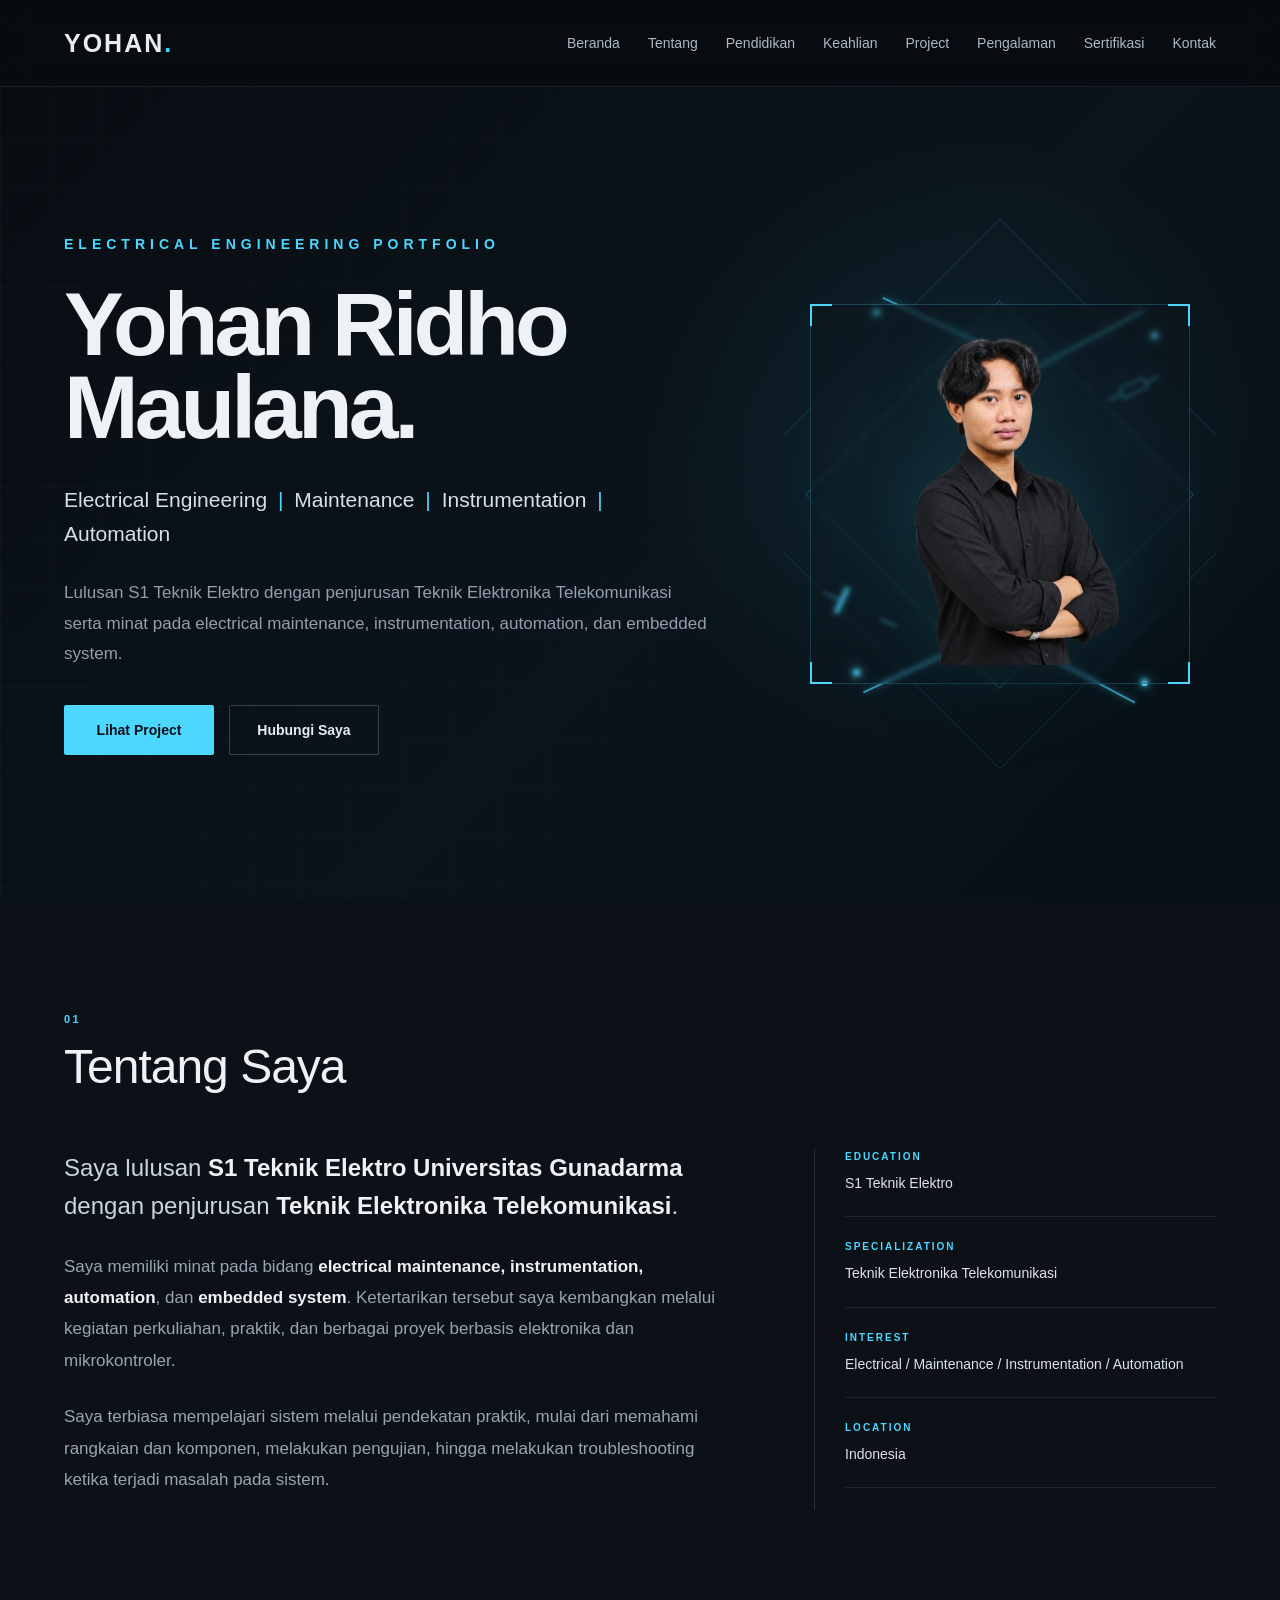
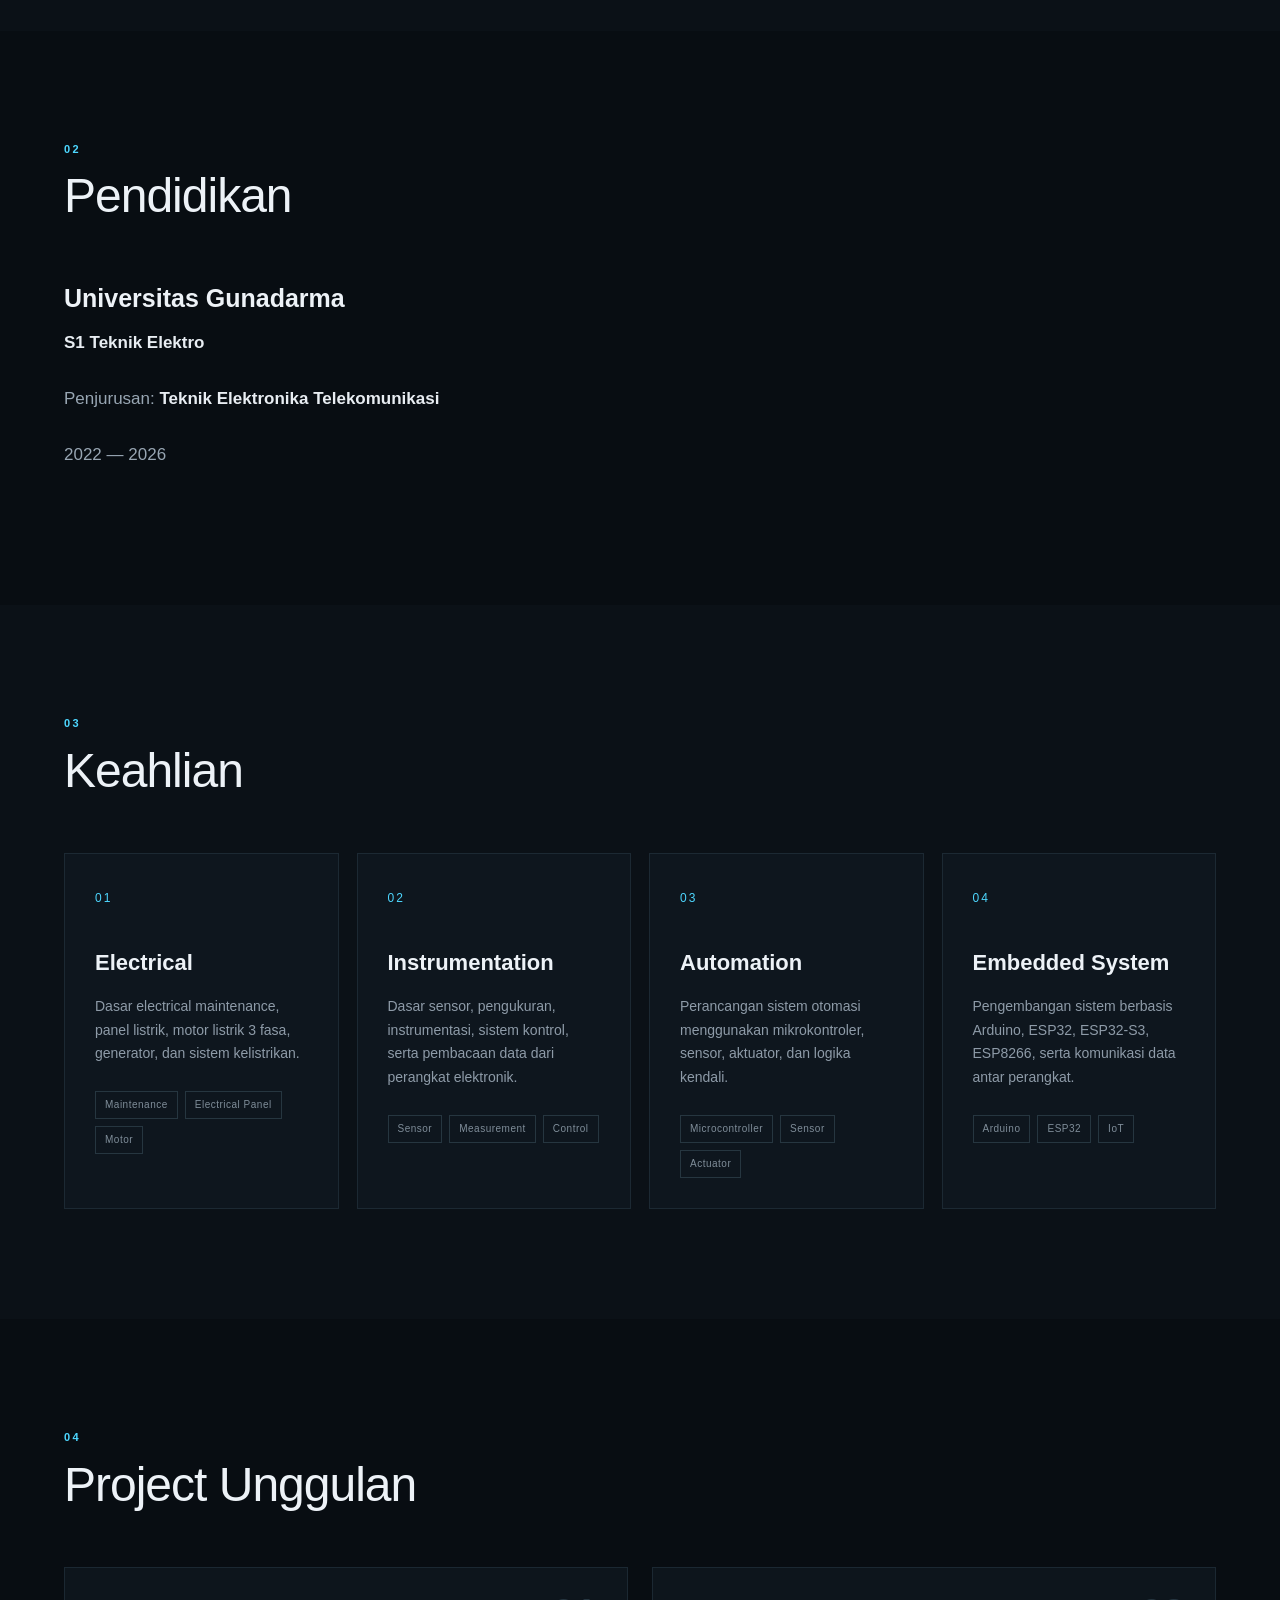
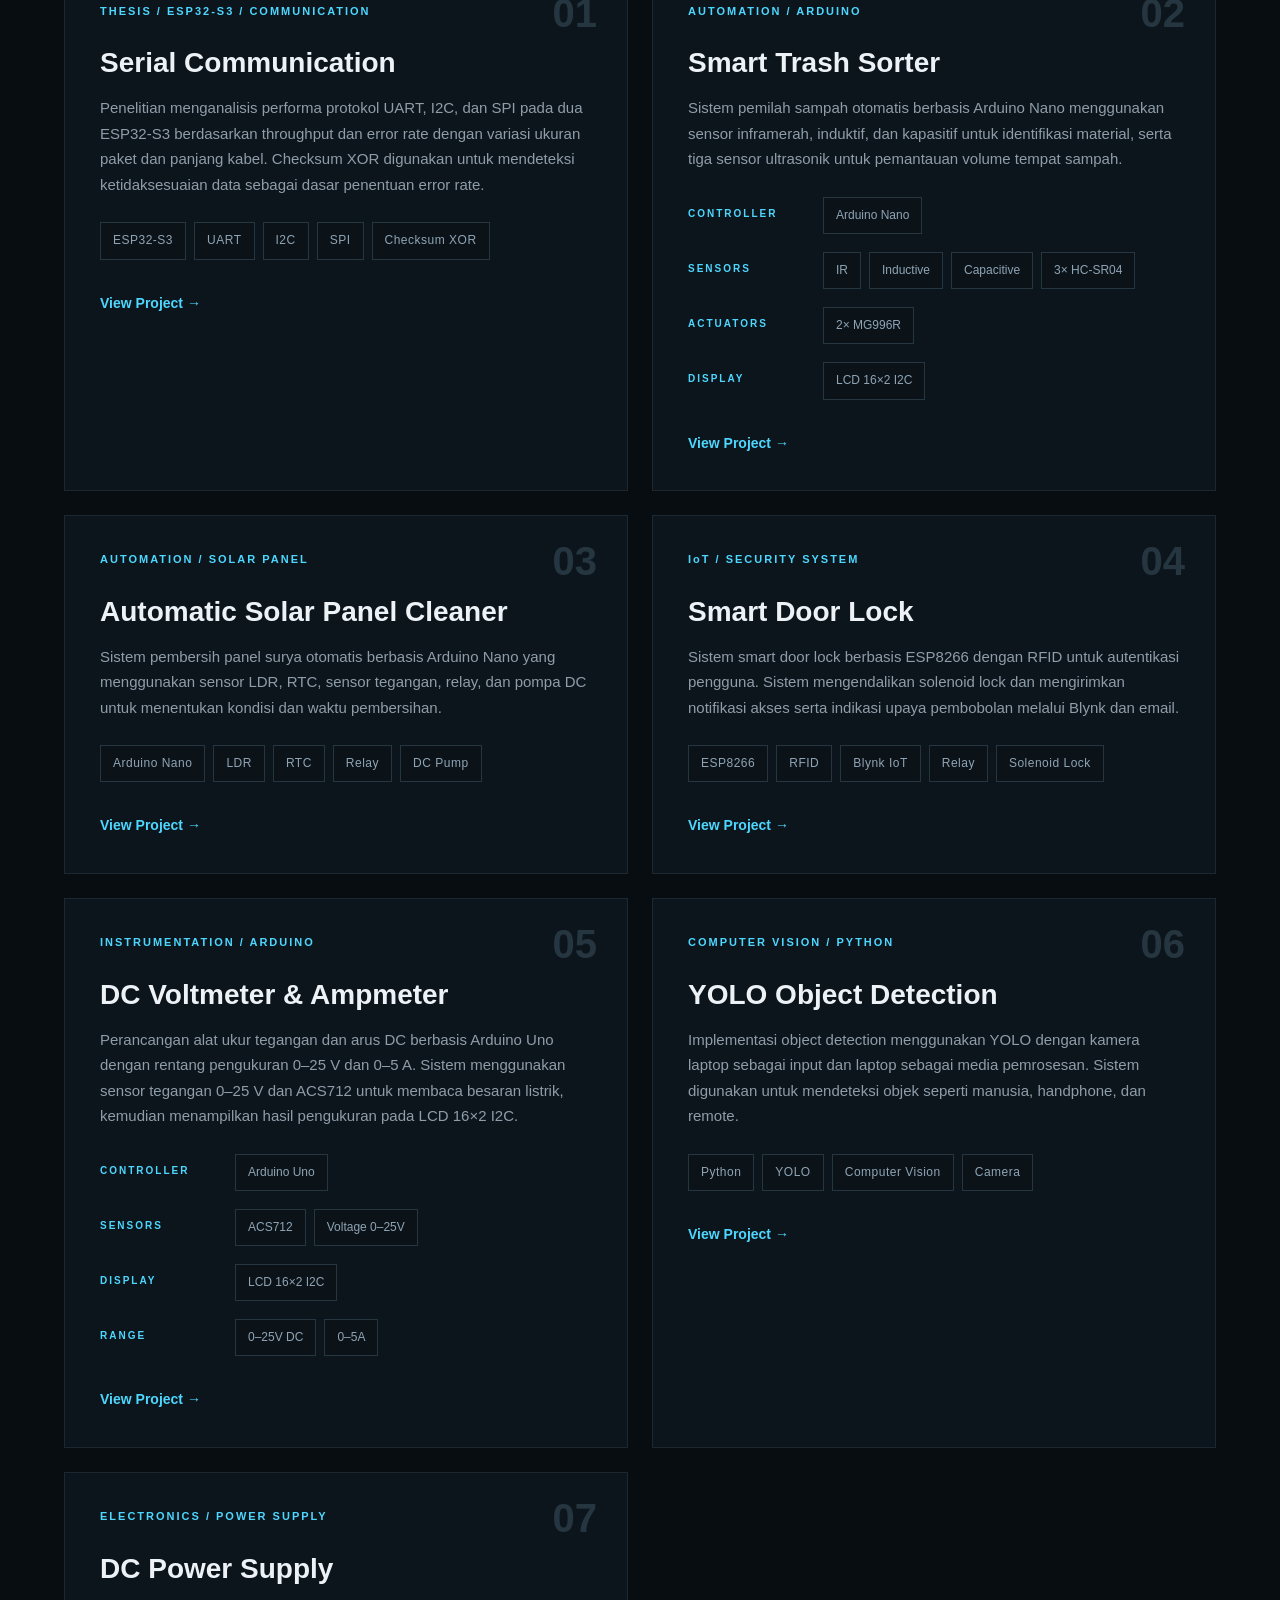
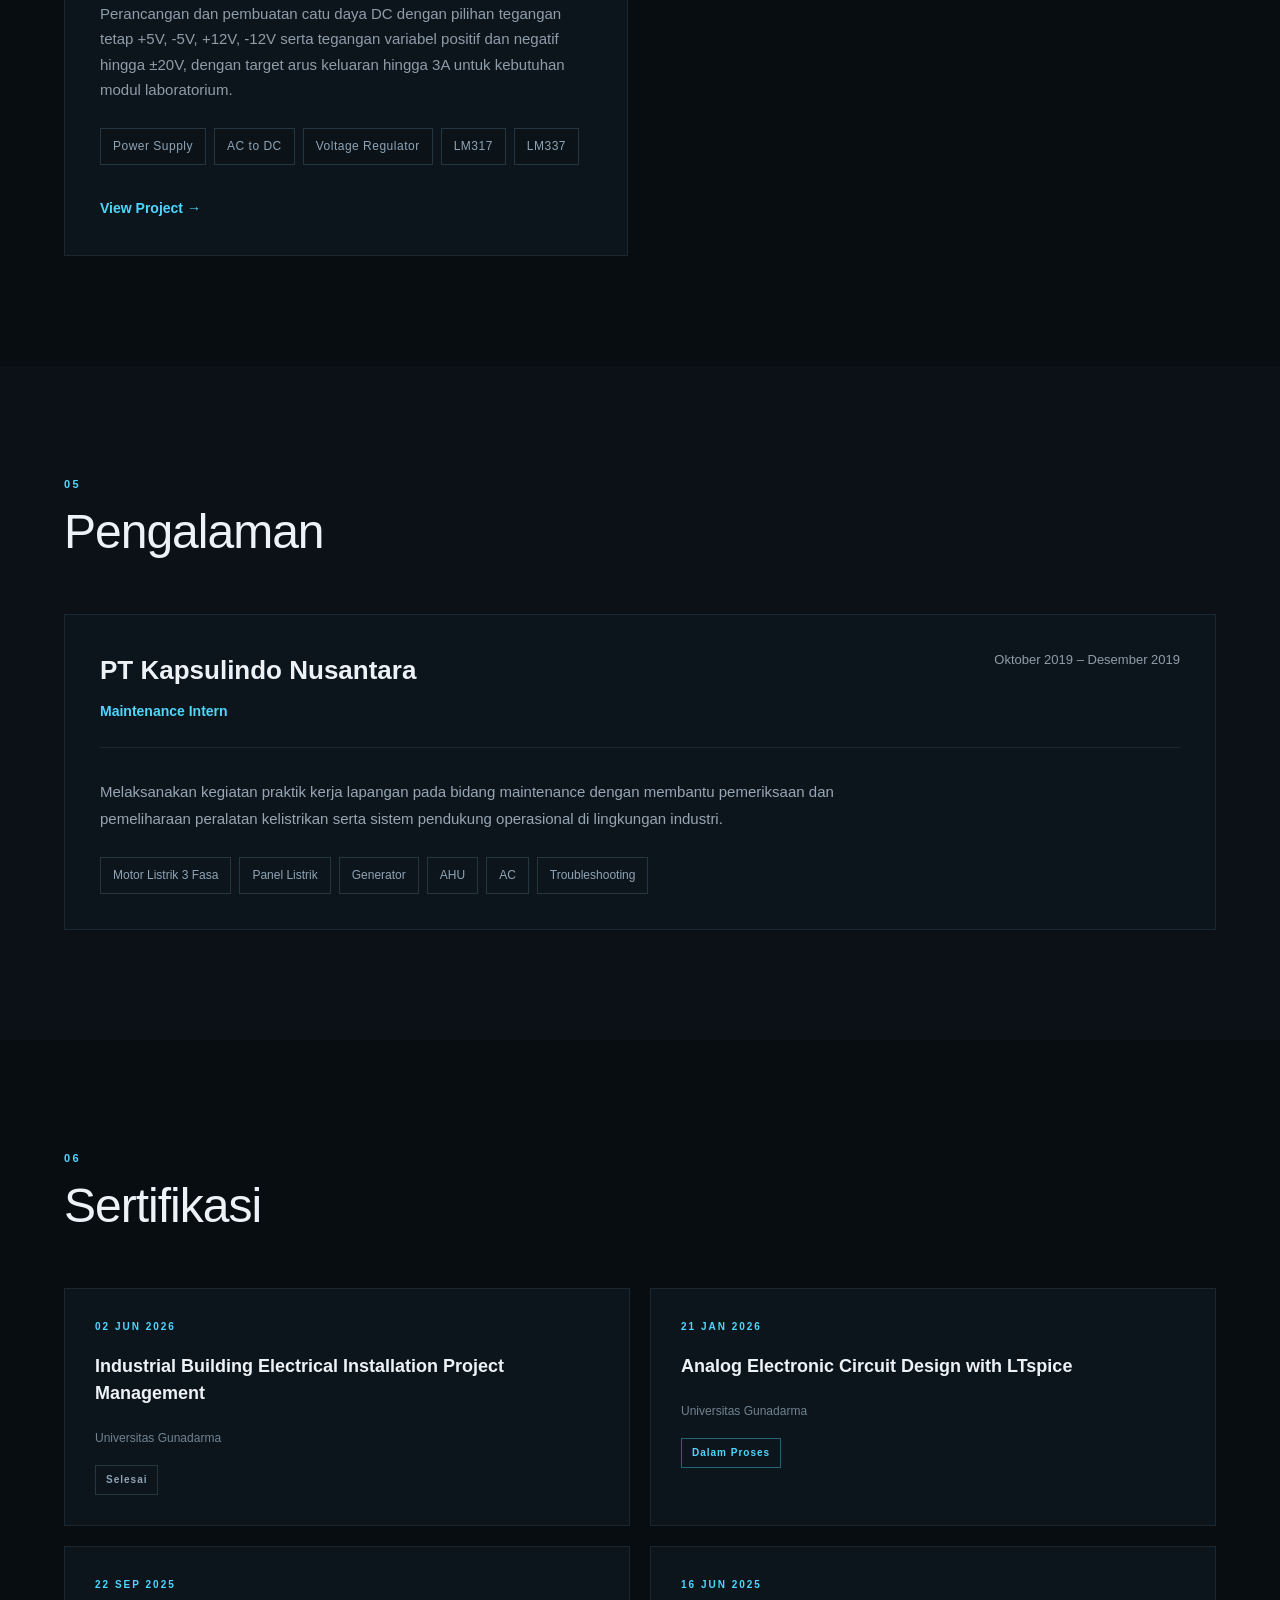
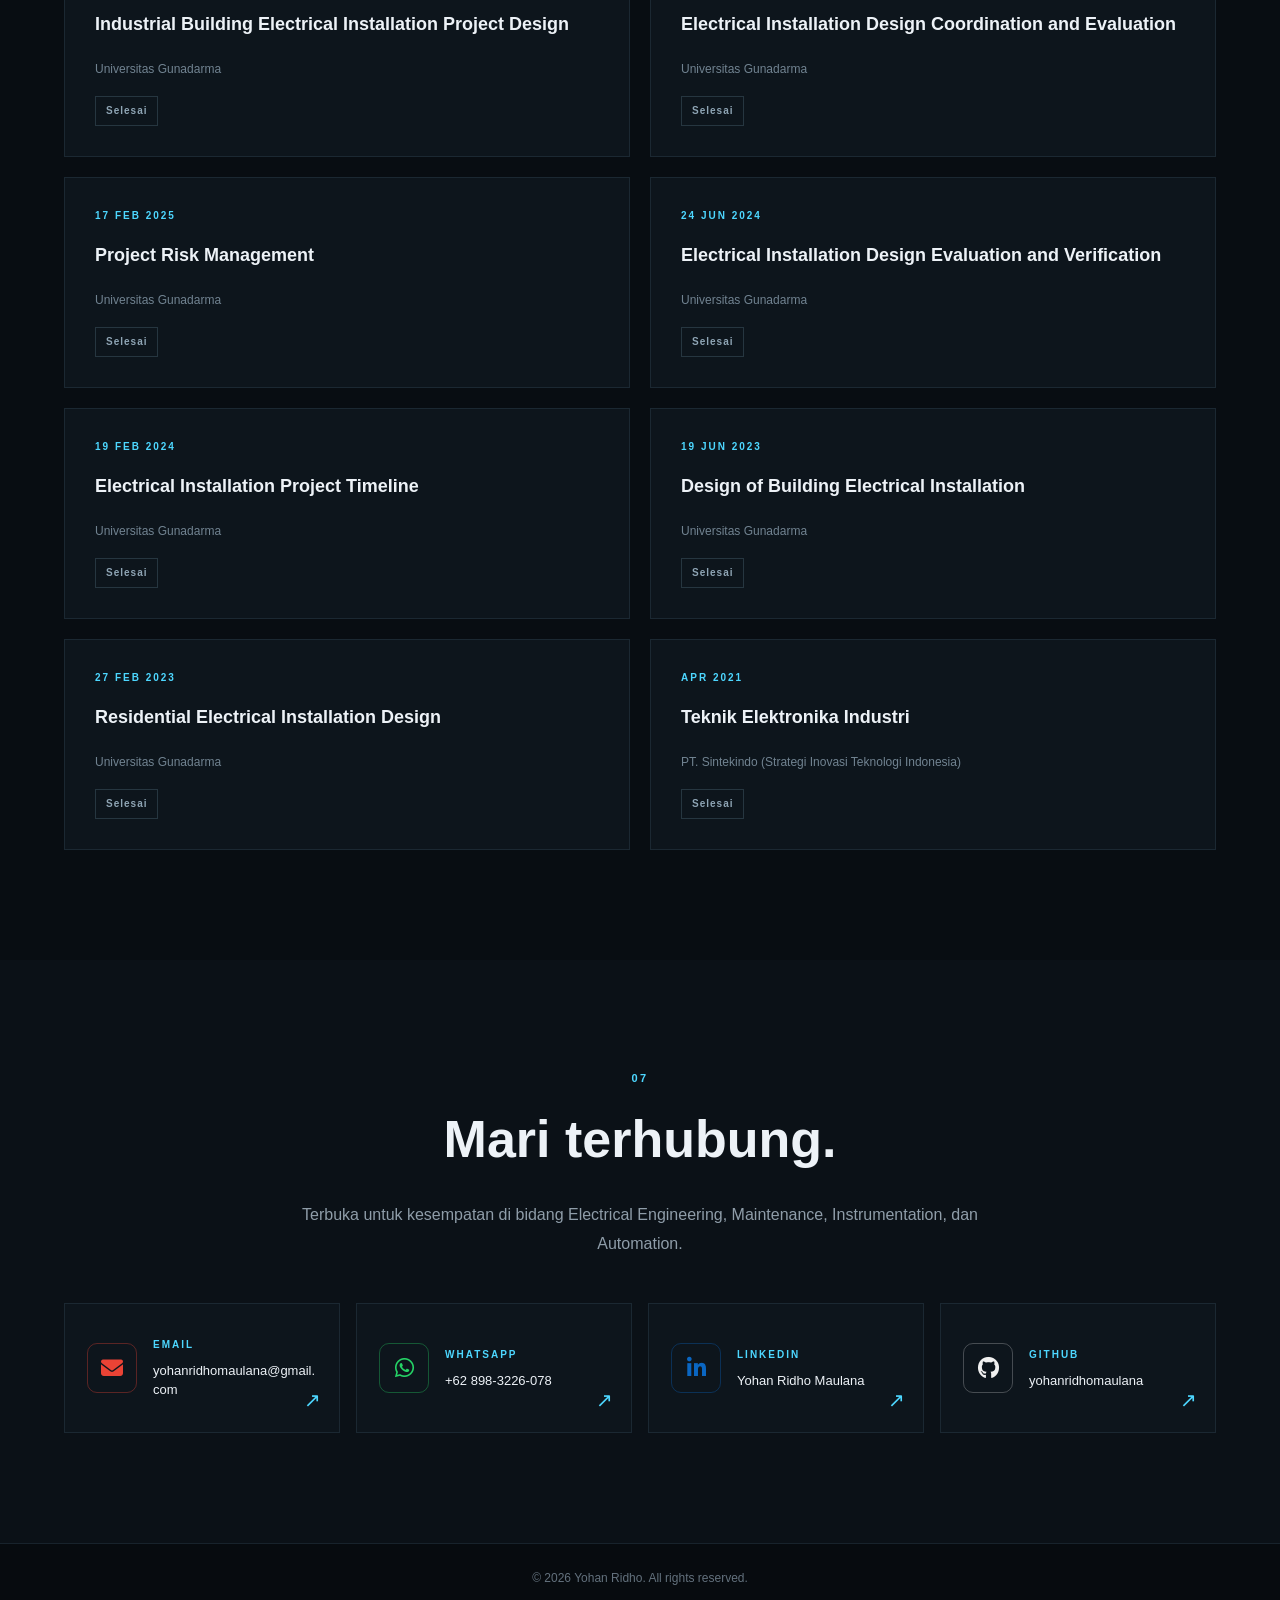
<file: index.html>
<!DOCTYPE html>
<html lang="id">

<head>
    <meta charset="UTF-8">
    <meta name="viewport" content="width=device-width, initial-scale=1.0">

    <title>Yohan Ridho Maulana | Electrical Engineering Portfolio</title>

    <link rel="stylesheet" href="style.css">
    <link
    rel="stylesheet"
    href="https://cdnjs.cloudflare.com/ajax/libs/font-awesome/6.7.2/css/all.min.css"
>
</head>


<body>

    <!-- =========================
         NAVBAR
    ========================== -->

    <header class="navbar">

        <div class="container nav-container">

            <a href="#home" class="logo">
                YOHAN<span>.</span>
            </a>

            <nav>
    <a href="#home">Beranda</a>
    <a href="#about">Tentang</a>
    <a href="#education">Pendidikan</a>
    <a href="#skills">Keahlian</a>
    <a href="#projects">Project</a>
    <a href="#experience">Pengalaman</a>
    <a href="#certifications">Sertifikasi</a>
    <a href="#contact">Kontak</a>
</nav>

        </div>

    </header>



    <!-- =========================
         MAIN
    ========================== -->

    <main>


        <!-- =========================
             HERO
        ========================== -->

        <section id="home" class="hero">

            <div class="container hero-content">


                <div class="hero-text">

                    <p class="eyebrow">
                        ELECTRICAL ENGINEERING PORTFOLIO
                    </p>


                    <h1>
                        Yohan Ridho Maulana.
                    </h1>


                    <h2>
                        Electrical Engineering
                        <span>|</span>
                        Maintenance
                        <span>|</span>
                        Instrumentation
                        <span>|</span>
                        Automation
                    </h2>


                    <p class="hero-description">
                        Lulusan S1 Teknik Elektro dengan penjurusan
                        Teknik Elektronika Telekomunikasi serta minat
                        pada electrical maintenance, instrumentation,
                        automation, dan embedded system.
                    </p>


                    <div class="hero-buttons">

                        <a href="#projects" class="btn btn-primary">
                            Lihat Project
                        </a>

                        <a href="#contact" class="btn btn-secondary">
                            Hubungi Saya
                        </a>

                    </div>

                </div>



 <!-- HERO VISUAL -->

<!-- HERO VISUAL -->

<div class="hero-visual">

<div class="electronic-bg">

    <!-- PCB FRAME -->
    <div class="pcb-frame frame-outer"></div>
    <div class="pcb-frame frame-inner"></div>

    <!-- CIRCUIT TRACES -->
    <div class="pcb-trace trace-1"></div>
    <div class="pcb-trace trace-2"></div>
    <div class="pcb-trace trace-3"></div>
    <div class="pcb-trace trace-4"></div>

    <!-- CONNECTION NODES -->
    <span class="pcb-node pcb-node-1"></span>
    <span class="pcb-node pcb-node-2"></span>
    <span class="pcb-node pcb-node-3"></span>
    <span class="pcb-node pcb-node-4"></span>

    <!-- ELECTRONIC COMPONENTS -->
    <div class="component resistor resistor-1">
        <span></span>
        <span></span>
        <span></span>
    </div>

    <div class="component capacitor capacitor-1">
        <span></span>
        <span></span>
    </div>

    <!-- CENTRAL GLOW -->
    <div class="electronic-glow"></div>

</div>

    <div class="profile-frame">

        <span class="frame-corner corner-tl"></span>
        <span class="frame-corner corner-tr"></span>
        <span class="frame-corner corner-bl"></span>
        <span class="frame-corner corner-br"></span>

        <img
            src="images/yohan-profile.png"
            alt="Yohan Ridho Maulana"
            class="profile-image"
        >

    </div>

</div>
            </div>

        </section>



        <!-- =========================
             ABOUT
        ========================== -->

<section id="about" class="section">

    <div class="container">

        <div class="section-heading">

            <p class="section-number">
                01
            </p>

            <h2>
                Tentang Saya
            </h2>

        </div>


        <div class="about-layout">


            <!-- BAGIAN UTAMA -->

            <div class="about-main">

                <p class="about-intro">
                    Saya lulusan
                    <strong>S1 Teknik Elektro
                    Universitas Gunadarma</strong>
                    dengan penjurusan
                    <strong>Teknik Elektronika Telekomunikasi</strong>.
                </p>


                <p>
                    Saya memiliki minat pada bidang
                    <strong>electrical maintenance,
                    instrumentation, automation</strong>,
                    dan <strong>embedded system</strong>.
                    Ketertarikan tersebut saya kembangkan
                    melalui kegiatan perkuliahan, praktik,
                    dan berbagai proyek berbasis elektronika
                    dan mikrokontroler.
                </p>


                <p>
                    Saya terbiasa mempelajari sistem melalui
                    pendekatan praktik, mulai dari memahami
                    rangkaian dan komponen, melakukan pengujian,
                    hingga melakukan troubleshooting ketika
                    terjadi masalah pada sistem.
                </p>

            </div>


            <!-- INFORMASI PROFIL -->

            <div class="about-profile">


                <div class="profile-line">

                    <span>
                        EDUCATION
                    </span>

                    <strong>
                        S1 Teknik Elektro
                    </strong>

                </div>


                <div class="profile-line">

                    <span>
                        SPECIALIZATION
                    </span>

                    <strong>
                        Teknik Elektronika Telekomunikasi
                    </strong>

                </div>


                <div class="profile-line">

                    <span>
                        INTEREST
                    </span>

                    <strong>
                        Electrical / Maintenance /
                        Instrumentation / Automation
                    </strong>

                </div>


                <div class="profile-line">

                    <span>
                        LOCATION
                    </span>

                    <strong>
                        Indonesia
                    </strong>

                </div>


            </div>


        </div>

    </div>

</section>



       <!-- =========================
     EDUCATION
========================== -->

<section id="education" class="section section-dark">

            <div class="container">

                <div class="section-heading">

                    <p class="section-number">
                        02
                    </p>

                    <h2>
                        Pendidikan
                    </h2>

                </div>


                <div class="about-content">

                    <h3>
                        Universitas Gunadarma
                    </h3>

                    <p>
                        <strong>
                            S1 Teknik Elektro
                        </strong>
                    </p>

                    <p>
                        Penjurusan:
                        <strong>
                            Teknik Elektronika Telekomunikasi
                        </strong>
                    </p>

                    <p>
                        2022 — 2026
                    </p>

                </div>

            </div>

        </section>



        <!-- =========================
             SKILLS
        ========================== -->

        
<section id="skills" class="section">

    <div class="container">

        <div class="section-heading">

            <p class="section-number">
                03
            </p>

            <h2>
                Keahlian
            </h2>

        </div>


        <div class="skills-grid">


            <div class="skill-card">

                <span>01</span>

                <h3>
                    Electrical
                </h3>

                <p>
                    Dasar electrical maintenance, panel listrik,
                    motor listrik 3 fasa, generator, dan sistem
                    kelistrikan.
                </p>

                <div class="skill-tags">

                    <small>
                        Maintenance
                    </small>

                    <small>
                        Electrical Panel
                    </small>

                    <small>
                        Motor
                    </small>

                </div>

            </div>



            <div class="skill-card">

                <span>02</span>

                <h3>
                    Instrumentation
                </h3>

                <p>
                    Dasar sensor, pengukuran, instrumentasi,
                    sistem kontrol, serta pembacaan data dari
                    perangkat elektronik.
                </p>

                <div class="skill-tags">

                    <small>
                        Sensor
                    </small>

                    <small>
                        Measurement
                    </small>

                    <small>
                        Control
                    </small>

                </div>

            </div>



            <div class="skill-card">

                <span>03</span>

                <h3>
                    Automation
                </h3>

                <p>
                    Perancangan sistem otomasi menggunakan
                    mikrokontroler, sensor, aktuator, dan
                    logika kendali.
                </p>

                <div class="skill-tags">

                    <small>
                        Microcontroller
                    </small>

                    <small>
                        Sensor
                    </small>

                    <small>
                        Actuator
                    </small>

                </div>

            </div>



            <div class="skill-card">

                <span>04</span>

                <h3>
                    Embedded System
                </h3>

                <p>
                    Pengembangan sistem berbasis Arduino,
                    ESP32, ESP32-S3, ESP8266, serta komunikasi
                    data antar perangkat.
                </p>

                <div class="skill-tags">

                    <small>
                        Arduino
                    </small>

                    <small>
                        ESP32
                    </small>

                    <small>
                        IoT
                    </small>

                </div>

            </div>


        </div>

    </div>

</section>


        <!-- =========================
             PROJECTS
        ========================== -->

 <section id="projects" class="section section-dark">

    <div class="container">

        <div class="section-heading">

            <p class="section-number">
                04
            </p>

            <h2>
                Project Unggulan
            </h2>

        </div>


        <div class="project-grid">


            <!-- PROJECT 01 -->
            <article class="project-card">

                <div class="project-number">
                    01
                </div>

                <p class="project-category">
                    THESIS / ESP32-S3 / COMMUNICATION
                </p>

                <h3>
                    Serial Communication
                </h3>

                <p>
                    Penelitian menganalisis performa protokol
                    UART, I2C, dan SPI pada dua ESP32-S3
                    berdasarkan throughput dan error rate
                    dengan variasi ukuran paket dan panjang
                    kabel. Checksum XOR digunakan untuk
                    mendeteksi ketidaksesuaian data sebagai
                    dasar penentuan error rate.
                </p>

                <div class="project-tags">
                    <span>ESP32-S3</span>
                    <span>UART</span>
                    <span>I2C</span>
                    <span>SPI</span>
                    <span>Checksum XOR</span>
                </div>

                <a href="project-01.html">
                    View Project →
                </a>

            </article>


<!-- PROJECT 02 -->
<article class="project-card">

    <div class="project-number">
        02
    </div>

    <p class="project-category">
        AUTOMATION / ARDUINO
    </p>

    <h3>
        Smart Trash Sorter
    </h3>

    <p>
        Sistem pemilah sampah otomatis berbasis Arduino Nano
        menggunakan sensor inframerah, induktif, dan kapasitif
        untuk identifikasi material, serta tiga sensor
        ultrasonik untuk pemantauan volume tempat sampah.
    </p>


    <div class="project-specs">

        <div class="project-spec">

            <span class="spec-label">
                CONTROLLER
            </span>

            <div class="spec-tags">
                <span>Arduino Nano</span>
            </div>

        </div>


        <div class="project-spec">

            <span class="spec-label">
                SENSORS
            </span>

            <div class="spec-tags">
                <span>IR</span>
                <span>Inductive</span>
                <span>Capacitive</span>
                <span>3× HC-SR04</span>
            </div>

        </div>


        <div class="project-spec">

            <span class="spec-label">
                ACTUATORS
            </span>

            <div class="spec-tags">
                <span>2× MG996R</span>
            </div>

        </div>


        <div class="project-spec">

            <span class="spec-label">
                DISPLAY
            </span>

            <div class="spec-tags">
                <span>LCD 16×2 I2C</span>
            </div>

        </div>

    </div>


    <a href="project-02.html">
        View Project →
    </a>

</article>

            <!-- PROJECT 03 -->
            <article class="project-card">

                <div class="project-number">
                    03
                </div>

                <p class="project-category">
                    AUTOMATION / SOLAR PANEL
                </p>

                <h3>
                    Automatic Solar Panel Cleaner
                </h3>

                <p>
                    Sistem pembersih panel surya otomatis
                    berbasis Arduino Nano yang menggunakan
                    sensor LDR, RTC, sensor tegangan, relay,
                    dan pompa DC untuk menentukan kondisi
                    dan waktu pembersihan.
                </p>

                <div class="project-tags">
                    <span>Arduino Nano</span>
                    <span>LDR</span>
                    <span>RTC</span>
                    <span>Relay</span>
                    <span>DC Pump</span>
                </div>

                <a href="project-03.html">
                    View Project →
                </a>

            </article>


            <!-- PROJECT 04 -->
            <article class="project-card">

                <div class="project-number">
                    04
                </div>

                <p class="project-category">
                    IoT / SECURITY SYSTEM
                </p>

                <h3>
                    Smart Door Lock
                </h3>

                <p>
                    Sistem smart door lock berbasis ESP8266
                    dengan RFID untuk autentikasi pengguna.
                    Sistem mengendalikan solenoid lock dan
                    mengirimkan notifikasi akses serta
                    indikasi upaya pembobolan melalui Blynk
                    dan email.
                </p>

                <div class="project-tags">
                    <span>ESP8266</span>
        <span>RFID</span>
        <span>Blynk IoT</span>
        <span>Relay</span>
        <span>Solenoid Lock</span>
                </div>

                <a href="project-04.html">
                    View Project →
                </a>

            </article>

<!-- PROJECT 05 -->
<article class="project-card">

    <div class="project-number">
        05
    </div>

    <p class="project-category">
        INSTRUMENTATION / ARDUINO
    </p>

    <h3>
        DC Voltmeter & Ampmeter
    </h3>

    <p>
        Perancangan alat ukur tegangan dan arus DC berbasis
        Arduino Uno dengan rentang pengukuran 0–25 V dan
        0–5 A. Sistem menggunakan sensor tegangan 0–25 V
        dan ACS712 untuk membaca besaran listrik, kemudian
        menampilkan hasil pengukuran pada LCD 16×2 I2C.
    </p>


    <div class="project-specs">

        <!-- CONTROLLER -->
        <div class="project-spec">

            <span class="spec-label">
                CONTROLLER
            </span>

            <div class="spec-tags">
                <span>Arduino Uno</span>
            </div>

        </div>


        <!-- SENSORS -->
        <div class="project-spec">

            <span class="spec-label">
                SENSORS
            </span>

            <div class="spec-tags">
                <span>ACS712</span>
                <span>Voltage 0–25V</span>
            </div>

        </div>


        <!-- DISPLAY -->
        <div class="project-spec">

            <span class="spec-label">
                DISPLAY
            </span>

            <div class="spec-tags">
                <span>LCD 16×2 I2C</span>
            </div>

        </div>


        <!-- RANGE -->
        <div class="project-spec">

            <span class="spec-label">
                RANGE
            </span>

            <div class="spec-tags">
                <span>0–25V DC</span>
                <span>0–5A</span>
            </div>

        </div>

    </div>
    <!-- END PROJECT SPECS -->


    <a href="project-05.html">
        View Project →
    </a>

</article>
<!-- END PROJECT 05 -->

<!-- PROJECT 06 -->
<article class="project-card">

    <div class="project-number">
        06
    </div>

    <p class="project-category">
        COMPUTER VISION / PYTHON
    </p>

    <h3>
        YOLO Object Detection
    </h3>

    <p>
        Implementasi object detection menggunakan
        YOLO dengan kamera laptop sebagai input
        dan laptop sebagai media pemrosesan.
        Sistem digunakan untuk mendeteksi objek
        seperti manusia, handphone, dan remote.
    </p>

    <div class="project-tags">

        <span>Python</span>
        <span>YOLO</span>
        <span>Computer Vision</span>
        <span>Camera</span>

    </div>

    <a href="project-06.html">
        View Project →
    </a>

</article>
<!-- PROJECT 07 -->
<article class="project-card">

    <div class="project-number">
        07
    </div>

    <p class="project-category">
        ELECTRONICS / POWER SUPPLY
    </p>

    <h3>
        DC Power Supply
    </h3>

    <p>
        Perancangan dan pembuatan catu daya DC dengan pilihan
        tegangan tetap +5V, -5V, +12V, -12V serta tegangan
        variabel positif dan negatif hingga ±20V, dengan
        target arus keluaran hingga 3A untuk kebutuhan
        modul laboratorium.
    </p>

    <div class="project-tags">
        <span>Power Supply</span>
        <span>AC to DC</span>
        <span>Voltage Regulator</span>
        <span>LM317</span>
        <span>LM337</span>
    </div>

    <a href="project-07.html">
        View Project →
    </a>

</article>
        </div>
        <!-- END PROJECT GRID -->

    </div>
    <!-- END CONTAINER -->

</section>
<!-- END PROJECT SECTION -->


   <!-- =========================
     EXPERIENCE
========================== -->

<section id="experience" class="section">

    <div class="container">

        <div class="section-heading">

            <p class="section-number">
                05
            </p>

            <h2>
                Pengalaman
            </h2>

        </div>


        <div class="experience-card">

            <div class="experience-header">

                <div>

                    <h3>
                        PT Kapsulindo Nusantara
                    </h3>

                    <p class="experience-role">
                        Maintenance Intern
                    </p>

                </div>

                <p class="experience-date">
                    Oktober 2019 – Desember 2019
                </p>

            </div>


            <div class="experience-content">

                <p>
                    Melaksanakan kegiatan praktik kerja lapangan
                    pada bidang maintenance dengan membantu
                    pemeriksaan dan pemeliharaan peralatan
                    kelistrikan serta sistem pendukung operasional
                    di lingkungan industri.
                </p>

                <div class="experience-tags">

                    <span>Motor Listrik 3 Fasa</span>
                    <span>Panel Listrik</span>
                    <span>Generator</span>
                    <span>AHU</span>
                    <span>AC</span>
                    <span>Troubleshooting</span>

                </div>

            </div>

        </div>

    </div>

</section>


<!-- =========================
     CERTIFICATIONS
========================== -->

<section id="certifications" class="section section-dark">

    <div class="container">

        <div class="section-heading">

            <p class="section-number">
                06
            </p>

            <h2>
                Sertifikasi
            </h2>

        </div>


        <div class="certification-grid">


            <!-- CERTIFICATE 01 -->
            <article class="certification-card">

                <span class="certification-date">
                    02 JUN 2026
                </span>

                <h3>
                    Industrial Building Electrical
                    Installation Project Management
                </h3>

                <p class="certification-issuer">
                    Universitas Gunadarma
                </p>

                <p class="certification-status completed">
                    Selesai
                </p>

            </article>


            <!-- CERTIFICATE 02 -->
            <article class="certification-card">

                <span class="certification-date">
                    21 JAN 2026
                </span>

                <h3>
                    Analog Electronic Circuit Design
                    with LTspice
                </h3>

                <p class="certification-issuer">
                    Universitas Gunadarma
                </p>

                <p class="certification-status process">
                    Dalam Proses
                </p>

            </article>


            <!-- CERTIFICATE 03 -->
            <article class="certification-card">

                <span class="certification-date">
                    22 SEP 2025
                </span>

                <h3>
                    Industrial Building Electrical
                    Installation Project Design
                </h3>

                <p class="certification-issuer">
                    Universitas Gunadarma
                </p>

                <p class="certification-status completed">
                    Selesai
                </p>

            </article>


            <!-- CERTIFICATE 04 -->
            <article class="certification-card">

                <span class="certification-date">
                    16 JUN 2025
                </span>

                <h3>
                    Electrical Installation Design
                    Coordination and Evaluation
                </h3>

                <p class="certification-issuer">
                    Universitas Gunadarma
                </p>

                <p class="certification-status completed">
                    Selesai
                </p>

            </article>


            <!-- CERTIFICATE 05 -->
            <article class="certification-card">

                <span class="certification-date">
                    17 FEB 2025
                </span>

                <h3>
                    Project Risk Management
                </h3>

                <p class="certification-issuer">
                    Universitas Gunadarma
                </p>

                <p class="certification-status completed">
                    Selesai
                </p>

            </article>


            <!-- CERTIFICATE 06 -->
            <article class="certification-card">

                <span class="certification-date">
                    24 JUN 2024
                </span>

                <h3>
                    Electrical Installation Design
                    Evaluation and Verification
                </h3>

                <p class="certification-issuer">
                    Universitas Gunadarma
                </p>

                <p class="certification-status completed">
                    Selesai
                </p>

            </article>


            <!-- CERTIFICATE 07 -->
            <article class="certification-card">

                <span class="certification-date">
                    19 FEB 2024
                </span>

                <h3>
                    Electrical Installation Project
                    Timeline
                </h3>

                <p class="certification-issuer">
                    Universitas Gunadarma
                </p>

                <p class="certification-status completed">
                    Selesai
                </p>

            </article>


            <!-- CERTIFICATE 08 -->
            <article class="certification-card">

                <span class="certification-date">
                    19 JUN 2023
                </span>

                <h3>
                    Design of Building Electrical
                    Installation
                </h3>

                <p class="certification-issuer">
                    Universitas Gunadarma
                </p>

                <p class="certification-status completed">
                    Selesai
                </p>

            </article>


            <!-- CERTIFICATE 09 -->
            <article class="certification-card">

                <span class="certification-date">
                    27 FEB 2023
                </span>

                <h3>
                    Residential Electrical
                    Installation Design
                </h3>

                <p class="certification-issuer">
                    Universitas Gunadarma
                </p>

                <p class="certification-status completed">
                    Selesai
                </p>

            </article>


            <!-- CERTIFICATE 10 -->
            <article class="certification-card">

                <span class="certification-date">
                    APR 2021
                </span>

                <h3>
                    Teknik Elektronika Industri
                </h3>

                <p class="certification-issuer">
                    PT. Sintekindo
                    (Strategi Inovasi Teknologi Indonesia)
                </p>

                <p class="certification-status completed">
                    Selesai
                </p>

            </article>


        </div>

    </div>

</section>



 <!-- =========================
     CONTACT
========================== -->

<section id="contact" class="section contact-section">

    <div class="container contact-content">

        <p class="section-number">
            07
        </p>

        <h2>
            Mari terhubung.
        </h2>

        <p>
            Terbuka untuk kesempatan di bidang
            Electrical Engineering, Maintenance,
            Instrumentation, dan Automation.
        </p>

        <div class="contact-links">

            <!-- EMAIL -->
            <a
                href="mailto:yohanridhomaulana@gmail.com"
                class="contact-item"
            >

                <div class="contact-icon email-icon">
                    <i class="fa-solid fa-envelope"></i>
                </div>

                <div class="contact-info">

                    <span class="contact-label">
                        Email
                    </span>

                    <span class="contact-value">
                        yohanridhomaulana@gmail.com
                    </span>

                </div>

                <span class="contact-arrow">
                    ↗
                </span>

            </a>


            <!-- WHATSAPP -->
            <a
                href="https://wa.me/628983226078"
                target="_blank"
                rel="noopener noreferrer"
                class="contact-item"
            >

                <div class="contact-icon whatsapp-icon">
                    <i class="fa-brands fa-whatsapp"></i>
                </div>

                <div class="contact-info">

                    <span class="contact-label">
                        WhatsApp
                    </span>

                    <span class="contact-value">
                        +62 898-3226-078
                    </span>

                </div>

                <span class="contact-arrow">
                    ↗
                </span>

            </a>


            <!-- LINKEDIN -->
            <a
                href="https://www.linkedin.com/in/yohan-ridho-maulana-76b35a427/"
                target="_blank"
                rel="noopener noreferrer"
                class="contact-item"
            >

                <div class="contact-icon linkedin-icon">
                    <i class="fa-brands fa-linkedin-in"></i>
                </div>

                <div class="contact-info">

                    <span class="contact-label">
                        LinkedIn
                    </span>

                    <span class="contact-value">
                        Yohan Ridho Maulana
                    </span>

                </div>

                <span class="contact-arrow">
                    ↗
                </span>

            </a>


            <!-- GITHUB -->
            <a
                href="https://github.com/yohanridhomaulana"
                target="_blank"
                rel="noopener noreferrer"
                class="contact-item"
            >

                <div class="contact-icon github-icon">
                    <i class="fa-brands fa-github"></i>
                </div>

                <div class="contact-info">

                    <span class="contact-label">
                        GitHub
                    </span>

                    <span class="contact-value">
                        yohanridhomaulana
                    </span>

                </div>

                <span class="contact-arrow">
                    ↗
                </span>

            </a>

        </div>

    </div>

</section>



    <!-- =========================
         FOOTER
    ========================== -->

    <footer>

        <div class="container">

            <p>
                © 2026 Yohan Ridho. All rights reserved.
            </p>

        </div>

    </footer>


</body>

</html>
</file>
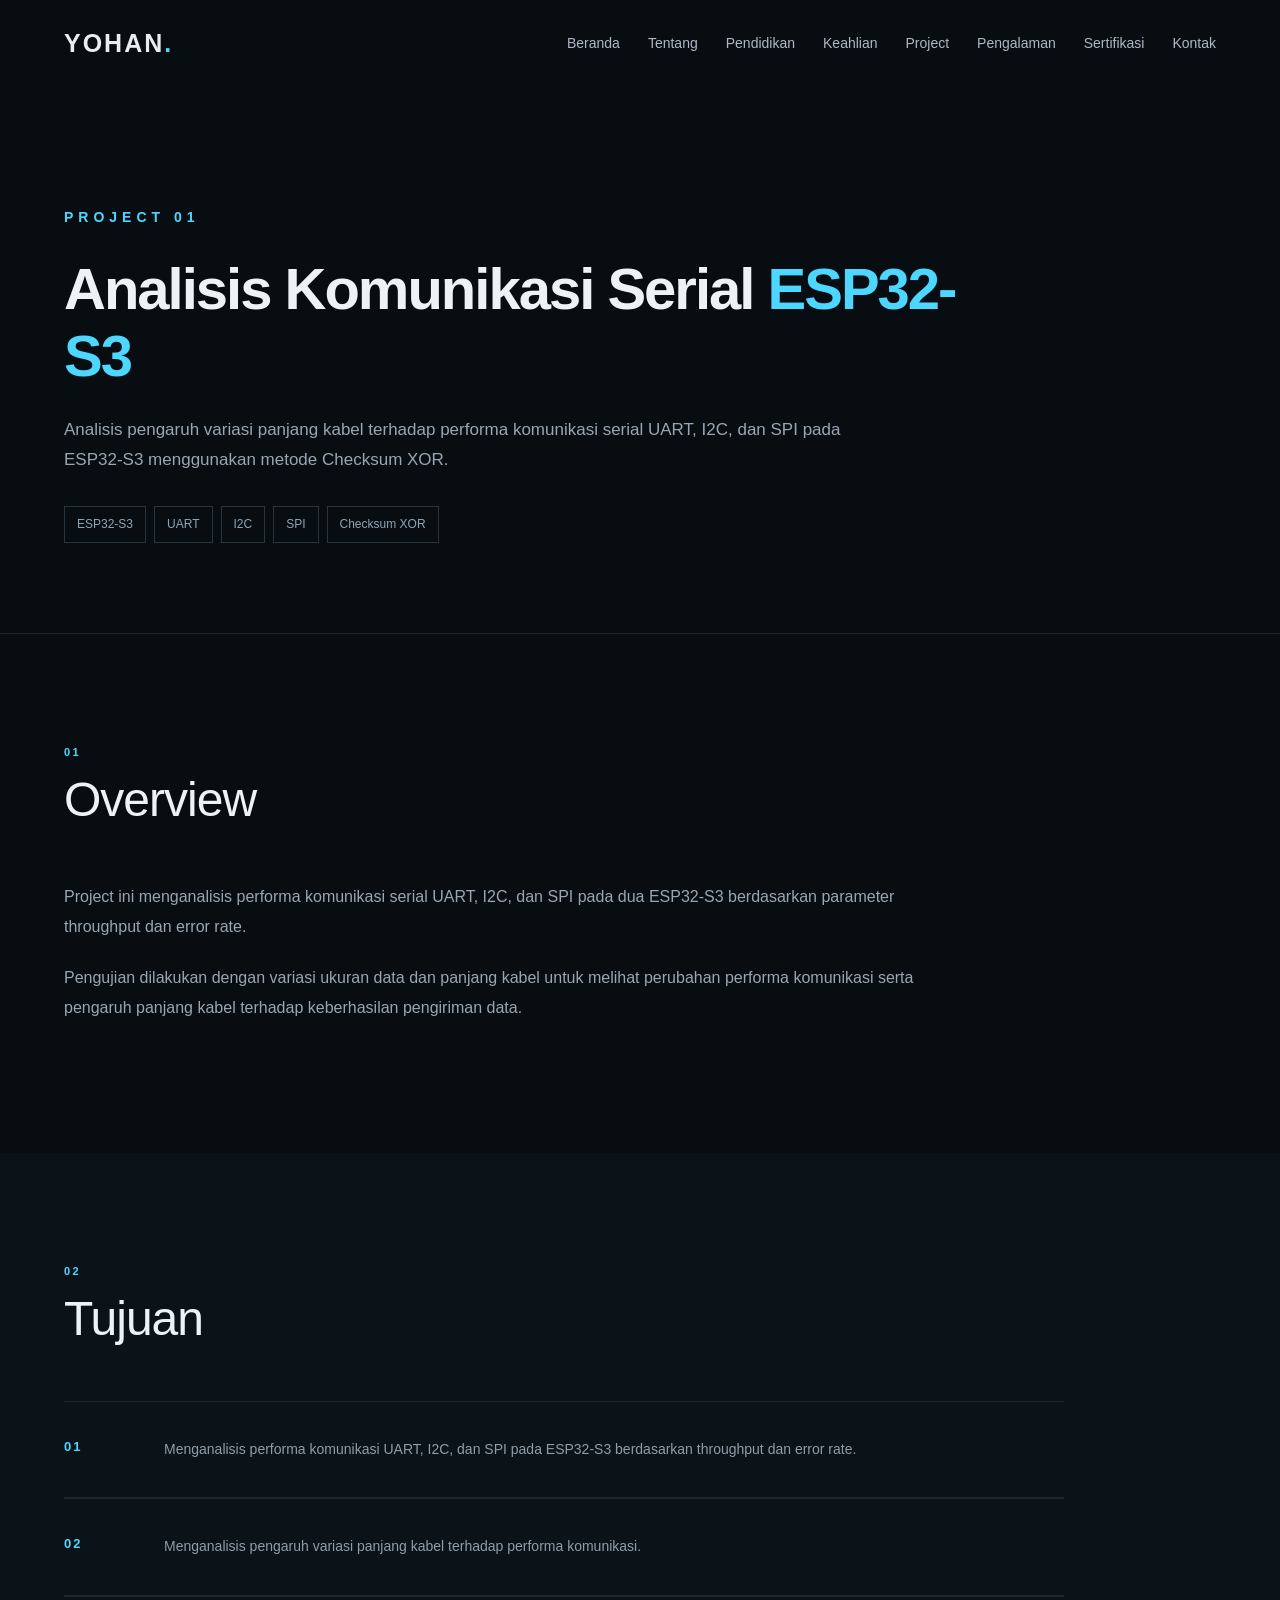
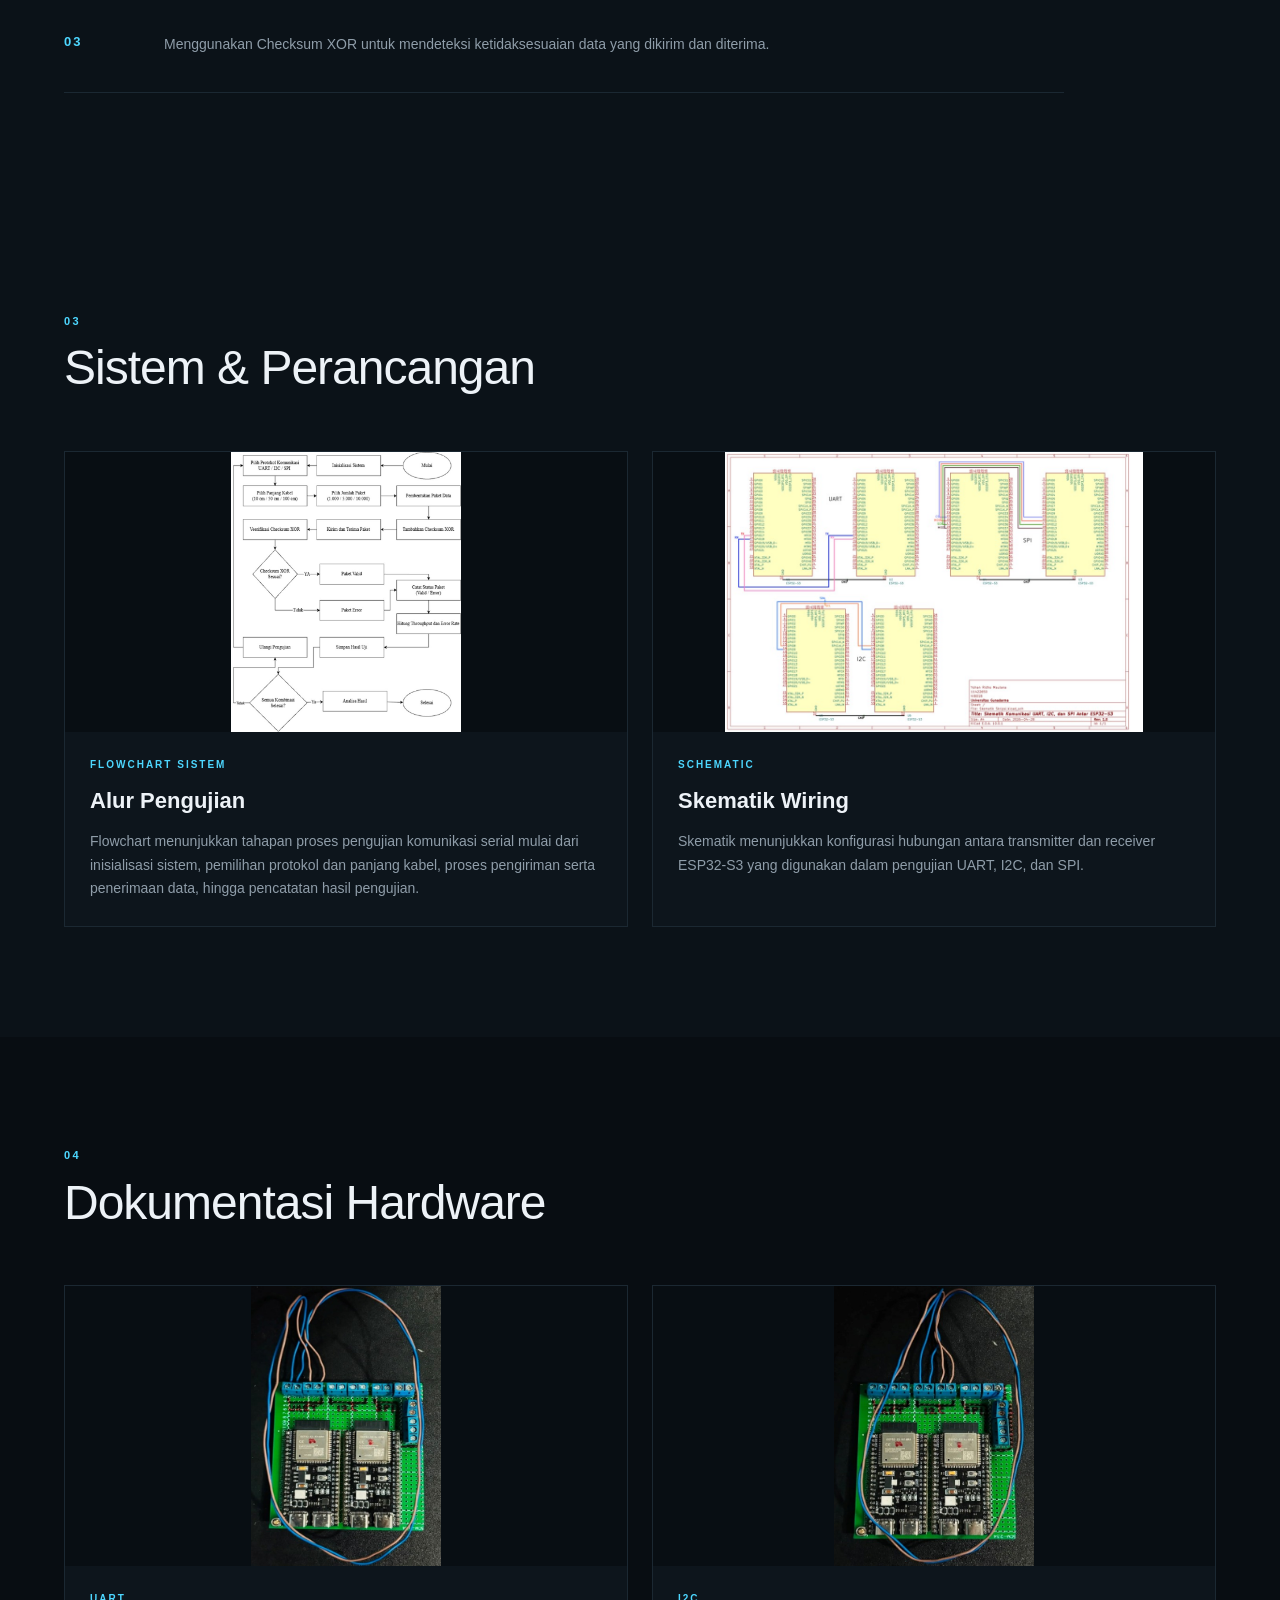
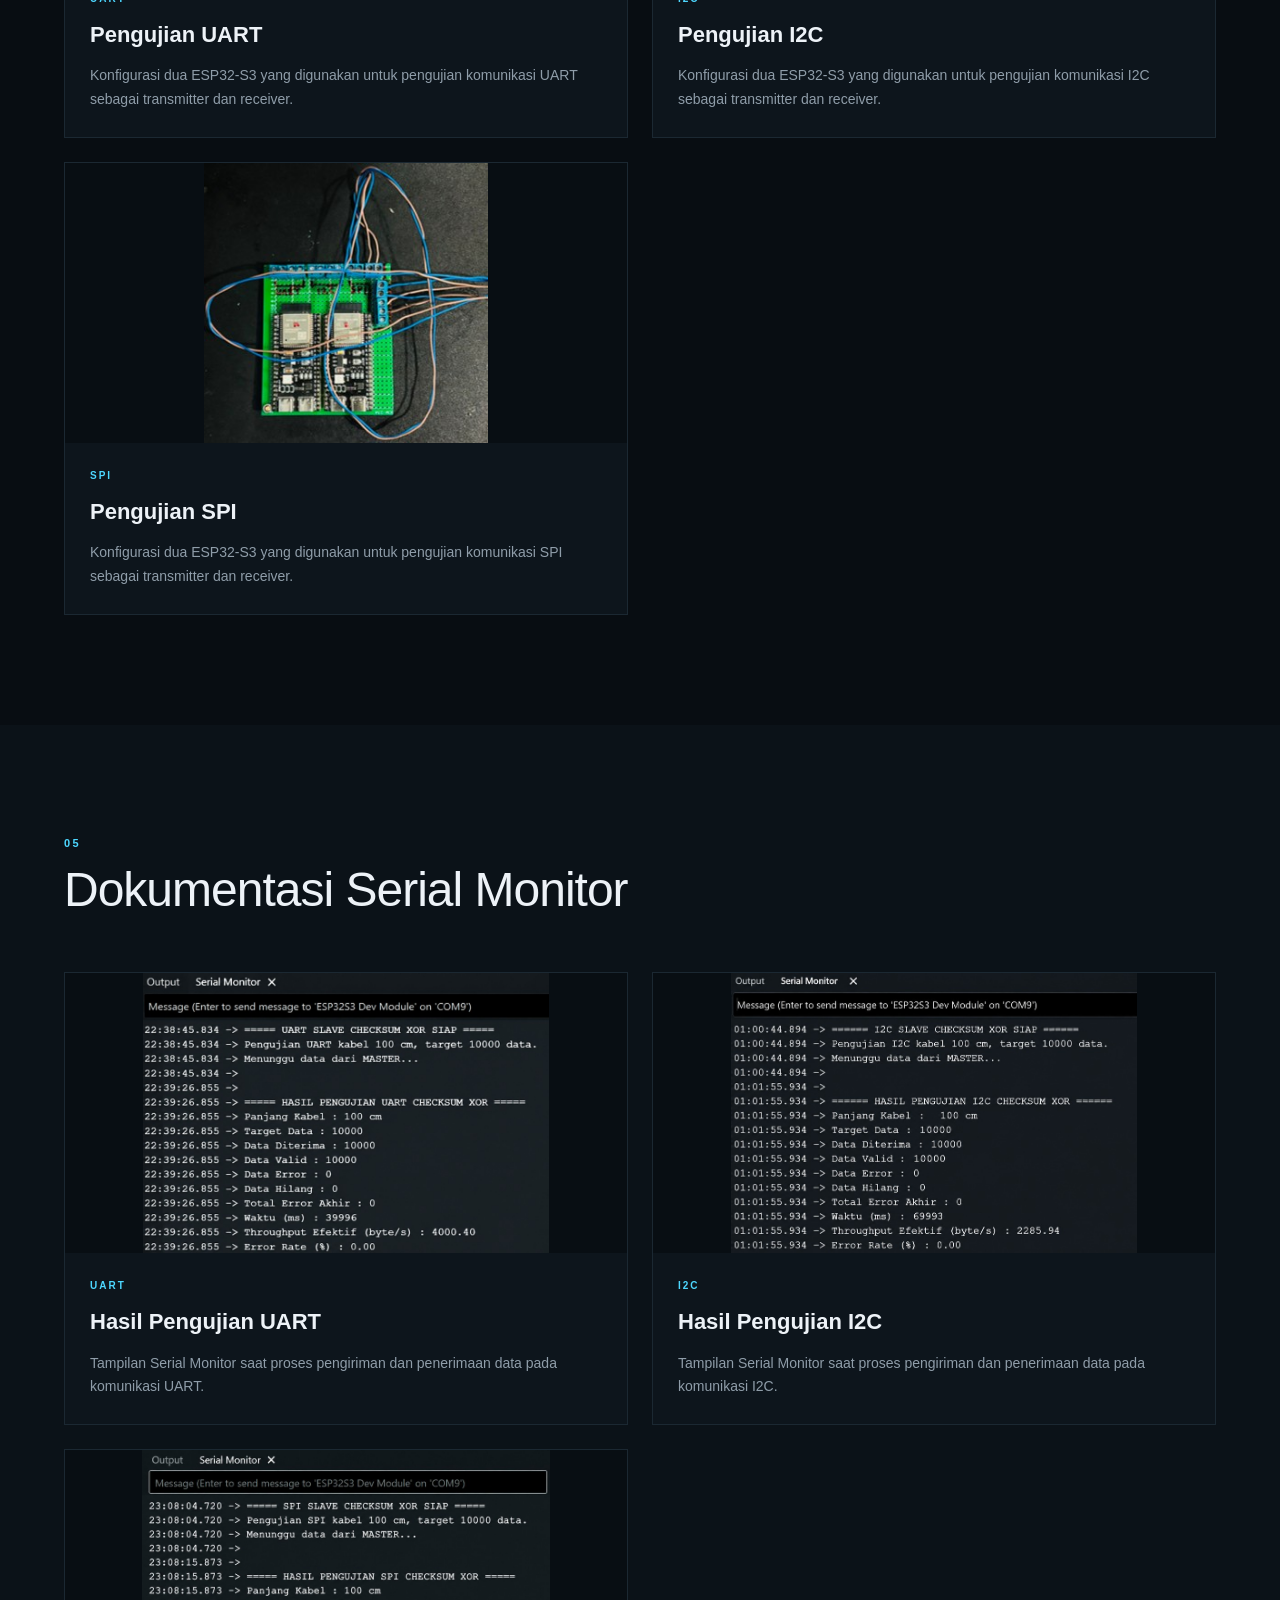
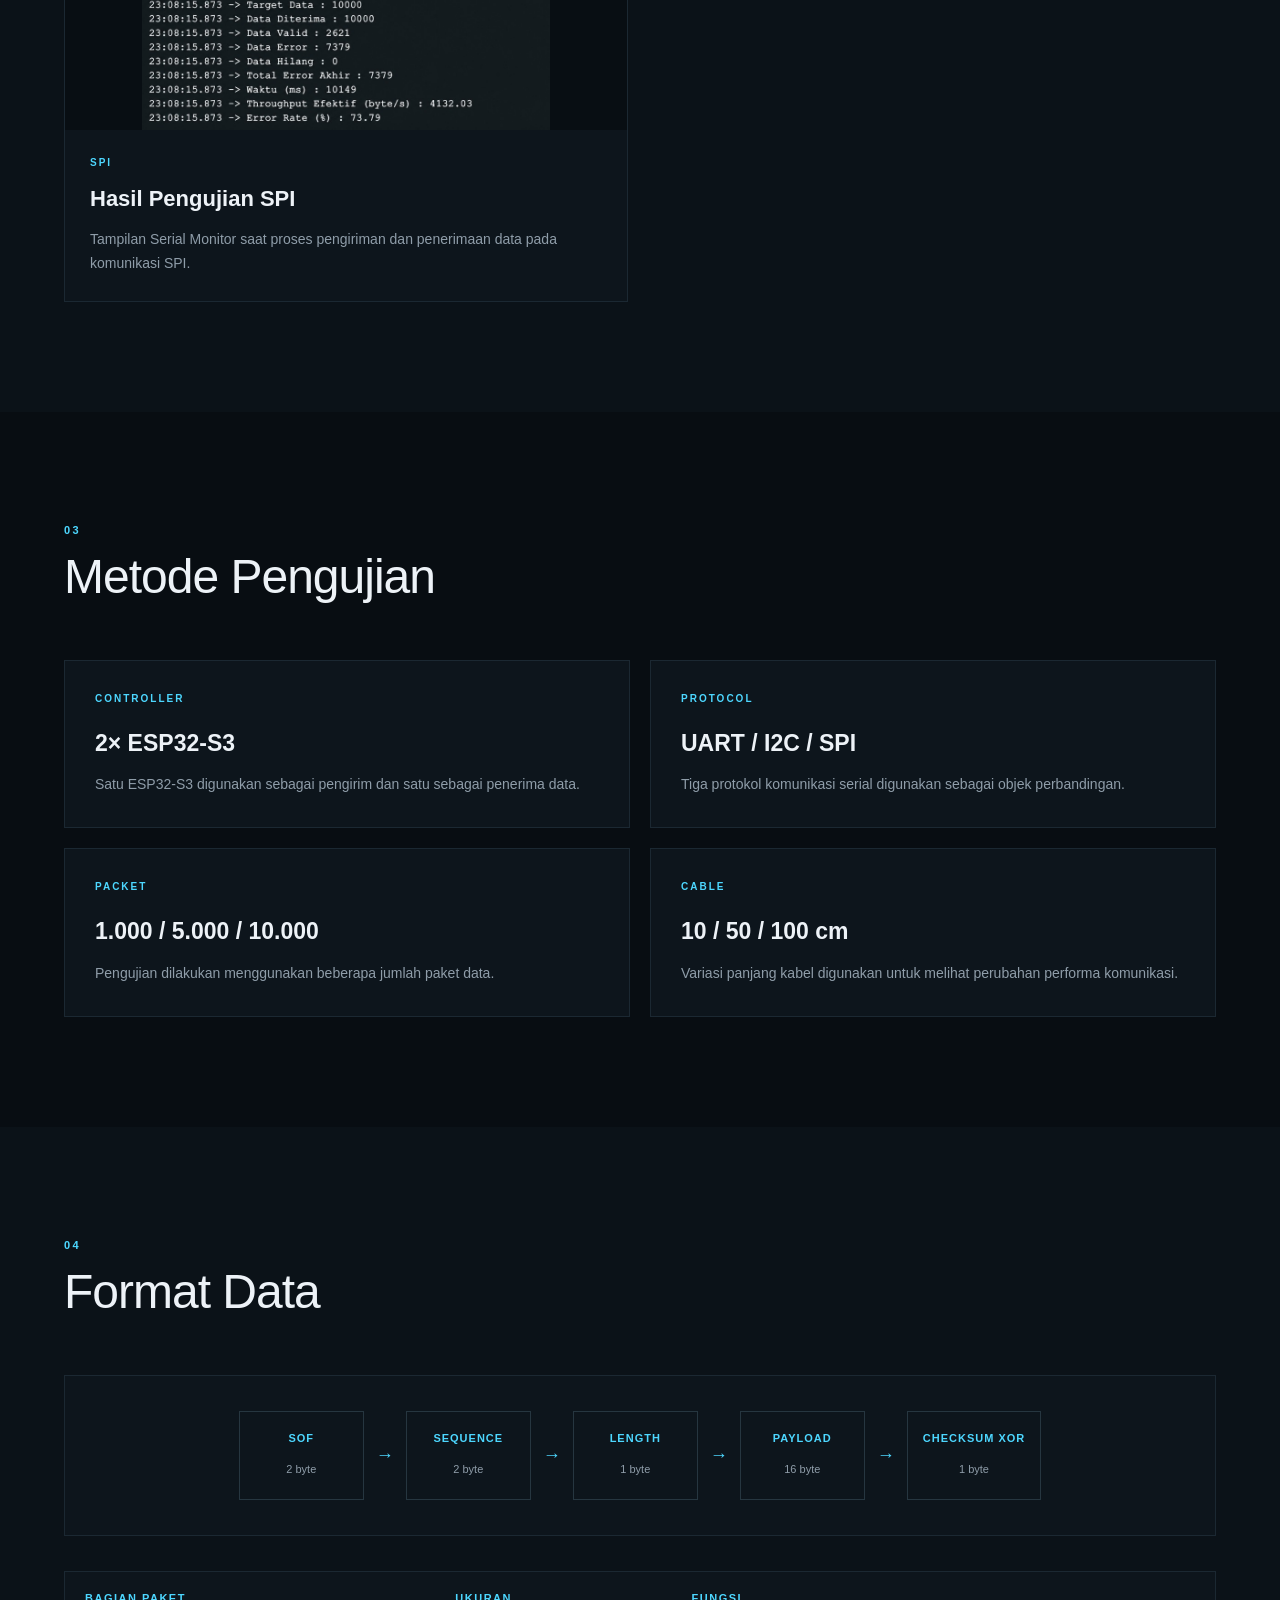
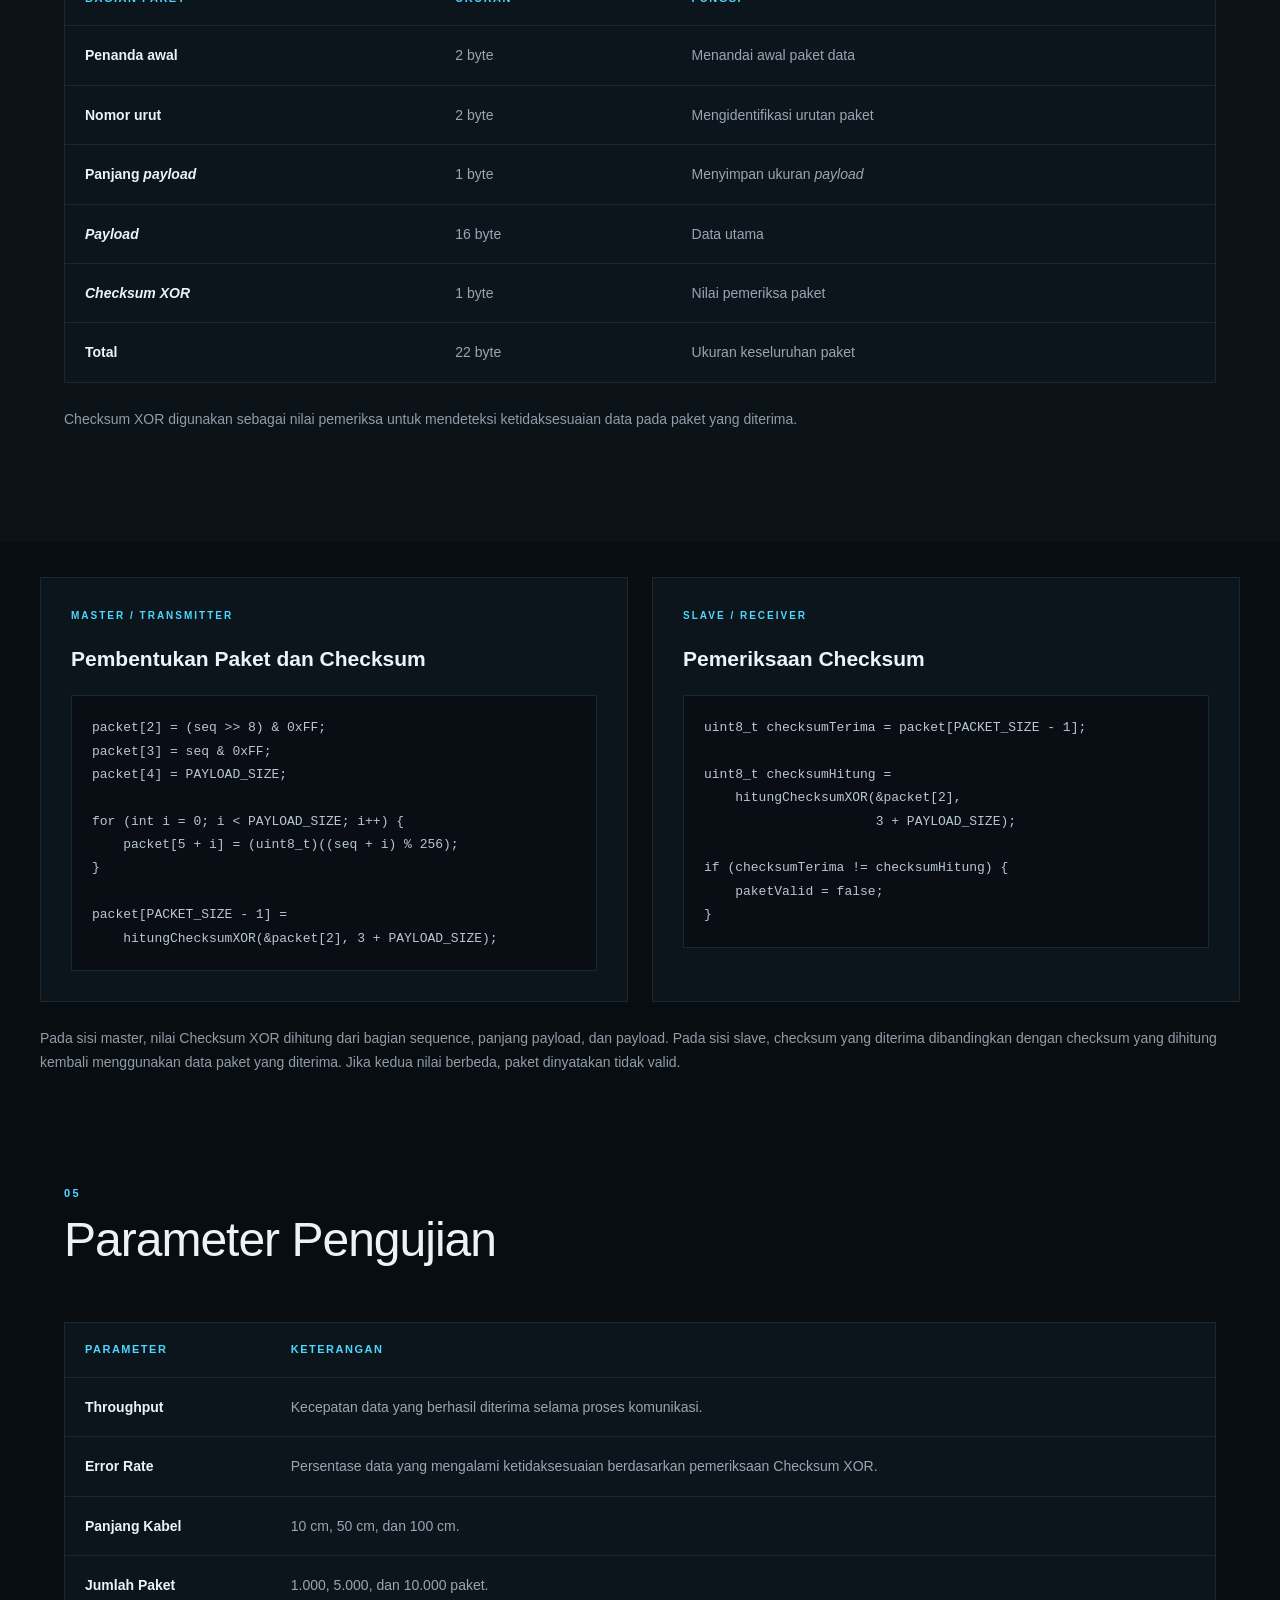
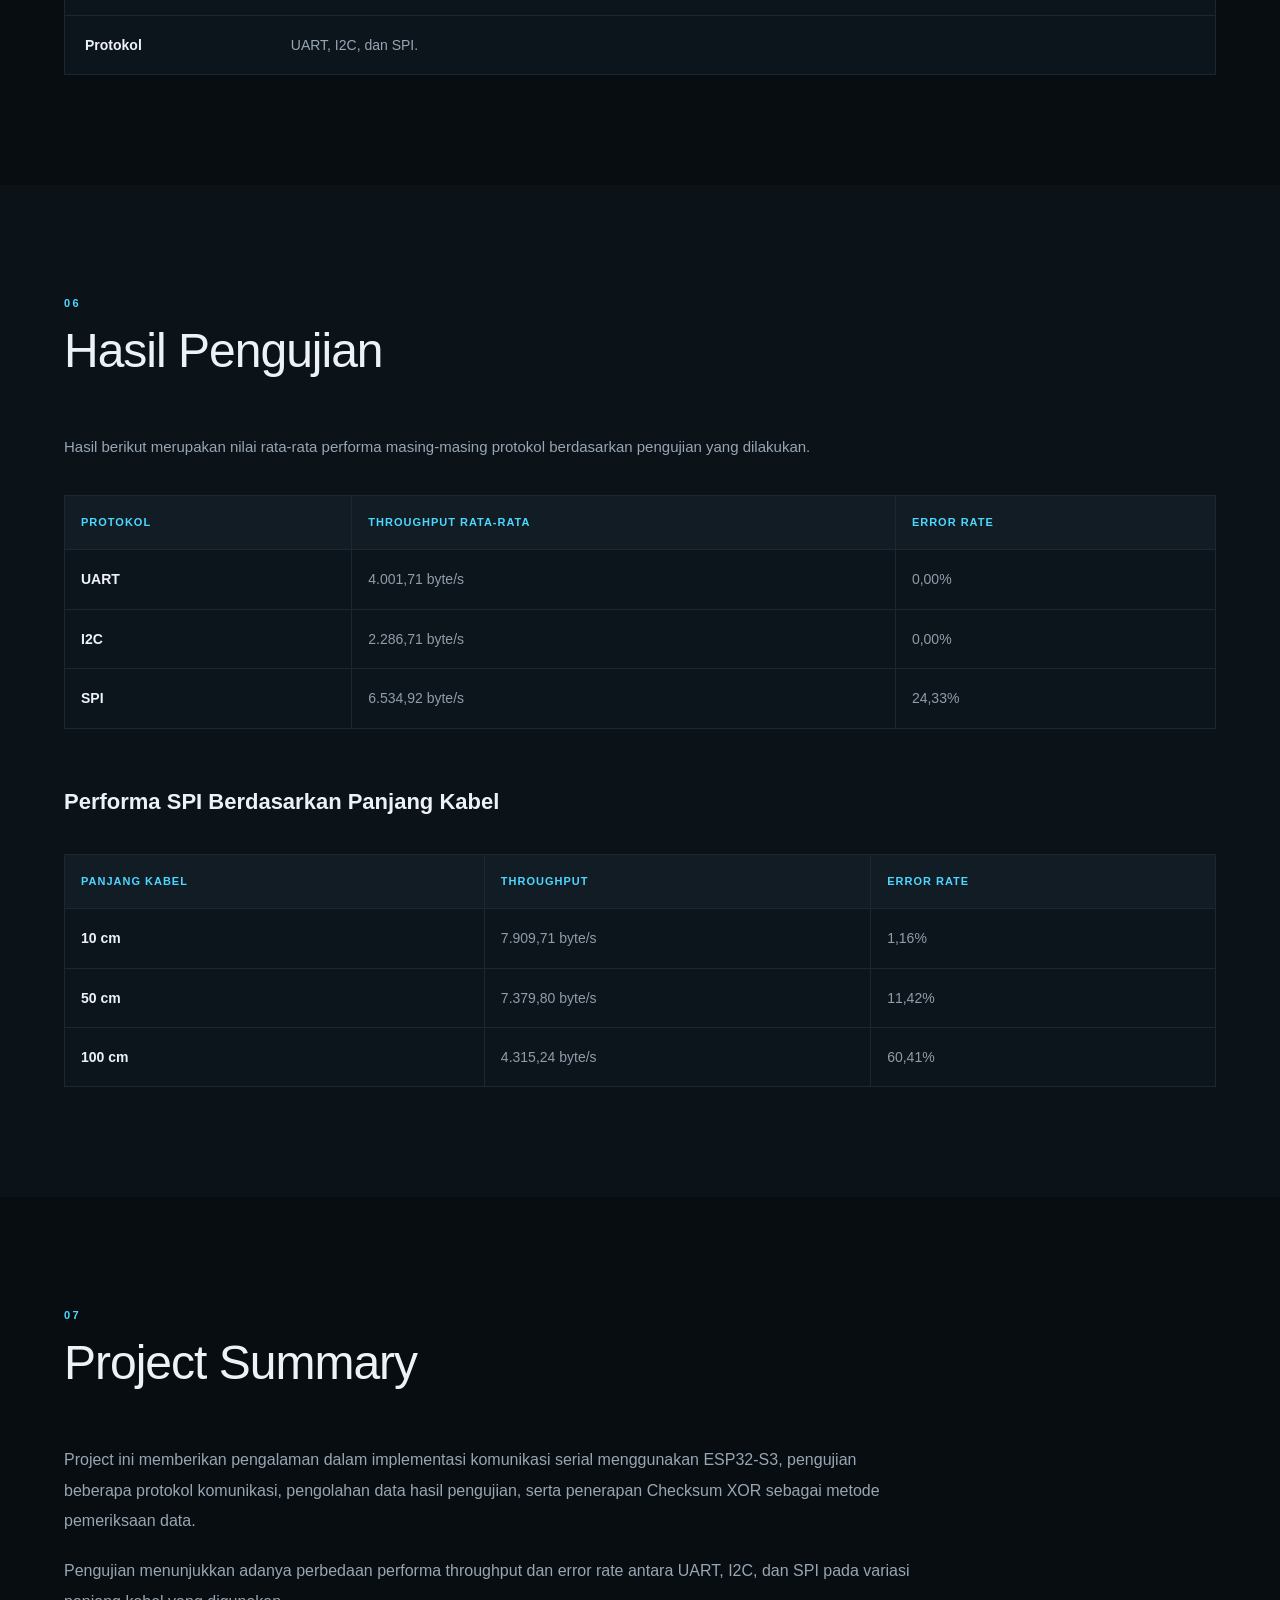
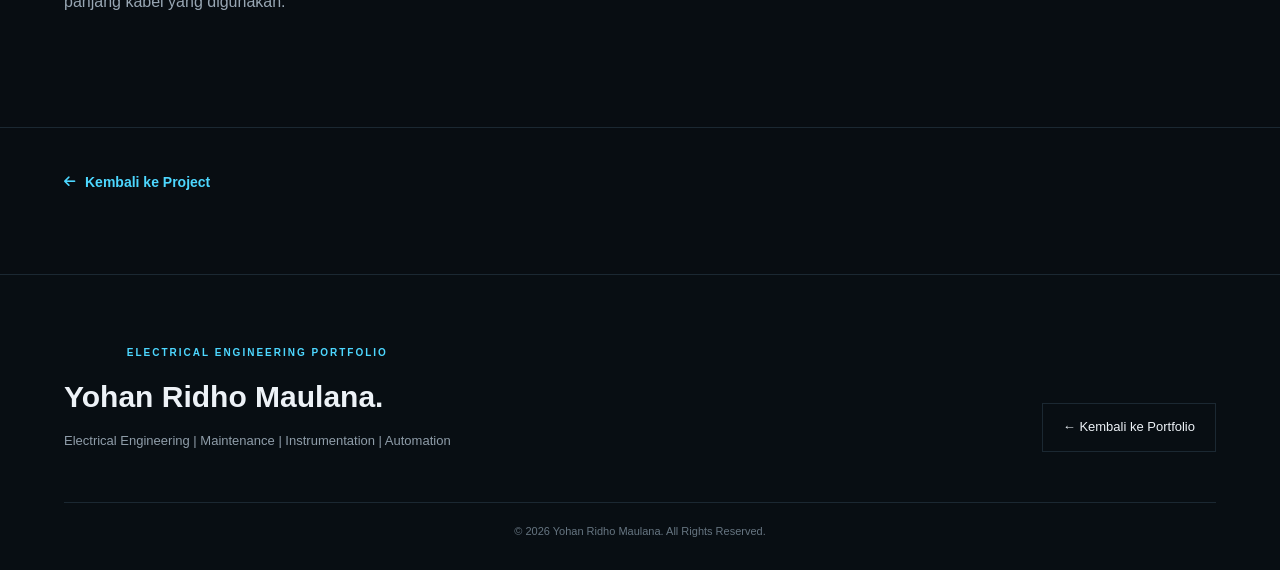
<file: project-01.html>
<!DOCTYPE html>
<html lang="id">
<head>
    <meta charset="UTF-8">
    <meta name="viewport" content="width=device-width, initial-scale=1.0">

    <title>Project 01 — Analisis Komunikasi Serial ESP32-S3 | Yohan Ridho Maulana</title>

    <link rel="stylesheet" href="style.css">

    <link rel="stylesheet"
          href="https://cdnjs.cloudflare.com/ajax/libs/font-awesome/6.5.2/css/all.min.css">
</head>

<body>

    <!-- HEADER -->
    <header class="site-header">
        <div class="container nav-container">

            <a href="index.html" class="logo">
                YOHAN<span>.</span>
            </a>

            <nav>
                <a href="index.html">Beranda</a>
                <a href="index.html#about">Tentang</a>
                <a href="index.html#education">Pendidikan</a>
                <a href="index.html#skills">Keahlian</a>
                <a href="index.html#projects">Project</a>
                <a href="index.html#experience">Pengalaman</a>
                <a href="index.html#certifications">Sertifikasi</a>
                <a href="index.html#contact">Kontak</a>
            </nav>

        </div>
    </header>


    <!-- PROJECT HERO -->
    <main>

        <section class="project-detail-hero">
            <div class="container">

                <p class="eyebrow">PROJECT 01</p>

                <h1>
                    Analisis Komunikasi Serial
                    <span>ESP32-S3</span>
                </h1>

                <p class="project-detail-intro">
                    Analisis pengaruh variasi panjang kabel terhadap performa
                    komunikasi serial UART, I2C, dan SPI pada ESP32-S3
                    menggunakan metode Checksum XOR.
                </p>

                <div class="project-detail-tags">
                    <span>ESP32-S3</span>
                    <span>UART</span>
                    <span>I2C</span>
                    <span>SPI</span>
                    <span>Checksum XOR</span>
                </div>

            </div>
        </section>


        <!-- OVERVIEW -->
        <section class="project-detail-section">
            <div class="container">

                <div class="section-heading">
                    <p class="section-number">01</p>
                    <h2>Overview</h2>
                </div>

                <div class="project-detail-content">

                    <p>
                        Project ini menganalisis performa komunikasi serial
                        UART, I2C, dan SPI pada dua ESP32-S3 berdasarkan
                        parameter throughput dan error rate.
                    </p>

                    <p>
                        Pengujian dilakukan dengan variasi ukuran data dan
                        panjang kabel untuk melihat perubahan performa
                        komunikasi serta pengaruh panjang kabel terhadap
                        keberhasilan pengiriman data.
                    </p>

                </div>

            </div>
        </section>


        <!-- TUJUAN -->
        <section class="project-detail-section project-detail-dark">
            <div class="container">

                <div class="section-heading">
                    <p class="section-number">02</p>
                    <h2>Tujuan</h2>
                </div>

                <div class="detail-list">

                    <div class="detail-item">
                        <span>01</span>
                        <p>
                            Menganalisis performa komunikasi UART, I2C, dan SPI
                            pada ESP32-S3 berdasarkan throughput dan error rate.
                        </p>
                    </div>

                    <div class="detail-item">
                        <span>02</span>
                        <p>
                            Menganalisis pengaruh variasi panjang kabel terhadap
                            performa komunikasi.
                        </p>
                    </div>

                    <div class="detail-item">
                        <span>03</span>
                        <p>
                            Menggunakan Checksum XOR untuk mendeteksi
                            ketidaksesuaian data yang dikirim dan diterima.
                        </p>
                    </div>

                </div>

            </div>
        </section>

        <!-- SYSTEM DESIGN -->
<section class="project-detail-section project-detail-dark">
    <div class="container">

        <div class="section-heading">
            <p class="section-number">03</p>
            <h2>Sistem & Perancangan</h2>
        </div>

        <div class="documentation-grid">

            <div class="documentation-card">
                <div class="documentation-image">
                    <img src="images/project01/project01-flowchart.jpg"
                         alt="Flowchart sistem komunikasi serial ESP32-S3">
                </div>

                <div class="documentation-info">
                    <span>FLOWCHART SISTEM</span>
                    <h3>Alur Pengujian</h3>
                    <p>
                        Flowchart menunjukkan tahapan proses pengujian
                        komunikasi serial mulai dari inisialisasi sistem,
                        pemilihan protokol dan panjang kabel, proses
                        pengiriman serta penerimaan data, hingga pencatatan
                        hasil pengujian.
                    </p>
                </div>
            </div>


            <div class="documentation-card">
                <div class="documentation-image">
                    <img src="images/project01/project01-schematic.jpg"
                         alt="Skematik wiring komunikasi serial ESP32-S3">
                </div>

                <div class="documentation-info">
                    <span>SCHEMATIC</span>
                    <h3>Skematik Wiring</h3>
                    <p>
                        Skematik menunjukkan konfigurasi hubungan antara
                        transmitter dan receiver ESP32-S3 yang digunakan
                        dalam pengujian UART, I2C, dan SPI.
                    </p>
                </div>
            </div>

        </div>

    </div>
</section>

<!-- HARDWARE DOCUMENTATION -->
<section class="project-detail-section">
    <div class="container">

        <div class="section-heading">
            <p class="section-number">04</p>
            <h2>Dokumentasi Hardware</h2>
        </div>

        <div class="documentation-grid">

            <div class="documentation-card">

                <div class="documentation-image">
                    <img src="images/project01/project01-uart.jpg"
                         alt="Hardware pengujian komunikasi UART ESP32-S3">
                </div>

                <div class="documentation-info">
                    <span>UART</span>
                    <h3>Pengujian UART</h3>
                    <p>
                        Konfigurasi dua ESP32-S3 yang digunakan untuk
                        pengujian komunikasi UART sebagai transmitter
                        dan receiver.
                    </p>
                </div>

            </div>


            <div class="documentation-card">

                <div class="documentation-image">
                    <img src="images/project01/project01-i2c.jpg"
                         alt="Hardware pengujian komunikasi I2C ESP32-S3">
                </div>

                <div class="documentation-info">
                    <span>I2C</span>
                    <h3>Pengujian I2C</h3>
                    <p>
                        Konfigurasi dua ESP32-S3 yang digunakan untuk
                        pengujian komunikasi I2C sebagai transmitter
                        dan receiver.
                    </p>
                </div>

            </div>


            <div class="documentation-card">

                <div class="documentation-image">
                    <img src="images/project01/project01-spi.jpg"
                         alt="Hardware pengujian komunikasi SPI ESP32-S3">
                </div>

                <div class="documentation-info">
                    <span>SPI</span>
                    <h3>Pengujian SPI</h3>
                    <p>
                        Konfigurasi dua ESP32-S3 yang digunakan untuk
                        pengujian komunikasi SPI sebagai transmitter
                        dan receiver.
                    </p>
                </div>

            </div>

        </div>

    </div>
</section>

<!-- SERIAL MONITOR DOCUMENTATION -->
<section class="project-detail-section project-detail-dark">
    <div class="container">

        <div class="section-heading">
            <p class="section-number">05</p>
            <h2>Dokumentasi Serial Monitor</h2>
        </div>

        <div class="documentation-grid">

            <div class="documentation-card">

                <div class="documentation-image">
                    <img src="images/project01/project01-serial-uart.jpg"
                         alt="Serial Monitor pengujian UART ESP32-S3">
                </div>

                <div class="documentation-info">
                    <span>UART</span>
                    <h3>Hasil Pengujian UART</h3>
                    <p>
                        Tampilan Serial Monitor saat proses pengiriman
                        dan penerimaan data pada komunikasi UART.
                    </p>
                </div>

            </div>


            <div class="documentation-card">

                <div class="documentation-image">
                    <img src="images/project01/project01-serial-i2c.jpg"
                         alt="Serial Monitor pengujian I2C ESP32-S3">
                </div>

                <div class="documentation-info">
                    <span>I2C</span>
                    <h3>Hasil Pengujian I2C</h3>
                    <p>
                        Tampilan Serial Monitor saat proses pengiriman
                        dan penerimaan data pada komunikasi I2C.
                    </p>
                </div>

            </div>


            <div class="documentation-card">

                <div class="documentation-image">
                    <img src="images/project01/project01-serial-spi.jpg"
                         alt="Serial Monitor pengujian SPI ESP32-S3">
                </div>

                <div class="documentation-info">
                    <span>SPI</span>
                    <h3>Hasil Pengujian SPI</h3>
                    <p>
                        Tampilan Serial Monitor saat proses pengiriman
                        dan penerimaan data pada komunikasi SPI.
                    </p>
                </div>

            </div>

        </div>

    </div>
</section>

        <!-- METODE -->
        <section class="project-detail-section">
            <div class="container">

                <div class="section-heading">
                    <p class="section-number">03</p>
                    <h2>Metode Pengujian</h2>
                </div>

                <div class="method-grid">

                    <div class="method-card">
                        <span class="method-label">CONTROLLER</span>
                        <h3>2× ESP32-S3</h3>
                        <p>
                            Satu ESP32-S3 digunakan sebagai pengirim dan satu
                            sebagai penerima data.
                        </p>
                    </div>

                    <div class="method-card">
                        <span class="method-label">PROTOCOL</span>
                        <h3>UART / I2C / SPI</h3>
                        <p>
                            Tiga protokol komunikasi serial digunakan sebagai
                            objek perbandingan.
                        </p>
                    </div>

                    <div class="method-card">
                        <span class="method-label">PACKET</span>
                        <h3>1.000 / 5.000 / 10.000</h3>
                        <p>
                            Pengujian dilakukan menggunakan beberapa jumlah
                            paket data.
                        </p>
                    </div>

                    <div class="method-card">
                        <span class="method-label">CABLE</span>
                        <h3>10 / 50 / 100 cm</h3>
                        <p>
                            Variasi panjang kabel digunakan untuk melihat
                            perubahan performa komunikasi.
                        </p>
                    </div>

                </div>

            </div>
        </section>


        <!-- FORMAT DATA -->
       <!-- FORMAT DATA -->
<section class="project-detail-section project-detail-dark">
    <div class="container">

        <div class="section-heading">
            <p class="section-number">04</p>
            <h2>Format Data</h2>
        </div>

        <div class="packet-format">

            <div class="packet-item">
                <span>SOF</span>
                <small>2 byte</small>
            </div>

            <div class="packet-arrow">→</div>

            <div class="packet-item">
                <span>SEQUENCE</span>
                <small>2 byte</small>
            </div>

            <div class="packet-arrow">→</div>

            <div class="packet-item">
                <span>LENGTH</span>
                <small>1 byte</small>
            </div>

            <div class="packet-arrow">→</div>

            <div class="packet-item">
                <span>PAYLOAD</span>
                <small>16 byte</small>
            </div>

            <div class="packet-arrow">→</div>

            <div class="packet-item">
                <span>CHECKSUM XOR</span>
                <small>1 byte</small>
            </div>

        </div>

        <div class="parameter-table-wrapper" style="margin-top: 35px;">

            <table class="parameter-table">

                <thead>
                    <tr>
                        <th>Bagian Paket</th>
                        <th>Ukuran</th>
                        <th>Fungsi</th>
                    </tr>
                </thead>

                <tbody>

                    <tr>
                        <td>Penanda awal</td>
                        <td>2 byte</td>
                        <td>Menandai awal paket data</td>
                    </tr>

                    <tr>
                        <td>Nomor urut</td>
                        <td>2 byte</td>
                        <td>Mengidentifikasi urutan paket</td>
                    </tr>

                    <tr>
                        <td>Panjang <i>payload</i></td>
                        <td>1 byte</td>
                        <td>Menyimpan ukuran <i>payload</i></td>
                    </tr>

                    <tr>
                        <td><i>Payload</i></td>
                        <td>16 byte</td>
                        <td>Data utama</td>
                    </tr>

                    <tr>
                        <td><i>Checksum XOR</i></td>
                        <td>1 byte</td>
                        <td>Nilai pemeriksa paket</td>
                    </tr>

                    <tr>
                        <td>Total</td>
                        <td>22 byte</td>
                        <td>Ukuran keseluruhan paket</td>
                    </tr>

                </tbody>

            </table>

        </div>

        <p class="detail-note">
            Checksum XOR digunakan sebagai nilai pemeriksa untuk mendeteksi
            ketidaksesuaian data pada paket yang diterima.
        </p>

    </div>
</section>

<div class="checksum-code-section">

    <div class="checksum-code-block">
        <span class="method-label">MASTER / TRANSMITTER</span>

        <h3>Pembentukan Paket dan Checksum</h3>

        <pre><code>packet[2] = (seq >> 8) & 0xFF;
packet[3] = seq & 0xFF;
packet[4] = PAYLOAD_SIZE;

for (int i = 0; i &lt; PAYLOAD_SIZE; i++) {
    packet[5 + i] = (uint8_t)((seq + i) % 256);
}

packet[PACKET_SIZE - 1] =
    hitungChecksumXOR(&amp;packet[2], 3 + PAYLOAD_SIZE);</code></pre>
    </div>


    <div class="checksum-code-block">
        <span class="method-label">SLAVE / RECEIVER</span>

        <h3>Pemeriksaan Checksum</h3>

        <pre><code>uint8_t checksumTerima = packet[PACKET_SIZE - 1];

uint8_t checksumHitung =
    hitungChecksumXOR(&amp;packet[2],
                      3 + PAYLOAD_SIZE);

if (checksumTerima != checksumHitung) {
    paketValid = false;
}</code></pre>
    </div>

</div>

<p class="detail-note">
    Pada sisi master, nilai Checksum XOR dihitung dari bagian sequence,
    panjang payload, dan payload. Pada sisi slave, checksum yang diterima
    dibandingkan dengan checksum yang dihitung kembali menggunakan data
    paket yang diterima. Jika kedua nilai berbeda, paket dinyatakan tidak valid.
</p>

        <!-- PARAMETER -->
        <section class="project-detail-section">
            <div class="container">

                <div class="section-heading">
                    <p class="section-number">05</p>
                    <h2>Parameter Pengujian</h2>
                </div>

                <div class="parameter-table-wrapper">

                    <table class="parameter-table">

                        <thead>
                            <tr>
                                <th>Parameter</th>
                                <th>Keterangan</th>
                            </tr>
                        </thead>

                        <tbody>

                            <tr>
                                <td>Throughput</td>
                                <td>
                                    Kecepatan data yang berhasil diterima
                                    selama proses komunikasi.
                                </td>
                            </tr>

                            <tr>
                                <td>Error Rate</td>
                                <td>
                                    Persentase data yang mengalami
                                    ketidaksesuaian berdasarkan pemeriksaan
                                    Checksum XOR.
                                </td>
                            </tr>

                            <tr>
                                <td>Panjang Kabel</td>
                                <td>
                                    10 cm, 50 cm, dan 100 cm.
                                </td>
                            </tr>

                            <tr>
                                <td>Jumlah Paket</td>
                                <td>
                                    1.000, 5.000, dan 10.000 paket.
                                </td>
                            </tr>

                            <tr>
                                <td>Protokol</td>
                                <td>
                                    UART, I2C, dan SPI.
                                </td>
                            </tr>

                        </tbody>

                    </table>

                </div>

            </div>
        </section>


        <!-- HASIL -->
        <section class="project-detail-section project-detail-dark">
            <div class="container">

                <div class="section-heading">
                    <p class="section-number">06</p>
                    <h2>Hasil Pengujian</h2>
                </div>

                <div class="result-intro">
                    <p>
                        Hasil berikut merupakan nilai rata-rata performa
                        masing-masing protokol berdasarkan pengujian yang
                        dilakukan.
                    </p>
                </div>

                <div class="result-table-wrapper">

                    <table class="result-table">

                        <thead>
                            <tr>
                                <th>Protokol</th>
                                <th>Throughput Rata-rata</th>
                                <th>Error Rate</th>
                            </tr>
                        </thead>

                        <tbody>

                            <tr>
                                <td>UART</td>
                                <td>4.001,71 byte/s</td>
                                <td>0,00%</td>
                            </tr>

                            <tr>
                                <td>I2C</td>
                                <td>2.286,71 byte/s</td>
                                <td>0,00%</td>
                            </tr>

                            <tr>
                                <td>SPI</td>
                                <td>6.534,92 byte/s</td>
                                <td>24,33%</td>
                            </tr>

                        </tbody>

                    </table>

                </div>


                <div class="result-subheading">
                    <h3>Performa SPI Berdasarkan Panjang Kabel</h3>
                </div>

                <div class="result-table-wrapper">

                    <table class="result-table">

                        <thead>
                            <tr>
                                <th>Panjang Kabel</th>
                                <th>Throughput</th>
                                <th>Error Rate</th>
                            </tr>
                        </thead>

                        <tbody>

                            <tr>
                                <td>10 cm</td>
                                <td>7.909,71 byte/s</td>
                                <td>1,16%</td>
                            </tr>

                            <tr>
                                <td>50 cm</td>
                                <td>7.379,80 byte/s</td>
                                <td>11,42%</td>
                            </tr>

                            <tr>
                                <td>100 cm</td>
                                <td>4.315,24 byte/s</td>
                                <td>60,41%</td>
                            </tr>

                        </tbody>

                    </table>

                </div>

            </div>
        </section>


        <!-- PENUTUP -->
        <section class="project-detail-section">
            <div class="container">

                <div class="section-heading">
                    <p class="section-number">07</p>
                    <h2>Project Summary</h2>
                </div>

                <div class="project-summary">

                    <p>
                        Project ini memberikan pengalaman dalam implementasi
                        komunikasi serial menggunakan ESP32-S3, pengujian
                        beberapa protokol komunikasi, pengolahan data hasil
                        pengujian, serta penerapan Checksum XOR sebagai metode
                        pemeriksaan data.
                    </p>

                    <p>
                        Pengujian menunjukkan adanya perbedaan performa
                        throughput dan error rate antara UART, I2C, dan SPI
                        pada variasi panjang kabel yang digunakan.
                    </p>

                </div>

            </div>
        </section>


        <!-- BACK TO PROJECT -->
        <section class="project-navigation">
            <div class="container">

                <a href="index.html#projects" class="back-project">
                    <i class="fa-solid fa-arrow-left"></i>
                    Kembali ke Project
                </a>

            </div>
        </section>

    </main>


   <!-- FOOTER -->
<footer class="project-footer">
    <div class="container">

        <div class="project-footer-content">

            <div>
                <p class="project-footer-label">
                    ELECTRICAL ENGINEERING PORTFOLIO
                </p>

                <h2>
                    Yohan Ridho Maulana.
                </h2>

                <p>
                    Electrical Engineering | Maintenance |
                    Instrumentation | Automation
                </p>
            </div>

            <a href="index.html" class="project-back">
                ← Kembali ke Portfolio
            </a>

        </div>

        <div class="project-footer-bottom">
            <p>
                © 2026 Yohan Ridho Maulana. All Rights Reserved.
            </p>
        </div>

    </div>
</footer>

</body>
</html>
</file>
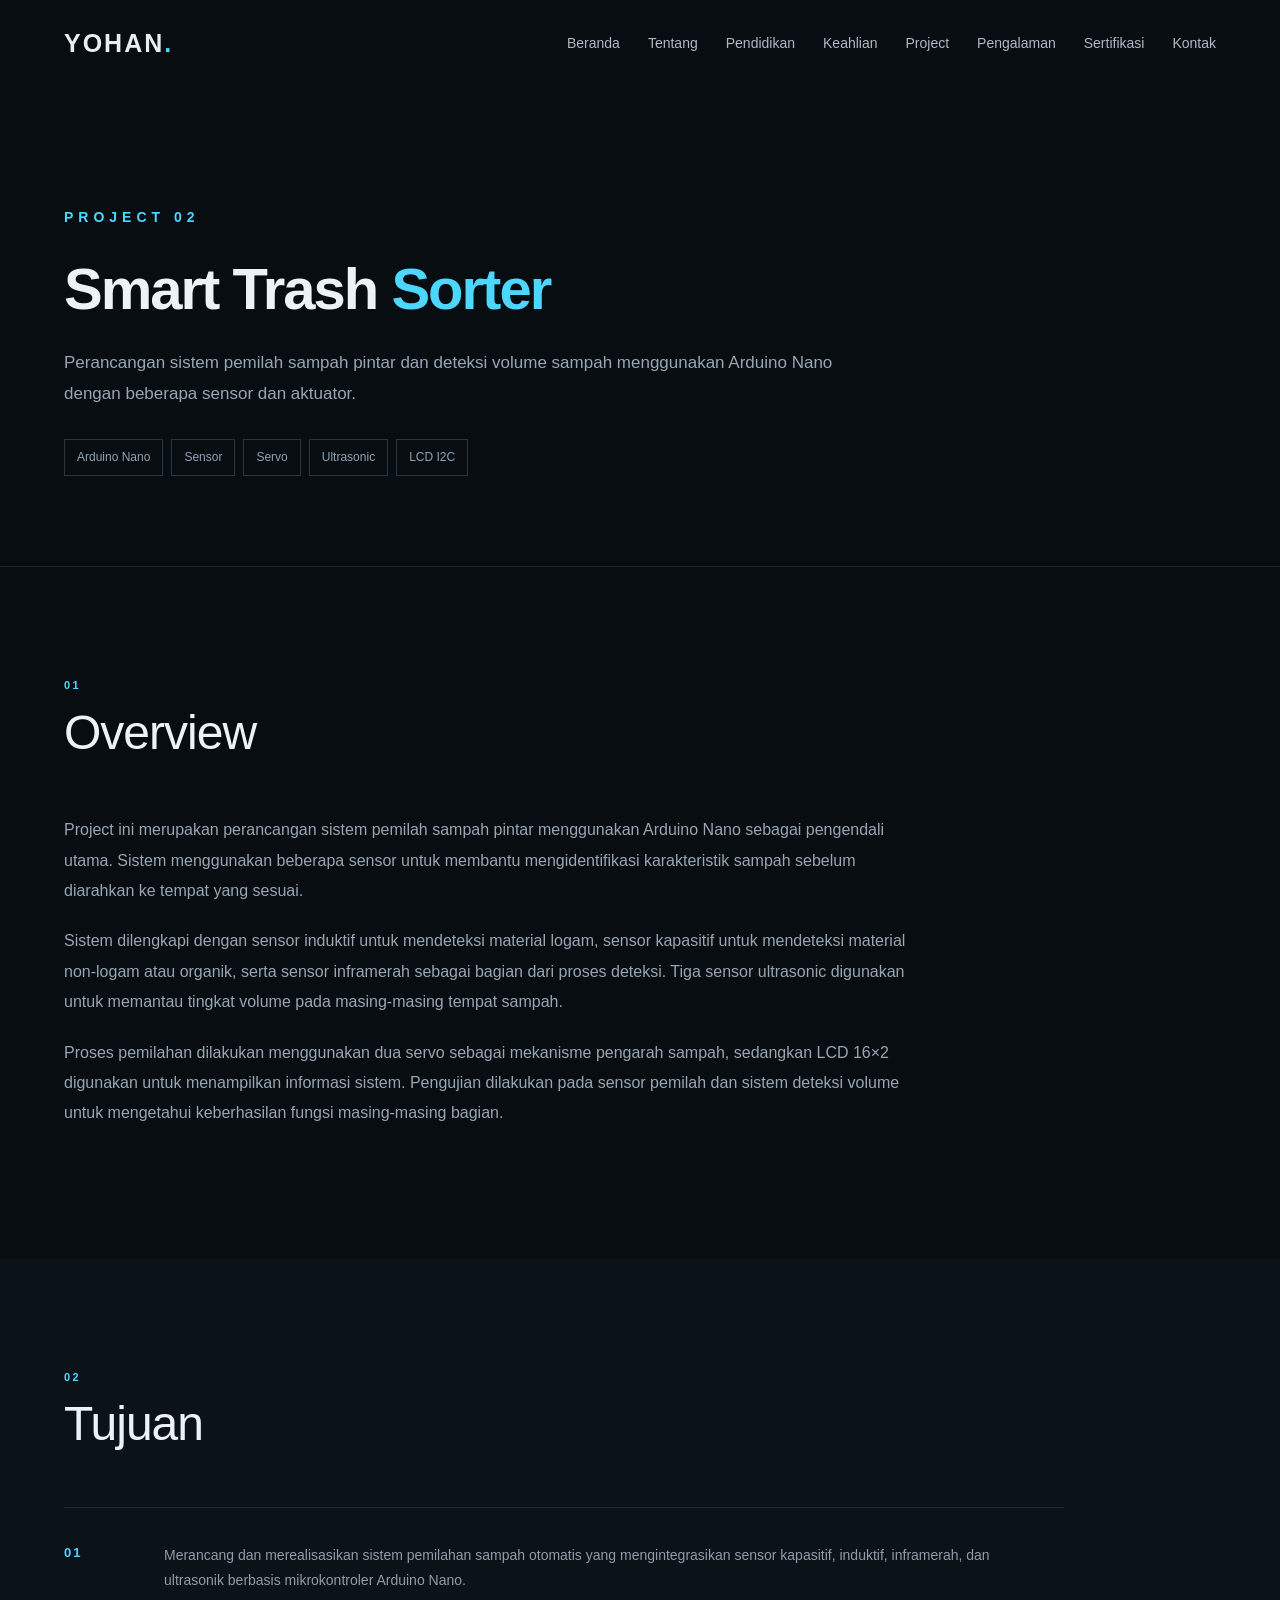
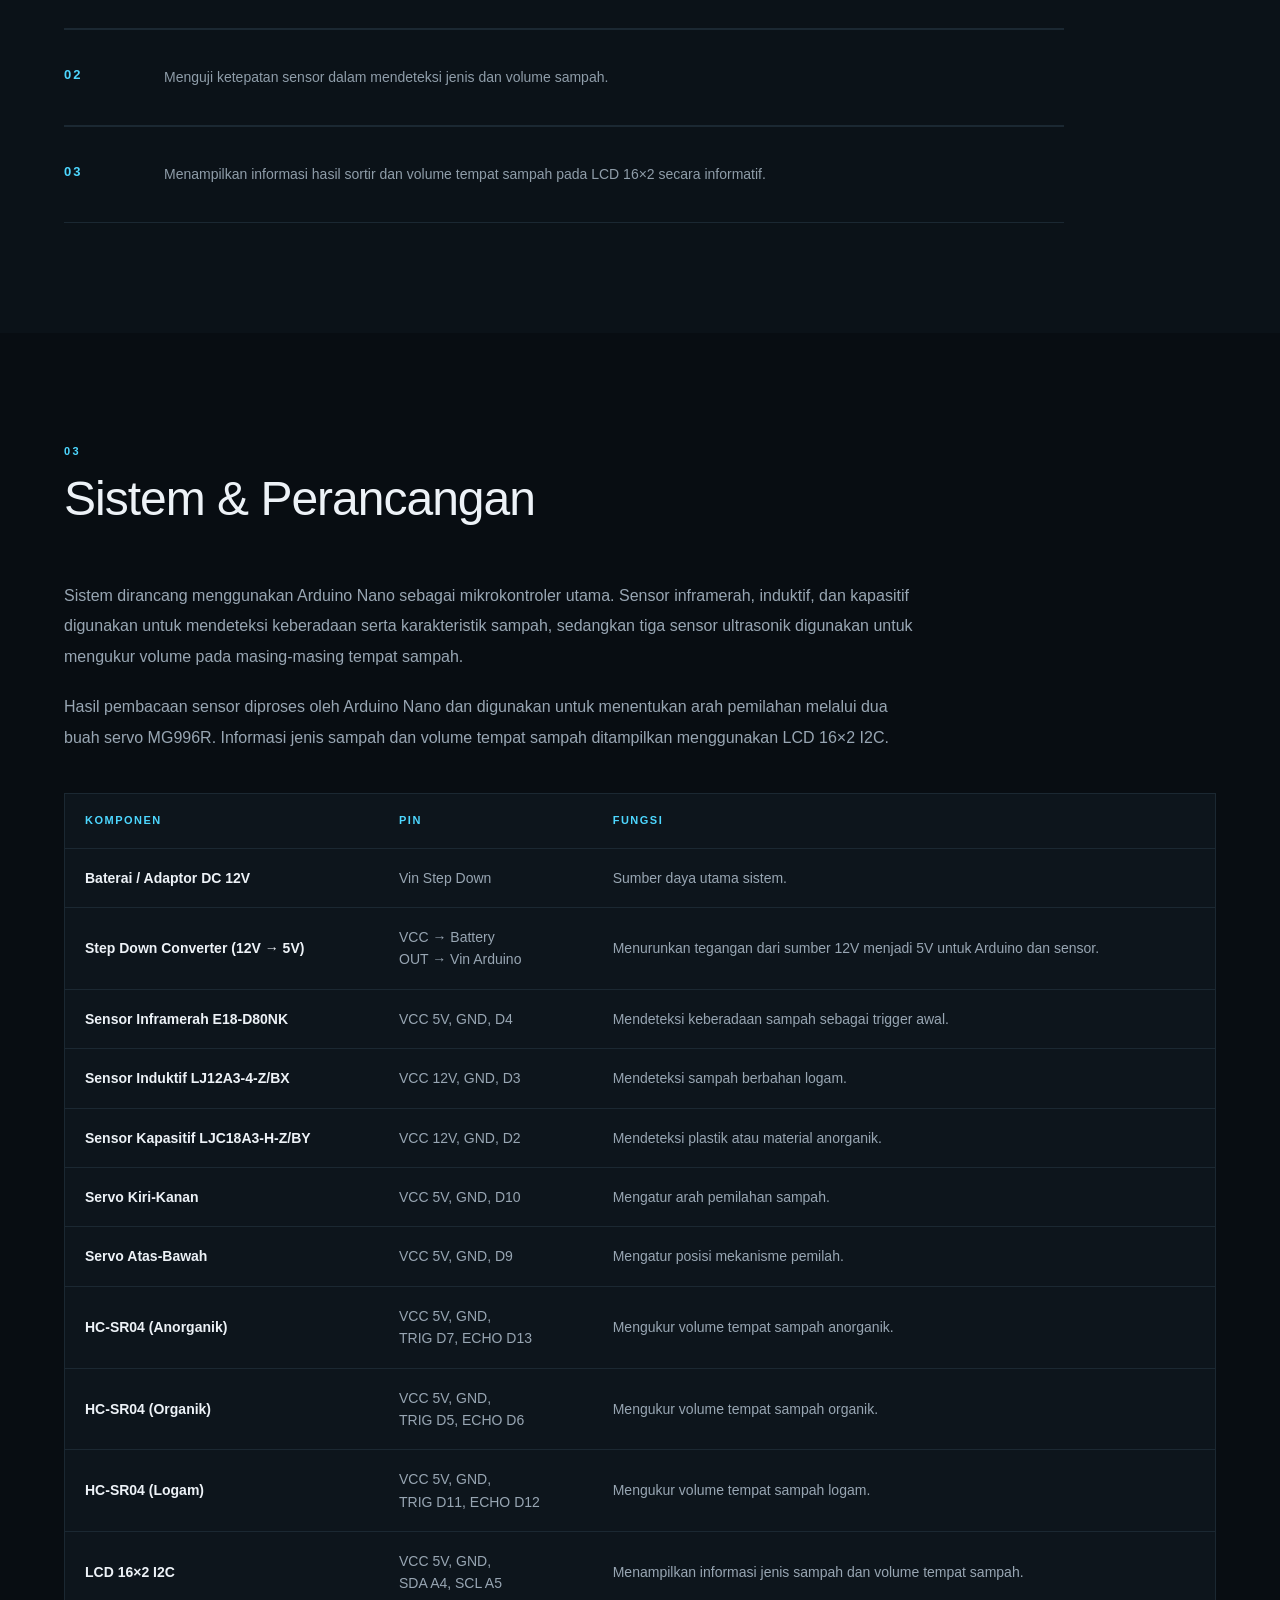
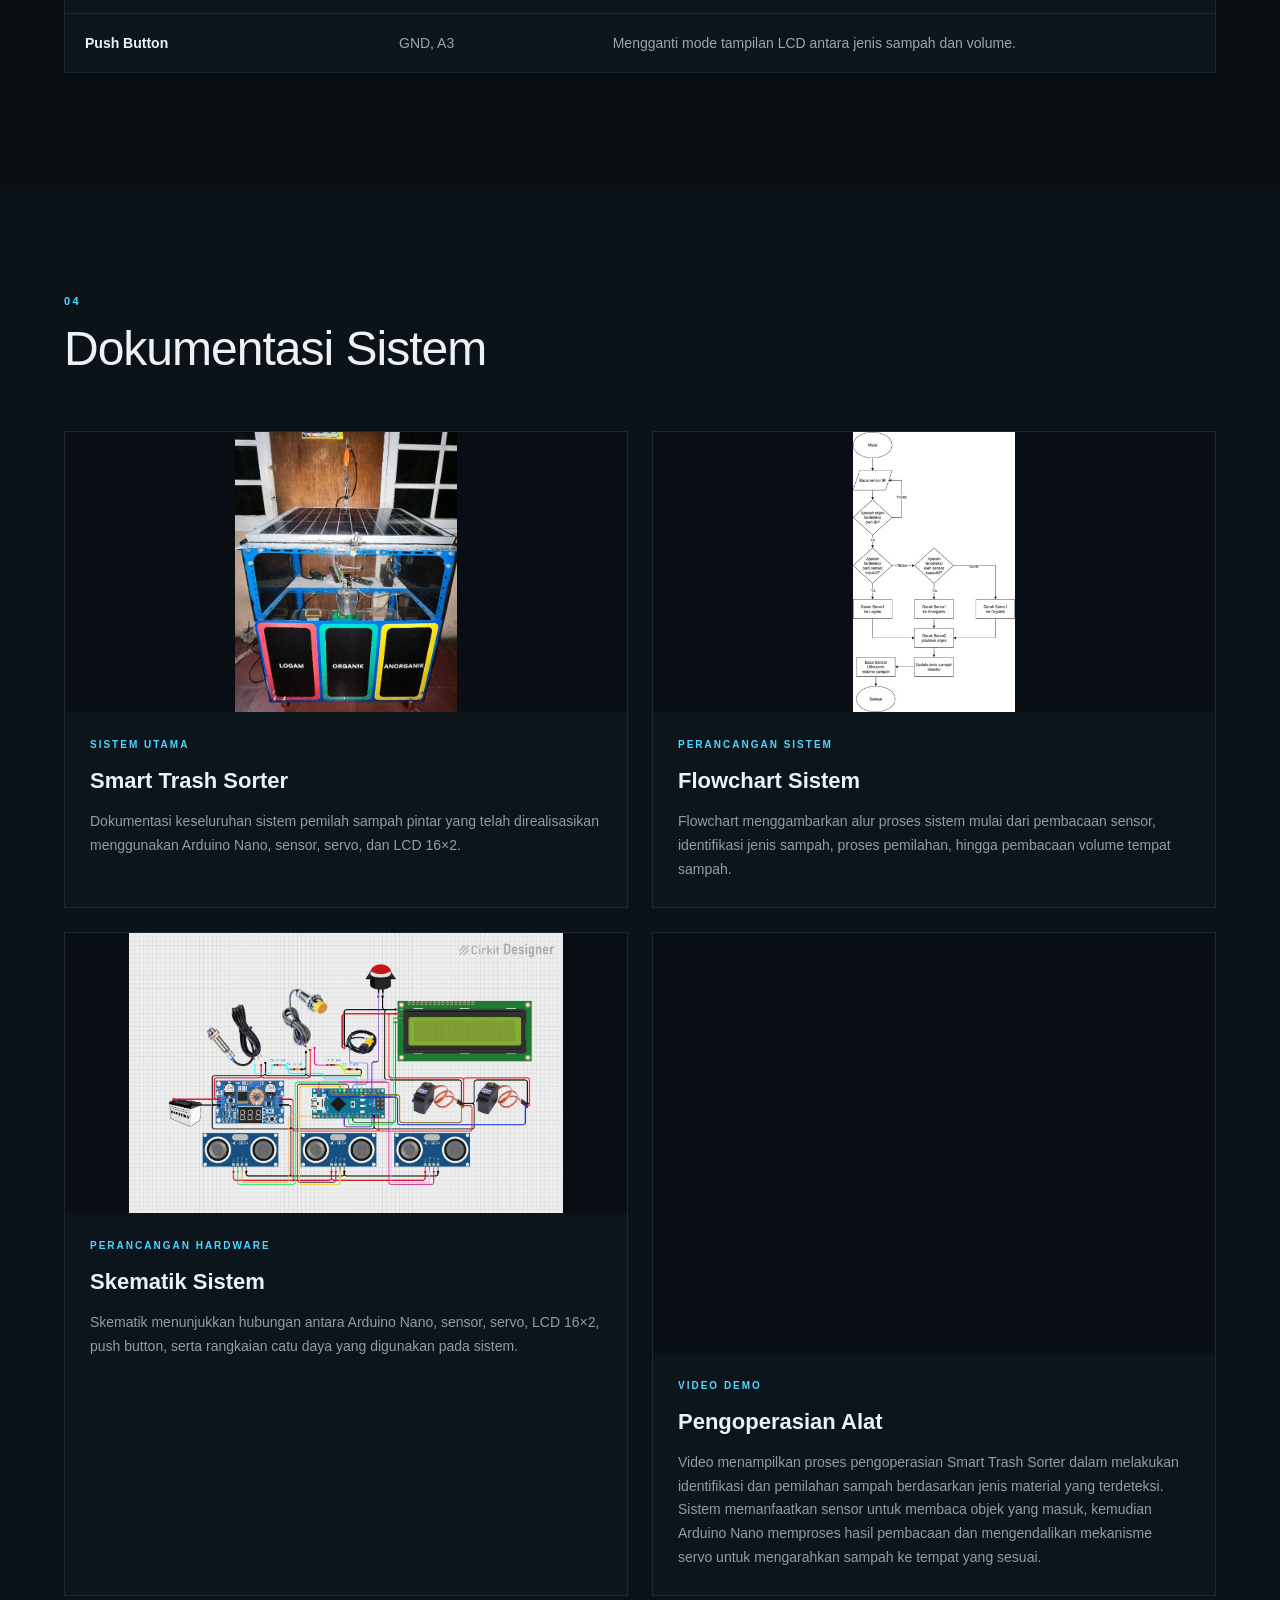
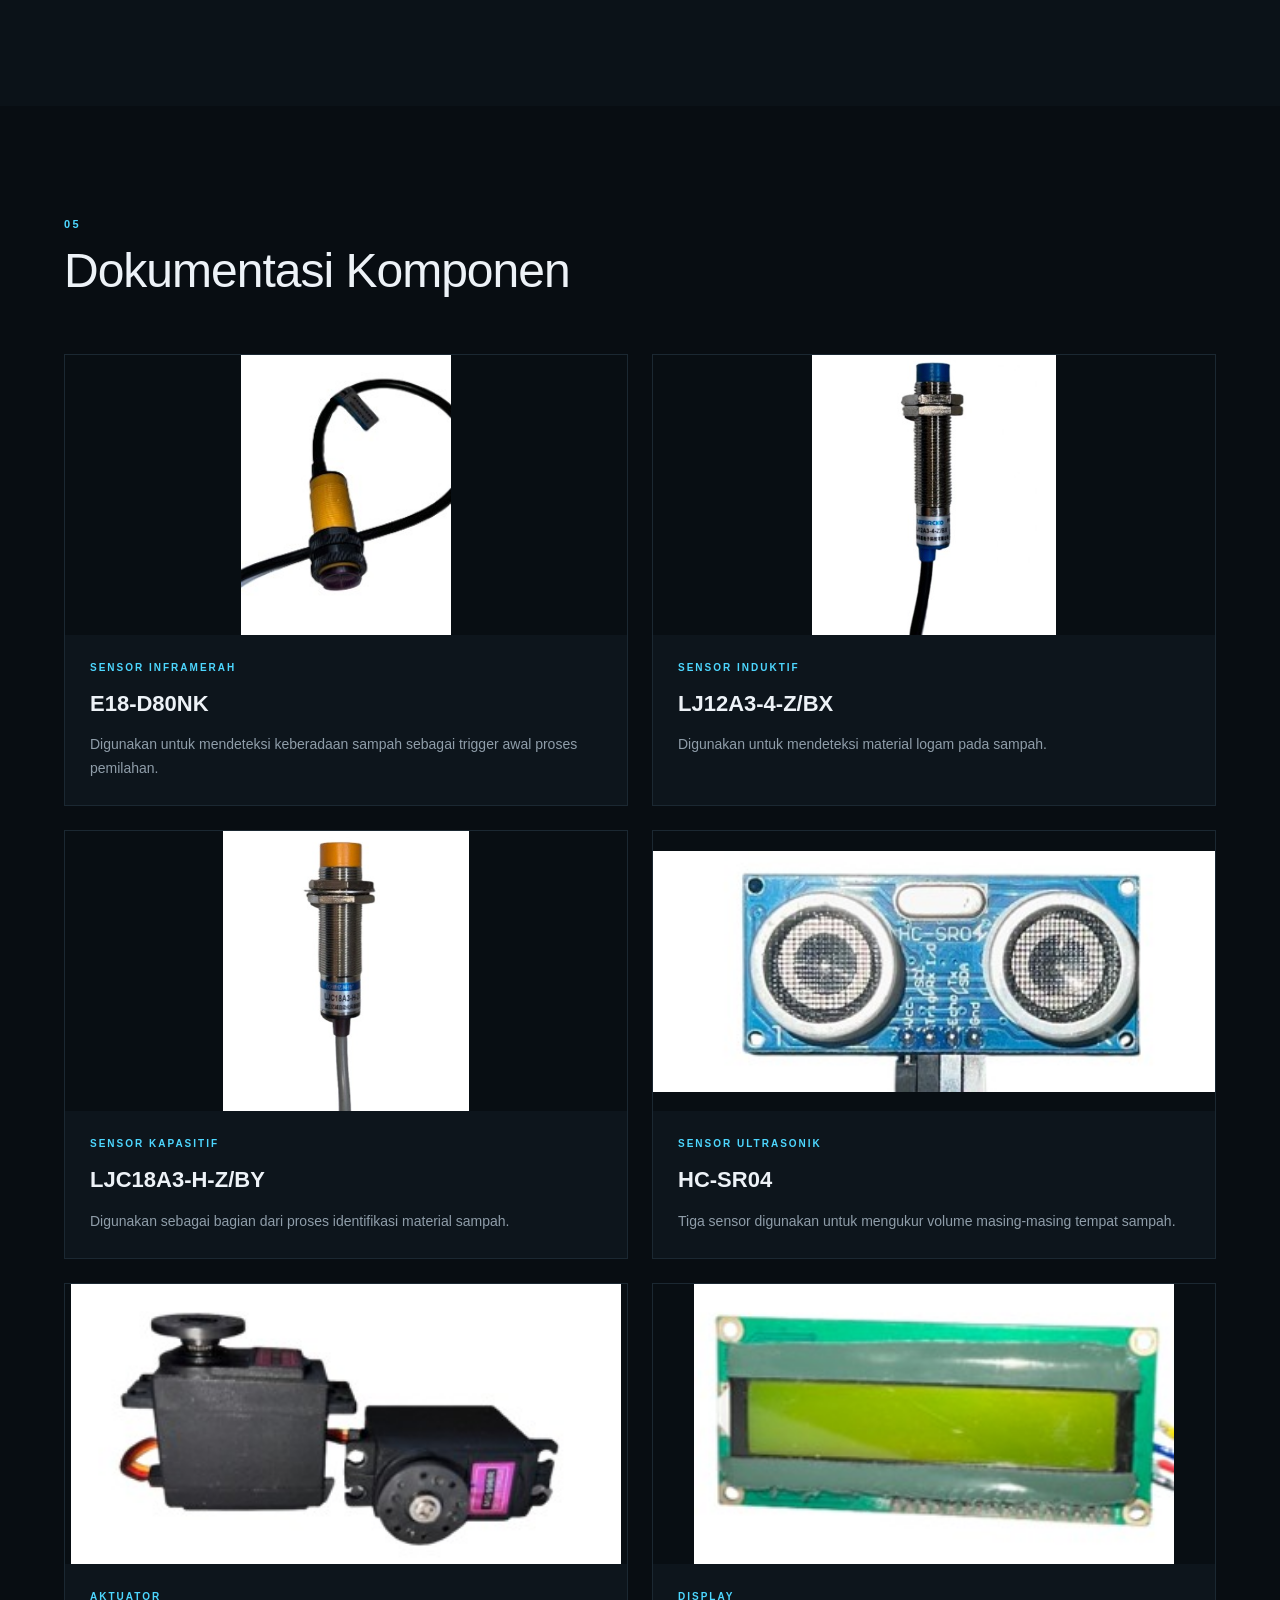
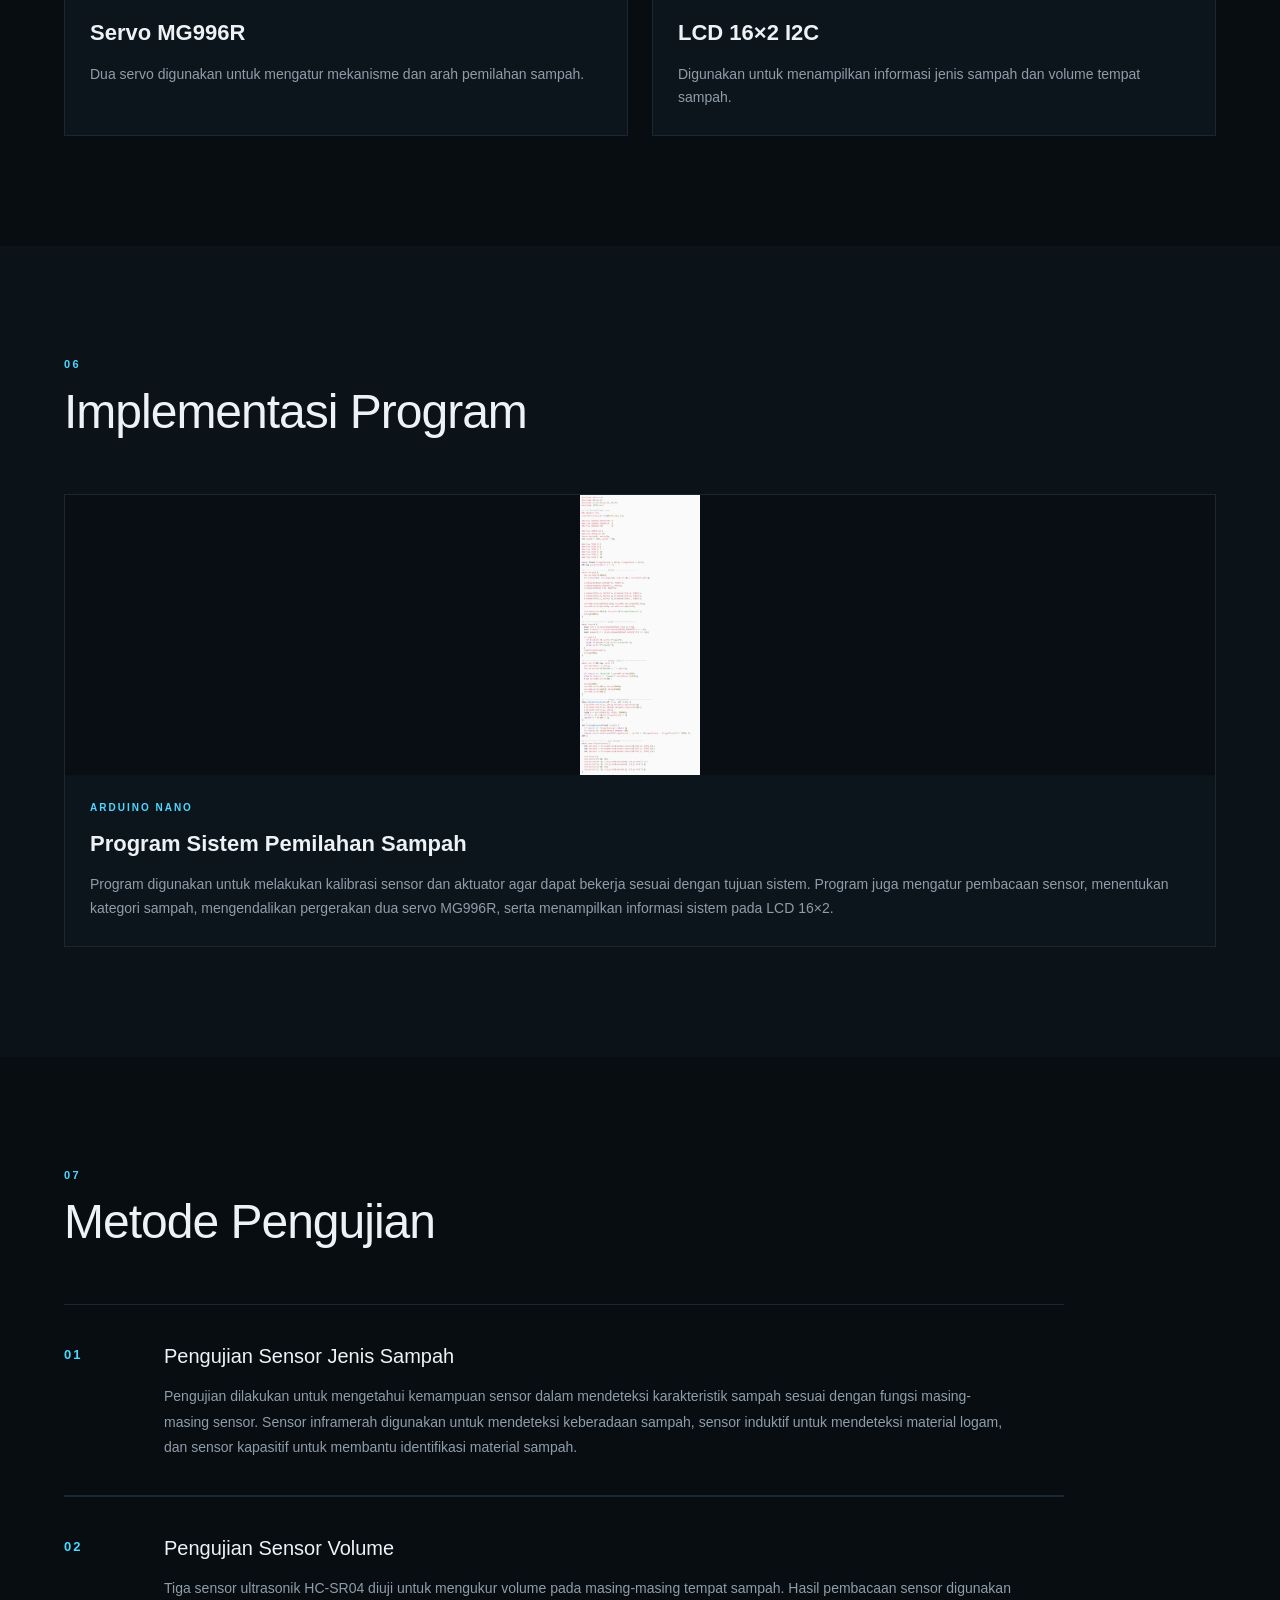
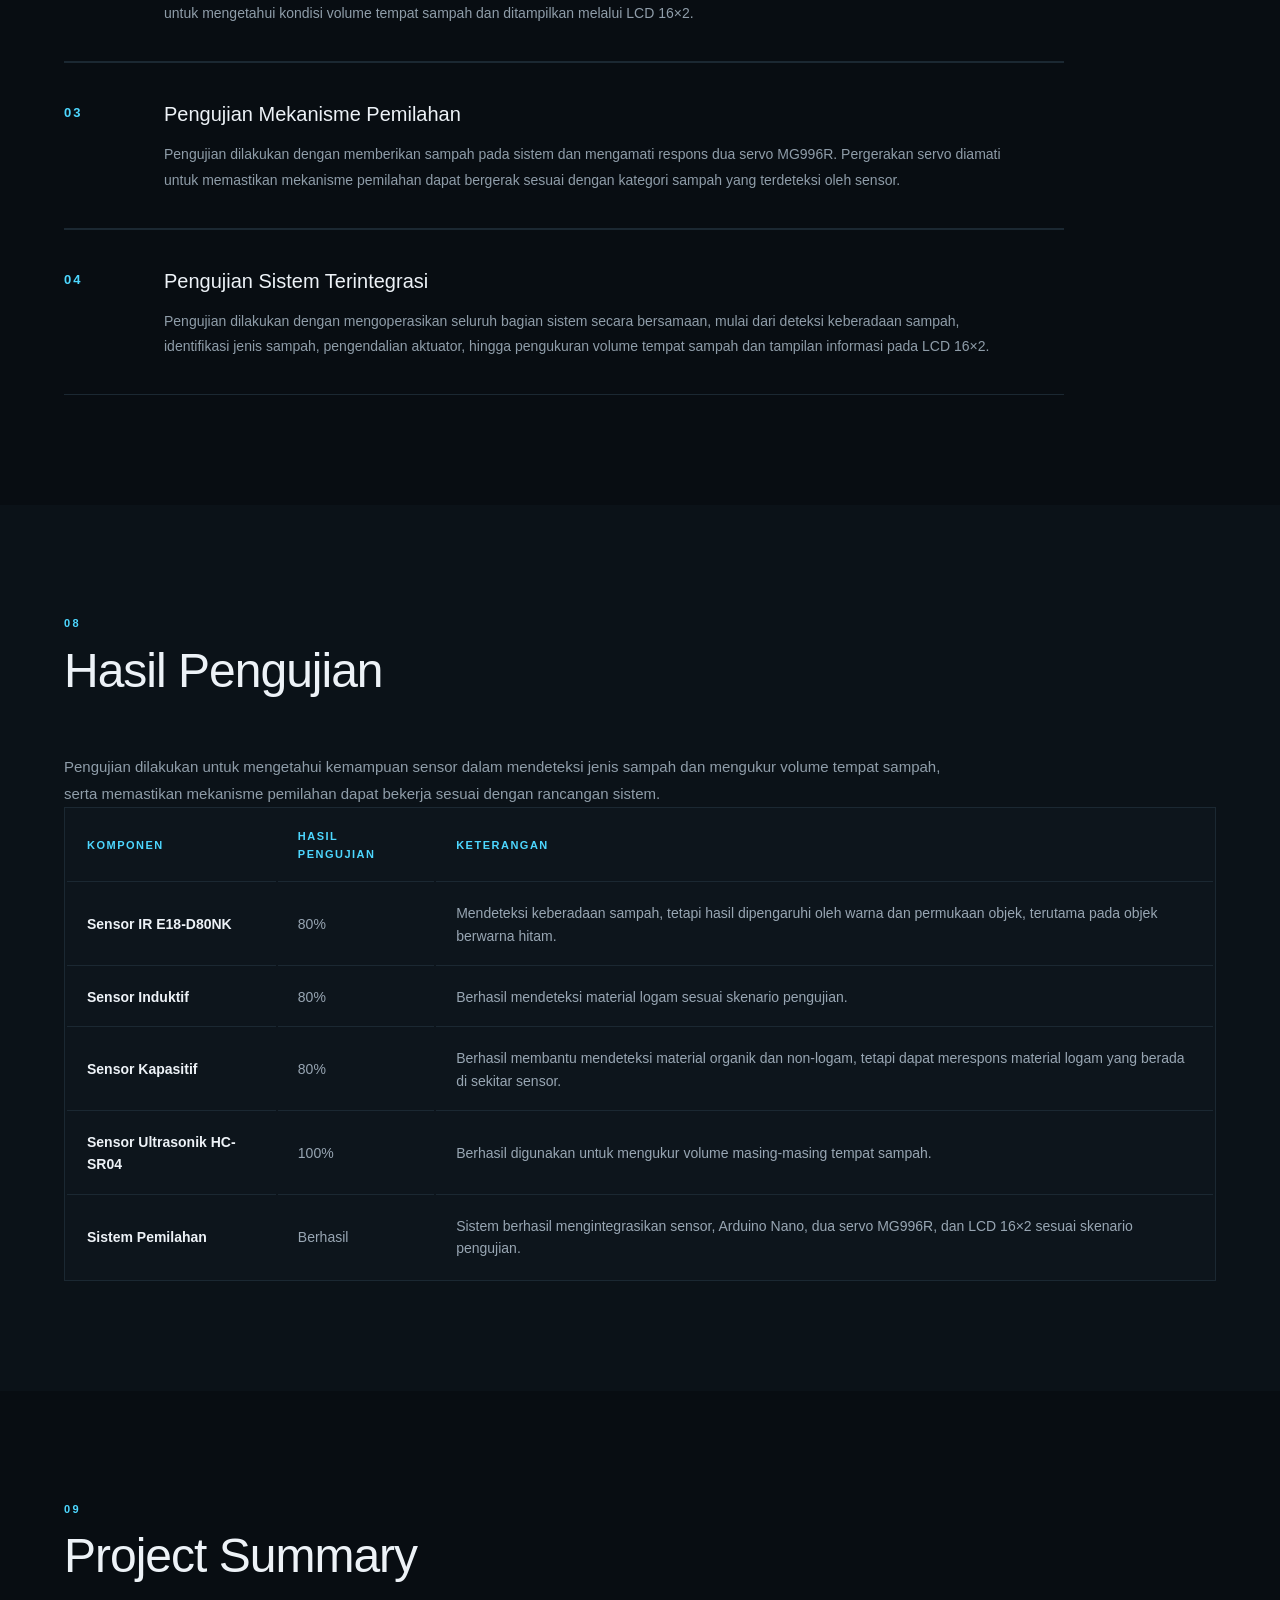
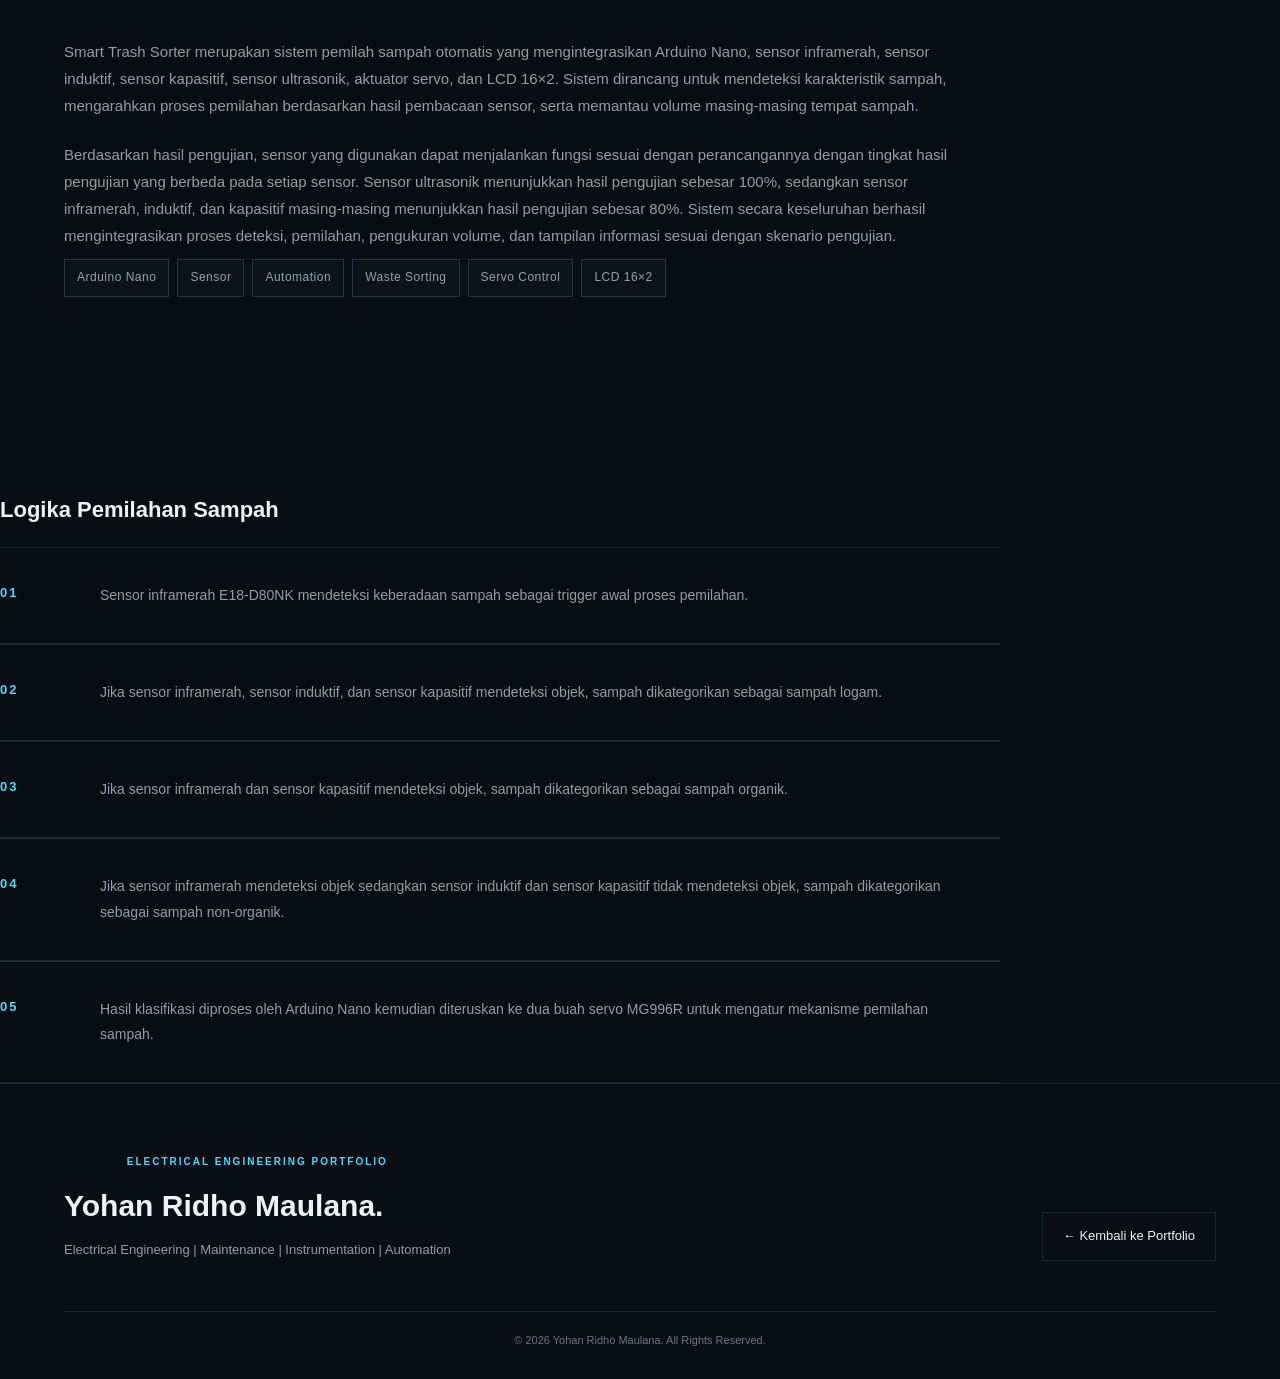
<file: project-02.html>
<!DOCTYPE html>
<html lang="id">

<head>
    <meta charset="UTF-8">
    <meta name="viewport" content="width=device-width, initial-scale=1.0">

    <title>Project 02 — Smart Trash Sorter | Yohan Ridho Maulana</title>

    <link rel="stylesheet" href="style.css">

    <link rel="stylesheet"
          href="https://cdnjs.cloudflare.com/ajax/libs/font-awesome/6.5.2/css/all.min.css">
</head>

<body>

    <!-- HEADER -->
    <header class="site-header">
        <div class="container nav-container">

            <a href="index.html" class="logo">
                YOHAN<span>.</span>
            </a>

            <nav>
                <a href="index.html">Beranda</a>
                <a href="index.html#about">Tentang</a>
                <a href="index.html#education">Pendidikan</a>
                <a href="index.html#skills">Keahlian</a>
                <a href="index.html#projects">Project</a>
                <a href="index.html#experience">Pengalaman</a>
                <a href="index.html#certifications">Sertifikasi</a>
                <a href="index.html#contact">Kontak</a>
            </nav>

        </div>
    </header>


    <!-- PROJECT -->
    <main>

        <section class="project-detail-hero">

            <div class="container">

                <p class="eyebrow">PROJECT 02</p>

                <h1>
                    Smart Trash
                    <span>Sorter</span>
                </h1>

                <p class="project-detail-intro">
                    Perancangan sistem pemilah sampah pintar dan deteksi
                    volume sampah menggunakan Arduino Nano dengan
                    beberapa sensor dan aktuator.
                </p>

                <div class="project-detail-tags">
                    <span>Arduino Nano</span>
                    <span>Sensor</span>
                    <span>Servo</span>
                    <span>Ultrasonic</span>
                    <span>LCD I2C</span>
                </div>

            </div>

        </section>


        <!-- OVERVIEW -->
<section class="project-detail-section">

    <div class="container">

        <div class="section-heading">
            <p class="section-number">01</p>
            <h2>Overview</h2>
        </div>

        <div class="project-detail-content">

            <p>
                Project ini merupakan perancangan sistem pemilah sampah
                pintar menggunakan Arduino Nano sebagai pengendali utama.
                Sistem menggunakan beberapa sensor untuk membantu
                mengidentifikasi karakteristik sampah sebelum diarahkan
                ke tempat yang sesuai.
            </p>

            <p>
                Sistem dilengkapi dengan sensor induktif untuk mendeteksi
                material logam, sensor kapasitif untuk mendeteksi material
                non-logam atau organik, serta sensor inframerah sebagai
                bagian dari proses deteksi. Tiga sensor ultrasonic
                digunakan untuk memantau tingkat volume pada masing-masing
                tempat sampah.
            </p>

            <p>
                Proses pemilahan dilakukan menggunakan dua servo sebagai
                mekanisme pengarah sampah, sedangkan LCD 16×2 digunakan
                untuk menampilkan informasi sistem. Pengujian dilakukan
                pada sensor pemilah dan sistem deteksi volume untuk
                mengetahui keberhasilan fungsi masing-masing bagian.
            </p>

        </div>

    </div>

</section>

<!-- TUJUAN -->
<section class="project-detail-section project-detail-dark">

    <div class="container">

        <div class="section-heading">
            <p class="section-number">02</p>
            <h2>Tujuan</h2>
        </div>

        <div class="detail-list">

            <div class="detail-item">
                <span>01</span>
                <p>
                    Merancang dan merealisasikan sistem pemilahan sampah
                    otomatis yang mengintegrasikan sensor kapasitif,
                    induktif, inframerah, dan ultrasonik berbasis
                    mikrokontroler Arduino Nano.
                </p>
            </div>

            <div class="detail-item">
                <span>02</span>
                <p>
                    Menguji ketepatan sensor dalam mendeteksi jenis dan
                    volume sampah.
                </p>
            </div>

            <div class="detail-item">
                <span>03</span>
                <p>
                    Menampilkan informasi hasil sortir dan volume tempat
                    sampah pada LCD 16×2 secara informatif.
                </p>
            </div>

        </div>

    </div>

</section>

<!-- SISTEM & PERANCANGAN -->
<section class="project-detail-section">

    <div class="container">

        <div class="section-heading">
            <p class="section-number">03</p>
            <h2>Sistem & Perancangan</h2>
        </div>

        <div class="project-detail-content">

            <p>
                Sistem dirancang menggunakan Arduino Nano sebagai
                mikrokontroler utama. Sensor inframerah, induktif, dan
                kapasitif digunakan untuk mendeteksi keberadaan serta
                karakteristik sampah, sedangkan tiga sensor ultrasonik
                digunakan untuk mengukur volume pada masing-masing
                tempat sampah.
            </p>

            <p>
                Hasil pembacaan sensor diproses oleh Arduino Nano dan
                digunakan untuk menentukan arah pemilahan melalui dua
                buah servo MG996R. Informasi jenis sampah dan volume
                tempat sampah ditampilkan menggunakan LCD 16×2 I2C.
            </p>

        </div>


        <div class="parameter-table-wrapper" style="margin-top: 40px;">

            <table class="parameter-table">

                <thead>
                    <tr>
                        <th>Komponen</th>
                        <th>Pin</th>
                        <th>Fungsi</th>
                    </tr>
                </thead>

                <tbody>

                    <tr>
                        <td>Baterai / Adaptor DC 12V</td>
                        <td>Vin Step Down</td>
                        <td>
                            Sumber daya utama sistem.
                        </td>
                    </tr>

                    <tr>
                        <td>Step Down Converter (12V → 5V)</td>
                        <td>
                            VCC → Battery<br>
                            OUT → Vin Arduino
                        </td>
                        <td>
                            Menurunkan tegangan dari sumber 12V menjadi
                            5V untuk Arduino dan sensor.
                        </td>
                    </tr>

                    <tr>
                        <td>Sensor Inframerah E18-D80NK</td>
                        <td>VCC 5V, GND, D4</td>
                        <td>
                            Mendeteksi keberadaan sampah sebagai trigger awal.
                        </td>
                    </tr>

                    <tr>
                        <td>Sensor Induktif LJ12A3-4-Z/BX</td>
                        <td>VCC 12V, GND, D3</td>
                        <td>
                            Mendeteksi sampah berbahan logam.
                        </td>
                    </tr>

                    <tr>
                        <td>Sensor Kapasitif LJC18A3-H-Z/BY</td>
                        <td>VCC 12V, GND, D2</td>
                        <td>
                            Mendeteksi plastik atau material anorganik.
                        </td>
                    </tr>

                    <tr>
                        <td>Servo Kiri-Kanan</td>
                        <td>VCC 5V, GND, D10</td>
                        <td>
                            Mengatur arah pemilahan sampah.
                        </td>
                    </tr>

                    <tr>
                        <td>Servo Atas-Bawah</td>
                        <td>VCC 5V, GND, D9</td>
                        <td>
                            Mengatur posisi mekanisme pemilah.
                        </td>
                    </tr>

                    <tr>
                        <td>HC-SR04 (Anorganik)</td>
                        <td>
                            VCC 5V, GND,<br>
                            TRIG D7, ECHO D13
                        </td>
                        <td>
                            Mengukur volume tempat sampah anorganik.
                        </td>
                    </tr>

                    <tr>
                        <td>HC-SR04 (Organik)</td>
                        <td>
                            VCC 5V, GND,<br>
                            TRIG D5, ECHO D6
                        </td>
                        <td>
                            Mengukur volume tempat sampah organik.
                        </td>
                    </tr>

                    <tr>
                        <td>HC-SR04 (Logam)</td>
                        <td>
                            VCC 5V, GND,<br>
                            TRIG D11, ECHO D12
                        </td>
                        <td>
                            Mengukur volume tempat sampah logam.
                        </td>
                    </tr>

                    <tr>
                        <td>LCD 16×2 I2C</td>
                        <td>
                            VCC 5V, GND,<br>
                            SDA A4, SCL A5
                        </td>
                        <td>
                            Menampilkan informasi jenis sampah dan
                            volume tempat sampah.
                        </td>
                    </tr>

                    <tr>
                        <td>Push Button</td>
                        <td>GND, A3</td>
                        <td>
                            Mengganti mode tampilan LCD antara jenis
                            sampah dan volume.
                        </td>
                    </tr>

                </tbody>

            </table>

        </div>

    </div>
</section>

<!-- DOKUMENTASI SISTEM -->
<section class="project-detail-section project-detail-dark">
    <div class="container">

        <div class="section-heading">
            <p class="section-number">04</p>
            <h2>Dokumentasi Sistem</h2>
        </div>

        <div class="documentation-grid">
      
            <!-- FOTO SISTEM -->
            <div class="documentation-card">
                <div class="documentation-image">
                    <img src="images/project02/project02-overview.jpg"
                         alt="Smart Trash Sorter">
                </div>

                <div class="documentation-info">
                    <span>SISTEM UTAMA</span>
                    <h3>Smart Trash Sorter</h3>
                    <p>
                        Dokumentasi keseluruhan sistem pemilah sampah pintar
                        yang telah direalisasikan menggunakan Arduino Nano,
                        sensor, servo, dan LCD 16×2.
                    </p>
                </div>
            </div>

            <!-- FLOWCHART -->
            <div class="documentation-card">
                <div class="documentation-image">
                    <img src="images/project02/project02-flowchart.jpg"
                         alt="Flowchart sistem Smart Trash Sorter">
                </div>

                <div class="documentation-info">
                    <span>PERANCANGAN SISTEM</span>
                    <h3>Flowchart Sistem</h3>
                    <p>
                        Flowchart menggambarkan alur proses sistem mulai dari
                        pembacaan sensor, identifikasi jenis sampah, proses
                        pemilahan, hingga pembacaan volume tempat sampah.
                    </p>
                </div>
            </div>

            <!-- SKEMATIK -->
            <div class="documentation-card">
                <div class="documentation-image">
                    <img src="images/project02/project02-schematic.jpg"
                         alt="Skematik sistem Smart Trash Sorter">
                </div>

                <div class="documentation-info">
                    <span>PERANCANGAN HARDWARE</span>
                    <h3>Skematik Sistem</h3>
                    <p>
                        Skematik menunjukkan hubungan antara Arduino Nano,
                        sensor, servo, LCD 16×2, push button, serta rangkaian
                        catu daya yang digunakan pada sistem.
                    </p>
                </div>
            </div>
 <div class="documentation-card">
    <div class="documentation-image video-documentation">
        <iframe
            src="https://www.youtube.com/embed/9DV8Z2Msa5U"
            title="Video Demo Pengoperasian Smart Trash Sorter"
            frameborder="0"
            allow="accelerometer; autoplay; clipboard-write; encrypted-media; gyroscope; picture-in-picture"
            allowfullscreen>
        </iframe>
    </div>

    <div class="documentation-info">
        <span>VIDEO DEMO</span>
        <h3>Pengoperasian Alat</h3>
        <p>
            Video menampilkan proses pengoperasian Smart Trash Sorter dalam melakukan
            identifikasi dan pemilahan sampah berdasarkan jenis material yang terdeteksi.
            Sistem memanfaatkan sensor untuk membaca objek yang masuk, kemudian Arduino
            Nano memproses hasil pembacaan dan mengendalikan mekanisme servo untuk
            mengarahkan sampah ke tempat yang sesuai.
        </p>
    </div>
</div>
</section>
       
      

<!-- DOKUMENTASI KOMPONEN -->
<section class="project-detail-section">
    <div class="container">

        <div class="section-heading">
            <p class="section-number">05</p>
            <h2>Dokumentasi Komponen</h2>
        </div>

        <div class="documentation-grid">

            <!-- SENSOR IR -->
            <div class="documentation-card">
                <div class="documentation-image">
                    <img src="images/project02/project02-ir.jpg"
                         alt="Sensor inframerah E18-D80NK">
                </div>

                <div class="documentation-info">
                    <span>SENSOR INFRAMERAH</span>
                    <h3>E18-D80NK</h3>
                    <p>
                        Digunakan untuk mendeteksi keberadaan sampah
                        sebagai trigger awal proses pemilahan.
                    </p>
                </div>
            </div>

            <!-- SENSOR INDUKTIF -->
            <div class="documentation-card">
                <div class="documentation-image">
                    <img src="images/project02/project02-inductive.jpg"
                         alt="Sensor induktif LJ12A3-4-Z/BX">
                </div>

                <div class="documentation-info">
                    <span>SENSOR INDUKTIF</span>
                    <h3>LJ12A3-4-Z/BX</h3>
                    <p>
                        Digunakan untuk mendeteksi material logam
                        pada sampah.
                    </p>
                </div>
            </div>

            <!-- SENSOR KAPASITIF -->
            <div class="documentation-card">
                <div class="documentation-image">
                    <img src="images/project02/project02-capacitive.jpg"
                         alt="Sensor kapasitif LJC18A3-H-Z/BY">
                </div>

                <div class="documentation-info">
                    <span>SENSOR KAPASITIF</span>
                    <h3>LJC18A3-H-Z/BY</h3>
                    <p>
                        Digunakan sebagai bagian dari proses
                        identifikasi material sampah.
                    </p>
                </div>
            </div>

            <!-- SENSOR ULTRASONIK -->
            <div class="documentation-card">
                <div class="documentation-image">
                    <img src="images/project02/project02-ultrasonic.jpg"
                         alt="Sensor ultrasonik HC-SR04">
                </div>

                <div class="documentation-info">
                    <span>SENSOR ULTRASONIK</span>
                    <h3>HC-SR04</h3>
                    <p>
                        Tiga sensor digunakan untuk mengukur volume
                        masing-masing tempat sampah.
                    </p>
                </div>
            </div>

            <!-- SERVO -->
            <div class="documentation-card">
                <div class="documentation-image">
                    <img src="images/project02/project02-servo.jpg"
                         alt="Servo motor MG996R">
                </div>

                <div class="documentation-info">
                    <span>AKTUATOR</span>
                    <h3>Servo MG996R</h3>
                    <p>
                        Dua servo digunakan untuk mengatur mekanisme
                        dan arah pemilahan sampah.
                    </p>
                </div>
            </div>

            <!-- LCD -->
            <div class="documentation-card">
                <div class="documentation-image">
                    <img src="images/project02/project02-lcd.jpg"
                         alt="LCD 16x2 I2C">
                </div>

                <div class="documentation-info">
                    <span>DISPLAY</span>
                    <h3>LCD 16×2 I2C</h3>
                    <p>
                        Digunakan untuk menampilkan informasi jenis
                        sampah dan volume tempat sampah.
                    </p>
                </div>
            </div>

        </div>

    </div>
</section>

<!-- IMPLEMENTASI PROGRAM -->
<section class="project-detail-section project-detail-dark">
    <div class="container">

        <div class="section-heading">
            <p class="section-number">06</p>
            <h2>Implementasi Program</h2>
        </div>

        <div class="documentation-card code-documentation">

            <div class="documentation-image code-image">
                <img src="images/project02/project02-code.jpg"
                     alt="Kode program sistem Smart Trash Sorter">
            </div>

            <div class="documentation-info">
                <span>ARDUINO NANO</span>
                <h3>Program Sistem Pemilahan Sampah</h3>
                <p>
                    <p>
    Program digunakan untuk melakukan kalibrasi sensor dan aktuator
    agar dapat bekerja sesuai dengan tujuan sistem. Program juga
    mengatur pembacaan sensor, menentukan kategori sampah,
    mengendalikan pergerakan dua servo MG996R, serta menampilkan
    informasi sistem pada LCD 16×2.
</p>
                </p>
            </div>

        </div>

    </div>
</section>

<!-- METODE PENGUJIAN -->
<section class="project-detail-section">
    <div class="container">

        <div class="section-heading">
            <p class="section-number">07</p>
            <h2>Metode Pengujian</h2>
        </div>

        <div class="detail-list">

            <div class="detail-item">
                <span class="detail-number">01</span>
                <div>
                    <h3>Pengujian Sensor Jenis Sampah</h3>
                    <p>
                        Pengujian dilakukan untuk mengetahui kemampuan sensor
                        dalam mendeteksi karakteristik sampah sesuai dengan
                        fungsi masing-masing sensor. Sensor inframerah
                        digunakan untuk mendeteksi keberadaan sampah,
                        sensor induktif untuk mendeteksi material logam,
                        dan sensor kapasitif untuk membantu identifikasi
                        material sampah.
                    </p>
                </div>
            </div>

            <div class="detail-item">
                <span class="detail-number">02</span>
                <div>
                    <h3>Pengujian Sensor Volume</h3>
                    <p>
                        Tiga sensor ultrasonik HC-SR04 diuji untuk mengukur
                        volume pada masing-masing tempat sampah. Hasil
                        pembacaan sensor digunakan untuk mengetahui kondisi
                        volume tempat sampah dan ditampilkan melalui LCD 16×2.
                    </p>
                </div>
            </div>

            <div class="detail-item">
                <span class="detail-number">03</span>
                <div>
                    <h3>Pengujian Mekanisme Pemilahan</h3>
                    <p>
                        Pengujian dilakukan dengan memberikan sampah pada
                        sistem dan mengamati respons dua servo MG996R.
                        Pergerakan servo diamati untuk memastikan mekanisme
                        pemilahan dapat bergerak sesuai dengan kategori
                        sampah yang terdeteksi oleh sensor.
                    </p>
                </div>
            </div>

            <div class="detail-item">
                <span class="detail-number">04</span>
                <div>
                    <h3>Pengujian Sistem Terintegrasi</h3>
                    <p>
                        Pengujian dilakukan dengan mengoperasikan seluruh
                        bagian sistem secara bersamaan, mulai dari deteksi
                        keberadaan sampah, identifikasi jenis sampah,
                        pengendalian aktuator, hingga pengukuran volume
                        tempat sampah dan tampilan informasi pada LCD 16×2.
                    </p>
                </div>
            </div>

        </div>

    </div>
</section>

<!-- HASIL PENGUJIAN -->
<section class="project-detail-section project-detail-dark">
    <div class="container">

        <div class="section-heading">
            <p class="section-number">08</p>
            <h2>Hasil Pengujian</h2>
        </div>

        <div class="detail-note">
            <p>
                Pengujian dilakukan untuk mengetahui kemampuan sensor dalam
                mendeteksi jenis sampah dan mengukur volume tempat sampah,
                serta memastikan mekanisme pemilahan dapat bekerja sesuai
                dengan rancangan sistem.
            </p>
        </div>

        <div class="parameter-table">
            <table>
                <thead>
                    <tr>
                        <th>Komponen</th>
                        <th>Hasil Pengujian</th>
                        <th>Keterangan</th>
                    </tr>
                </thead>

                <tbody>
                    <tr>
                        <td>Sensor IR E18-D80NK</td>
                        <td>80%</td>
                        <td>
                            Mendeteksi keberadaan sampah, tetapi hasil
                            dipengaruhi oleh warna dan permukaan objek,
                            terutama pada objek berwarna hitam.
                        </td>
                    </tr>

                    <tr>
                        <td>Sensor Induktif</td>
                        <td>80%</td>
                        <td>
                            Berhasil mendeteksi material logam sesuai
                            skenario pengujian.
                        </td>
                    </tr>

                    <tr>
                        <td>Sensor Kapasitif</td>
                        <td>80%</td>
                        <td>
                            Berhasil membantu mendeteksi material organik
                            dan non-logam, tetapi dapat merespons material
                            logam yang berada di sekitar sensor.
                        </td>
                    </tr>

                    <tr>
                        <td>Sensor Ultrasonik HC-SR04</td>
                        <td>100%</td>
                        <td>
                            Berhasil digunakan untuk mengukur volume
                            masing-masing tempat sampah.
                        </td>
                    </tr>

                    <tr>
                        <td>Sistem Pemilahan</td>
                        <td>Berhasil</td>
                        <td>
                            Sistem berhasil mengintegrasikan sensor,
                            Arduino Nano, dua servo MG996R, dan LCD 16×2
                            sesuai skenario pengujian.
                        </td>
                    </tr>
                </tbody>
            </table>
        </div>

    </div>
</section>

<!-- PROJECT SUMMARY -->
<section class="project-detail-section">
    <div class="container">

        <div class="section-heading">
            <p class="section-number">09</p>
            <h2>Project Summary</h2>
        </div>

        <div class="detail-note">
            <p>
                Smart Trash Sorter merupakan sistem pemilah sampah otomatis
                yang mengintegrasikan Arduino Nano, sensor inframerah,
                sensor induktif, sensor kapasitif, sensor ultrasonik,
                aktuator servo, dan LCD 16×2. Sistem dirancang untuk
                mendeteksi karakteristik sampah, mengarahkan proses
                pemilahan berdasarkan hasil pembacaan sensor, serta
                memantau volume masing-masing tempat sampah.
            </p>

            <p>
                Berdasarkan hasil pengujian, sensor yang digunakan dapat
                menjalankan fungsi sesuai dengan perancangannya dengan
                tingkat hasil pengujian yang berbeda pada setiap sensor.
                Sensor ultrasonik menunjukkan hasil pengujian sebesar 100%,
                sedangkan sensor inframerah, induktif, dan kapasitif
                masing-masing menunjukkan hasil pengujian sebesar 80%.
                Sistem secara keseluruhan berhasil mengintegrasikan proses
                deteksi, pemilahan, pengukuran volume, dan tampilan informasi
                sesuai dengan skenario pengujian.
            </p>
        </div>

        <div class="project-tags">
            <span>Arduino Nano</span>
            <span>Sensor</span>
            <span>Automation</span>
            <span>Waste Sorting</span>
            <span>Servo Control</span>
            <span>LCD 16×2</span>
        </div>

    </div>
</section>

        <!-- LOGIKA PEMILAHAN -->
        <div class="result-subheading">
            <h3>Logika Pemilahan Sampah</h3>
        </div>

        <div class="detail-list">

            <div class="detail-item">
                <span>01</span>
                <p>
                    Sensor inframerah E18-D80NK mendeteksi keberadaan
                    sampah sebagai trigger awal proses pemilahan.
                </p>
            </div>

            <div class="detail-item">
                <span>02</span>
                <p>
                    Jika sensor inframerah, sensor induktif, dan sensor
                    kapasitif mendeteksi objek, sampah dikategorikan
                    sebagai sampah logam.
                </p>
            </div>

            <div class="detail-item">
                <span>03</span>
                <p>
                    Jika sensor inframerah dan sensor kapasitif mendeteksi
                    objek, sampah dikategorikan sebagai sampah organik.
                </p>
            </div>

            <div class="detail-item">
                <span>04</span>
                <p>
                    Jika sensor inframerah mendeteksi objek sedangkan
                    sensor induktif dan sensor kapasitif tidak mendeteksi
                    objek, sampah dikategorikan sebagai sampah
                    non-organik.
                </p>
            </div>

            <div class="detail-item">
                <span>05</span>
                <p>
                    Hasil klasifikasi diproses oleh Arduino Nano kemudian
                    diteruskan ke dua buah servo MG996R untuk mengatur
                    mekanisme pemilahan sampah.
                </p>
            </div>

        </div>

</section>
    </main>

<!-- FOOTER -->
<footer class="project-footer">
    <div class="container">

        <div class="project-footer-content">

            <div>
                <p class="project-footer-label">
                    ELECTRICAL ENGINEERING PORTFOLIO
                </p>

                <h2>
                    Yohan Ridho Maulana.
                </h2>

                <p>
                    Electrical Engineering | Maintenance |
                    Instrumentation | Automation
                </p>
            </div>

            <a href="index.html" class="project-back">
                ← Kembali ke Portfolio
            </a>

        </div>

        <div class="project-footer-bottom">
            <p>
                © 2026 Yohan Ridho Maulana. All Rights Reserved.
            </p>
        </div>

    </div>
</footer>

</body>
</html>
</file>
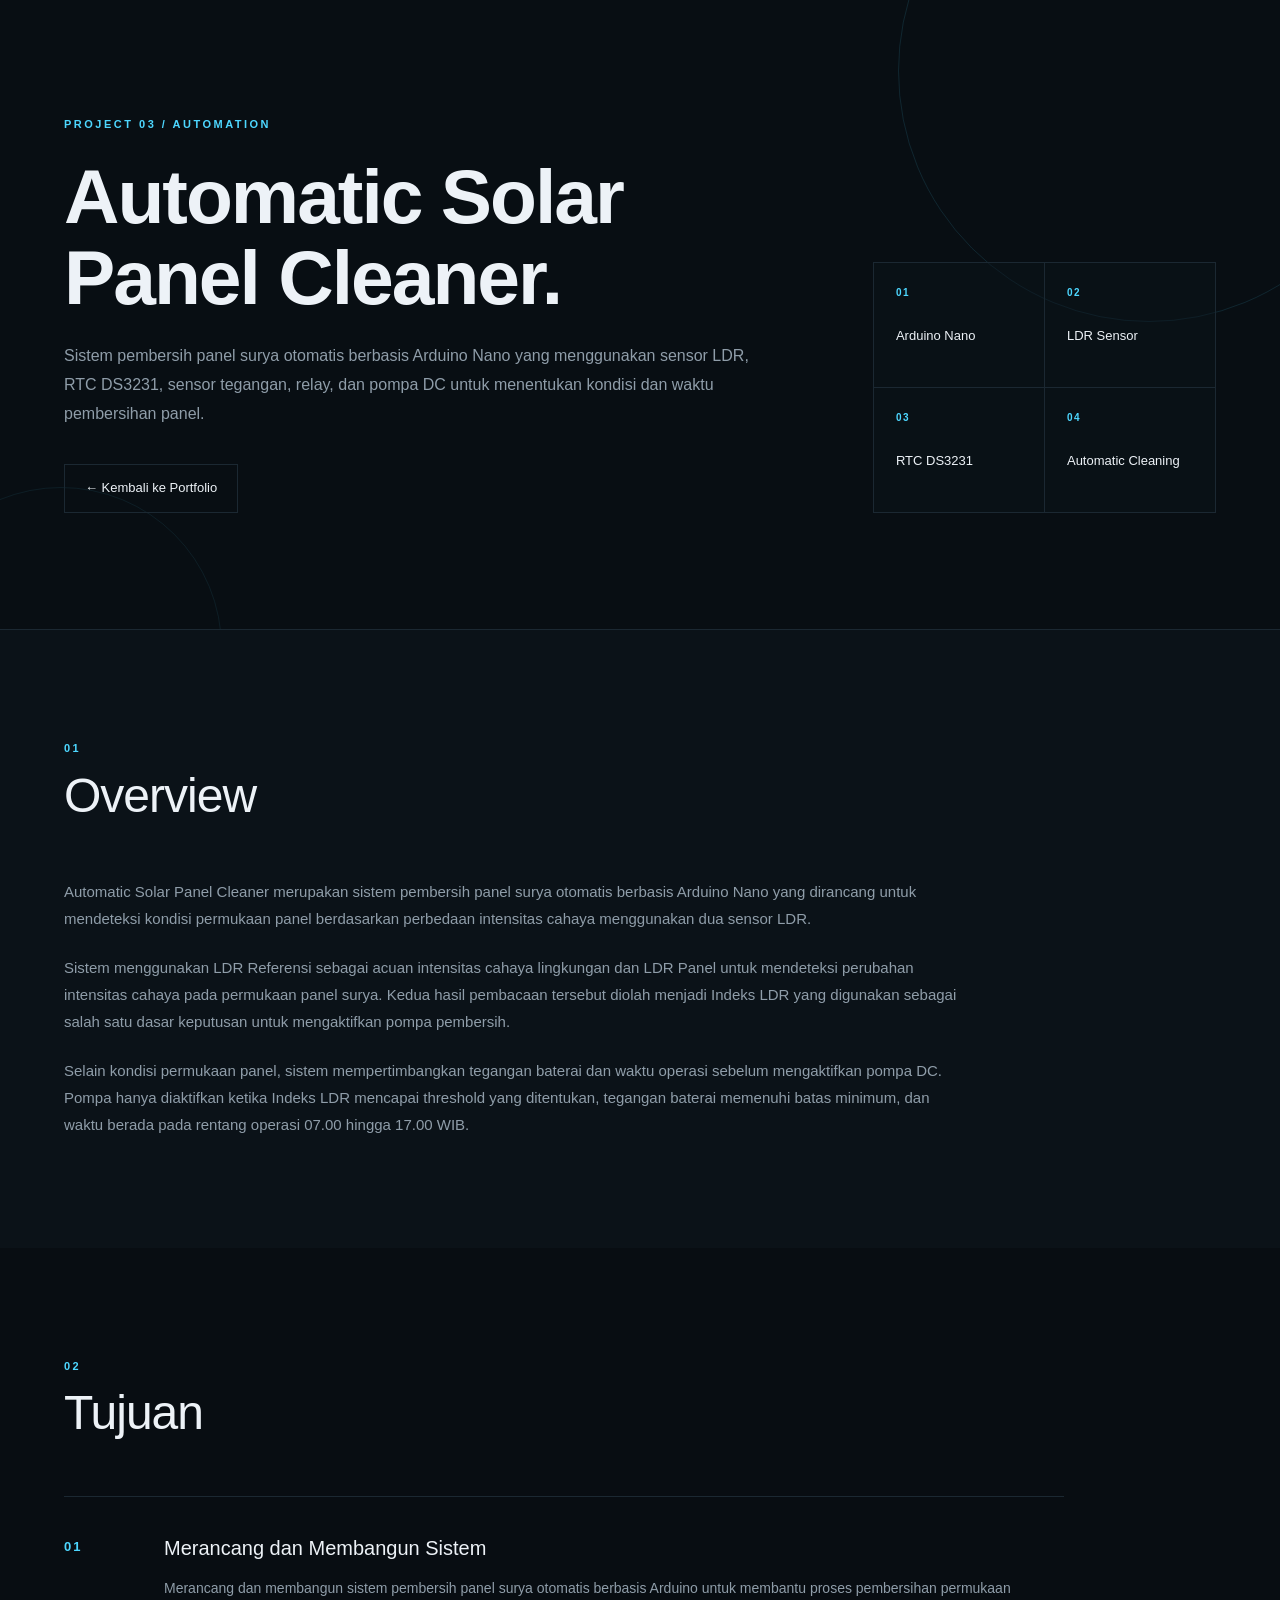
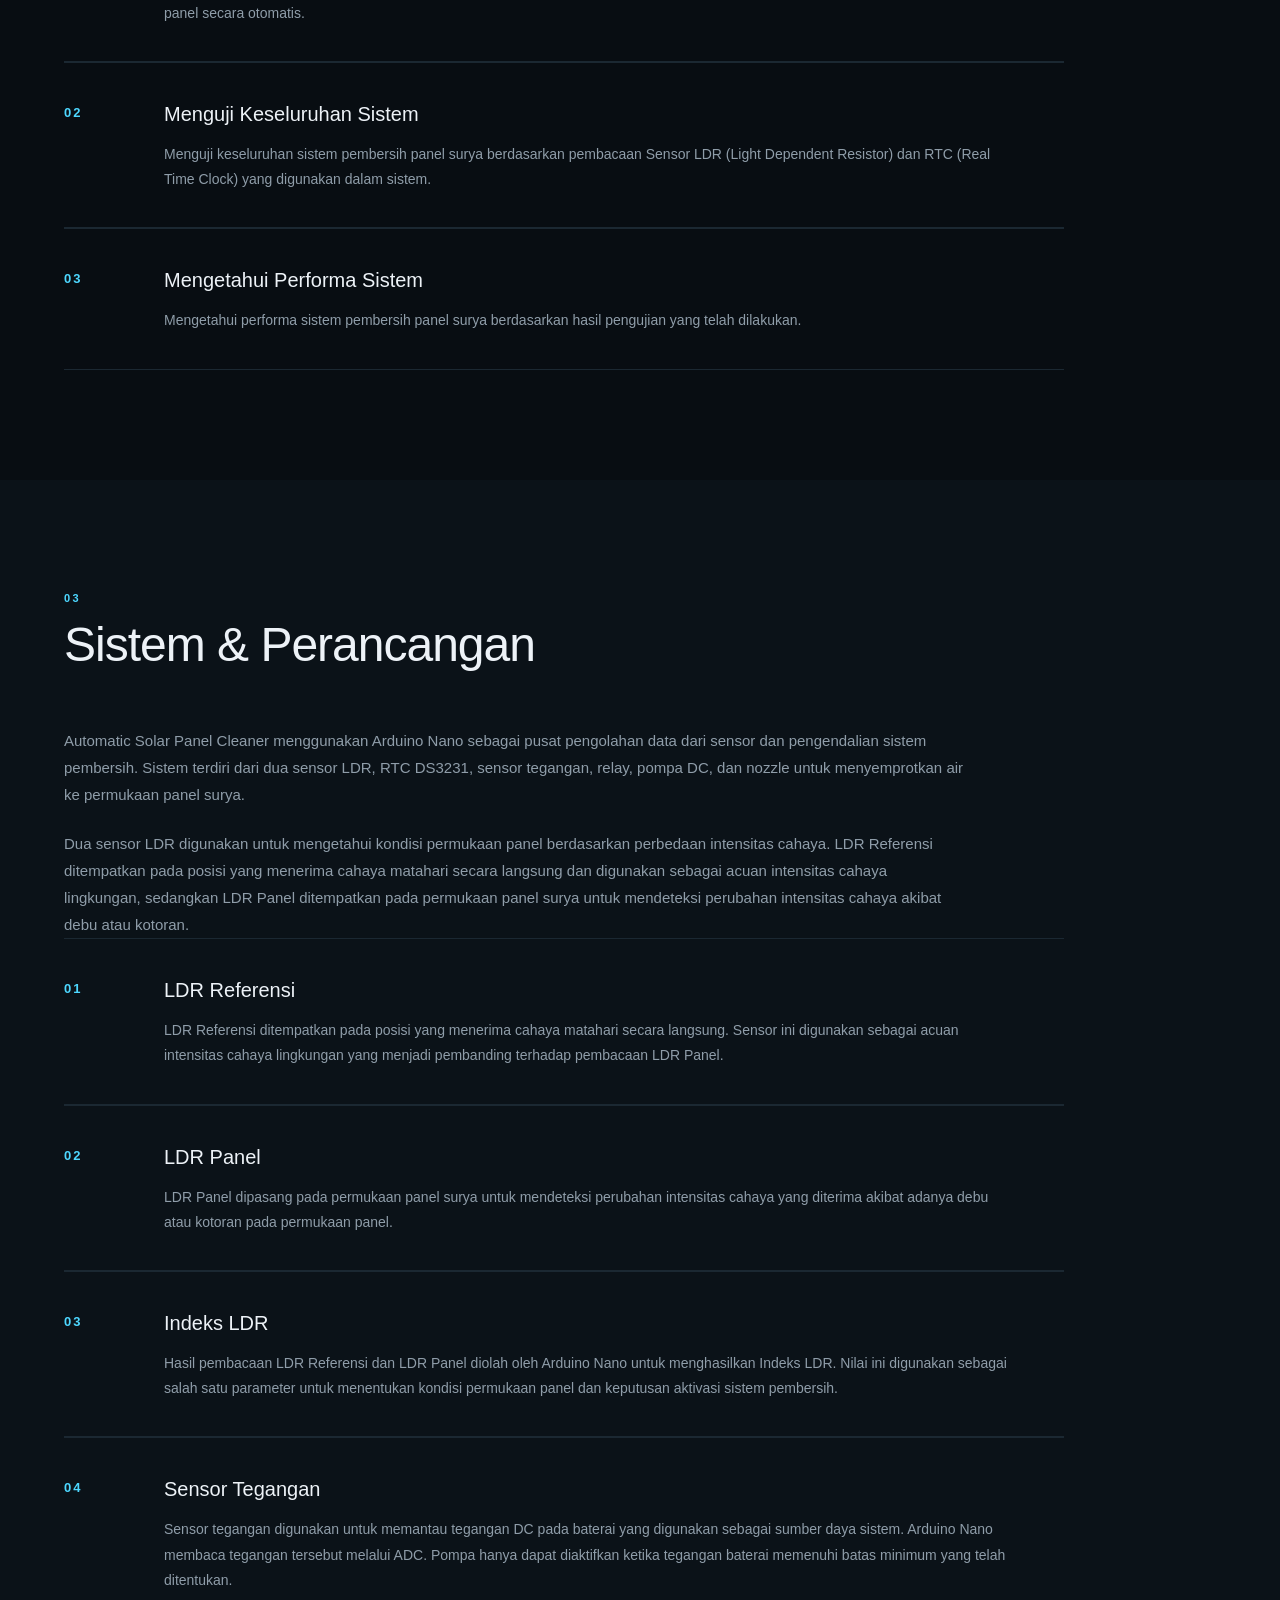
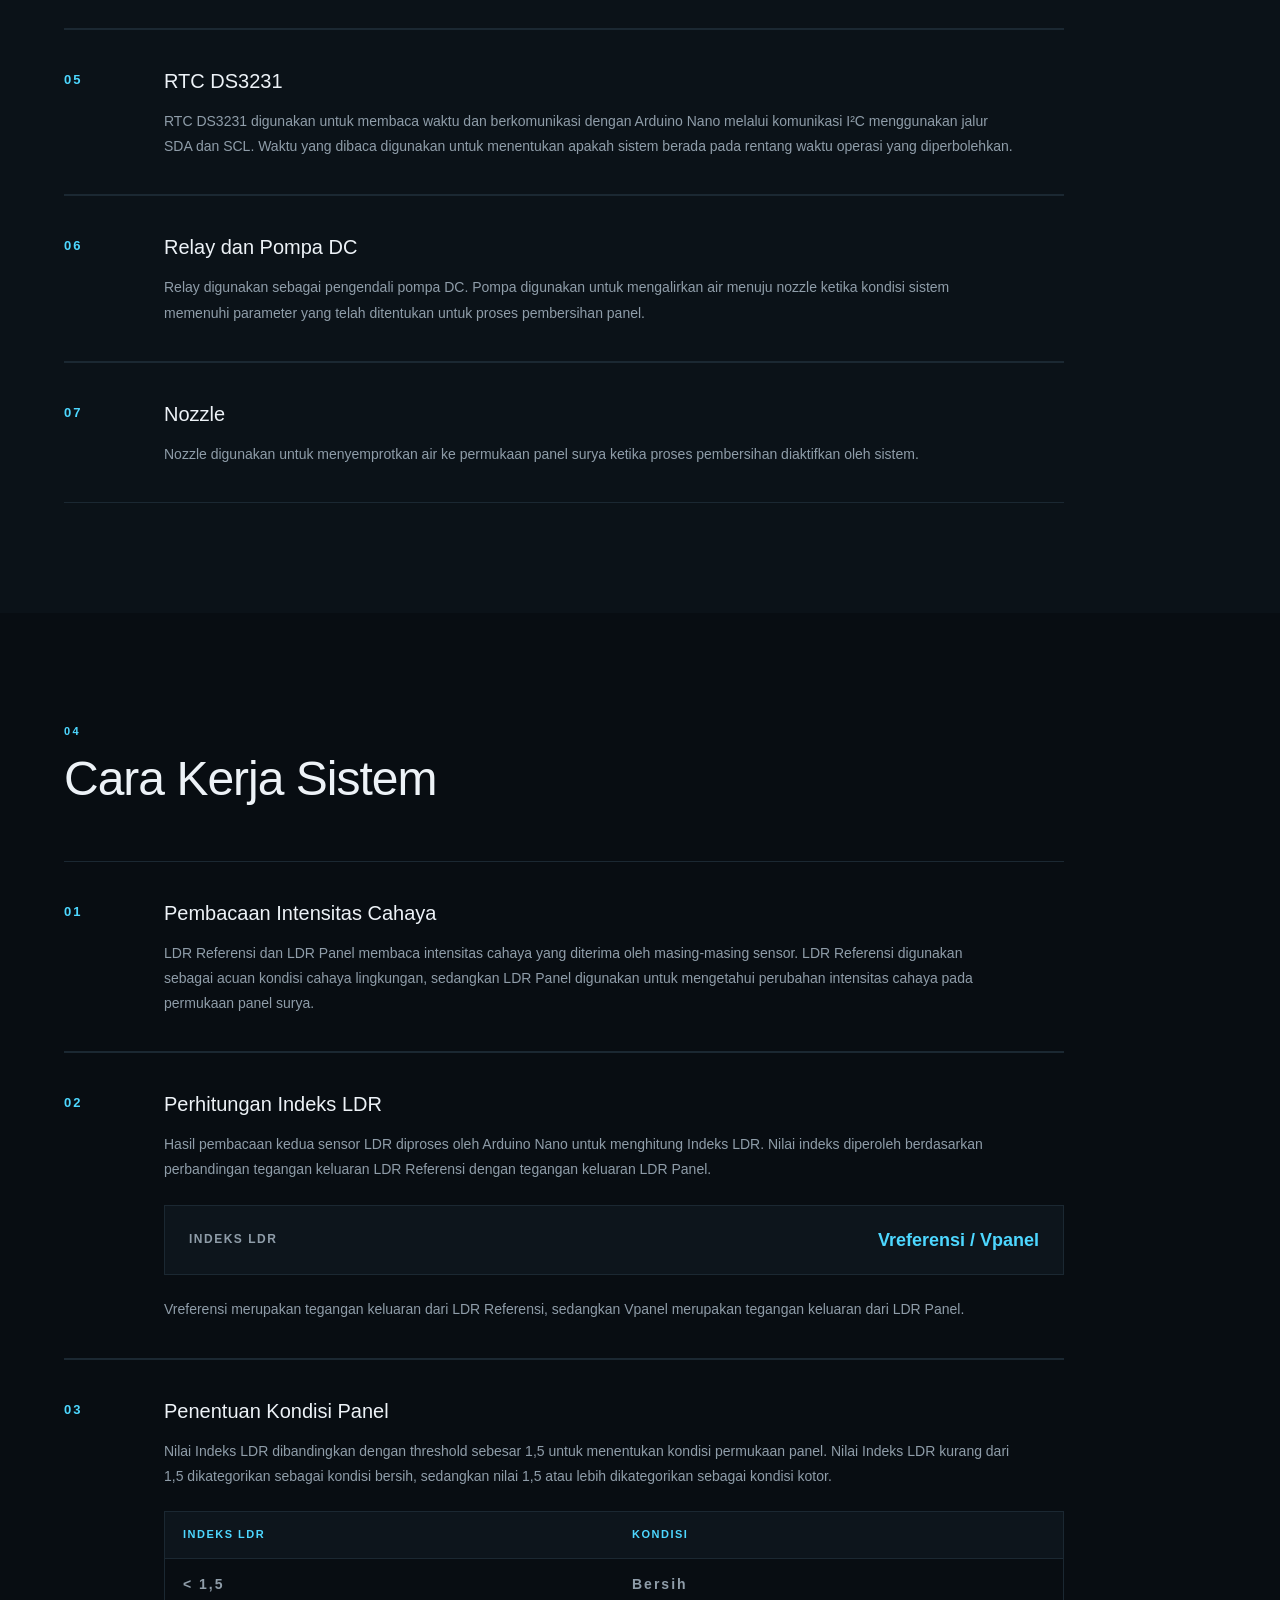
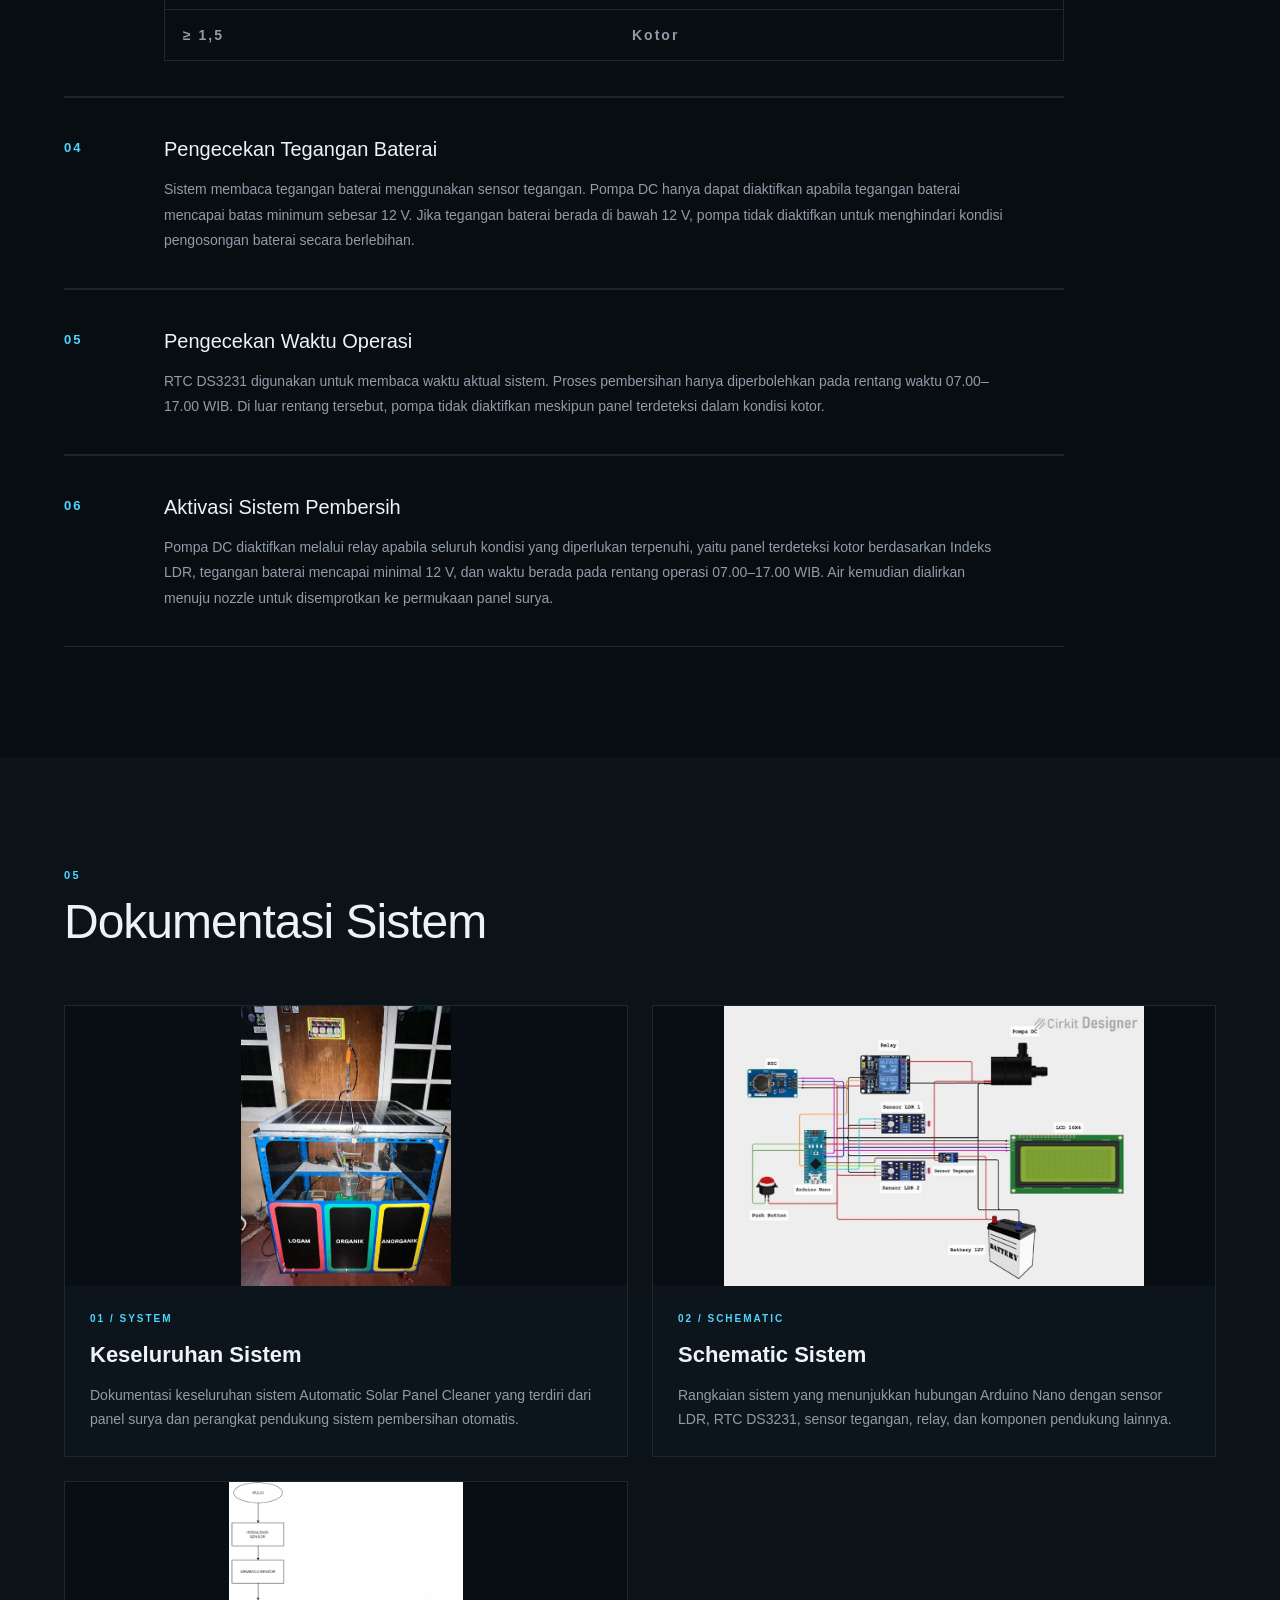
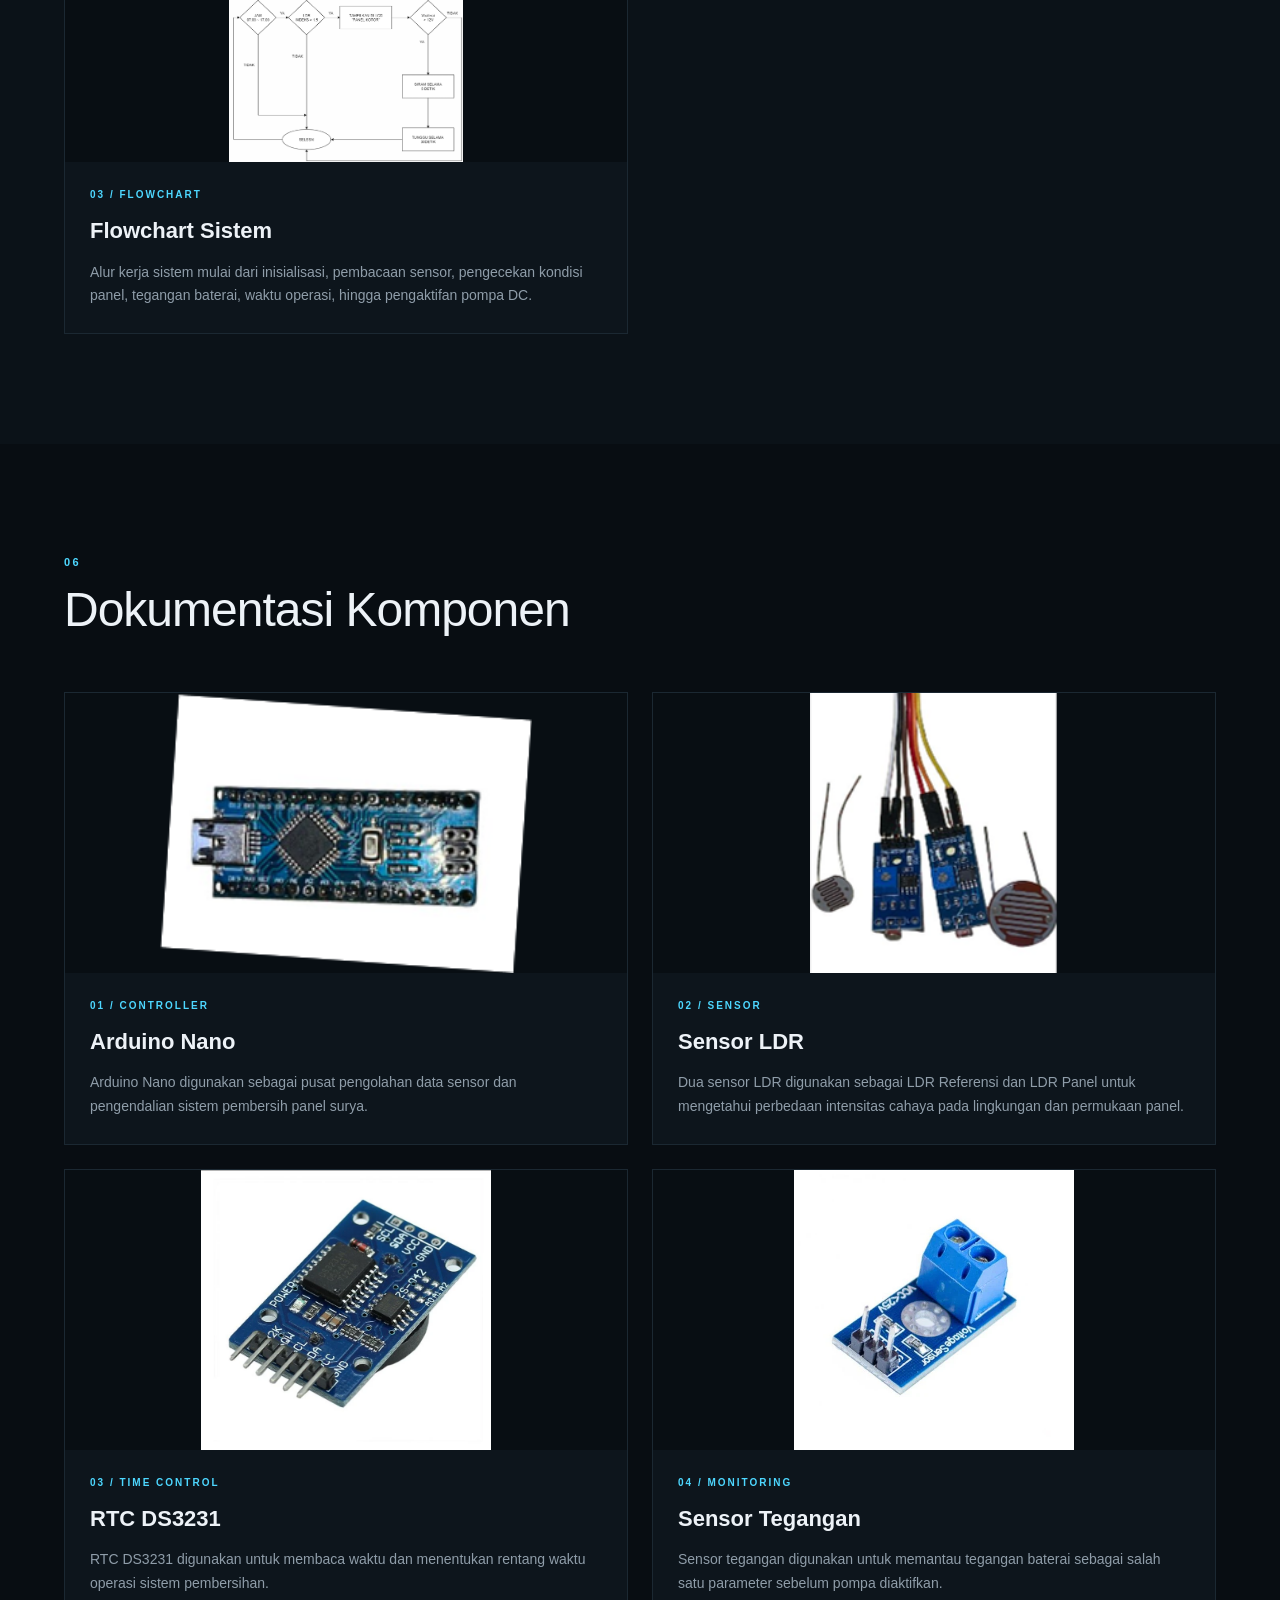
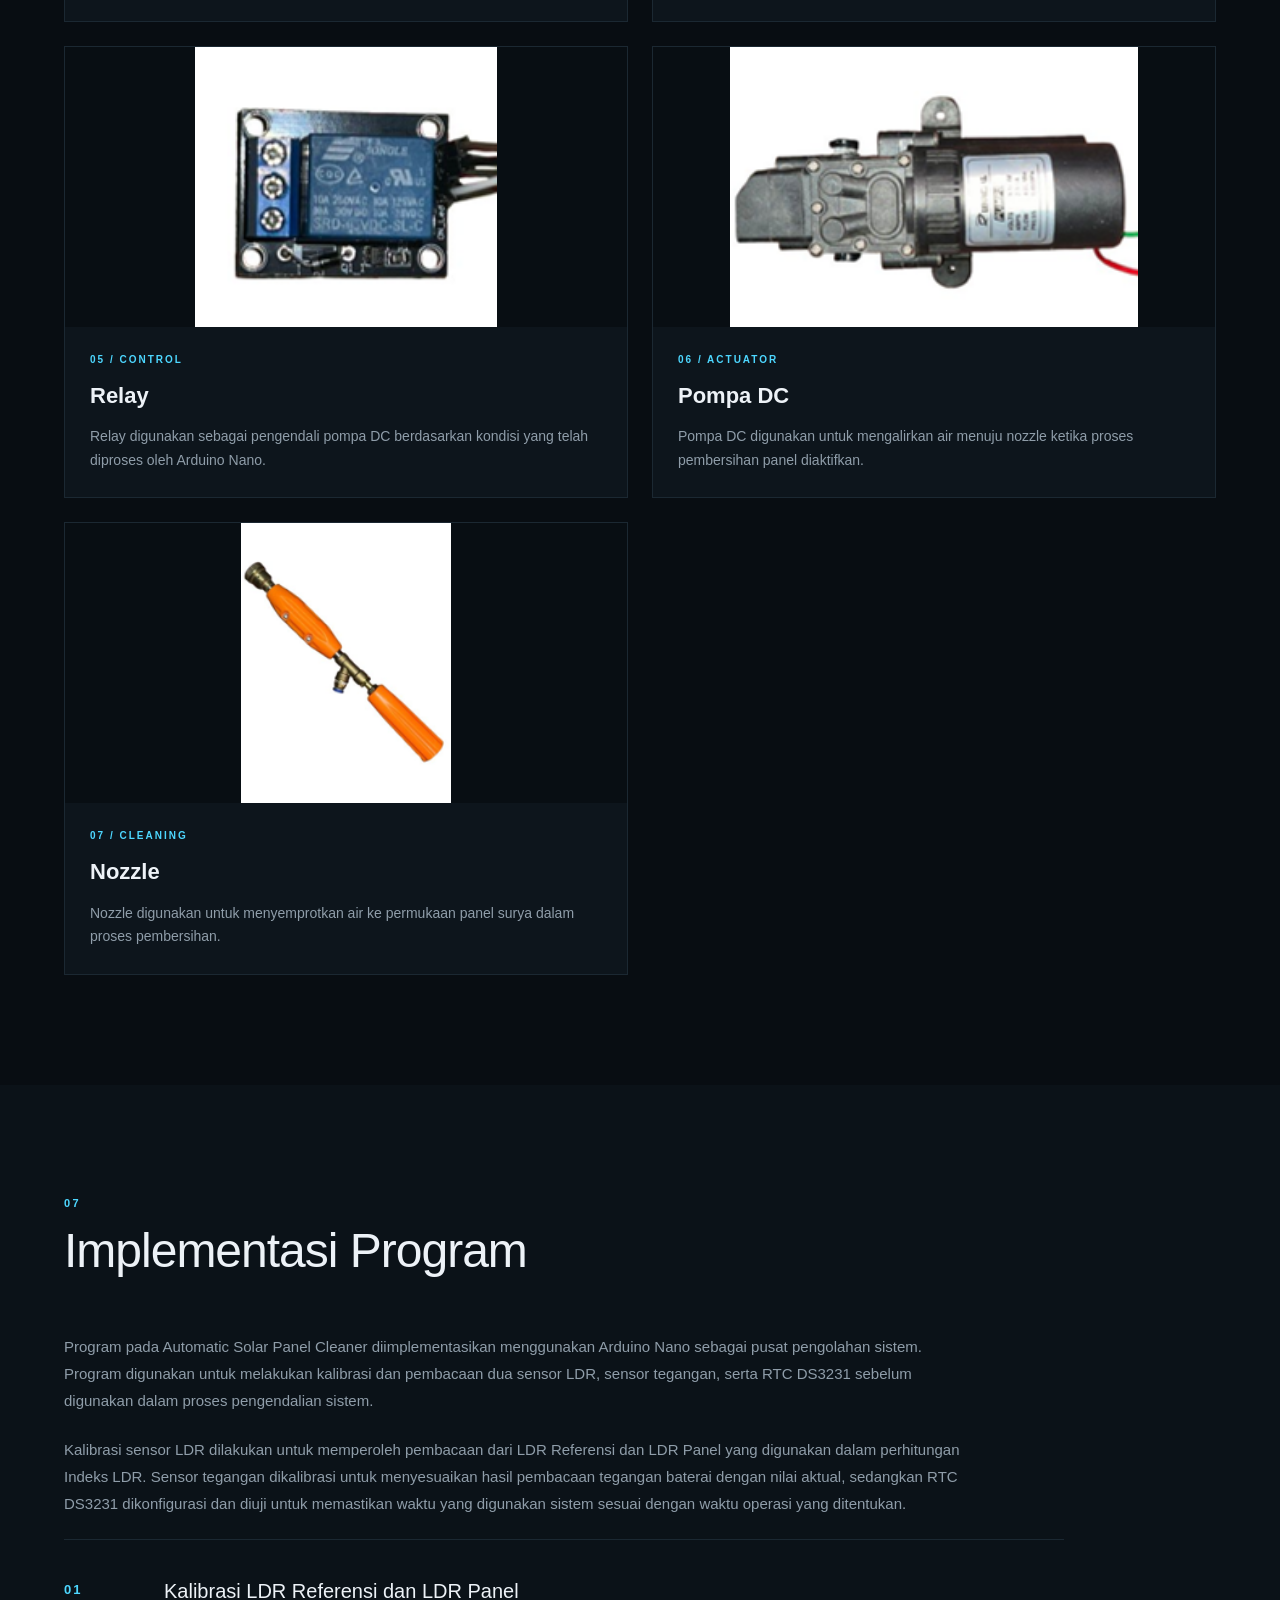
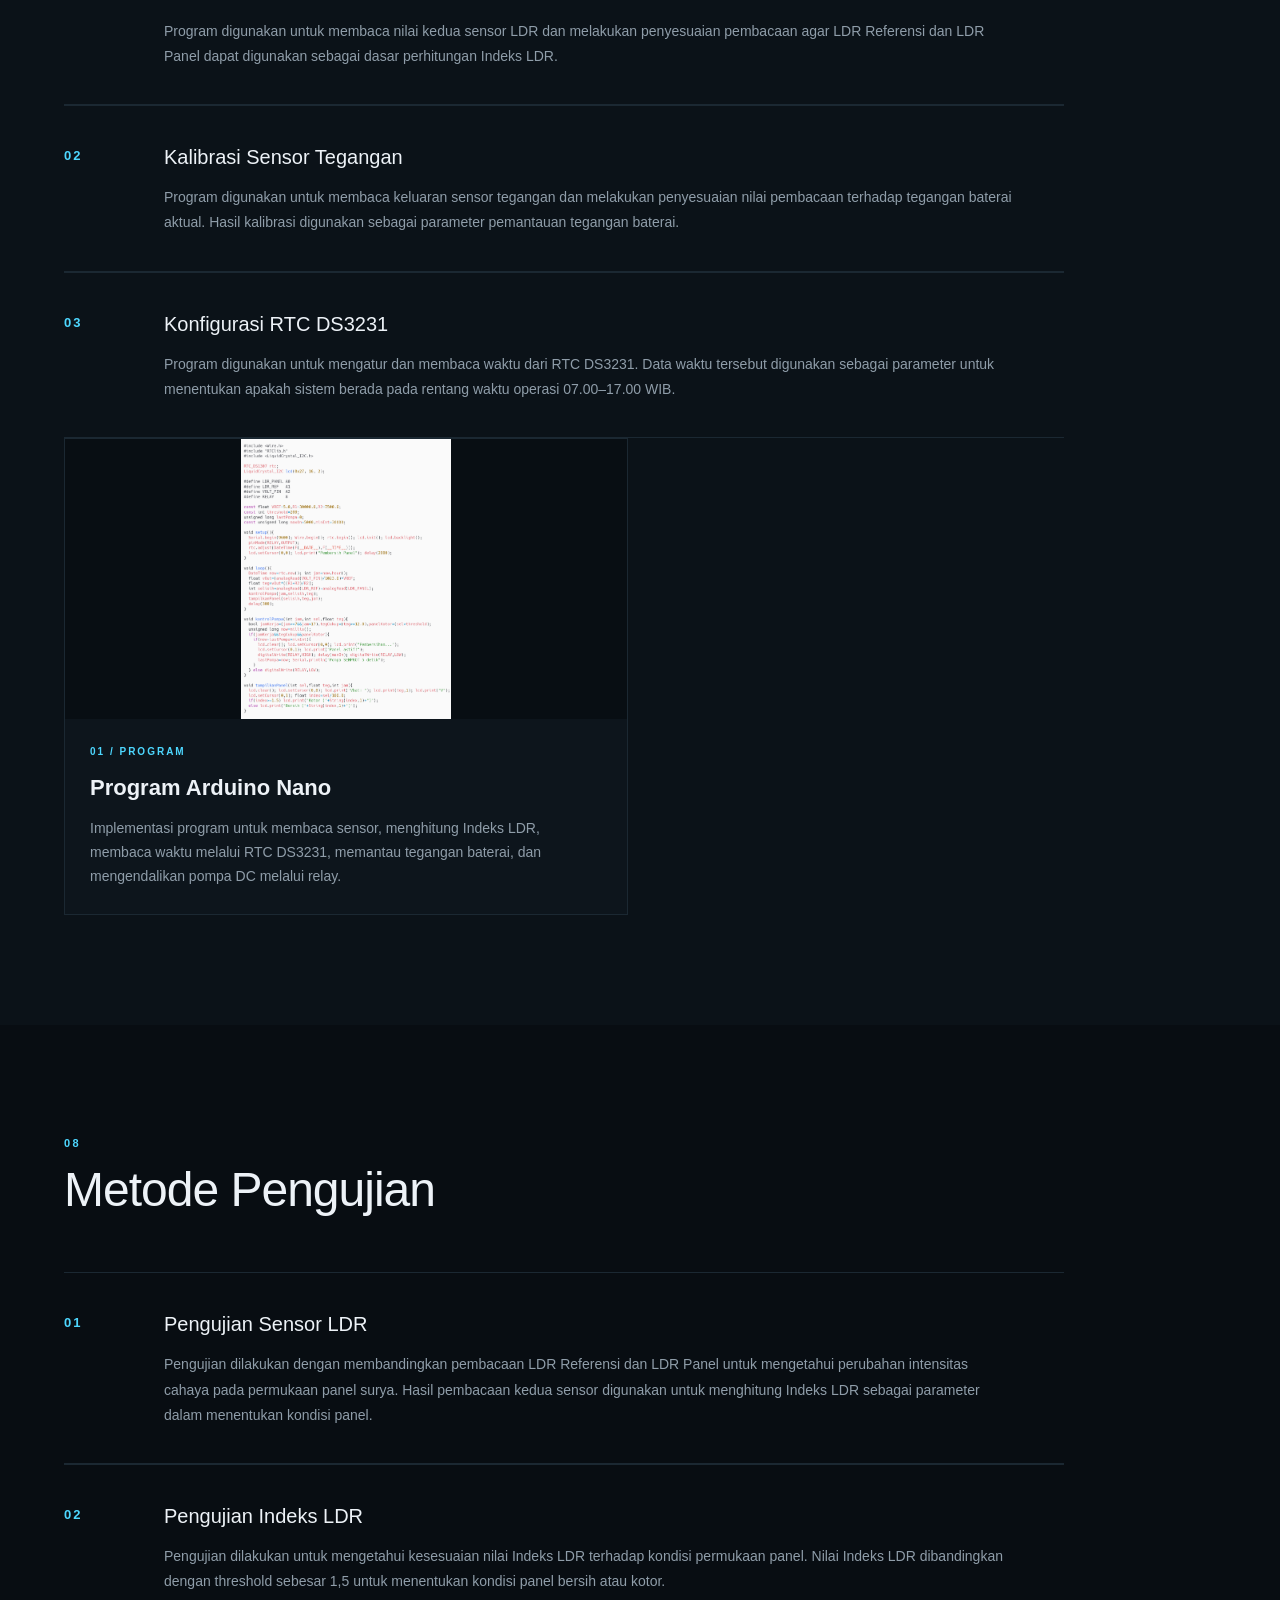
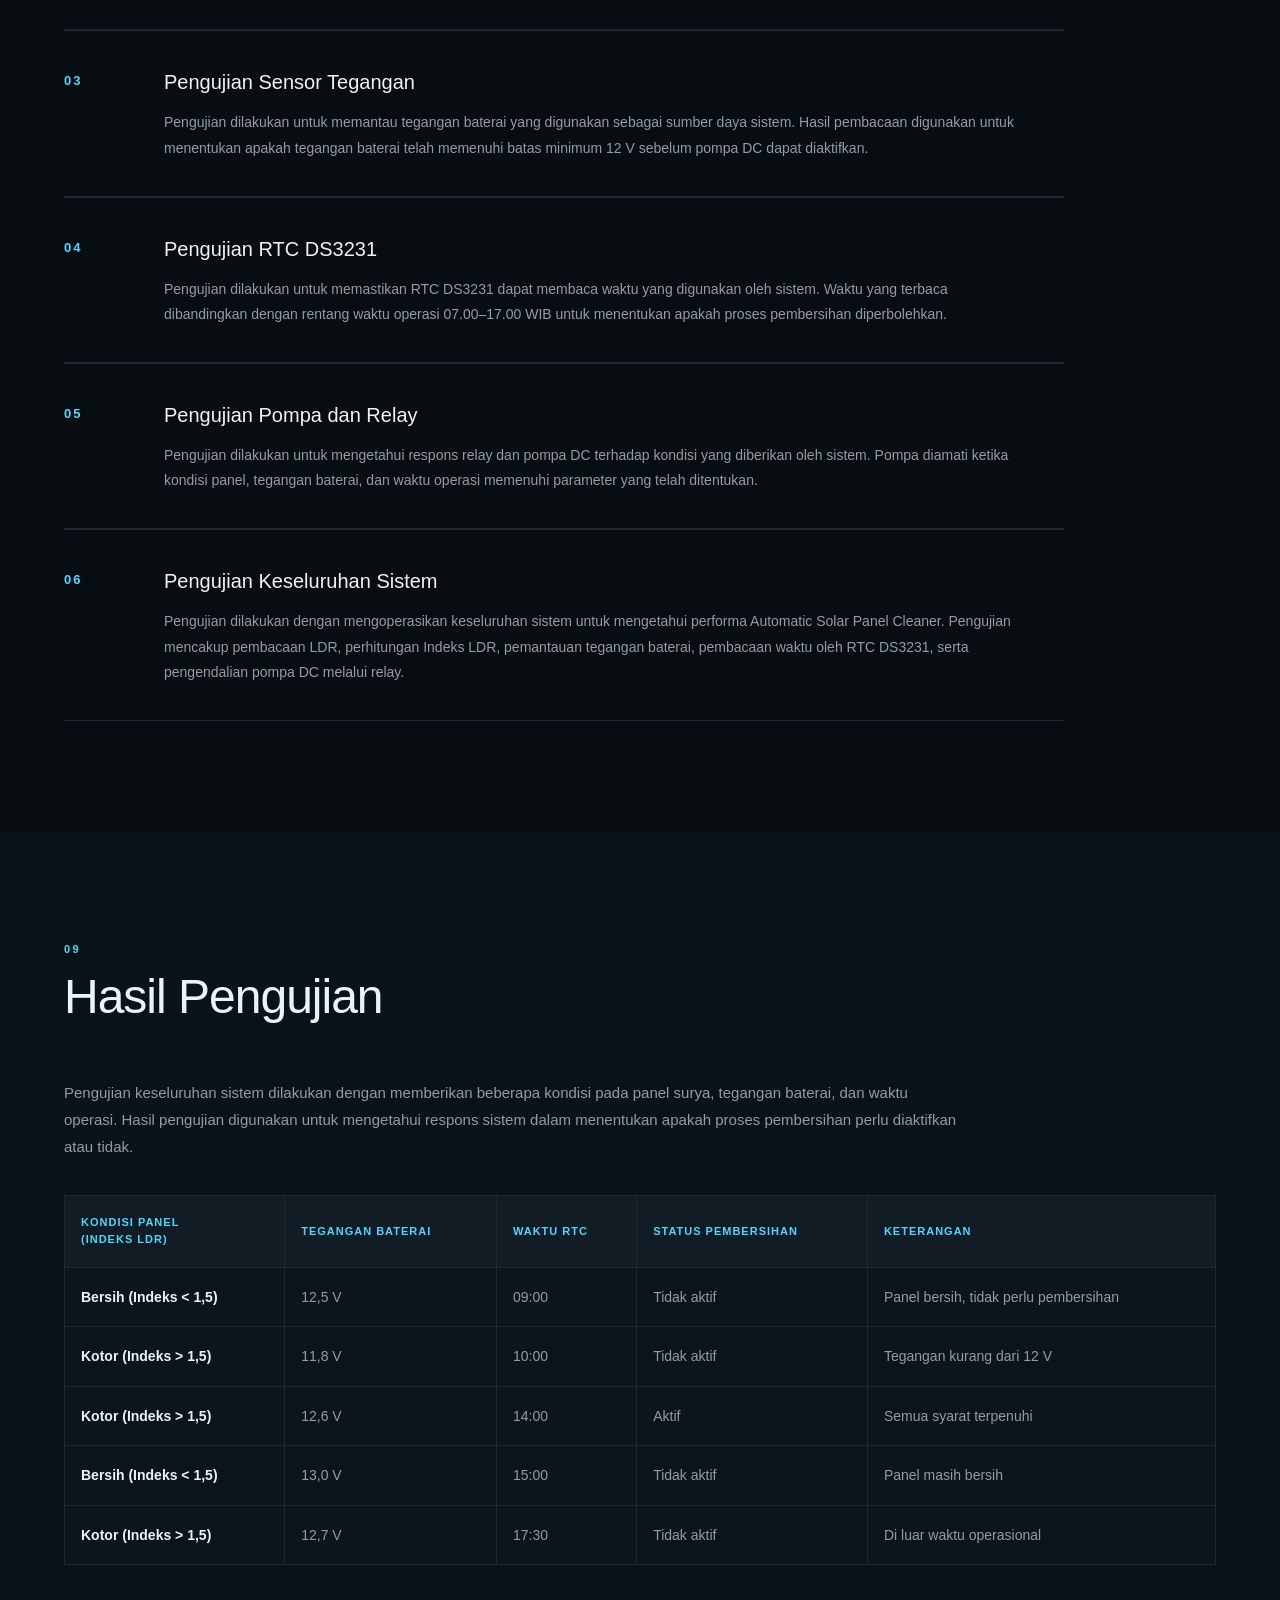
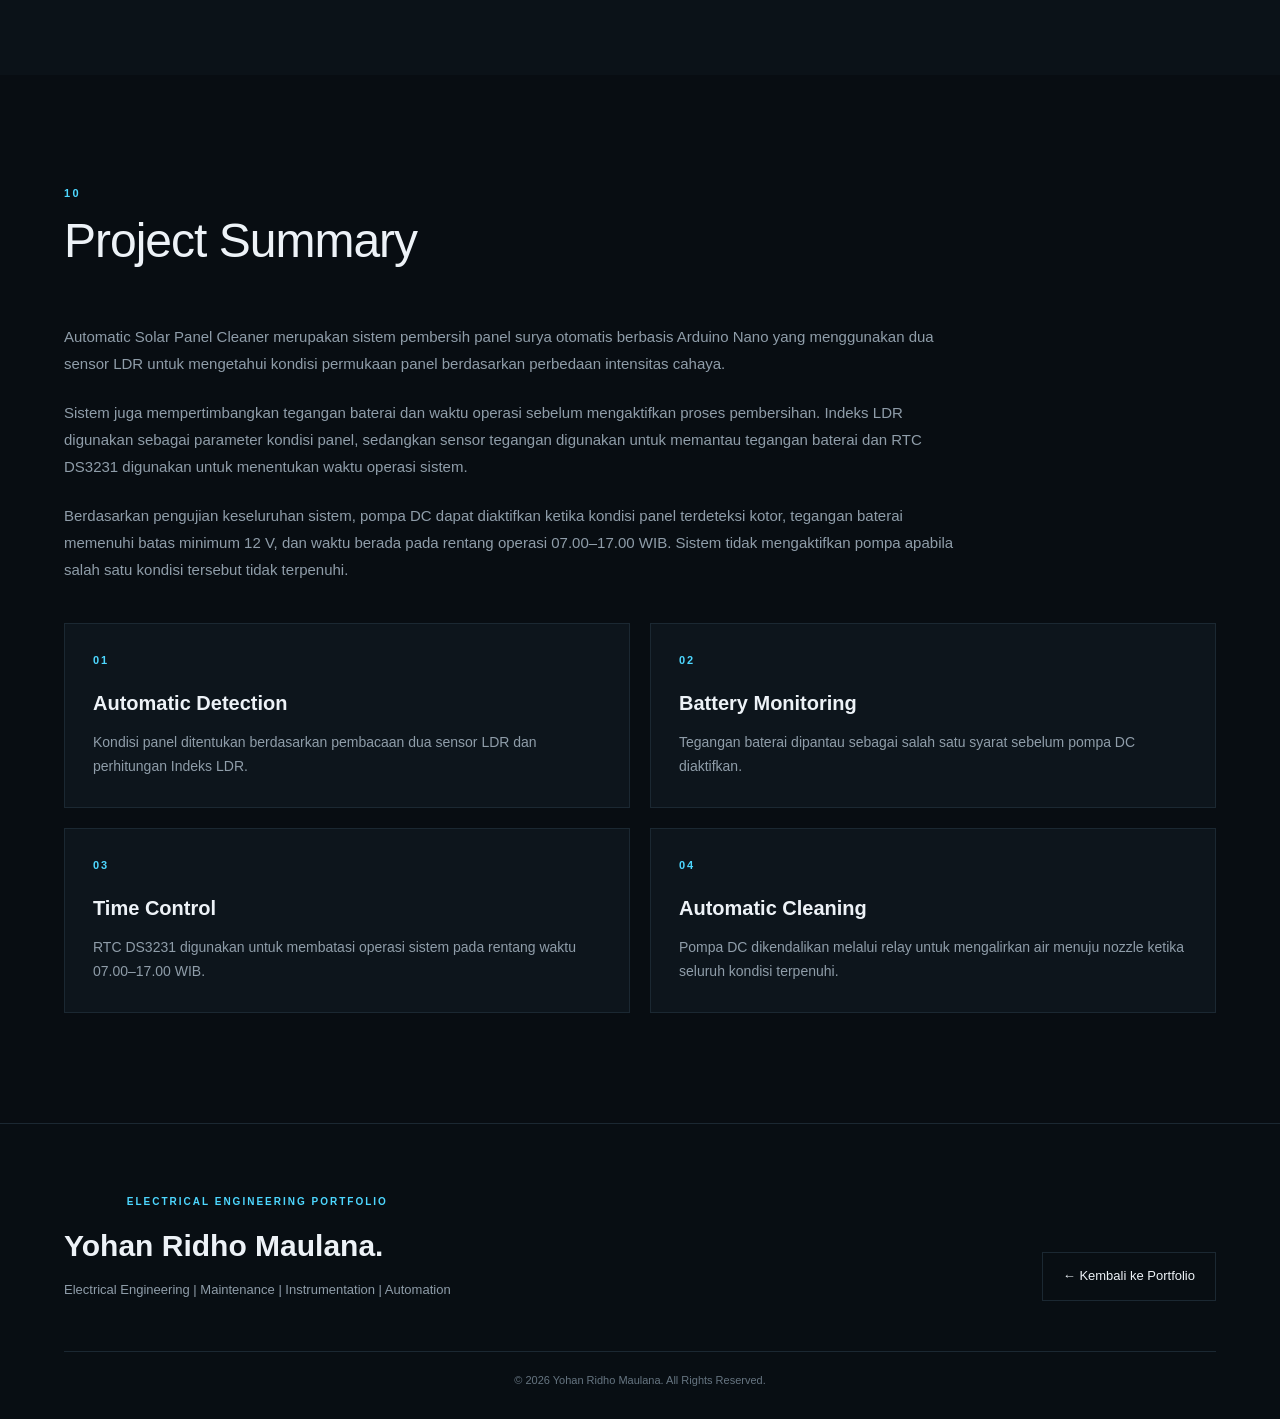
<file: project-03.html>
<!DOCTYPE html>
<html lang="id">

<head>
    <meta charset="UTF-8">
    <meta name="viewport" content="width=device-width, initial-scale=1.0">

    <title>Automatic Solar Panel Cleaner | Yohan Ridho Maulana</title>

    <link rel="stylesheet" href="style.css">
</head>

<body>
<!-- PROJECT HERO -->
<header class="project-hero">
    <div class="container">

        <div class="project-hero-content">

            <div class="project-hero-main">
                <p class="project-eyebrow">
                    PROJECT 03 / AUTOMATION
                </p>

                <h1>
                    Automatic Solar Panel Cleaner.
                </h1>

                <p class="project-hero-description">
                    Sistem pembersih panel surya otomatis berbasis Arduino Nano
                    yang menggunakan sensor LDR, RTC DS3231, sensor tegangan,
                    relay, dan pompa DC untuk menentukan kondisi dan waktu
                    pembersihan panel.
                </p>

                <a href="index.html" class="project-hero-back">
                    ← Kembali ke Portfolio
                </a>
            </div>

            <div class="project-hero-meta">

                <div>
                    <span>01</span>
                    <p>Arduino Nano</p>
                </div>

                <div>
                    <span>02</span>
                    <p>LDR Sensor</p>
                </div>

                <div>
                    <span>03</span>
                    <p>RTC DS3231</p>
                </div>

                <div>
                    <span>04</span>
                    <p>Automatic Cleaning</p>
                </div>

            </div>

        </div>

    </div>
</header>
<!-- OVERVIEW -->
<section class="project-detail-section project-detail-dark">
    <div class="container">

        <div class="section-heading">
            <p class="section-number">01</p>
            <h2>Overview</h2>
        </div>

        <div class="detail-note">
            <p>
                Automatic Solar Panel Cleaner merupakan sistem pembersih
                panel surya otomatis berbasis Arduino Nano yang dirancang
                untuk mendeteksi kondisi permukaan panel berdasarkan
                perbedaan intensitas cahaya menggunakan dua sensor LDR.
            </p>

            <p>
                Sistem menggunakan LDR Referensi sebagai acuan intensitas
                cahaya lingkungan dan LDR Panel untuk mendeteksi perubahan
                intensitas cahaya pada permukaan panel surya. Kedua hasil
                pembacaan tersebut diolah menjadi Indeks LDR yang digunakan
                sebagai salah satu dasar keputusan untuk mengaktifkan pompa
                pembersih.
            </p>

            <p>
                Selain kondisi permukaan panel, sistem mempertimbangkan
                tegangan baterai dan waktu operasi sebelum mengaktifkan
                pompa DC. Pompa hanya diaktifkan ketika Indeks LDR mencapai
                threshold yang ditentukan, tegangan baterai memenuhi batas
                minimum, dan waktu berada pada rentang operasi 07.00 hingga
                17.00 WIB.
            </p>

        </div>

    </div>
</section>

<!-- TUJUAN -->
<section class="project-detail-section">
    <div class="container">

        <div class="section-heading">
            <p class="section-number">02</p>
            <h2>Tujuan</h2>
        </div>

        <div class="detail-list">

            <div class="detail-item">
                <span class="detail-number">01</span>
                <div>
                    <h3>Merancang dan Membangun Sistem</h3>
                    <p>
                        Merancang dan membangun sistem pembersih panel surya
                        otomatis berbasis Arduino untuk membantu proses
                        pembersihan permukaan panel secara otomatis.
                    </p>
                </div>
            </div>

            <div class="detail-item">
                <span class="detail-number">02</span>
                <div>
                    <h3>Menguji Keseluruhan Sistem</h3>
                    <p>
                        Menguji keseluruhan sistem pembersih panel surya
                        berdasarkan pembacaan Sensor LDR (Light Dependent
                        Resistor) dan RTC (Real Time Clock) yang digunakan
                        dalam sistem.
                    </p>
                </div>
            </div>

            <div class="detail-item">
                <span class="detail-number">03</span>
                <div>
                    <h3>Mengetahui Performa Sistem</h3>
                    <p>
                        Mengetahui performa sistem pembersih panel surya
                        berdasarkan hasil pengujian yang telah dilakukan.
                    </p>
                </div>
            </div>

        </div>

    </div>
</section>

<!-- SISTEM & PERANCANGAN -->
<section class="project-detail-section project-detail-dark">
    <div class="container">

        <div class="section-heading">
            <p class="section-number">03</p>
            <h2>Sistem &amp; Perancangan</h2>
        </div>

        <div class="detail-note">

            <p>
                Automatic Solar Panel Cleaner menggunakan Arduino Nano sebagai
                pusat pengolahan data dari sensor dan pengendalian sistem
                pembersih. Sistem terdiri dari dua sensor LDR, RTC DS3231,
                sensor tegangan, relay, pompa DC, dan nozzle untuk menyemprotkan
                air ke permukaan panel surya.
            </p>

            <p>
                Dua sensor LDR digunakan untuk mengetahui kondisi permukaan
                panel berdasarkan perbedaan intensitas cahaya. LDR Referensi
                ditempatkan pada posisi yang menerima cahaya matahari secara
                langsung dan digunakan sebagai acuan intensitas cahaya
                lingkungan, sedangkan LDR Panel ditempatkan pada permukaan
                panel surya untuk mendeteksi perubahan intensitas cahaya akibat
                debu atau kotoran.
            </p>

        </div>

        <div class="detail-list">

            <div class="detail-item">
                <span class="detail-number">01</span>
                <div>
                    <h3>LDR Referensi</h3>
                    <p>
                        LDR Referensi ditempatkan pada posisi yang menerima
                        cahaya matahari secara langsung. Sensor ini digunakan
                        sebagai acuan intensitas cahaya lingkungan yang menjadi
                        pembanding terhadap pembacaan LDR Panel.
                    </p>
                </div>
            </div>

            <div class="detail-item">
                <span class="detail-number">02</span>
                <div>
                    <h3>LDR Panel</h3>
                    <p>
                        LDR Panel dipasang pada permukaan panel surya untuk
                        mendeteksi perubahan intensitas cahaya yang diterima
                        akibat adanya debu atau kotoran pada permukaan panel.
                    </p>
                </div>
            </div>

            <div class="detail-item">
                <span class="detail-number">03</span>
                <div>
                    <h3>Indeks LDR</h3>
                    <p>
                        Hasil pembacaan LDR Referensi dan LDR Panel diolah oleh
                        Arduino Nano untuk menghasilkan Indeks LDR. Nilai ini
                        digunakan sebagai salah satu parameter untuk menentukan
                        kondisi permukaan panel dan keputusan aktivasi sistem
                        pembersih.
                    </p>
                </div>
            </div>

            <div class="detail-item">
                <span class="detail-number">04</span>
                <div>
                    <h3>Sensor Tegangan</h3>
                    <p>
                        Sensor tegangan digunakan untuk memantau tegangan DC
                        pada baterai yang digunakan sebagai sumber daya sistem.
                        Arduino Nano membaca tegangan tersebut melalui ADC.
                        Pompa hanya dapat diaktifkan ketika tegangan baterai
                        memenuhi batas minimum yang telah ditentukan.
                    </p>
                </div>
            </div>

            <div class="detail-item">
                <span class="detail-number">05</span>
                <div>
                    <h3>RTC DS3231</h3>
                    <p>
                        RTC DS3231 digunakan untuk membaca waktu dan
                        berkomunikasi dengan Arduino Nano melalui komunikasi
                        I²C menggunakan jalur SDA dan SCL. Waktu yang dibaca
                        digunakan untuk menentukan apakah sistem berada pada
                        rentang waktu operasi yang diperbolehkan.
                    </p>
                </div>
            </div>

            <div class="detail-item">
                <span class="detail-number">06</span>
                <div>
                    <h3>Relay dan Pompa DC</h3>
                    <p>
                        Relay digunakan sebagai pengendali pompa DC. Pompa
                        digunakan untuk mengalirkan air menuju nozzle ketika
                        kondisi sistem memenuhi parameter yang telah ditentukan
                        untuk proses pembersihan panel.
                    </p>
                </div>
            </div>

            <div class="detail-item">
                <span class="detail-number">07</span>
                <div>
                    <h3>Nozzle</h3>
                    <p>
                        Nozzle digunakan untuk menyemprotkan air ke permukaan
                        panel surya ketika proses pembersihan diaktifkan oleh
                        sistem.
                    </p>
                </div>
            </div>

        </div>

    </div>
</section>

<!-- CARA KERJA SISTEM -->
<section class="project-detail-section">
    <div class="container">

        <div class="section-heading">
            <p class="section-number">04</p>
            <h2>Cara Kerja Sistem</h2>
        </div>

        <div class="detail-list">

            <div class="detail-item">
                <span class="detail-number">01</span>
                <div>
                    <h3>Pembacaan Intensitas Cahaya</h3>
                    <p>
                        LDR Referensi dan LDR Panel membaca intensitas cahaya
                        yang diterima oleh masing-masing sensor. LDR Referensi
                        digunakan sebagai acuan kondisi cahaya lingkungan,
                        sedangkan LDR Panel digunakan untuk mengetahui perubahan
                        intensitas cahaya pada permukaan panel surya.
                    </p>
                </div>
            </div>

            <div class="detail-item">
                <span class="detail-number">02</span>
                <div>
                    <h3>Perhitungan Indeks LDR</h3>
                    <p>
                        Hasil pembacaan kedua sensor LDR diproses oleh Arduino
                        Nano untuk menghitung Indeks LDR. Nilai indeks diperoleh
                        berdasarkan perbandingan tegangan keluaran LDR Referensi
                        dengan tegangan keluaran LDR Panel.
                    </p>

                    <div class="formula-box">
                        <span>Indeks LDR</span>
                        <strong>Vreferensi / Vpanel</strong>
                    </div>

                    <p>
                        Vreferensi merupakan tegangan keluaran dari LDR
                        Referensi, sedangkan Vpanel merupakan tegangan keluaran
                        dari LDR Panel.
                    </p>
                </div>
            </div>

            <div class="detail-item">
                <span class="detail-number">03</span>
                <div>
                    <h3>Penentuan Kondisi Panel</h3>
                    <p>
                        Nilai Indeks LDR dibandingkan dengan threshold sebesar
                        1,5 untuk menentukan kondisi permukaan panel. Nilai
                        Indeks LDR kurang dari 1,5 dikategorikan sebagai kondisi
                        bersih, sedangkan nilai 1,5 atau lebih dikategorikan
                        sebagai kondisi kotor.
                    </p>

                    <div class="condition-table">
                        <div class="condition-row condition-header">
                            <span>Indeks LDR</span>
                            <span>Kondisi</span>
                        </div>

                        <div class="condition-row">
                            <span>&lt; 1,5</span>
                            <span>Bersih</span>
                        </div>

                        <div class="condition-row">
                            <span>&ge; 1,5</span>
                            <span>Kotor</span>
                        </div>
                    </div>
                </div>
            </div>

            <div class="detail-item">
                <span class="detail-number">04</span>
                <div>
                    <h3>Pengecekan Tegangan Baterai</h3>
                    <p>
                        Sistem membaca tegangan baterai menggunakan sensor
                        tegangan. Pompa DC hanya dapat diaktifkan apabila
                        tegangan baterai mencapai batas minimum sebesar 12 V.
                        Jika tegangan baterai berada di bawah 12 V, pompa tidak
                        diaktifkan untuk menghindari kondisi pengosongan baterai
                        secara berlebihan.
                    </p>
                </div>
            </div>

            <div class="detail-item">
                <span class="detail-number">05</span>
                <div>
                    <h3>Pengecekan Waktu Operasi</h3>
                    <p>
                        RTC DS3231 digunakan untuk membaca waktu aktual sistem.
                        Proses pembersihan hanya diperbolehkan pada rentang
                        waktu 07.00–17.00 WIB. Di luar rentang tersebut, pompa
                        tidak diaktifkan meskipun panel terdeteksi dalam kondisi
                        kotor.
                    </p>
                </div>
            </div>

            <div class="detail-item">
                <span class="detail-number">06</span>
                <div>
                    <h3>Aktivasi Sistem Pembersih</h3>
                    <p>
                        Pompa DC diaktifkan melalui relay apabila seluruh
                        kondisi yang diperlukan terpenuhi, yaitu panel terdeteksi
                        kotor berdasarkan Indeks LDR, tegangan baterai mencapai
                        minimal 12 V, dan waktu berada pada rentang operasi
                        07.00–17.00 WIB. Air kemudian dialirkan menuju nozzle
                        untuk disemprotkan ke permukaan panel surya.
                    </p>
                </div>
            </div>

        </div>

    </div>
</section>

<!-- DOKUMENTASI SISTEM -->
<section class="project-detail-section project-detail-dark">
    <div class="container">

        <div class="section-heading">
            <p class="section-number">05</p>
            <h2>Dokumentasi Sistem</h2>
        </div>

        <div class="documentation-grid">

            <div class="documentation-card">
                <div class="documentation-image">
                    <img
                        src="images/project03/project03-overview.png"
                        alt="Keseluruhan sistem Automatic Solar Panel Cleaner"
                    >
                </div>

                <div class="documentation-info">
                    <span>01 / SYSTEM</span>
                    <h3>Keseluruhan Sistem</h3>
                    <p>
                        Dokumentasi keseluruhan sistem Automatic Solar Panel
                        Cleaner yang terdiri dari panel surya dan perangkat
                        pendukung sistem pembersihan otomatis.
                    </p>
                </div>
            </div>

            <div class="documentation-card">
                <div class="documentation-image">
                    <img
                        src="images/project03/project03-schematic.png"
                        alt="Schematic Automatic Solar Panel Cleaner"
                    >
                </div>

                <div class="documentation-info">
                    <span>02 / SCHEMATIC</span>
                    <h3>Schematic Sistem</h3>
                    <p>
                        Rangkaian sistem yang menunjukkan hubungan Arduino Nano
                        dengan sensor LDR, RTC DS3231, sensor tegangan, relay,
                        dan komponen pendukung lainnya.
                    </p>
                </div>
            </div>

            <div class="documentation-card">
                <div class="documentation-image">
                    <img
                        src="images/project03/project03-flowchart.png"
                        alt="Flowchart Automatic Solar Panel Cleaner"
                    >
                </div>

                <div class="documentation-info">
                    <span>03 / FLOWCHART</span>
                    <h3>Flowchart Sistem</h3>
                    <p>
                        Alur kerja sistem mulai dari inisialisasi, pembacaan
                        sensor, pengecekan kondisi panel, tegangan baterai,
                        waktu operasi, hingga pengaktifan pompa DC.
                    </p>
                </div>
            </div>

</section>



<!-- DOKUMENTASI KOMPONEN -->
<section class="project-detail-section">
    <div class="container">

        <div class="section-heading">
            <p class="section-number">06</p>
            <h2>Dokumentasi Komponen</h2>
        </div>

        <div class="documentation-grid">

            <div class="documentation-card">
                <div class="documentation-image">
                    <img
                        src="images/project03/project03-arduino.png"
                        alt="Arduino Nano"
                    >
                </div>

                <div class="documentation-info">
                    <span>01 / CONTROLLER</span>
                    <h3>Arduino Nano</h3>
                    <p>
                        Arduino Nano digunakan sebagai pusat pengolahan data
                        sensor dan pengendalian sistem pembersih panel surya.
                    </p>
                </div>
            </div>

            <div class="documentation-card">
                <div class="documentation-image">
                    <img
                        src="images/project03/project03-ldr.png"
                        alt="Sensor LDR"
                    >
                </div>

                <div class="documentation-info">
                    <span>02 / SENSOR</span>
                    <h3>Sensor LDR</h3>
                    <p>
                        Dua sensor LDR digunakan sebagai LDR Referensi dan
                        LDR Panel untuk mengetahui perbedaan intensitas cahaya
                        pada lingkungan dan permukaan panel.
                    </p>
                </div>
            </div>

            <div class="documentation-card">
                <div class="documentation-image">
                    <img
                        src="images/project03/project03-rtc.png"
                        alt="RTC DS3231"
                    >
                </div>

                <div class="documentation-info">
                    <span>03 / TIME CONTROL</span>
                    <h3>RTC DS3231</h3>
                    <p>
                        RTC DS3231 digunakan untuk membaca waktu dan menentukan
                        rentang waktu operasi sistem pembersihan.
                    </p>
                </div>
            </div>

            <div class="documentation-card">
                <div class="documentation-image">
                    <img
                        src="images/project03/project03-voltage-sensor.png"
                        alt="Sensor Tegangan"
                    >
                </div>

                <div class="documentation-info">
                    <span>04 / MONITORING</span>
                    <h3>Sensor Tegangan</h3>
                    <p>
                        Sensor tegangan digunakan untuk memantau tegangan
                        baterai sebagai salah satu parameter sebelum pompa
                        diaktifkan.
                    </p>
                </div>
            </div>

            <div class="documentation-card">
                <div class="documentation-image">
                    <img
                        src="images/project03/project03-relay.png"
                        alt="Relay"
                    >
                </div>

                <div class="documentation-info">
                    <span>05 / CONTROL</span>
                    <h3>Relay</h3>
                    <p>
                        Relay digunakan sebagai pengendali pompa DC berdasarkan
                        kondisi yang telah diproses oleh Arduino Nano.
                    </p>
                </div>
            </div>

            <div class="documentation-card">
                <div class="documentation-image">
                    <img
                        src="images/project03/project03-pump.png"
                        alt="Pompa DC"
                    >
                </div>

                <div class="documentation-info">
                    <span>06 / ACTUATOR</span>
                    <h3>Pompa DC</h3>
                    <p>
                        Pompa DC digunakan untuk mengalirkan air menuju nozzle
                        ketika proses pembersihan panel diaktifkan.
                    </p>
                </div>
            </div>

            <div class="documentation-card">
                <div class="documentation-image">
                    <img
                        src="images/project03/project03-nozzle.png"
                        alt="Nozzle"
                    >
                </div>

                <div class="documentation-info">
                    <span>07 / CLEANING</span>
                    <h3>Nozzle</h3>
                    <p>
                        Nozzle digunakan untuk menyemprotkan air ke permukaan
                        panel surya dalam proses pembersihan.
                    </p>
                </div>
            </div>

        </div>

    </div>
</section>

<!-- IMPLEMENTASI PROGRAM -->
<section class="project-detail-section project-detail-dark">
    <div class="container">

        <div class="section-heading">
            <p class="section-number">07</p>
            <h2>Implementasi Program</h2>
        </div>

        <div class="detail-note">

            <p>
                 Program pada Automatic Solar Panel Cleaner diimplementasikan
    menggunakan Arduino Nano sebagai pusat pengolahan sistem.
    Program digunakan untuk melakukan kalibrasi dan pembacaan
    dua sensor LDR, sensor tegangan, serta RTC DS3231 sebelum
    digunakan dalam proses pengendalian sistem.
            </p>

            <p>
               <p>
    Kalibrasi sensor LDR dilakukan untuk memperoleh pembacaan dari
    LDR Referensi dan LDR Panel yang digunakan dalam perhitungan
    Indeks LDR. Sensor tegangan dikalibrasi untuk menyesuaikan hasil
    pembacaan tegangan baterai dengan nilai aktual, sedangkan RTC
    DS3231 dikonfigurasi dan diuji untuk memastikan waktu yang
    digunakan sistem sesuai dengan waktu operasi yang ditentukan.
</p>
            </p>

        </div>

<div class="detail-list">

    <div class="detail-item">
        <span class="detail-number">01</span>
        <div>
            <h3>Kalibrasi LDR Referensi dan LDR Panel</h3>
            <p>
                Program digunakan untuk membaca nilai kedua sensor LDR
                dan melakukan penyesuaian pembacaan agar LDR Referensi
                dan LDR Panel dapat digunakan sebagai dasar perhitungan
                Indeks LDR.
            </p>
        </div>
    </div>

    <div class="detail-item">
        <span class="detail-number">02</span>
        <div>
            <h3>Kalibrasi Sensor Tegangan</h3>
            <p>
                Program digunakan untuk membaca keluaran sensor tegangan
                dan melakukan penyesuaian nilai pembacaan terhadap
                tegangan baterai aktual. Hasil kalibrasi digunakan
                sebagai parameter pemantauan tegangan baterai.
            </p>
        </div>
    </div>

    <div class="detail-item">
        <span class="detail-number">03</span>
        <div>
            <h3>Konfigurasi RTC DS3231</h3>
            <p>
                Program digunakan untuk mengatur dan membaca waktu dari
                RTC DS3231. Data waktu tersebut digunakan sebagai
                parameter untuk menentukan apakah sistem berada pada
                rentang waktu operasi 07.00–17.00 WIB.
            </p>
        </div>
    </div>

</div>

        <div class="documentation-grid">

            <div class="documentation-card">
                <div class="documentation-image">
                    <img
                        src="images/project03/project03-code.png"
                        alt="Implementasi program Automatic Solar Panel Cleaner"
                    >
                </div>

                <div class="documentation-info">
                    <span>01 / PROGRAM</span>
                    <h3>Program Arduino Nano</h3>
                    <p>
                        Implementasi program untuk membaca sensor, menghitung
                        Indeks LDR, membaca waktu melalui RTC DS3231,
                        memantau tegangan baterai, dan mengendalikan pompa
                        DC melalui relay.
                    </p>
                </div>
            </div>

        </div>

    </div>
</section>

<!-- METODE PENGUJIAN -->
<section class="project-detail-section">
    <div class="container">

        <div class="section-heading">
            <p class="section-number">08</p>
            <h2>Metode Pengujian</h2>
        </div>

        <div class="detail-list">

            <div class="detail-item">
                <span class="detail-number">01</span>
                <div>
                    <h3>Pengujian Sensor LDR</h3>
                    <p>
                        Pengujian dilakukan dengan membandingkan pembacaan
                        LDR Referensi dan LDR Panel untuk mengetahui perubahan
                        intensitas cahaya pada permukaan panel surya. Hasil
                        pembacaan kedua sensor digunakan untuk menghitung
                        Indeks LDR sebagai parameter dalam menentukan kondisi
                        panel.
                    </p>
                </div>
            </div>

            <div class="detail-item">
                <span class="detail-number">02</span>
                <div>
                    <h3>Pengujian Indeks LDR</h3>
                    <p>
                        Pengujian dilakukan untuk mengetahui kesesuaian nilai
                        Indeks LDR terhadap kondisi permukaan panel. Nilai
                        Indeks LDR dibandingkan dengan threshold sebesar 1,5
                        untuk menentukan kondisi panel bersih atau kotor.
                    </p>
                </div>
            </div>

            <div class="detail-item">
                <span class="detail-number">03</span>
                <div>
                    <h3>Pengujian Sensor Tegangan</h3>
                    <p>
                        Pengujian dilakukan untuk memantau tegangan baterai
                        yang digunakan sebagai sumber daya sistem. Hasil
                        pembacaan digunakan untuk menentukan apakah tegangan
                        baterai telah memenuhi batas minimum 12 V sebelum
                        pompa DC dapat diaktifkan.
                    </p>
                </div>
            </div>

            <div class="detail-item">
                <span class="detail-number">04</span>
                <div>
                    <h3>Pengujian RTC DS3231</h3>
                    <p>
                        Pengujian dilakukan untuk memastikan RTC DS3231 dapat
                        membaca waktu yang digunakan oleh sistem. Waktu yang
                        terbaca dibandingkan dengan rentang waktu operasi
                        07.00–17.00 WIB untuk menentukan apakah proses
                        pembersihan diperbolehkan.
                    </p>
                </div>
            </div>

            <div class="detail-item">
                <span class="detail-number">05</span>
                <div>
                    <h3>Pengujian Pompa dan Relay</h3>
                    <p>
                        Pengujian dilakukan untuk mengetahui respons relay dan
                        pompa DC terhadap kondisi yang diberikan oleh sistem.
                        Pompa diamati ketika kondisi panel, tegangan baterai,
                        dan waktu operasi memenuhi parameter yang telah
                        ditentukan.
                    </p>
                </div>
            </div>

            <div class="detail-item">
                <span class="detail-number">06</span>
                <div>
                    <h3>Pengujian Keseluruhan Sistem</h3>
                    <p>
                        Pengujian dilakukan dengan mengoperasikan keseluruhan
                        sistem untuk mengetahui performa Automatic Solar Panel
                        Cleaner. Pengujian mencakup pembacaan LDR, perhitungan
                        Indeks LDR, pemantauan tegangan baterai, pembacaan
                        waktu oleh RTC DS3231, serta pengendalian pompa DC
                        melalui relay.
                    </p>
                </div>
            </div>

        </div>

    </div>
</section>

<!-- HASIL PENGUJIAN -->
<section class="project-detail-section project-detail-dark">
    <div class="container">

        <div class="section-heading">
            <p class="section-number">09</p>
            <h2>Hasil Pengujian</h2>
        </div>

        <div class="detail-note">
            <p>
                Pengujian keseluruhan sistem dilakukan dengan memberikan
                beberapa kondisi pada panel surya, tegangan baterai, dan
                waktu operasi. Hasil pengujian digunakan untuk mengetahui
                respons sistem dalam menentukan apakah proses pembersihan
                perlu diaktifkan atau tidak.
            </p>
        </div>

        <div class="result-table-wrapper">

            <table class="result-table">

                <thead>
                    <tr>
                        <th>Kondisi Panel<br>(Indeks LDR)</th>
                        <th>Tegangan Baterai</th>
                        <th>Waktu RTC</th>
                        <th>Status Pembersihan</th>
                        <th>Keterangan</th>
                    </tr>
                </thead>

                <tbody>

                    <tr>
                        <td>Bersih (Indeks &lt; 1,5)</td>
                        <td>12,5 V</td>
                        <td>09:00</td>
                        <td>Tidak aktif</td>
                        <td>
                            Panel bersih, tidak perlu pembersihan
                        </td>
                    </tr>

                    <tr>
                        <td>Kotor (Indeks &gt; 1,5)</td>
                        <td>11,8 V</td>
                        <td>10:00</td>
                        <td>Tidak aktif</td>
                        <td>
                            Tegangan kurang dari 12 V
                        </td>
                    </tr>

                    <tr>
                        <td>Kotor (Indeks &gt; 1,5)</td>
                        <td>12,6 V</td>
                        <td>14:00</td>
                        <td>Aktif</td>
                        <td>
                            Semua syarat terpenuhi
                        </td>
                    </tr>

                    <tr>
                        <td>Bersih (Indeks &lt; 1,5)</td>
                        <td>13,0 V</td>
                        <td>15:00</td>
                        <td>Tidak aktif</td>
                        <td>
                            Panel masih bersih
                        </td>
                    </tr>

                    <tr>
                        <td>Kotor (Indeks &gt; 1,5)</td>
                        <td>12,7 V</td>
                        <td>17:30</td>
                        <td>Tidak aktif</td>
                        <td>
                            Di luar waktu operasional
                        </td>
                    </tr>

                </tbody>

            </table>

        </div>

    </div>
</section>

<!-- PROJECT SUMMARY -->
<section class="project-detail-section">
    <div class="container">

        <div class="section-heading">
            <p class="section-number">10</p>
            <h2>Project Summary</h2>
        </div>

        <div class="detail-note">

            <p>
                Automatic Solar Panel Cleaner merupakan sistem pembersih
                panel surya otomatis berbasis Arduino Nano yang menggunakan
                dua sensor LDR untuk mengetahui kondisi permukaan panel
                berdasarkan perbedaan intensitas cahaya.
            </p>

            <p>
                Sistem juga mempertimbangkan tegangan baterai dan waktu operasi
                sebelum mengaktifkan proses pembersihan. Indeks LDR digunakan
                sebagai parameter kondisi panel, sedangkan sensor tegangan
                digunakan untuk memantau tegangan baterai dan RTC DS3231
                digunakan untuk menentukan waktu operasi sistem.
            </p>

            <p>
                Berdasarkan pengujian keseluruhan sistem, pompa DC dapat
                diaktifkan ketika kondisi panel terdeteksi kotor, tegangan
                baterai memenuhi batas minimum 12 V, dan waktu berada pada
                rentang operasi 07.00–17.00 WIB. Sistem tidak mengaktifkan
                pompa apabila salah satu kondisi tersebut tidak terpenuhi.
            </p>

        </div>

        <div class="summary-points">

            <div class="summary-point">
                <span>01</span>
                <h3>Automatic Detection</h3>
                <p>
                    Kondisi panel ditentukan berdasarkan pembacaan dua sensor
                    LDR dan perhitungan Indeks LDR.
                </p>
            </div>

            <div class="summary-point">
                <span>02</span>
                <h3>Battery Monitoring</h3>
                <p>
                    Tegangan baterai dipantau sebagai salah satu syarat
                    sebelum pompa DC diaktifkan.
                </p>
            </div>

            <div class="summary-point">
                <span>03</span>
                <h3>Time Control</h3>
                <p>
                    RTC DS3231 digunakan untuk membatasi operasi sistem pada
                    rentang waktu 07.00–17.00 WIB.
                </p>
            </div>

            <div class="summary-point">
                <span>04</span>
                <h3>Automatic Cleaning</h3>
                <p>
                    Pompa DC dikendalikan melalui relay untuk mengalirkan air
                    menuju nozzle ketika seluruh kondisi terpenuhi.
                </p>
            </div>

        </div>

    </div>
</section>

<!-- FOOTER -->
<footer class="project-footer">
    <div class="container">

        <div class="project-footer-content">

            <div>
                <p class="project-footer-label">
                    ELECTRICAL ENGINEERING PORTFOLIO
                </p>

                <h2>
                    Yohan Ridho Maulana.
                </h2>

                <p>
                    Electrical Engineering | Maintenance |
                    Instrumentation | Automation
                </p>
            </div>

            <a href="index.html" class="project-back">
                ← Kembali ke Portfolio
            </a>

        </div>

        <div class="project-footer-bottom">
            <p>
                © 2026 Yohan Ridho Maulana. All Rights Reserved.
            </p>
        </div>

    </div>
</footer>

</body>
</html>
</file>
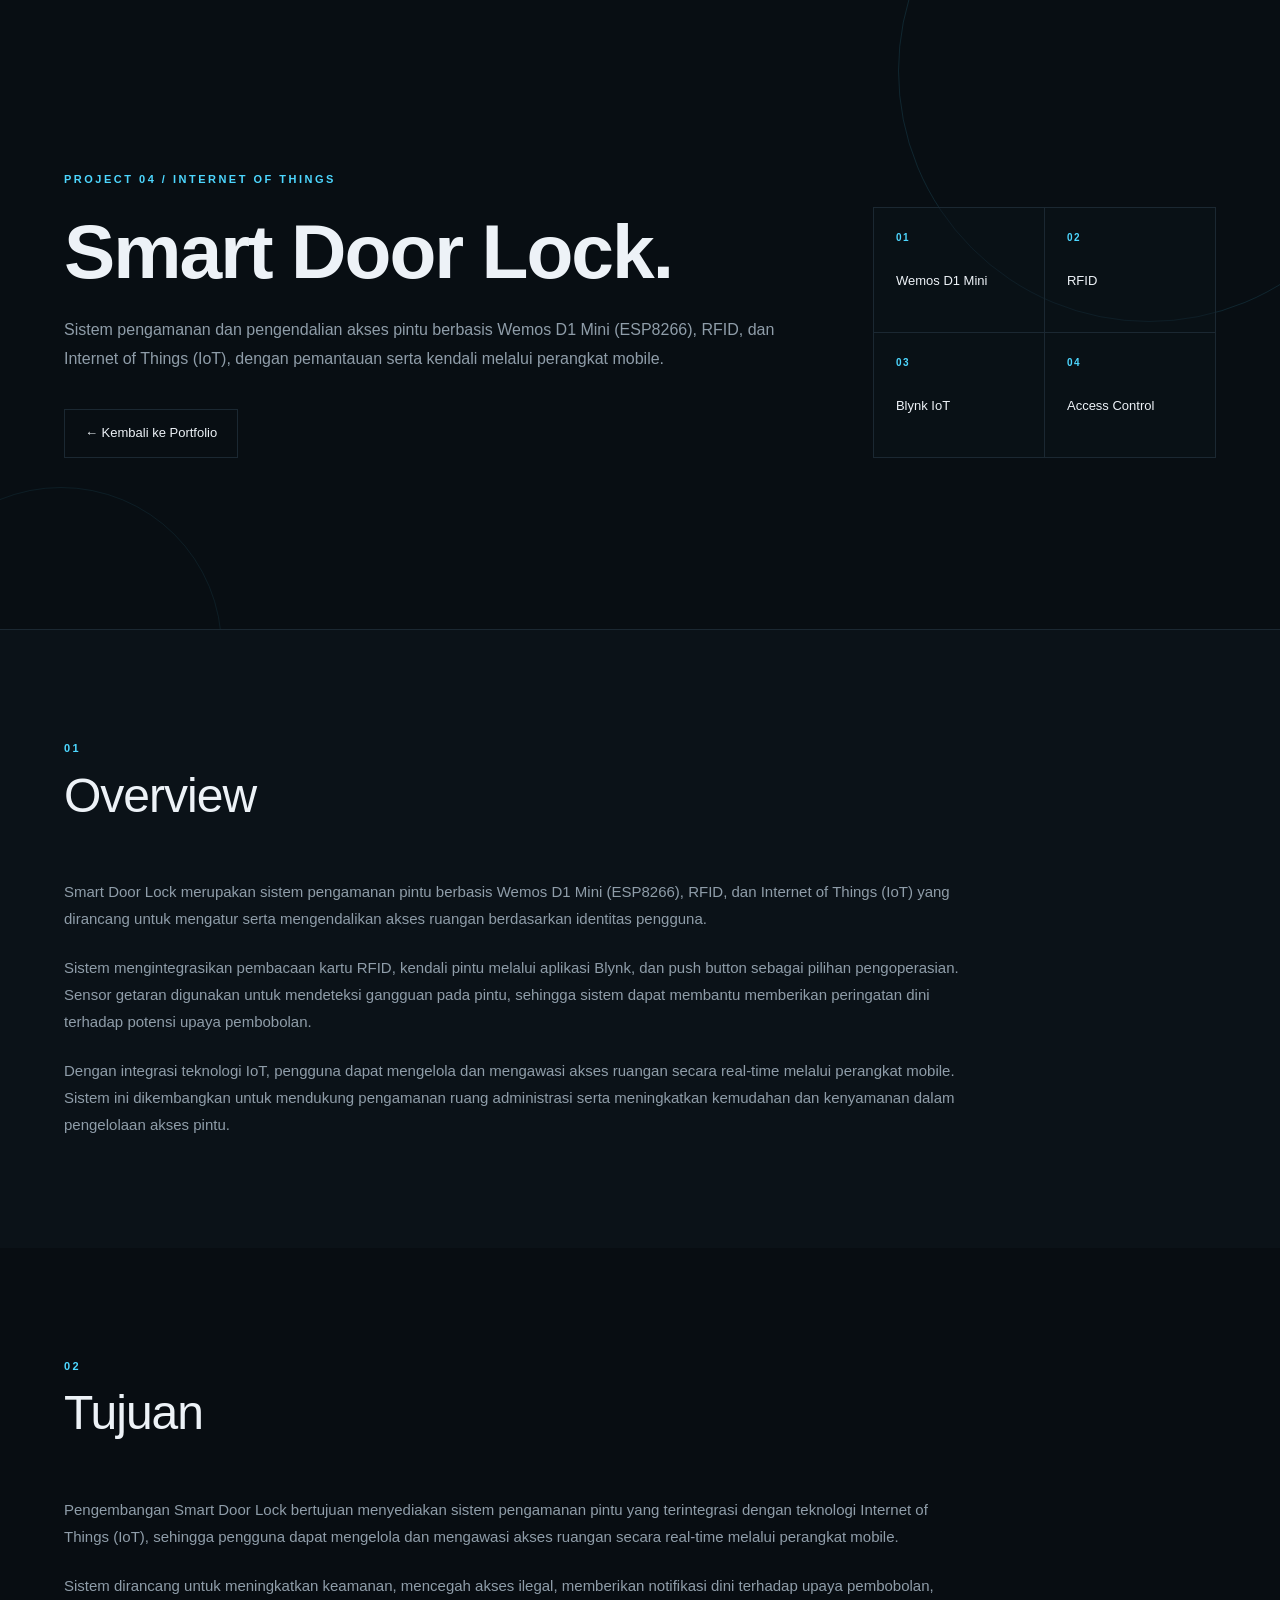
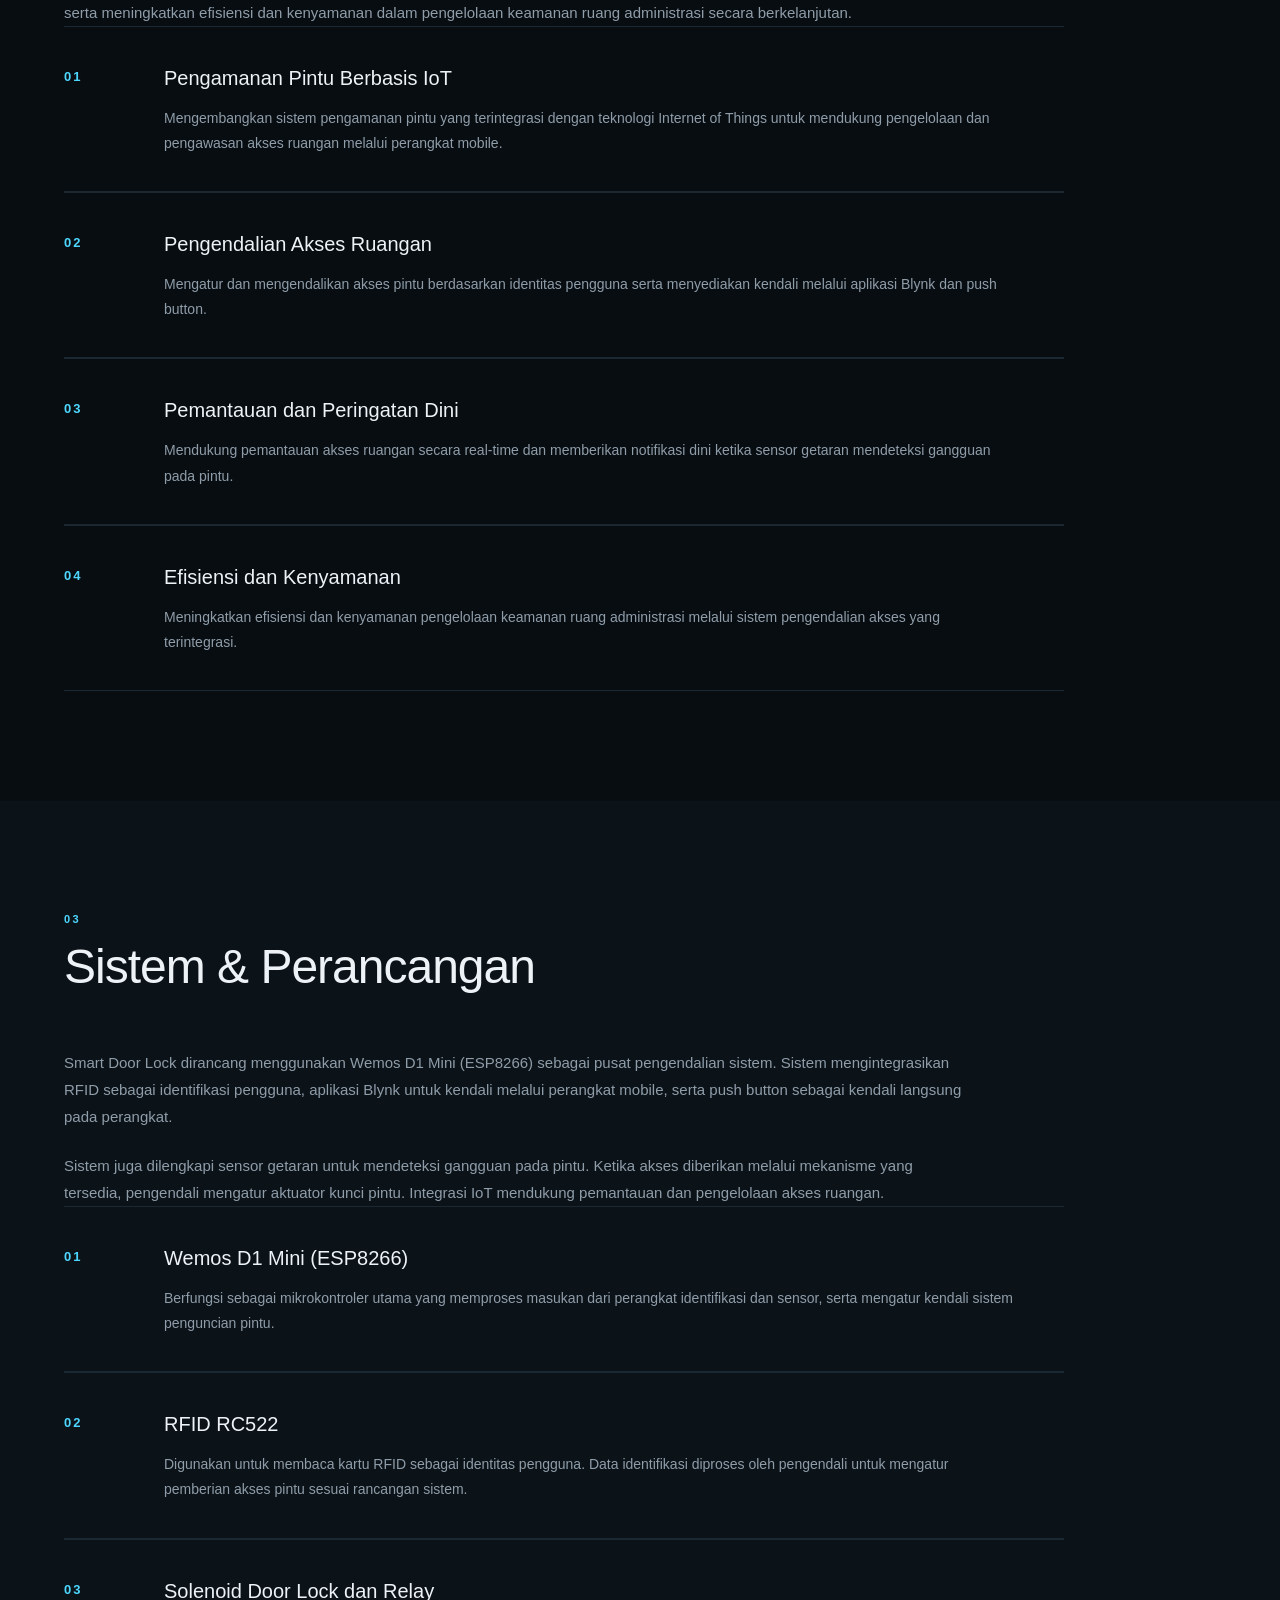
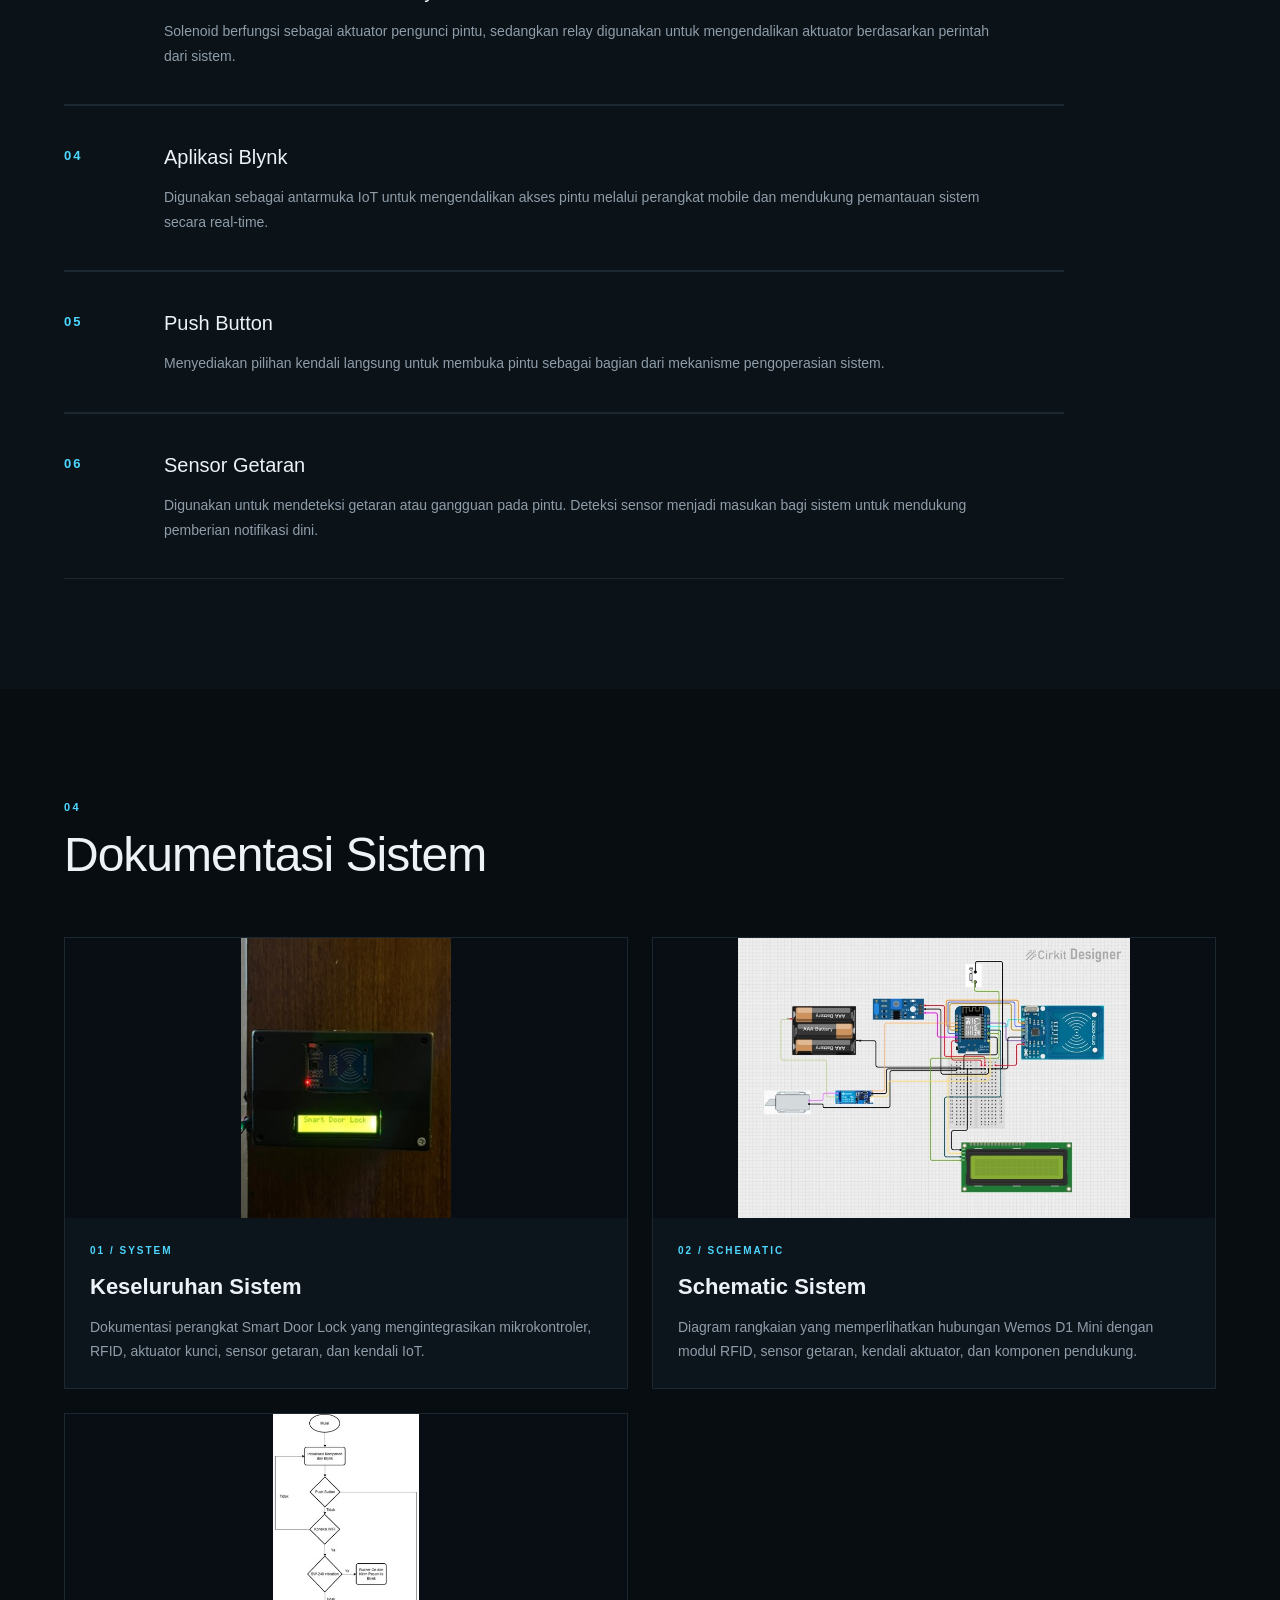
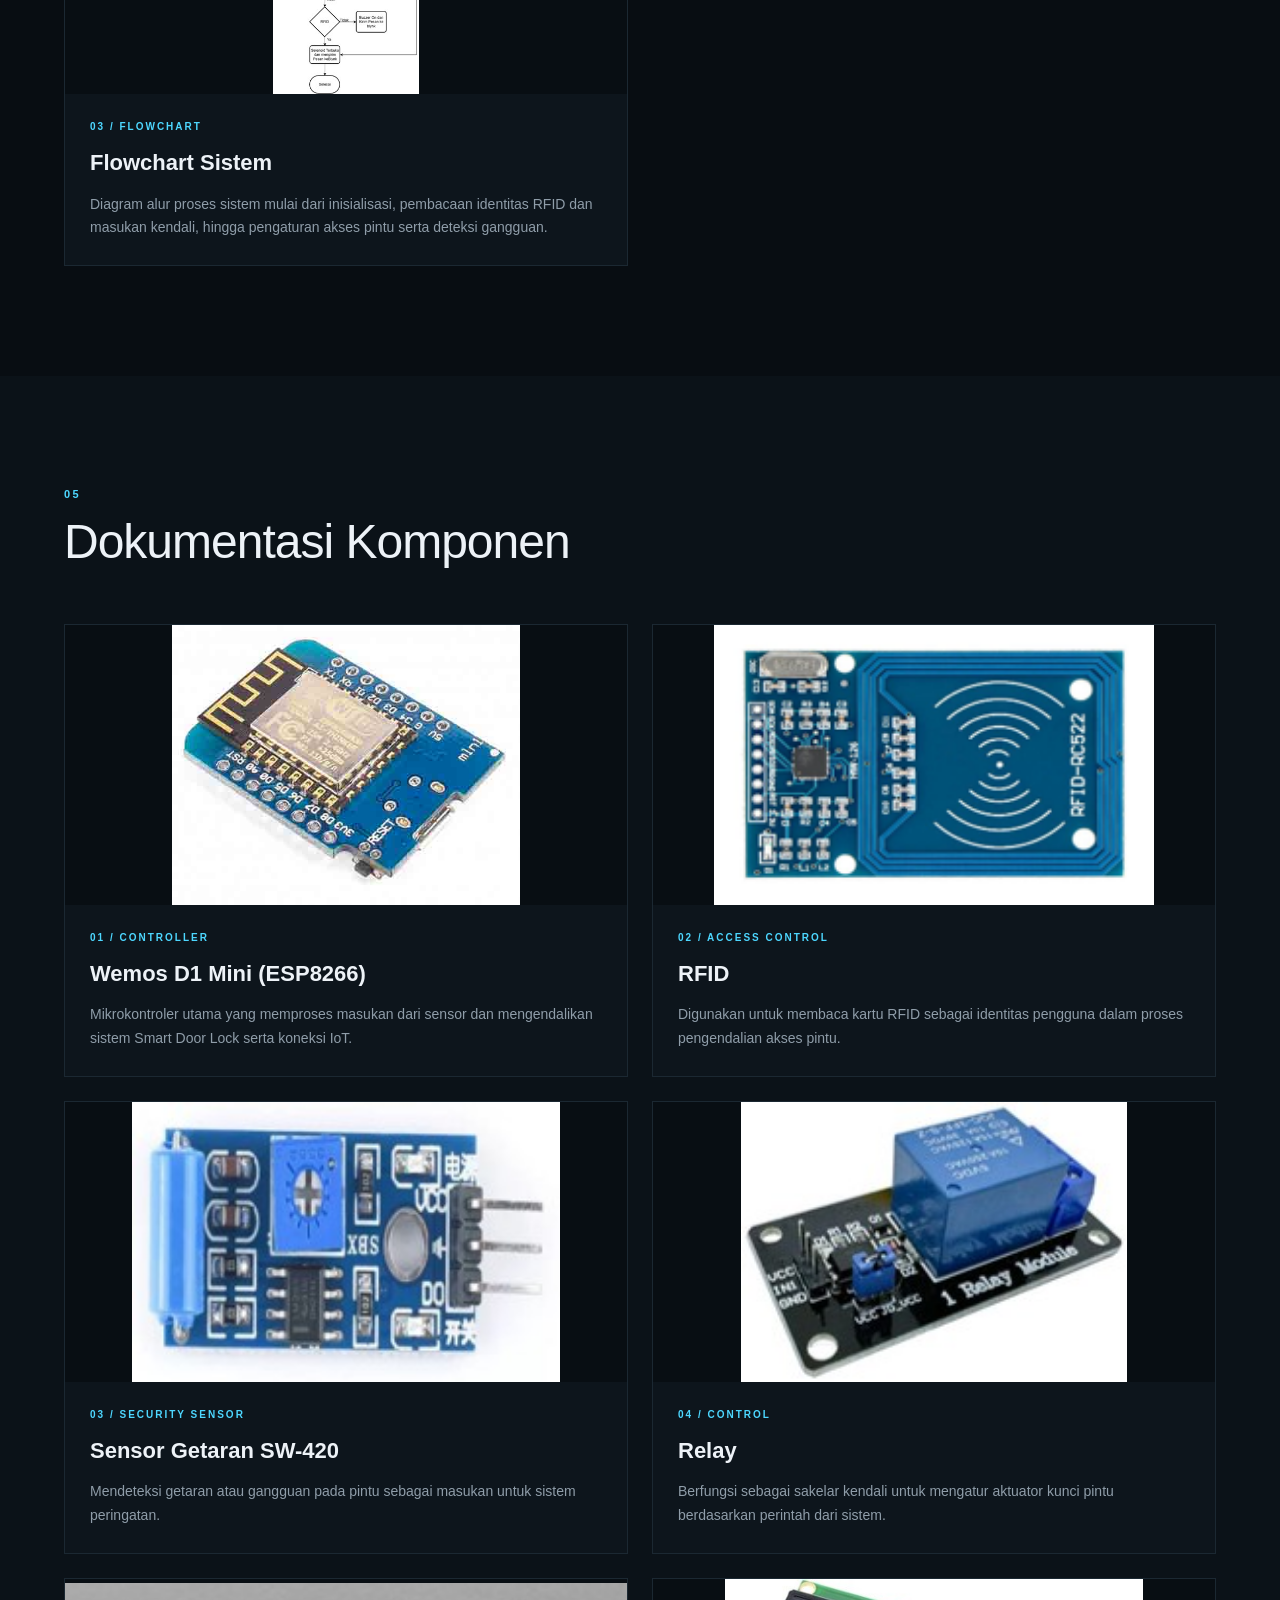
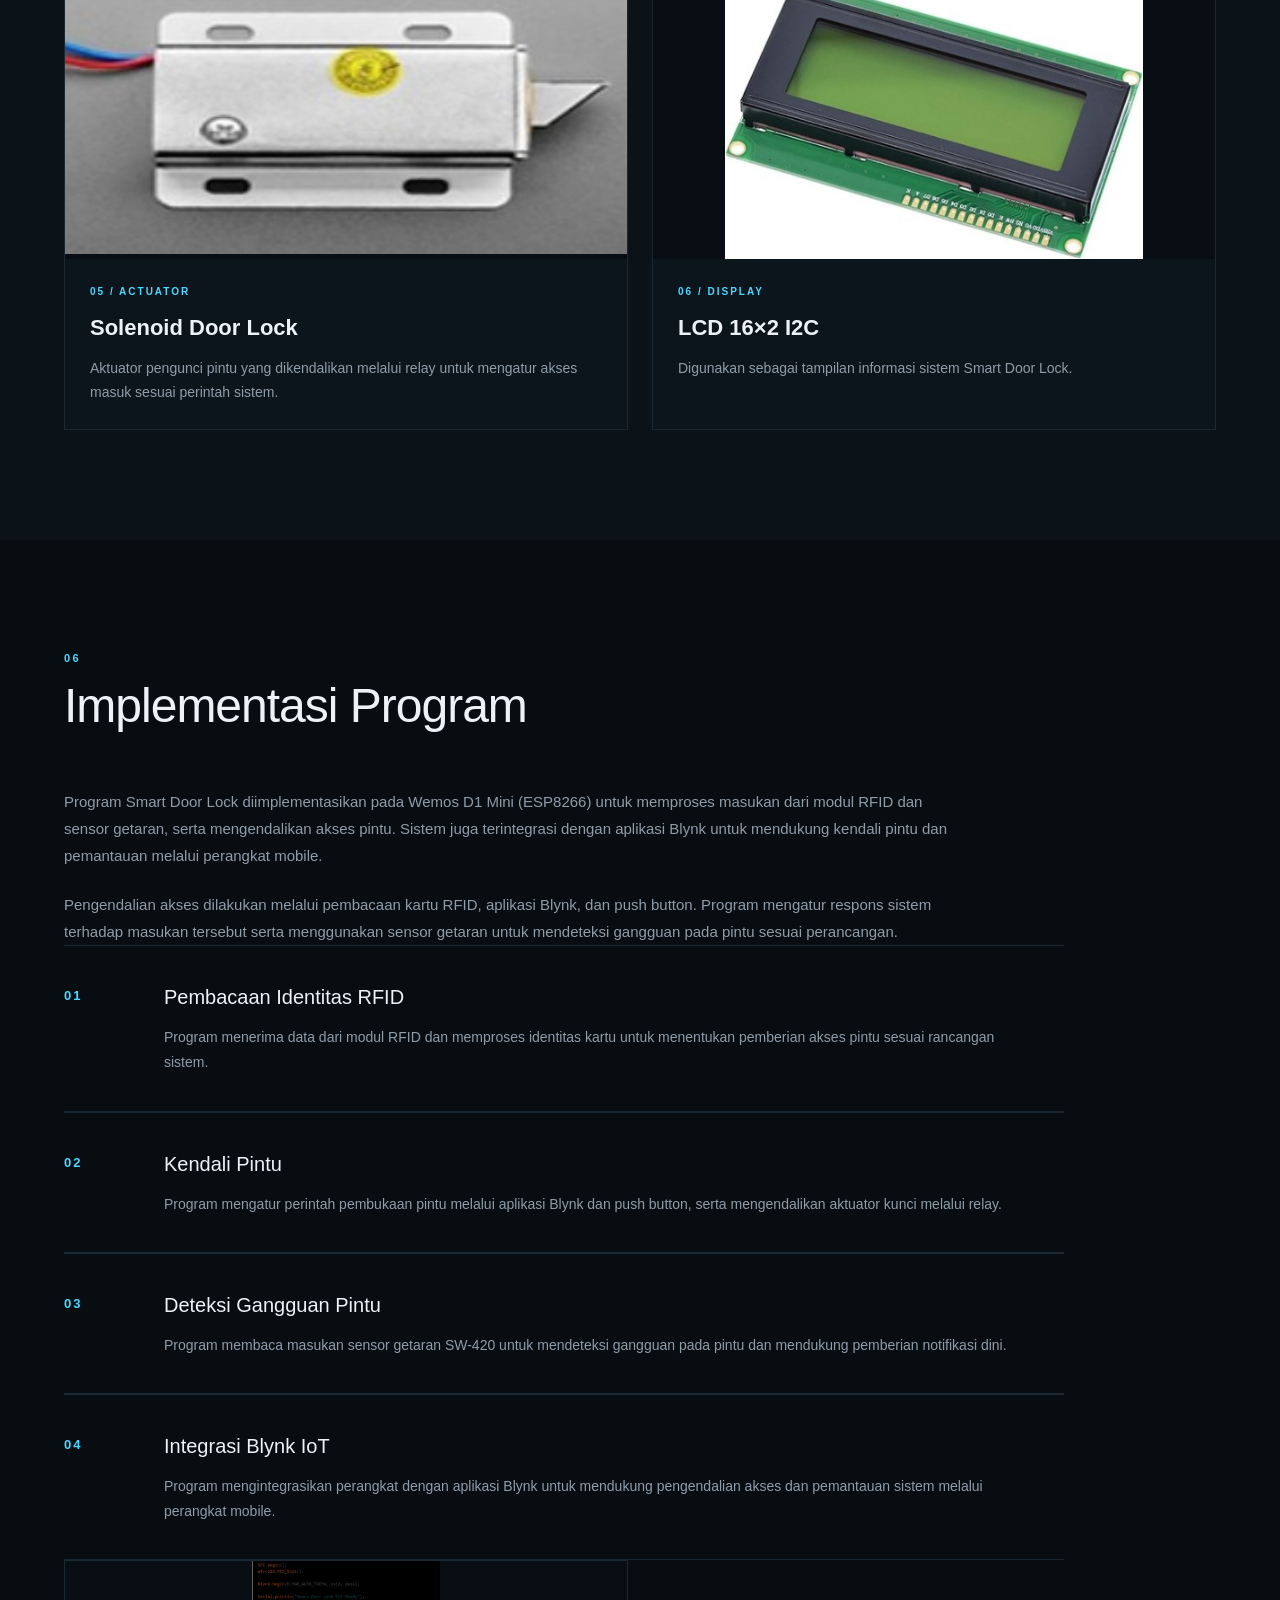
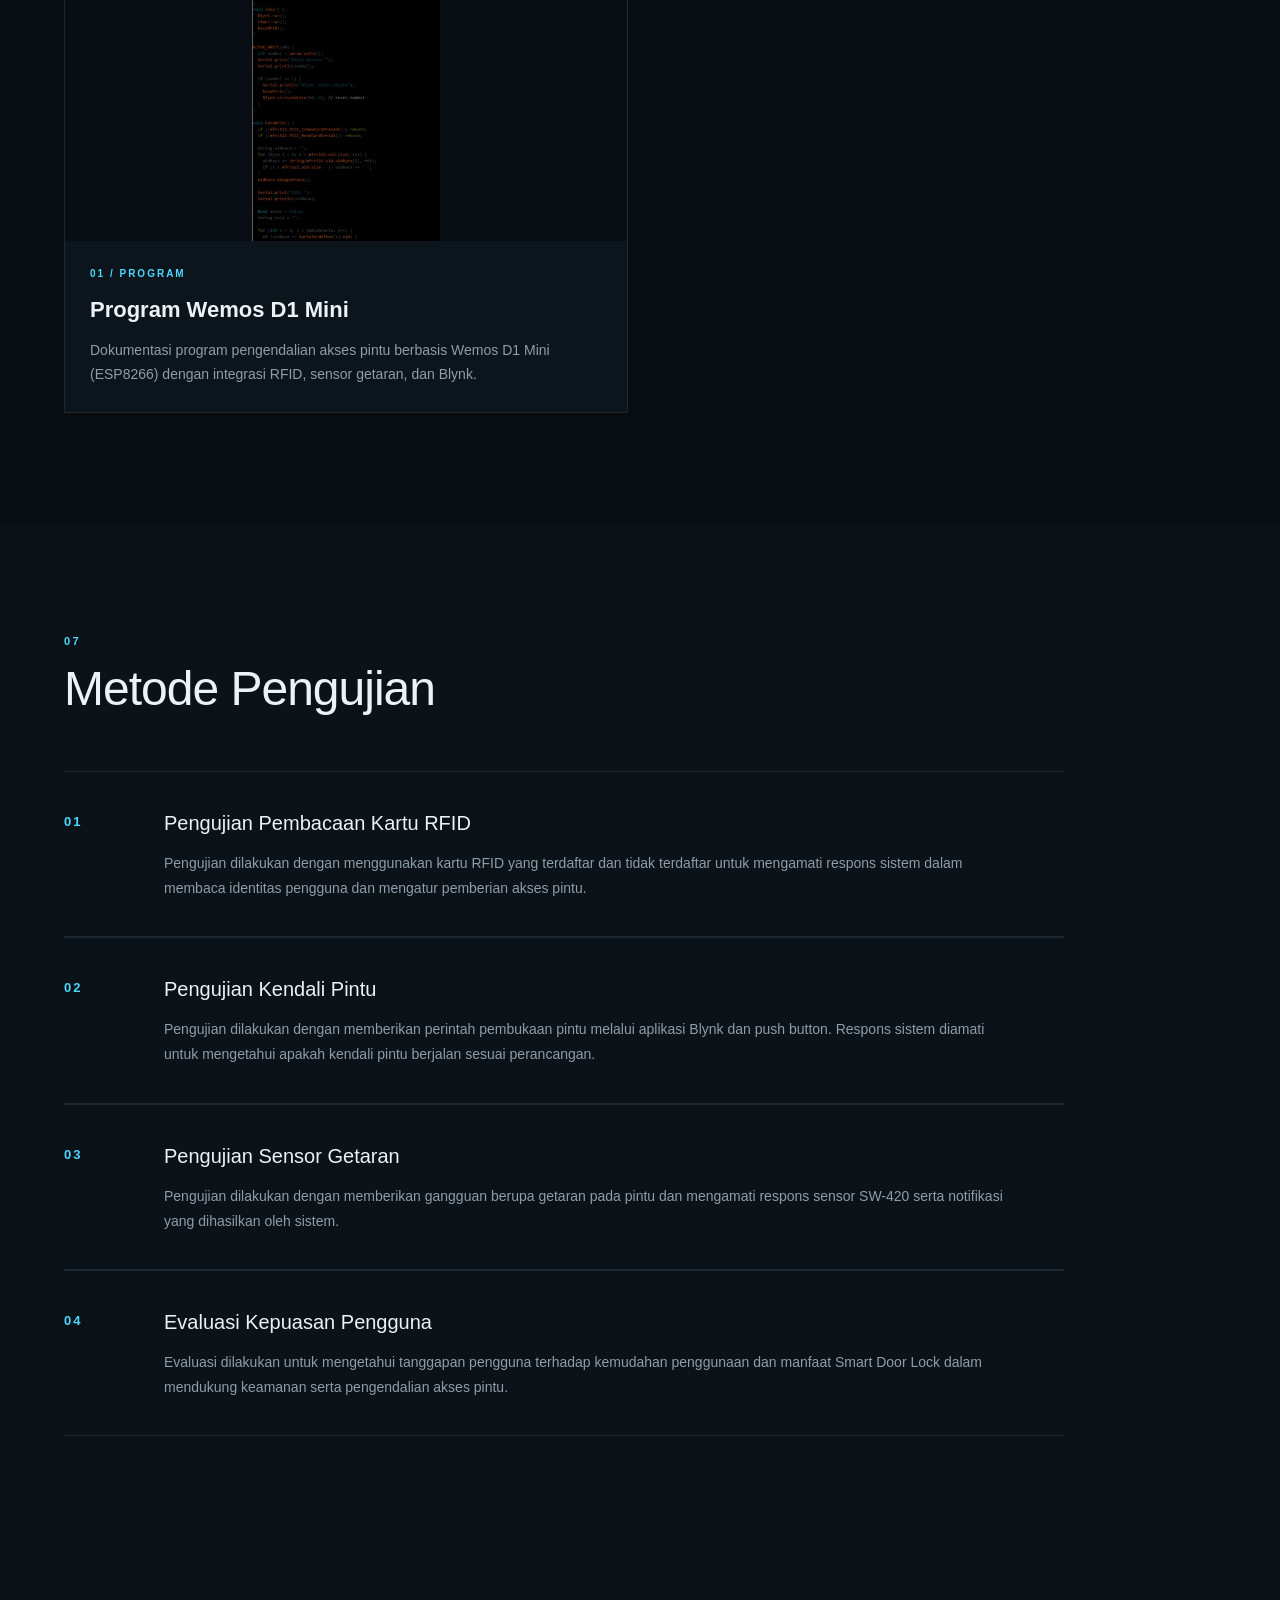
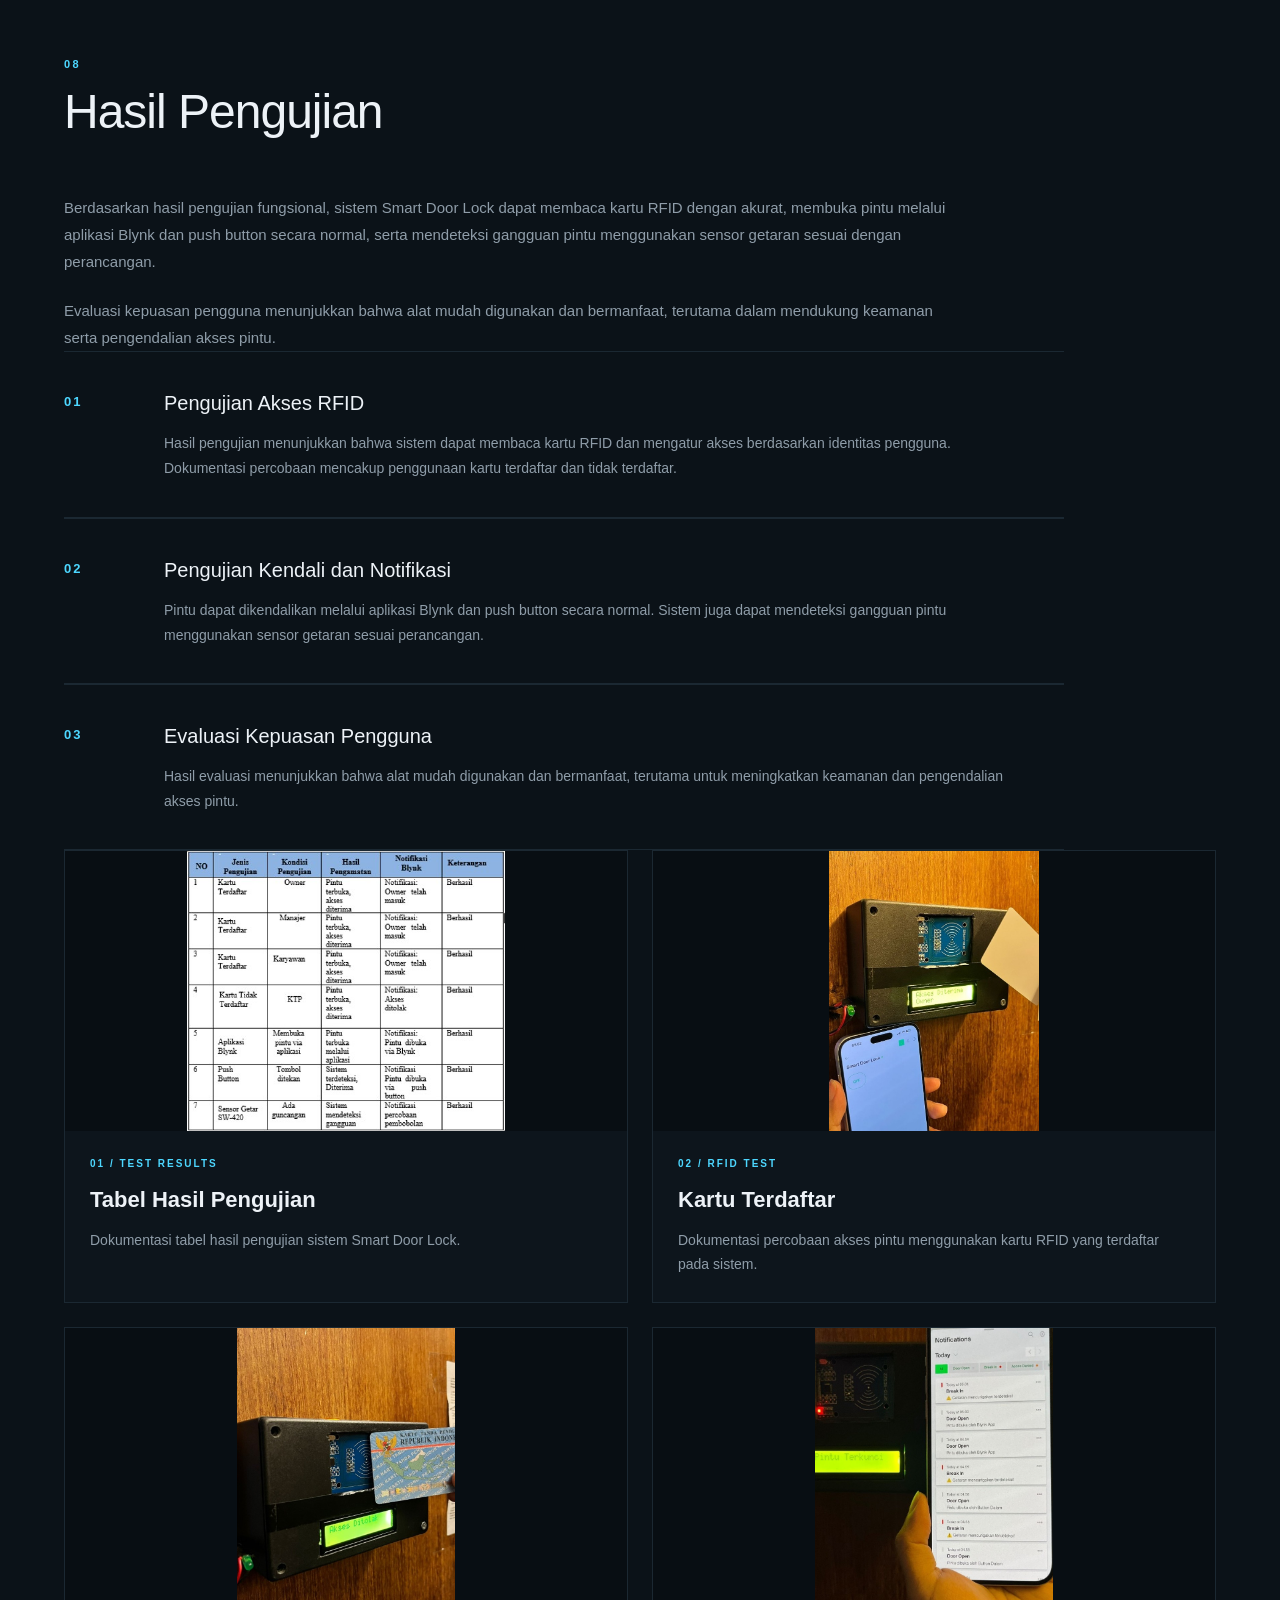
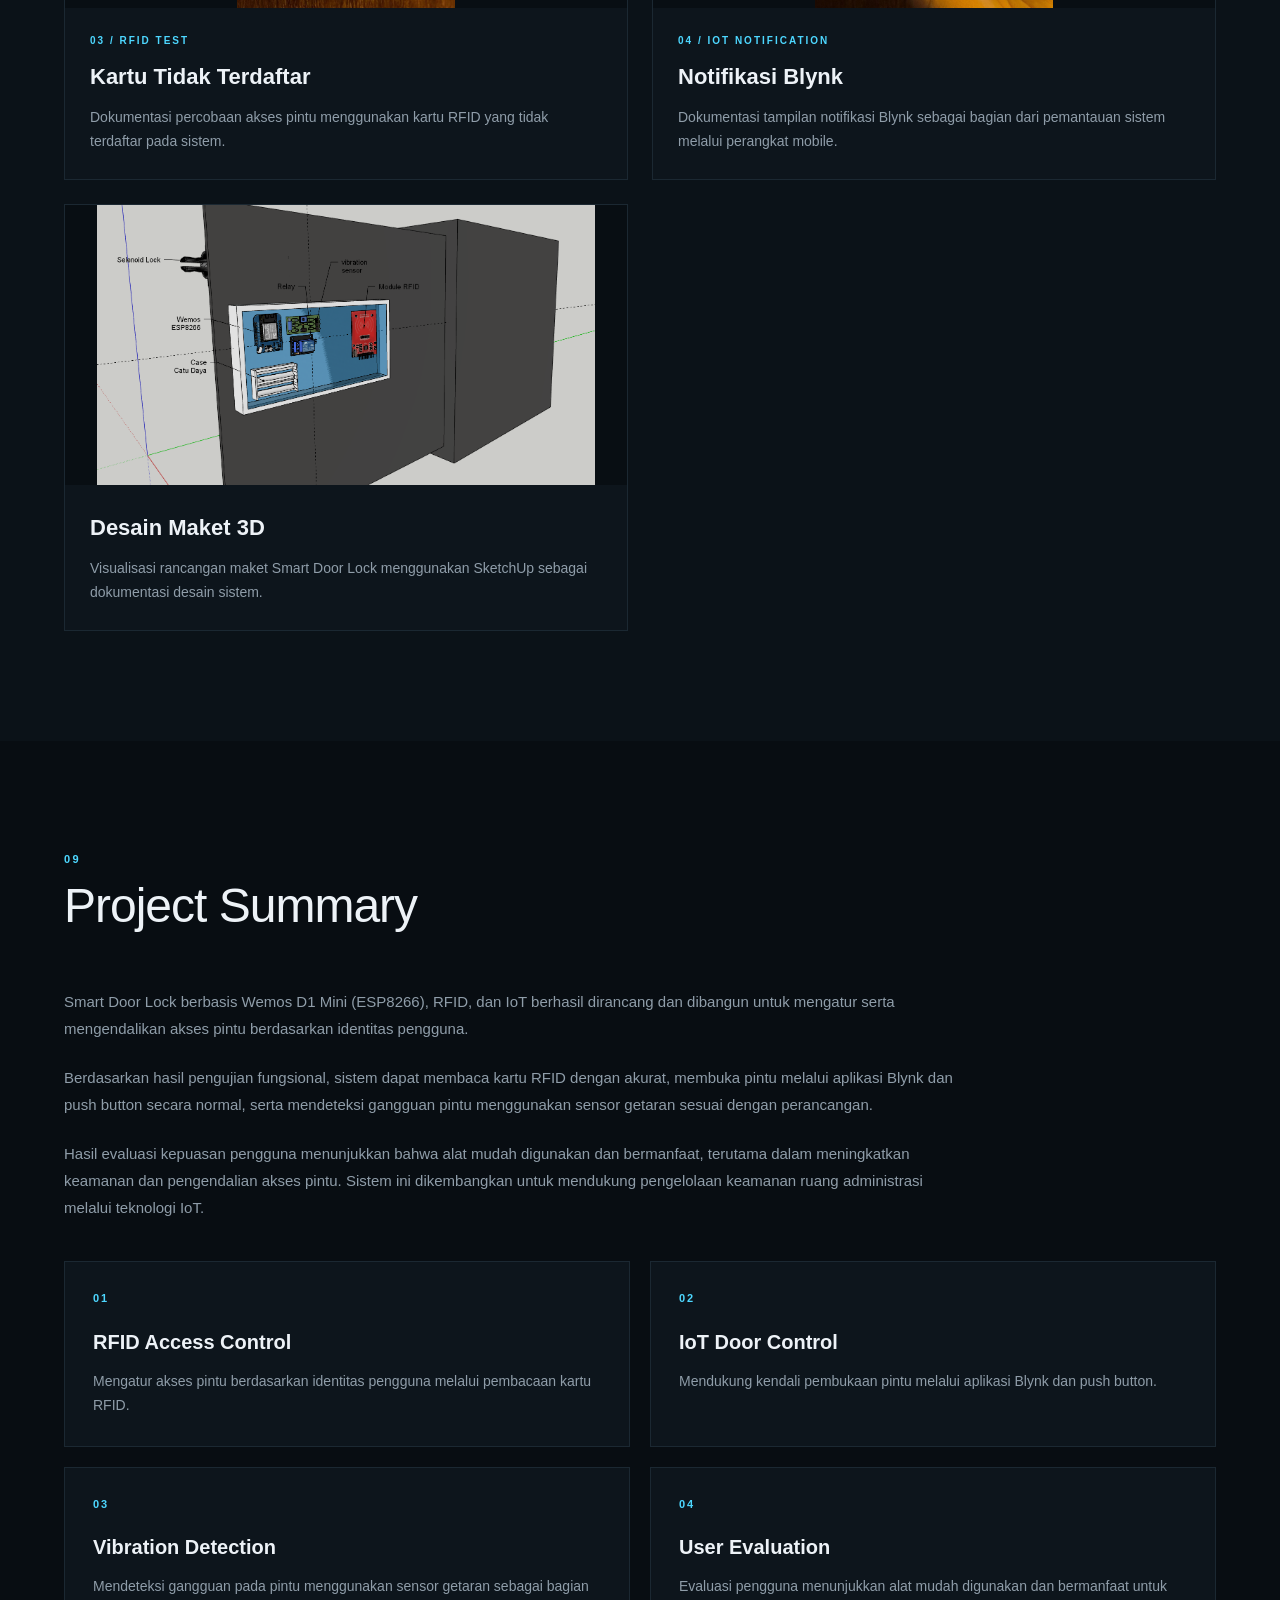
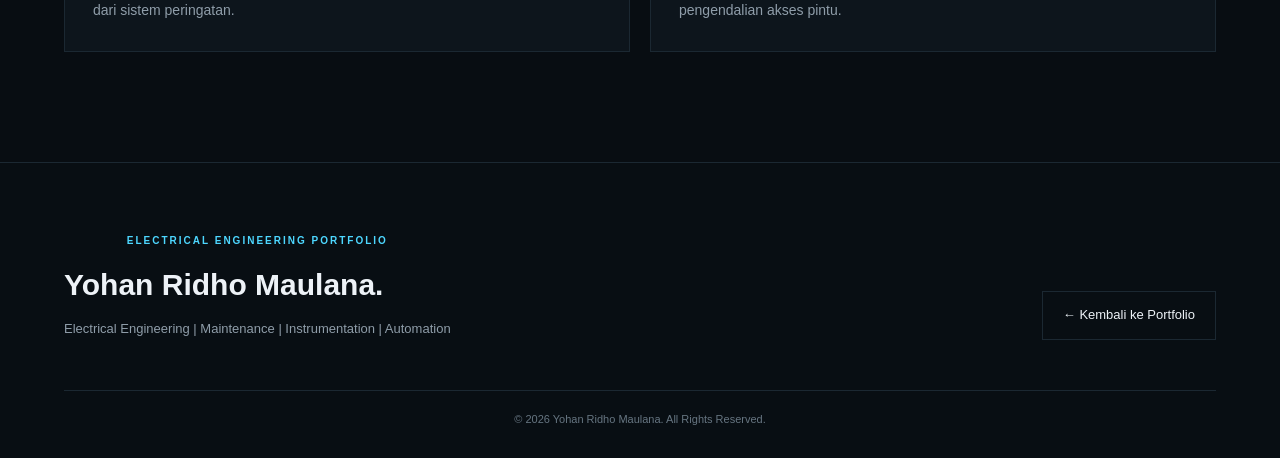
<file: project-04.html>
<!DOCTYPE html>
<html lang="id">
<head>
    <meta charset="UTF-8">
    <meta name="viewport" content="width=device-width, initial-scale=1.0">
    <title>Smart Door Lock | Yohan Ridho Maulana</title>
    <link rel="stylesheet" href="style.css">
</head>
<body>

<!-- PROJECT HERO -->
<header class="project-hero">
    <div class="container">

        <div class="project-hero-content">

            <div class="project-hero-main">
                <p class="project-eyebrow">
                    PROJECT 04 / INTERNET OF THINGS
                </p>

                <h1>
                    Smart Door Lock.
                </h1>

                <p class="project-hero-description">
                    Sistem pengamanan dan pengendalian akses pintu berbasis
                    Wemos D1 Mini (ESP8266), RFID, dan Internet of Things
                    (IoT), dengan pemantauan serta kendali melalui perangkat
                    mobile.
                </p>

                <a href="index.html" class="project-hero-back">
                    ← Kembali ke Portfolio
                </a>
            </div>

            <div class="project-hero-meta">

                <div>
                    <span>01</span>
                    <p>Wemos D1 Mini</p>
                </div>

                <div>
                    <span>02</span>
                    <p>RFID</p>
                </div>

                <div>
                    <span>03</span>
                    <p>Blynk IoT</p>
                </div>

                <div>
                    <span>04</span>
                    <p>Access Control</p>
                </div>

            </div>

        </div>

    </div>
</header>

<!-- 01 / OVERVIEW -->
<section class="project-detail-section project-detail-dark">
    <div class="container">

        <div class="section-heading">
            <p class="section-number">01</p>
            <h2>Overview</h2>
        </div>

        <div class="detail-note">

            <p>
                Smart Door Lock merupakan sistem pengamanan pintu berbasis
                Wemos D1 Mini (ESP8266), RFID, dan Internet of Things (IoT)
                yang dirancang untuk mengatur serta mengendalikan akses
                ruangan berdasarkan identitas pengguna.
            </p>

            <p>
                Sistem mengintegrasikan pembacaan kartu RFID, kendali pintu
                melalui aplikasi Blynk, dan push button sebagai pilihan
                pengoperasian. Sensor getaran digunakan untuk mendeteksi
                gangguan pada pintu, sehingga sistem dapat membantu
                memberikan peringatan dini terhadap potensi upaya
                pembobolan.
            </p>

            <p>
                Dengan integrasi teknologi IoT, pengguna dapat mengelola
                dan mengawasi akses ruangan secara real-time melalui
                perangkat mobile. Sistem ini dikembangkan untuk mendukung
                pengamanan ruang administrasi serta meningkatkan
                kemudahan dan kenyamanan dalam pengelolaan akses pintu.
            </p>

        </div>

    </div>
</section>

<!-- 02 / TUJUAN -->
<section class="project-detail-section">
    <div class="container">

        <div class="section-heading">
            <p class="section-number">02</p>
            <h2>Tujuan</h2>
        </div>

        <div class="detail-note">
            <p>
                Pengembangan Smart Door Lock bertujuan menyediakan sistem
                pengamanan pintu yang terintegrasi dengan teknologi
                Internet of Things (IoT), sehingga pengguna dapat mengelola
                dan mengawasi akses ruangan secara real-time melalui
                perangkat mobile.
            </p>

            <p>
                Sistem dirancang untuk meningkatkan keamanan, mencegah
                akses ilegal, memberikan notifikasi dini terhadap upaya
                pembobolan, serta meningkatkan efisiensi dan kenyamanan
                dalam pengelolaan keamanan ruang administrasi secara
                berkelanjutan.
            </p>
        </div>

        <div class="detail-list">

            <div class="detail-item">
                <span class="detail-number">01</span>
                <div>
                    <h3>Pengamanan Pintu Berbasis IoT</h3>
                    <p>
                        Mengembangkan sistem pengamanan pintu yang
                        terintegrasi dengan teknologi Internet of Things
                        untuk mendukung pengelolaan dan pengawasan akses
                        ruangan melalui perangkat mobile.
                    </p>
                </div>
            </div>

            <div class="detail-item">
                <span class="detail-number">02</span>
                <div>
                    <h3>Pengendalian Akses Ruangan</h3>
                    <p>
                        Mengatur dan mengendalikan akses pintu berdasarkan
                        identitas pengguna serta menyediakan kendali melalui
                        aplikasi Blynk dan push button.
                    </p>
                </div>
            </div>

            <div class="detail-item">
                <span class="detail-number">03</span>
                <div>
                    <h3>Pemantauan dan Peringatan Dini</h3>
                    <p>
                        Mendukung pemantauan akses ruangan secara real-time
                        dan memberikan notifikasi dini ketika sensor getaran
                        mendeteksi gangguan pada pintu.
                    </p>
                </div>
            </div>

            <div class="detail-item">
                <span class="detail-number">04</span>
                <div>
                    <h3>Efisiensi dan Kenyamanan</h3>
                    <p>
                        Meningkatkan efisiensi dan kenyamanan pengelolaan
                        keamanan ruang administrasi melalui sistem
                        pengendalian akses yang terintegrasi.
                    </p>
                </div>
            </div>

        </div>

    </div>
</section>

<!-- 03 / SISTEM & PERANCANGAN -->
<section class="project-detail-section project-detail-dark">
    <div class="container">

        <div class="section-heading">
            <p class="section-number">03</p>
            <h2>Sistem &amp; Perancangan</h2>
        </div>

        <div class="detail-note">
            <p>
                Smart Door Lock dirancang menggunakan Wemos D1 Mini
                (ESP8266) sebagai pusat pengendalian sistem. Sistem
                mengintegrasikan RFID sebagai identifikasi pengguna,
                aplikasi Blynk untuk kendali melalui perangkat mobile,
                serta push button sebagai kendali langsung pada perangkat.
            </p>

            <p>
                Sistem juga dilengkapi sensor getaran untuk mendeteksi
                gangguan pada pintu. Ketika akses diberikan melalui
                mekanisme yang tersedia, pengendali mengatur aktuator
                kunci pintu. Integrasi IoT mendukung pemantauan dan
                pengelolaan akses ruangan.
            </p>
        </div>

        <div class="detail-list">

            <div class="detail-item">
                <span class="detail-number">01</span>
                <div>
                    <h3>Wemos D1 Mini (ESP8266)</h3>
                    <p>
                        Berfungsi sebagai mikrokontroler utama yang
                        memproses masukan dari perangkat identifikasi
                        dan sensor, serta mengatur kendali sistem
                        penguncian pintu.
                    </p>
                </div>
            </div>

            <div class="detail-item">
                <span class="detail-number">02</span>
                <div>
                    <h3>RFID RC522</h3>
                    <p>
                        Digunakan untuk membaca kartu RFID sebagai
                        identitas pengguna. Data identifikasi diproses
                        oleh pengendali untuk mengatur pemberian akses
                        pintu sesuai rancangan sistem.
                    </p>
                </div>
            </div>

            <div class="detail-item">
                <span class="detail-number">03</span>
                <div>
                    <h3>Solenoid Door Lock dan Relay</h3>
                    <p>
                        Solenoid berfungsi sebagai aktuator pengunci
                        pintu, sedangkan relay digunakan untuk
                        mengendalikan aktuator berdasarkan perintah
                        dari sistem.
                    </p>
                </div>
            </div>

            <div class="detail-item">
                <span class="detail-number">04</span>
                <div>
                    <h3>Aplikasi Blynk</h3>
                    <p>
                        Digunakan sebagai antarmuka IoT untuk
                        mengendalikan akses pintu melalui perangkat
                        mobile dan mendukung pemantauan sistem secara
                        real-time.
                    </p>
                </div>
            </div>

            <div class="detail-item">
                <span class="detail-number">05</span>
                <div>
                    <h3>Push Button</h3>
                    <p>
                        Menyediakan pilihan kendali langsung untuk
                        membuka pintu sebagai bagian dari mekanisme
                        pengoperasian sistem.
                    </p>
                </div>
            </div>

            <div class="detail-item">
                <span class="detail-number">06</span>
                <div>
                    <h3>Sensor Getaran</h3>
                    <p>
                        Digunakan untuk mendeteksi getaran atau
                        gangguan pada pintu. Deteksi sensor menjadi
                        masukan bagi sistem untuk mendukung
                        pemberian notifikasi dini.
                    </p>
                </div>
            </div>

        </div>

    </div>
</section>

<!-- 04 / DOKUMENTASI SISTEM -->
<section class="project-detail-section">
    <div class="container">

        <div class="section-heading">
            <p class="section-number">04</p>
            <h2>Dokumentasi Sistem</h2>
        </div>

        <div class="documentation-grid">

            <div class="documentation-card">
                <div class="documentation-image">
                    <img
                        src="images/project04/project04-overview.jpg"
                        alt="Dokumentasi keseluruhan Smart Door Lock">
                </div>

                <div class="documentation-info">
                    <span>01 / SYSTEM</span>
                    <h3>Keseluruhan Sistem</h3>
                    <p>
                        Dokumentasi perangkat Smart Door Lock yang
                        mengintegrasikan mikrokontroler, RFID, aktuator
                        kunci, sensor getaran, dan kendali IoT.
                    </p>
                </div>
            </div>

            <div class="documentation-card">
                <div class="documentation-image">
                    <img
                        src="images/project04/project04-schematic.jpg"
                        alt="Schematic Smart Door Lock">
                </div>

                <div class="documentation-info">
                    <span>02 / SCHEMATIC</span>
                    <h3>Schematic Sistem</h3>
                    <p>
                        Diagram rangkaian yang memperlihatkan hubungan
                        Wemos D1 Mini dengan modul RFID, sensor getaran,
                        kendali aktuator, dan komponen pendukung.
                    </p>
                </div>
            </div>

            <div class="documentation-card">
                <div class="documentation-image">
                    <img
                        src="images/project04/project04-flowchart.jpg"
                        alt="Flowchart Smart Door Lock">
                </div>

                <div class="documentation-info">
                    <span>03 / FLOWCHART</span>
                    <h3>Flowchart Sistem</h3>
                    <p>
                        Diagram alur proses sistem mulai dari inisialisasi,
                        pembacaan identitas RFID dan masukan kendali,
                        hingga pengaturan akses pintu serta deteksi gangguan.
                    </p>
                </div>
            </div>

        </div>

    </div>
</section>

<!-- 05 / DOKUMENTASI KOMPONEN -->
<section class="project-detail-section project-detail-dark">
    <div class="container">

        <div class="section-heading">
            <p class="section-number">05</p>
            <h2>Dokumentasi Komponen</h2>
        </div>

        <div class="documentation-grid">

            <div class="documentation-card">
                <div class="documentation-image">
                    <img src="images/project04/esp8266.jpg"
                         alt="Wemos D1 Mini ESP8266">
                </div>
                <div class="documentation-info">
                    <span>01 / CONTROLLER</span>
                    <h3>Wemos D1 Mini (ESP8266)</h3>
                    <p>
                        Mikrokontroler utama yang memproses masukan
                        dari sensor dan mengendalikan sistem Smart Door
                        Lock serta koneksi IoT.
                    </p>
                </div>
            </div>

            <div class="documentation-card">
                <div class="documentation-image">
                    <img src="images/project04/rfid.png"
                         alt="Modul RFID">
                </div>
                <div class="documentation-info">
                    <span>02 / ACCESS CONTROL</span>
                    <h3>RFID</h3>
                    <p>
                        Digunakan untuk membaca kartu RFID sebagai
                        identitas pengguna dalam proses pengendalian
                        akses pintu.
                    </p>
                </div>
            </div>

            <div class="documentation-card">
                <div class="documentation-image">
                    <img src="images/project04/sw420.jpg"
                         alt="Sensor getaran SW-420">
                </div>
                <div class="documentation-info">
                    <span>03 / SECURITY SENSOR</span>
                    <h3>Sensor Getaran SW-420</h3>
                    <p>
                        Mendeteksi getaran atau gangguan pada pintu
                        sebagai masukan untuk sistem peringatan.
                    </p>
                </div>
            </div>

            <div class="documentation-card">
                <div class="documentation-image">
                    <img src="images/project04/relay.jpg"
                         alt="Modul relay">
                </div>
                <div class="documentation-info">
                    <span>04 / CONTROL</span>
                    <h3>Relay</h3>
                    <p>
                        Berfungsi sebagai sakelar kendali untuk
                        mengatur aktuator kunci pintu berdasarkan
                        perintah dari sistem.
                    </p>
                </div>
            </div>

            <div class="documentation-card">
                <div class="documentation-image">
                    <img src="images/project04/solenoid.jpg"
                         alt="Solenoid door lock">
                </div>
                <div class="documentation-info">
                    <span>05 / ACTUATOR</span>
                    <h3>Solenoid Door Lock</h3>
                    <p>
                        Aktuator pengunci pintu yang dikendalikan
                        melalui relay untuk mengatur akses masuk
                        sesuai perintah sistem.
                    </p>
                </div>
            </div>

            <div class="documentation-card">
                <div class="documentation-image">
                    <img src="images/project04/lcd-16x2-i2c.jpg"
                         alt="LCD 16x2 I2C">
                </div>
                <div class="documentation-info">
                    <span>06 / DISPLAY</span>
                    <h3>LCD 16×2 I2C</h3>
                    <p>
                        Digunakan sebagai tampilan informasi sistem
                        Smart Door Lock.
                    </p>
                </div>
            </div>

        </div>

    </div>
</section>

<!-- 06 / IMPLEMENTASI PROGRAM -->
<section class="project-detail-section">
    <div class="container">

        <div class="section-heading">
            <p class="section-number">06</p>
            <h2>Implementasi Program</h2>
        </div>

        <div class="detail-note">

            <p>
                Program Smart Door Lock diimplementasikan pada Wemos D1 Mini
                (ESP8266) untuk memproses masukan dari modul RFID dan sensor
                getaran, serta mengendalikan akses pintu. Sistem juga
                terintegrasi dengan aplikasi Blynk untuk mendukung kendali
                pintu dan pemantauan melalui perangkat mobile.
            </p>

            <p>
                Pengendalian akses dilakukan melalui pembacaan kartu RFID,
                aplikasi Blynk, dan push button. Program mengatur respons
                sistem terhadap masukan tersebut serta menggunakan sensor
                getaran untuk mendeteksi gangguan pada pintu sesuai
                perancangan.
            </p>

        </div>

        <div class="detail-list">

            <div class="detail-item">
                <span class="detail-number">01</span>
                <div>
                    <h3>Pembacaan Identitas RFID</h3>
                    <p>
                        Program menerima data dari modul RFID dan memproses
                        identitas kartu untuk menentukan pemberian akses
                        pintu sesuai rancangan sistem.
                    </p>
                </div>
            </div>

            <div class="detail-item">
                <span class="detail-number">02</span>
                <div>
                    <h3>Kendali Pintu</h3>
                    <p>
                        Program mengatur perintah pembukaan pintu melalui
                        aplikasi Blynk dan push button, serta mengendalikan
                        aktuator kunci melalui relay.
                    </p>
                </div>
            </div>

            <div class="detail-item">
                <span class="detail-number">03</span>
                <div>
                    <h3>Deteksi Gangguan Pintu</h3>
                    <p>
                        Program membaca masukan sensor getaran SW-420 untuk
                        mendeteksi gangguan pada pintu dan mendukung
                        pemberian notifikasi dini.
                    </p>
                </div>
            </div>

            <div class="detail-item">
                <span class="detail-number">04</span>
                <div>
                    <h3>Integrasi Blynk IoT</h3>
                    <p>
                        Program mengintegrasikan perangkat dengan aplikasi
                        Blynk untuk mendukung pengendalian akses dan
                        pemantauan sistem melalui perangkat mobile.
                    </p>
                </div>
            </div>

        </div>

        <div class="documentation-grid">

            <div class="documentation-card">
                <div class="documentation-image">
                    <img src="images/project04/program.jpg"
                         alt="Tampilan program Smart Door Lock">
                </div>

                <div class="documentation-info">
                    <span>01 / PROGRAM</span>
                    <h3>Program Wemos D1 Mini</h3>
                    <p>
                        Dokumentasi program pengendalian akses pintu
                        berbasis Wemos D1 Mini (ESP8266) dengan
                        integrasi RFID, sensor getaran, dan Blynk.
                    </p>
                </div>
            </div>

        </div>

    </div>
</section>

<!-- 07 / METODE PENGUJIAN -->
<section class="project-detail-section project-detail-dark">
    <div class="container">

        <div class="section-heading">
            <p class="section-number">07</p>
            <h2>Metode Pengujian</h2>
        </div>

        <div class="detail-list">

            <div class="detail-item">
                <span class="detail-number">01</span>
                <div>
                    <h3>Pengujian Pembacaan Kartu RFID</h3>
                    <p>
                        Pengujian dilakukan dengan menggunakan kartu RFID
                        yang terdaftar dan tidak terdaftar untuk mengamati
                        respons sistem dalam membaca identitas pengguna
                        dan mengatur pemberian akses pintu.
                    </p>
                </div>
            </div>

            <div class="detail-item">
                <span class="detail-number">02</span>
                <div>
                    <h3>Pengujian Kendali Pintu</h3>
                    <p>
                        Pengujian dilakukan dengan memberikan perintah
                        pembukaan pintu melalui aplikasi Blynk dan push
                        button. Respons sistem diamati untuk mengetahui
                        apakah kendali pintu berjalan sesuai perancangan.
                    </p>
                </div>
            </div>

            <div class="detail-item">
                <span class="detail-number">03</span>
                <div>
                    <h3>Pengujian Sensor Getaran</h3>
                    <p>
                        Pengujian dilakukan dengan memberikan gangguan
                        berupa getaran pada pintu dan mengamati respons
                        sensor SW-420 serta notifikasi yang dihasilkan
                        oleh sistem.
                    </p>
                </div>
            </div>

            <div class="detail-item">
                <span class="detail-number">04</span>
                <div>
                    <h3>Evaluasi Kepuasan Pengguna</h3>
                    <p>
                        Evaluasi dilakukan untuk mengetahui tanggapan
                        pengguna terhadap kemudahan penggunaan dan manfaat
                        Smart Door Lock dalam mendukung keamanan serta
                        pengendalian akses pintu.
                    </p>
                </div>
            </div>

        </div>

    </div>
</section>

<!-- 08 / HASIL PENGUJIAN -->
<section class="project-detail-section project-detail-dark">
    <div class="container">

        <div class="section-heading">
            <p class="section-number">08</p>
            <h2>Hasil Pengujian</h2>
        </div>

        <div class="detail-note">
            <p>
                Berdasarkan hasil pengujian fungsional, sistem Smart Door
                Lock dapat membaca kartu RFID dengan akurat, membuka pintu
                melalui aplikasi Blynk dan push button secara normal, serta
                mendeteksi gangguan pintu menggunakan sensor getaran sesuai
                dengan perancangan.
            </p>

            <p>
                Evaluasi kepuasan pengguna menunjukkan bahwa alat mudah
                digunakan dan bermanfaat, terutama dalam mendukung keamanan
                serta pengendalian akses pintu.
            </p>
        </div>

        <div class="detail-list">

            <div class="detail-item">
                <span class="detail-number">01</span>
                <div>
                    <h3>Pengujian Akses RFID</h3>
                    <p>
                        Hasil pengujian menunjukkan bahwa sistem dapat
                        membaca kartu RFID dan mengatur akses berdasarkan
                        identitas pengguna. Dokumentasi percobaan mencakup
                        penggunaan kartu terdaftar dan tidak terdaftar.
                    </p>
                </div>
            </div>

            <div class="detail-item">
                <span class="detail-number">02</span>
                <div>
                    <h3>Pengujian Kendali dan Notifikasi</h3>
                    <p>
                        Pintu dapat dikendalikan melalui aplikasi Blynk
                        dan push button secara normal. Sistem juga dapat
                        mendeteksi gangguan pintu menggunakan sensor
                        getaran sesuai perancangan.
                    </p>
                </div>
            </div>

            <div class="detail-item">
                <span class="detail-number">03</span>
                <div>
                    <h3>Evaluasi Kepuasan Pengguna</h3>
                    <p>
                        Hasil evaluasi menunjukkan bahwa alat mudah
                        digunakan dan bermanfaat, terutama untuk
                        meningkatkan keamanan dan pengendalian akses pintu.
                    </p>
                </div>
            </div>

        </div>

        <div class="documentation-grid">

            <div class="documentation-card">
                <div class="documentation-image">
                    <img src="images/project04/hasil-pengujian-tabel.jpg"
                         alt="Tabel hasil pengujian Smart Door Lock">
                </div>
                <div class="documentation-info">
                    <span>01 / TEST RESULTS</span>
                    <h3>Tabel Hasil Pengujian</h3>
                    <p>
                        Dokumentasi tabel hasil pengujian sistem
                        Smart Door Lock.
                    </p>
                </div>
            </div>

            <div class="documentation-card">
                <div class="documentation-image">
                    <img src="images/project04/percobaan-terdaftar.jpg"
                         alt="Percobaan menggunakan kartu RFID terdaftar">
                </div>
                <div class="documentation-info">
                    <span>02 / RFID TEST</span>
                    <h3>Kartu Terdaftar</h3>
                    <p>
                        Dokumentasi percobaan akses pintu menggunakan
                        kartu RFID yang terdaftar pada sistem.
                    </p>
                </div>
            </div>

            <div class="documentation-card">
                <div class="documentation-image">
                    <img src="images/project04/percobaan-tidak-terdaftar.jpg"
                         alt="Percobaan menggunakan kartu RFID tidak terdaftar">
                </div>
                <div class="documentation-info">
                    <span>03 / RFID TEST</span>
                    <h3>Kartu Tidak Terdaftar</h3>
                    <p>
                        Dokumentasi percobaan akses pintu menggunakan
                        kartu RFID yang tidak terdaftar pada sistem.
                    </p>
                </div>
            </div>

            <div class="documentation-card">
                <div class="documentation-image">
                    <img src="images/project04/notifikasi-blynk.jpg"
                         alt="Notifikasi Blynk pada Smart Door Lock">
                </div>
                <div class="documentation-info">
                    <span>04 / IOT NOTIFICATION</span>
                    <h3>Notifikasi Blynk</h3>
                    <p>
                        Dokumentasi tampilan notifikasi Blynk sebagai
                        bagian dari pemantauan sistem melalui perangkat
                        mobile.
                    </p>
                </div>
            </div>
<div class="documentation-card">
    <div class="documentation-image">
        <img
            src="images/project04/desain-maket-sketchup.png"
            alt="Desain maket Smart Door Lock yang dibuat menggunakan SketchUp"
        >
    </div>

    <div class="documentation-info">
        <h3>Desain Maket 3D</h3>
        <p>
            Visualisasi rancangan maket Smart Door Lock menggunakan
            SketchUp sebagai dokumentasi desain sistem.
        </p>
    </div>
</div>
        </div>

    </div>
</section>

<!-- 09 / PROJECT SUMMARY -->
<section class="project-detail-section">
    <div class="container">

        <div class="section-heading">
            <p class="section-number">09</p>
            <h2>Project Summary</h2>
        </div>

        <div class="detail-note">

            <p>
                Smart Door Lock berbasis Wemos D1 Mini (ESP8266), RFID,
                dan IoT berhasil dirancang dan dibangun untuk mengatur
                serta mengendalikan akses pintu berdasarkan identitas
                pengguna.
            </p>

            <p>
                Berdasarkan hasil pengujian fungsional, sistem dapat
                membaca kartu RFID dengan akurat, membuka pintu melalui
                aplikasi Blynk dan push button secara normal, serta
                mendeteksi gangguan pintu menggunakan sensor getaran
                sesuai dengan perancangan.
            </p>

            <p>
                Hasil evaluasi kepuasan pengguna menunjukkan bahwa alat
                mudah digunakan dan bermanfaat, terutama dalam
                meningkatkan keamanan dan pengendalian akses pintu.
                Sistem ini dikembangkan untuk mendukung pengelolaan
                keamanan ruang administrasi melalui teknologi IoT.
            </p>

        </div>

        <div class="summary-points">

            <div class="summary-point">
                <span>01</span>
                <h3>RFID Access Control</h3>
                <p>
                    Mengatur akses pintu berdasarkan identitas pengguna
                    melalui pembacaan kartu RFID.
                </p>
            </div>

            <div class="summary-point">
                <span>02</span>
                <h3>IoT Door Control</h3>
                <p>
                    Mendukung kendali pembukaan pintu melalui aplikasi
                    Blynk dan push button.
                </p>
            </div>

            <div class="summary-point">
                <span>03</span>
                <h3>Vibration Detection</h3>
                <p>
                    Mendeteksi gangguan pada pintu menggunakan sensor
                    getaran sebagai bagian dari sistem peringatan.
                </p>
            </div>

            <div class="summary-point">
                <span>04</span>
                <h3>User Evaluation</h3>
                <p>
                    Evaluasi pengguna menunjukkan alat mudah digunakan
                    dan bermanfaat untuk pengendalian akses pintu.
                </p>
            </div>

        </div>

    </div>
</section>

<!-- FOOTER -->
<footer class="project-footer">
    <div class="container">

        <div class="project-footer-content">

            <div>
                <p class="project-footer-label">
                    ELECTRICAL ENGINEERING PORTFOLIO
                </p>

                <h2>
                    Yohan Ridho Maulana.
                </h2>

                <p>
                    Electrical Engineering | Maintenance |
                    Instrumentation | Automation
                </p>
            </div>

            <a href="index.html" class="project-back">
                ← Kembali ke Portfolio
            </a>

        </div>

        <div class="project-footer-bottom">
            <p>
                © 2026 Yohan Ridho Maulana. All Rights Reserved.
            </p>
        </div>

    </div>
</footer>

</body>
</html>
</file>
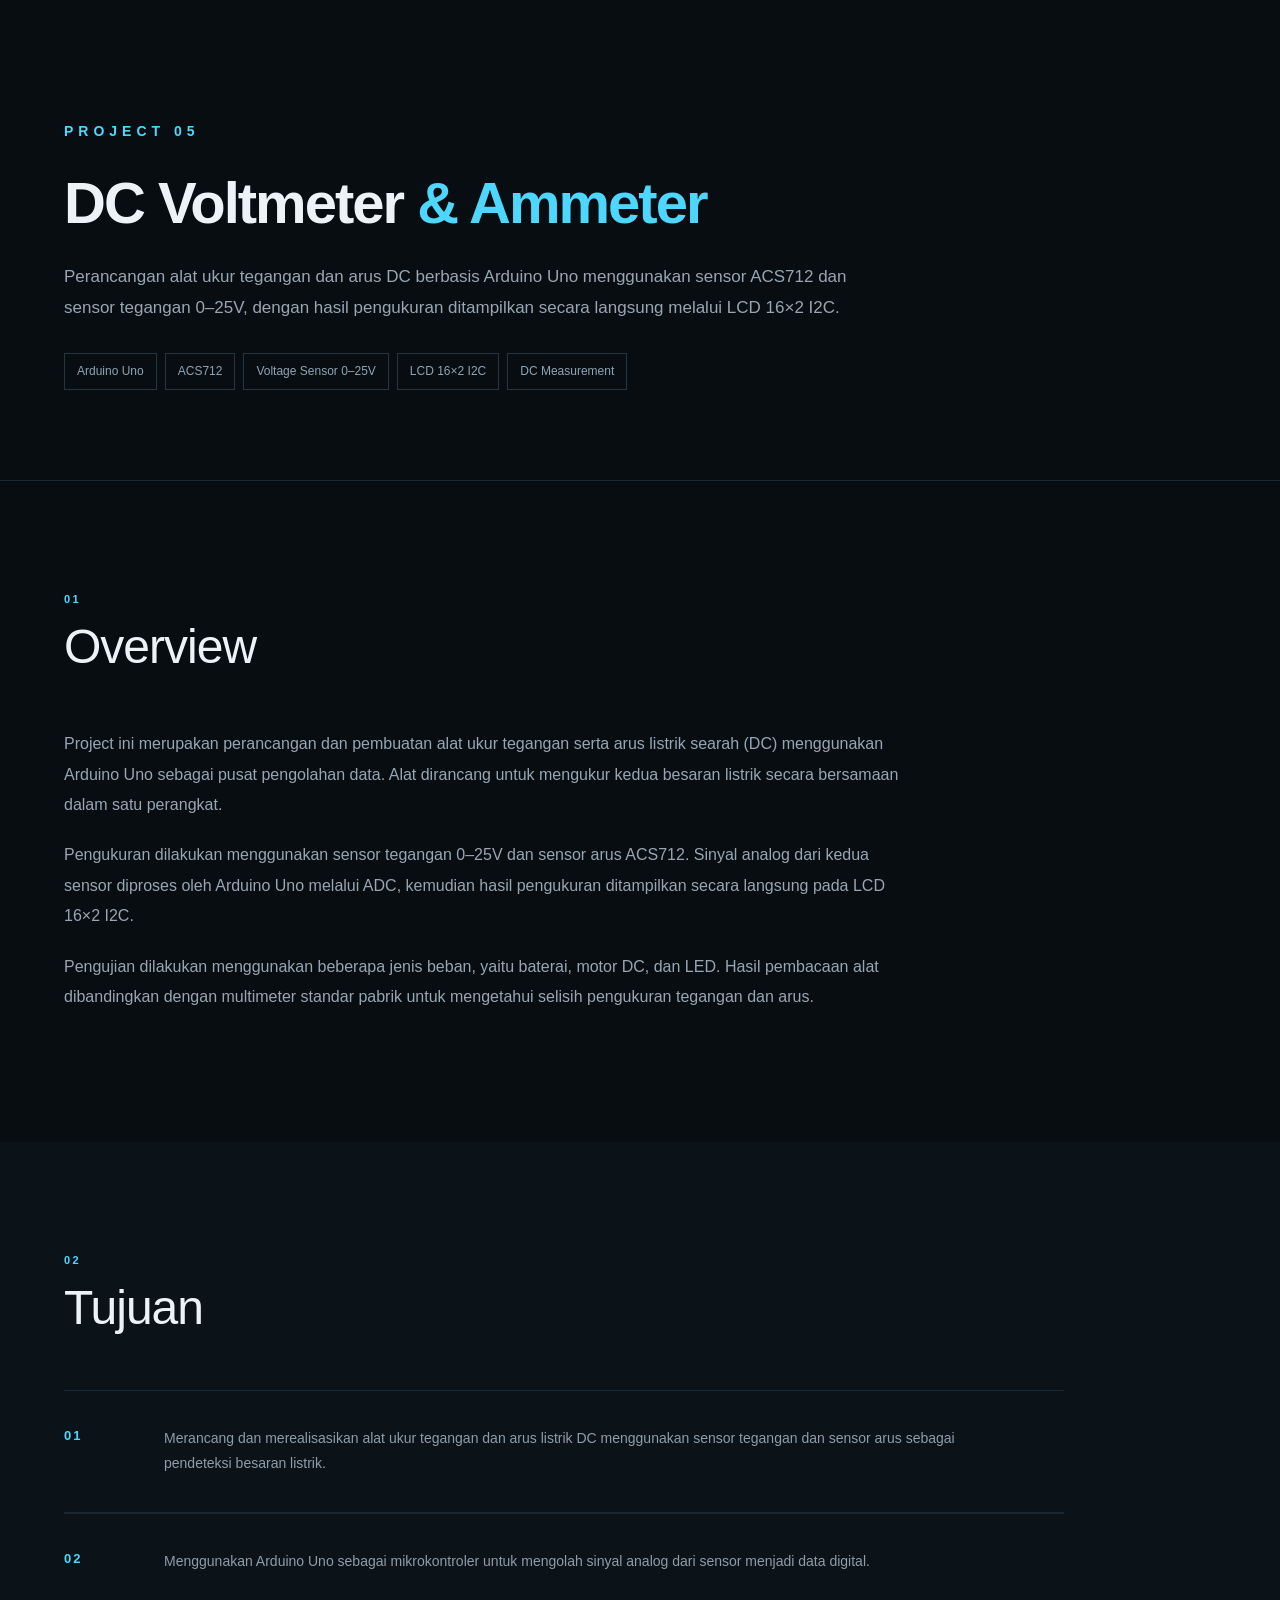
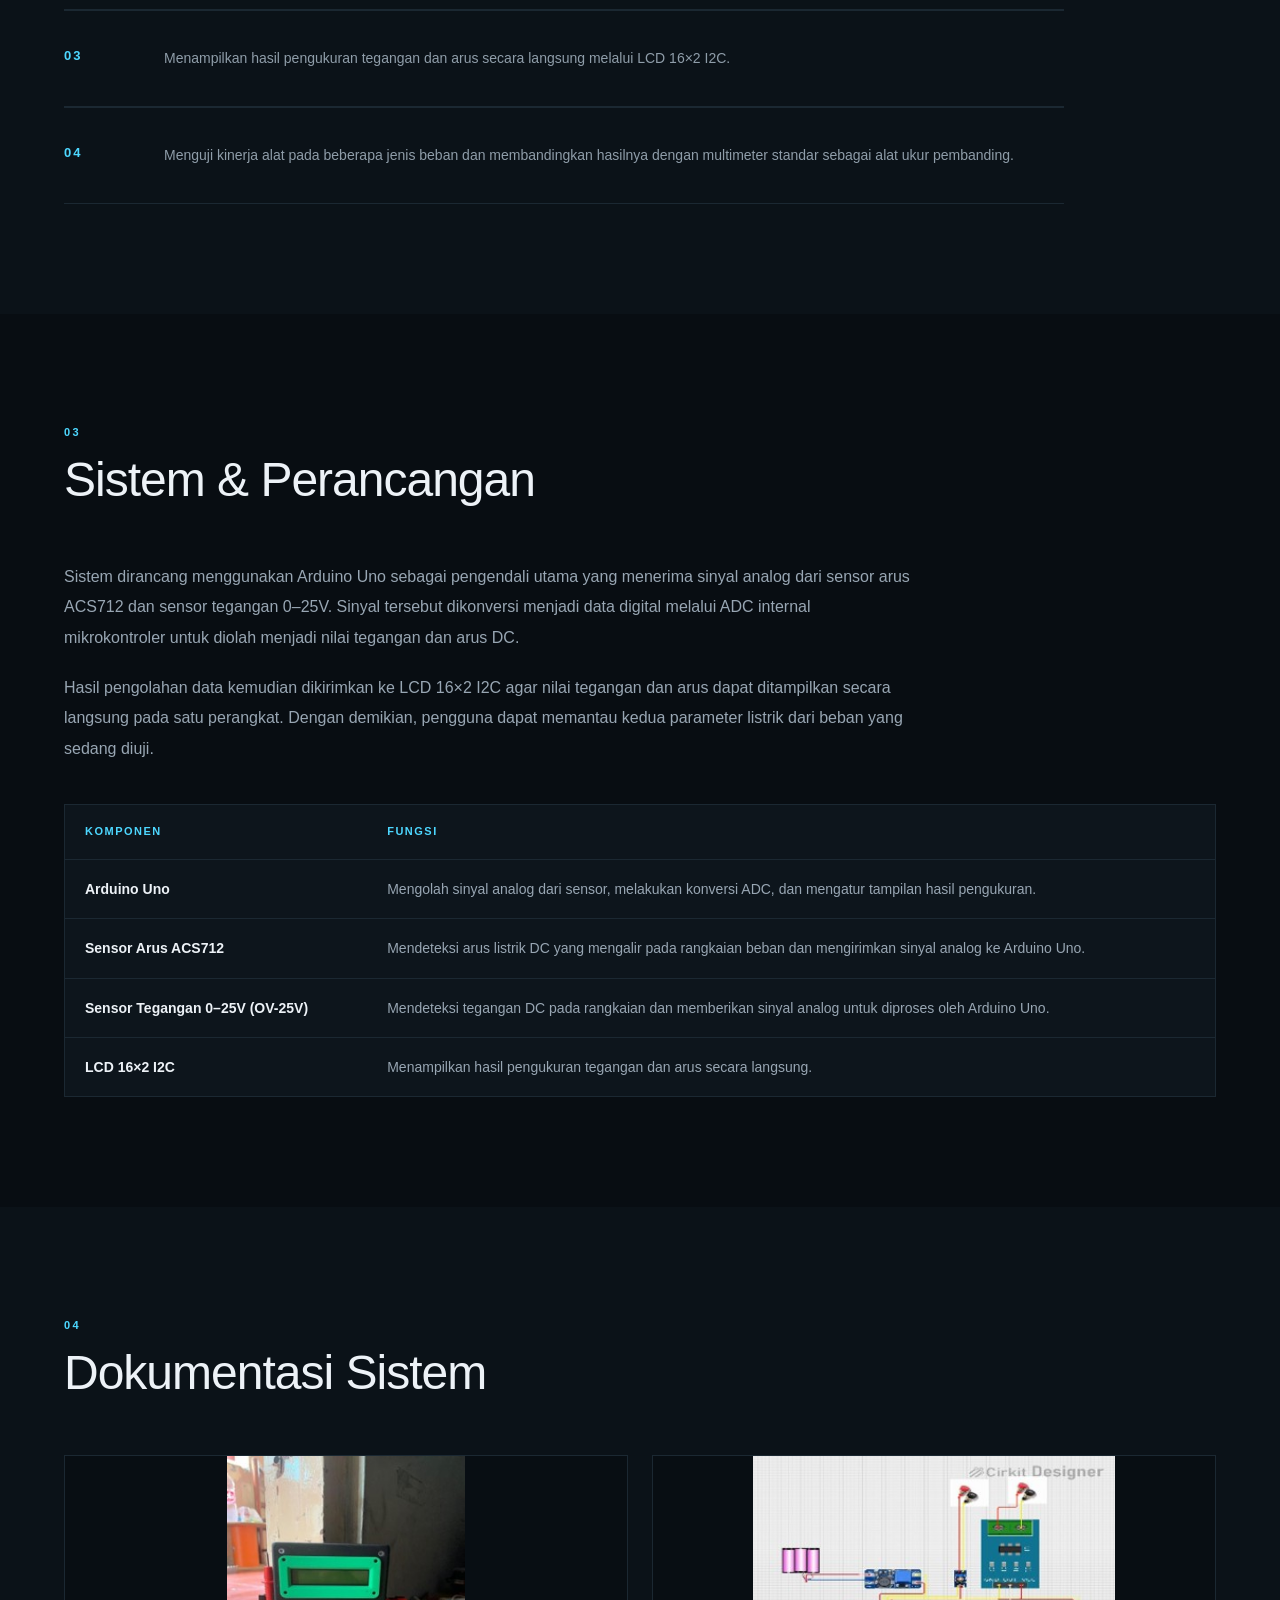
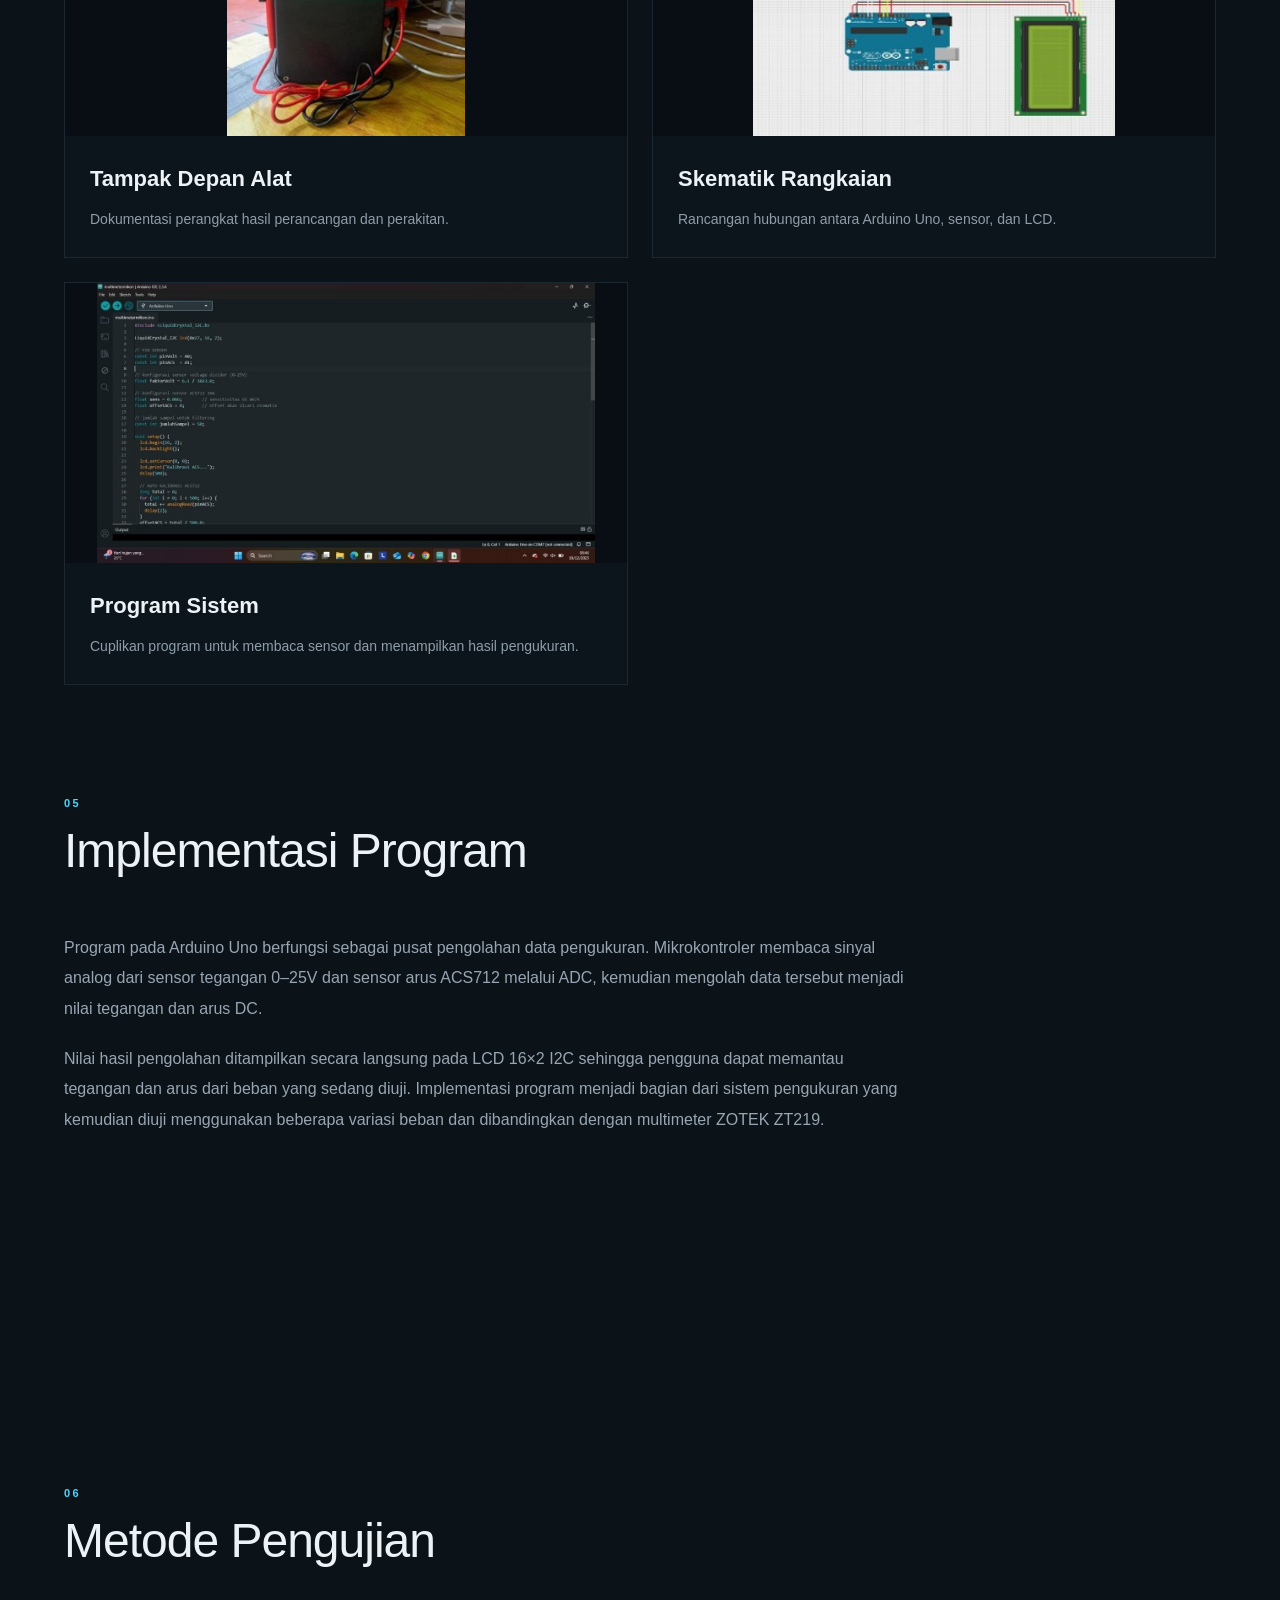
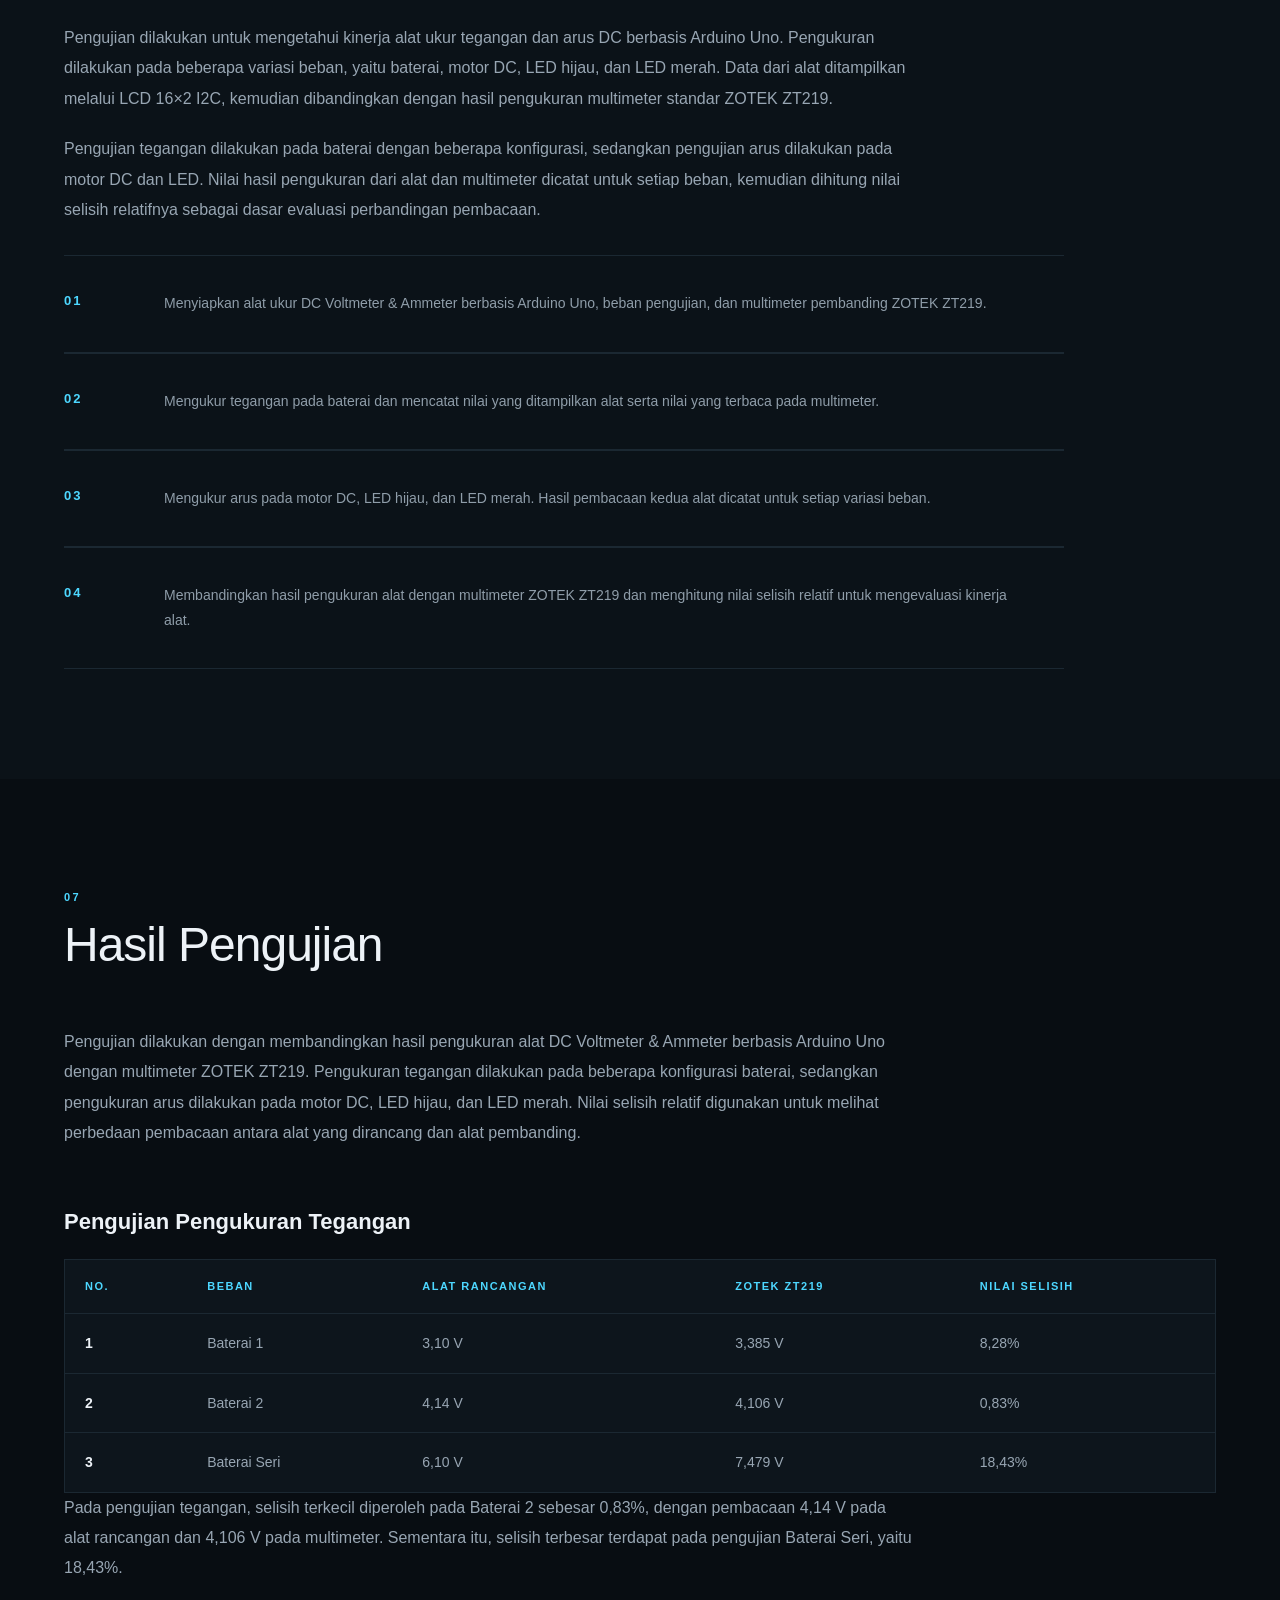
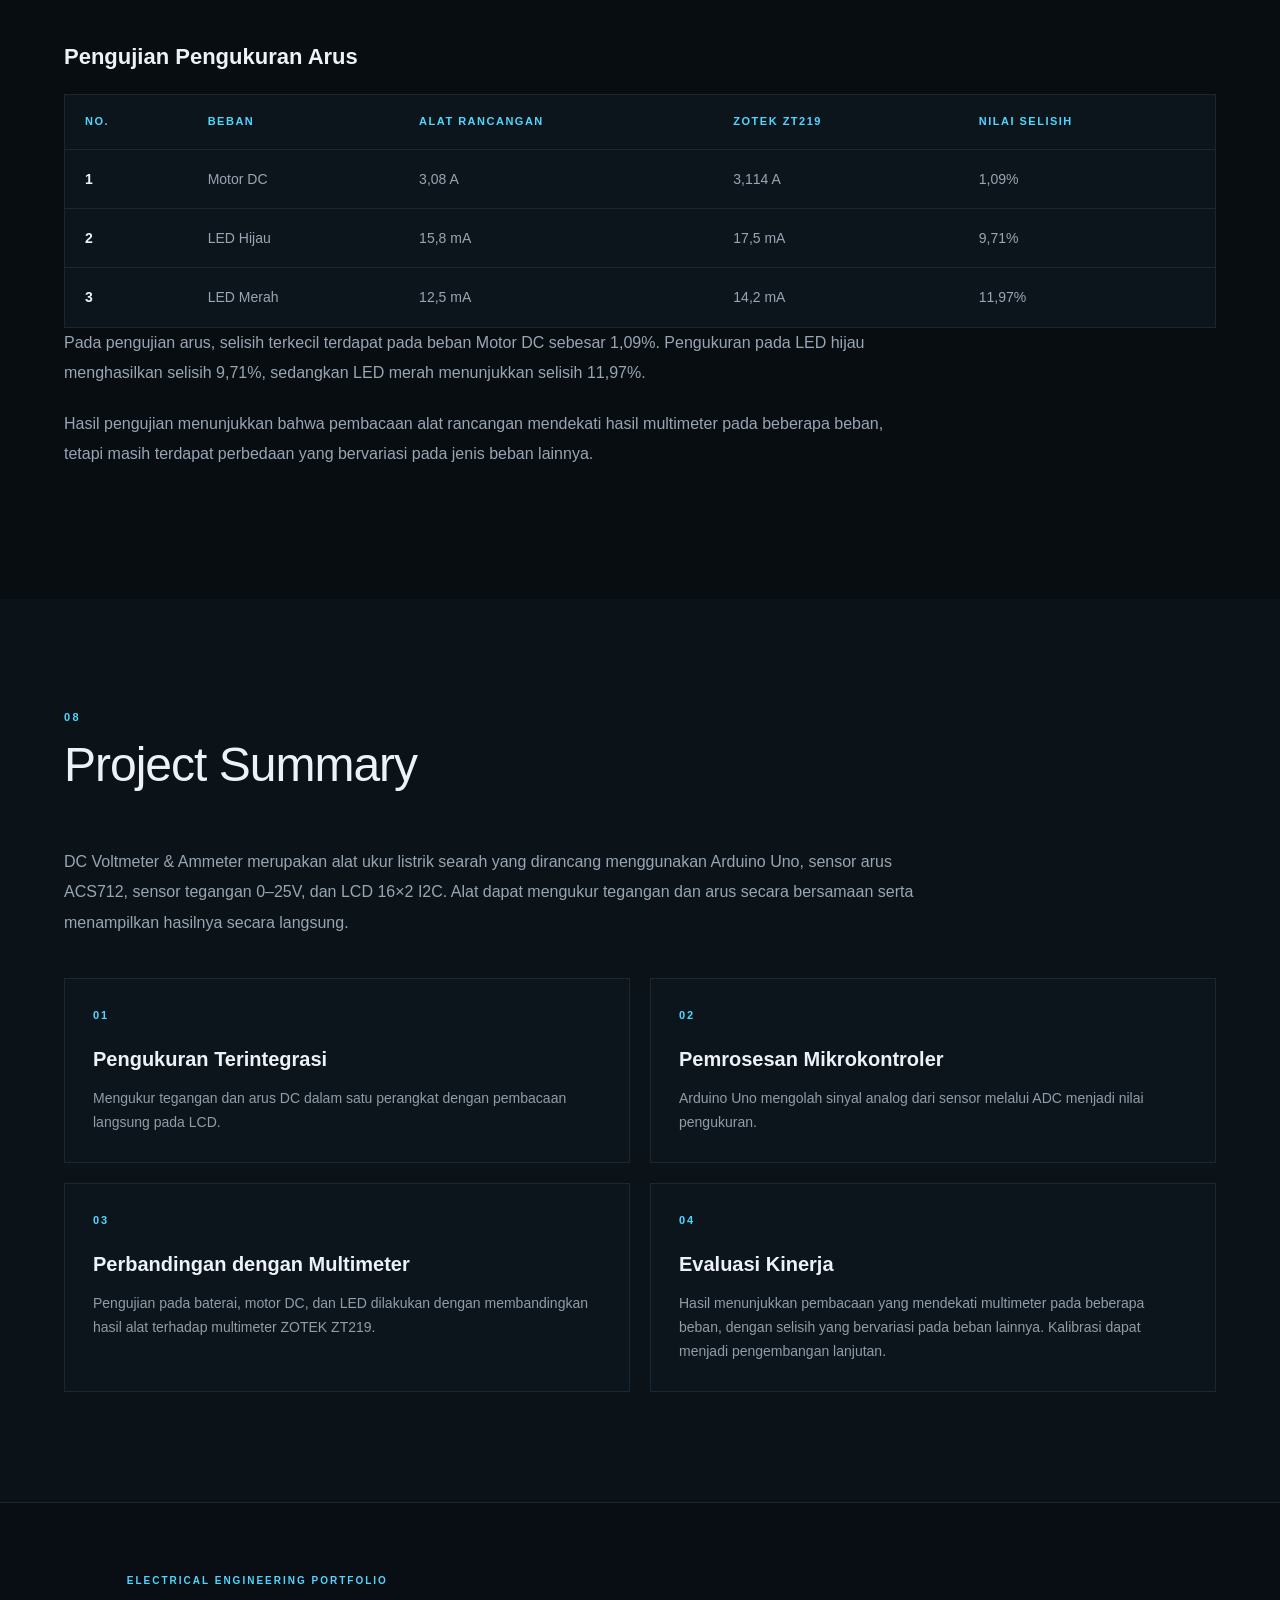
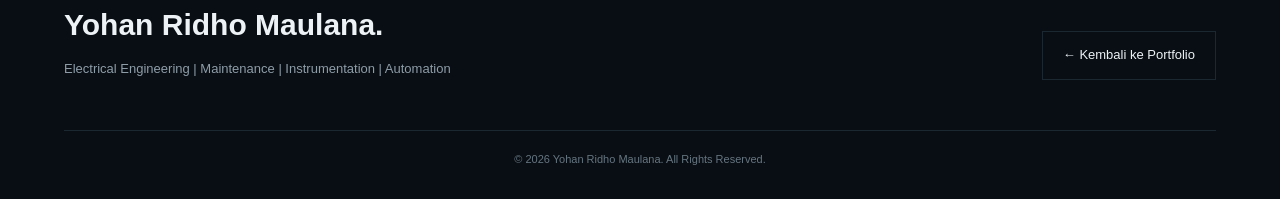
<file: project-05.html>
<!DOCTYPE html>
<html lang="id">

<head>
    <meta charset="UTF-8">
    <meta name="viewport" content="width=device-width, initial-scale=1.0">

    <title>Project 05 — DC Voltmeter & Ammeter | Yohan Ridho Maulana</title>

    <link rel="stylesheet" href="style.css">
</head>

<body>

    <!-- PROJECT HERO -->
    <section class="project-detail-hero">

        <div class="container">

            <p class="eyebrow">PROJECT 05</p>

            <h1>
                DC Voltmeter
                <span>& Ammeter</span>
            </h1>

            <p class="project-detail-intro">
                Perancangan alat ukur tegangan dan arus DC berbasis
                Arduino Uno menggunakan sensor ACS712 dan sensor
                tegangan 0–25V, dengan hasil pengukuran ditampilkan
                secara langsung melalui LCD 16×2 I2C.
            </p>

            <div class="project-detail-tags">
                <span>Arduino Uno</span>
                <span>ACS712</span>
                <span>Voltage Sensor 0–25V</span>
                <span>LCD 16×2 I2C</span>
                <span>DC Measurement</span>
            </div>

        </div>

    </section>

</body>

</html>

<!-- OVERVIEW -->
<section class="project-detail-section">

    <div class="container">

        <div class="section-heading">
            <p class="section-number">01</p>
            <h2>Overview</h2>
        </div>

        <div class="project-detail-content">

            <p>
                Project ini merupakan perancangan dan pembuatan alat ukur
                tegangan serta arus listrik searah (DC) menggunakan
                Arduino Uno sebagai pusat pengolahan data. Alat dirancang
                untuk mengukur kedua besaran listrik secara bersamaan
                dalam satu perangkat.
            </p>

            <p>
                Pengukuran dilakukan menggunakan sensor tegangan 0–25V
                dan sensor arus ACS712. Sinyal analog dari kedua sensor
                diproses oleh Arduino Uno melalui ADC, kemudian hasil
                pengukuran ditampilkan secara langsung pada LCD 16×2 I2C.
            </p>

            <p>
                Pengujian dilakukan menggunakan beberapa jenis beban,
                yaitu baterai, motor DC, dan LED. Hasil pembacaan alat
                dibandingkan dengan multimeter standar pabrik untuk
                mengetahui selisih pengukuran tegangan dan arus.
            </p>

        </div>

    </div>

</section>

<!-- TUJUAN -->
<section class="project-detail-section project-detail-dark">

    <div class="container">

        <div class="section-heading">
            <p class="section-number">02</p>
            <h2>Tujuan</h2>
        </div>

        <div class="detail-list">

            <div class="detail-item">
                <span>01</span>
                <p>
                    Merancang dan merealisasikan alat ukur tegangan
                    dan arus listrik DC menggunakan sensor tegangan
                    dan sensor arus sebagai pendeteksi besaran listrik.
                </p>
            </div>

            <div class="detail-item">
                <span>02</span>
                <p>
                    Menggunakan Arduino Uno sebagai mikrokontroler
                    untuk mengolah sinyal analog dari sensor menjadi
                    data digital.
                </p>
            </div>

            <div class="detail-item">
                <span>03</span>
                <p>
                    Menampilkan hasil pengukuran tegangan dan arus
                    secara langsung melalui LCD 16×2 I2C.
                </p>
            </div>

            <div class="detail-item">
                <span>04</span>
                <p>
                    Menguji kinerja alat pada beberapa jenis beban
                    dan membandingkan hasilnya dengan multimeter
                    standar sebagai alat ukur pembanding.
                </p>
            </div>

        </div>

    </div>

</section>

<!-- SISTEM & PERANCANGAN -->
<section class="project-detail-section">

    <div class="container">

        <div class="section-heading">
            <p class="section-number">03</p>
            <h2>Sistem & Perancangan</h2>
        </div>

        <div class="project-detail-content">

            <p>
                Sistem dirancang menggunakan Arduino Uno sebagai
                pengendali utama yang menerima sinyal analog dari
                sensor arus ACS712 dan sensor tegangan 0–25V.
                Sinyal tersebut dikonversi menjadi data digital
                melalui ADC internal mikrokontroler untuk diolah
                menjadi nilai tegangan dan arus DC.
            </p>

            <p>
                Hasil pengolahan data kemudian dikirimkan ke LCD
                16×2 I2C agar nilai tegangan dan arus dapat
                ditampilkan secara langsung pada satu perangkat.
                Dengan demikian, pengguna dapat memantau kedua
                parameter listrik dari beban yang sedang diuji.
            </p>

        </div>

        <div class="parameter-table-wrapper" style="margin-top: 40px;">

            <table class="parameter-table">

                <thead>
                    <tr>
                        <th>Komponen</th>
                        <th>Fungsi</th>
                    </tr>
                </thead>

                <tbody>

                    <tr>
                        <td>Arduino Uno</td>
                        <td>
                            Mengolah sinyal analog dari sensor,
                            melakukan konversi ADC, dan mengatur
                            tampilan hasil pengukuran.
                        </td>
                    </tr>

                    <tr>
                        <td>Sensor Arus ACS712</td>
                        <td>
                            Mendeteksi arus listrik DC yang mengalir
                            pada rangkaian beban dan mengirimkan
                            sinyal analog ke Arduino Uno.
                        </td>
                    </tr>

                    <tr>
                        <td>Sensor Tegangan 0–25V (OV-25V)</td>
                        <td>
                            Mendeteksi tegangan DC pada rangkaian
                            dan memberikan sinyal analog untuk
                            diproses oleh Arduino Uno.
                        </td>
                    </tr>

                    <tr>
                        <td>LCD 16×2 I2C</td>
                        <td>
                            Menampilkan hasil pengukuran tegangan
                            dan arus secara langsung.
                        </td>
                    </tr>

                </tbody>

            </table>

        </div>

    </div>

</section>

<!-- DOKUMENTASI SISTEM -->
<section class="project-detail-section project-detail-dark">

    <div class="container">

        <div class="section-heading">
            <p class="section-number">04</p>
            <h2>Dokumentasi Sistem</h2>
        </div>

        <div class="documentation-grid">

            <div class="documentation-card">
                <div class="documentation-image">
                    <img src="images/project05/tampak-depan-alat.jpg"
                         alt="Tampak depan alat DC Voltmeter dan Ammeter">
                </div>
                <div class="documentation-info">
                    <h3>Tampak Depan Alat</h3>
                    <p>Dokumentasi perangkat hasil perancangan dan perakitan.</p>
                </div>
            </div>

            <div class="documentation-card">
                <div class="documentation-image">
                    <img src="images/project05/skematik-voltmeter.jpg"
                         alt="Skematik rangkaian DC Voltmeter dan Ammeter">
                </div>
                <div class="documentation-info">
                    <h3>Skematik Rangkaian</h3>
                    <p>Rancangan hubungan antara Arduino Uno, sensor, dan LCD.</p>
                </div>
            </div>

            <div class="documentation-card">
                <div class="documentation-image">
                    <img src="images/project05/program-voltmeter.jpg"
                         alt="Program DC Voltmeter dan Ammeter">
                </div>
                <div class="documentation-info">
                    <h3>Program Sistem</h3>
                    <p>Cuplikan program untuk membaca sensor dan menampilkan hasil pengukuran.</p>
                </div>
            </div>

        </div>

    </div><!-- IMPLEMENTASI PROGRAM -->
<section class="project-detail-section">

    <div class="container">

        <div class="section-heading">
            <p class="section-number">05</p>
            <h2>Implementasi Program</h2>
        </div>

        <div class="project-detail-content">

            <p>
                Program pada Arduino Uno berfungsi sebagai pusat
                pengolahan data pengukuran. Mikrokontroler membaca
                sinyal analog dari sensor tegangan 0–25V dan sensor
                arus ACS712 melalui ADC, kemudian mengolah data
                tersebut menjadi nilai tegangan dan arus DC.
            </p>

            <p>
                Nilai hasil pengolahan ditampilkan secara langsung
                pada LCD 16×2 I2C sehingga pengguna dapat memantau
                tegangan dan arus dari beban yang sedang diuji.
                Implementasi program menjadi bagian dari sistem
                pengukuran yang kemudian diuji menggunakan beberapa
                variasi beban dan dibandingkan dengan multimeter
                ZOTEK ZT219.
            </p>

        </div>

    </div>

</section>

</section>

<!-- METODE PENGUJIAN -->
<section class="project-detail-section project-detail-dark">

    <div class="container">

        <div class="section-heading">
            <p class="section-number">06</p>
            <h2>Metode Pengujian</h2>
        </div>

        <div class="project-detail-content">

            <p>
                Pengujian dilakukan untuk mengetahui kinerja alat ukur
                tegangan dan arus DC berbasis Arduino Uno. Pengukuran
                dilakukan pada beberapa variasi beban, yaitu baterai,
                motor DC, LED hijau, dan LED merah. Data dari alat
                ditampilkan melalui LCD 16×2 I2C, kemudian dibandingkan
                dengan hasil pengukuran multimeter standar ZOTEK ZT219.
            </p>

            <p>
                Pengujian tegangan dilakukan pada baterai dengan beberapa
                konfigurasi, sedangkan pengujian arus dilakukan pada
                motor DC dan LED. Nilai hasil pengukuran dari alat dan
                multimeter dicatat untuk setiap beban, kemudian dihitung
                nilai selisih relatifnya sebagai dasar evaluasi
                perbandingan pembacaan.
            </p>

        </div>

        <div class="detail-list" style="margin-top: 30px;">

            <div class="detail-item">
                <span>01</span>
                <p>
                    Menyiapkan alat ukur DC Voltmeter & Ammeter berbasis
                    Arduino Uno, beban pengujian, dan multimeter
                    pembanding ZOTEK ZT219.
                </p>
            </div>

            <div class="detail-item">
                <span>02</span>
                <p>
                    Mengukur tegangan pada baterai dan mencatat nilai
                    yang ditampilkan alat serta nilai yang terbaca
                    pada multimeter.
                </p>
            </div>

            <div class="detail-item">
                <span>03</span>
                <p>
                    Mengukur arus pada motor DC, LED hijau, dan LED
                    merah. Hasil pembacaan kedua alat dicatat untuk
                    setiap variasi beban.
                </p>
            </div>

            <div class="detail-item">
                <span>04</span>
                <p>
                    Membandingkan hasil pengukuran alat dengan
                    multimeter ZOTEK ZT219 dan menghitung nilai
                    selisih relatif untuk mengevaluasi kinerja alat.
                </p>
            </div>

        </div>

    </div>

</section>

<!-- HASIL PENGUJIAN -->
<section class="project-detail-section">

    <div class="container">

        <div class="section-heading">
            <p class="section-number">07</p>
            <h2>Hasil Pengujian</h2>
        </div>

        <div class="project-detail-content">
            <p>
                Pengujian dilakukan dengan membandingkan hasil pengukuran
                alat DC Voltmeter & Ammeter berbasis Arduino Uno dengan
                multimeter ZOTEK ZT219. Pengukuran tegangan dilakukan
                pada beberapa konfigurasi baterai, sedangkan pengukuran
                arus dilakukan pada motor DC, LED hijau, dan LED merah.
                Nilai selisih relatif digunakan untuk melihat perbedaan
                pembacaan antara alat yang dirancang dan alat pembanding.
            </p>
        </div>

        <!-- TABEL PENGUJIAN TEGANGAN -->
        <div class="result-subheading">
            <h3>Pengujian Pengukuran Tegangan</h3>
        </div>

        <div class="parameter-table-wrapper">
            <table class="parameter-table">
                <thead>
                    <tr>
                        <th>No.</th>
                        <th>Beban</th>
                        <th>Alat Rancangan</th>
                        <th>ZOTEK ZT219</th>
                        <th>Nilai Selisih</th>
                    </tr>
                </thead>

                <tbody>
                    <tr>
                        <td>1</td>
                        <td>Baterai 1</td>
                        <td>3,10 V</td>
                        <td>3,385 V</td>
                        <td>8,28%</td>
                    </tr>

                    <tr>
                        <td>2</td>
                        <td>Baterai 2</td>
                        <td>4,14 V</td>
                        <td>4,106 V</td>
                        <td>0,83%</td>
                    </tr>

                    <tr>
                        <td>3</td>
                        <td>Baterai Seri</td>
                        <td>6,10 V</td>
                        <td>7,479 V</td>
                        <td>18,43%</td>
                    </tr>
                </tbody>
            </table>
        </div>

        <div class="project-detail-content">
            <p>
                Pada pengujian tegangan, selisih terkecil diperoleh pada
                Baterai 2 sebesar 0,83%, dengan pembacaan 4,14 V pada
                alat rancangan dan 4,106 V pada multimeter. Sementara
                itu, selisih terbesar terdapat pada pengujian Baterai
                Seri, yaitu 18,43%.
            </p>
        </div>

        <!-- TABEL PENGUJIAN ARUS -->
        <div class="result-subheading">
            <h3>Pengujian Pengukuran Arus</h3>
        </div>

        <div class="parameter-table-wrapper">
            <table class="parameter-table">
                <thead>
                    <tr>
                        <th>No.</th>
                        <th>Beban</th>
                        <th>Alat Rancangan</th>
                        <th>ZOTEK ZT219</th>
                        <th>Nilai Selisih</th>
                    </tr>
                </thead>

                <tbody>
                    <tr>
                        <td>1</td>
                        <td>Motor DC</td>
                        <td>3,08 A</td>
                        <td>3,114 A</td>
                        <td>1,09%</td>
                    </tr>

                    <tr>
                        <td>2</td>
                        <td>LED Hijau</td>
                        <td>15,8 mA</td>
                        <td>17,5 mA</td>
                        <td>9,71%</td>
                    </tr>

                    <tr>
                        <td>3</td>
                        <td>LED Merah</td>
                        <td>12,5 mA</td>
                        <td>14,2 mA</td>
                        <td>11,97%</td>
                    </tr>
                </tbody>
            </table>
        </div>

        <div class="project-detail-content">
            <p>
                Pada pengujian arus, selisih terkecil terdapat pada
                beban Motor DC sebesar 1,09%. Pengukuran pada LED
                hijau menghasilkan selisih 9,71%, sedangkan LED
                merah menunjukkan selisih 11,97%.
            </p>

            <p>
                Hasil pengujian menunjukkan bahwa pembacaan alat
                rancangan mendekati hasil multimeter pada beberapa
                beban, tetapi masih terdapat perbedaan yang bervariasi
                pada jenis beban lainnya.
            </p>
        </div>

    </div>

</section>

<!-- PROJECT SUMMARY -->
<section class="project-detail-section project-detail-dark">

    <div class="container">

        <div class="section-heading">
            <p class="section-number">08</p>
            <h2>Project Summary</h2>
        </div>

        <div class="project-detail-content">
            <p>
                DC Voltmeter & Ammeter merupakan alat ukur listrik
                searah yang dirancang menggunakan Arduino Uno,
                sensor arus ACS712, sensor tegangan 0–25V, dan
                LCD 16×2 I2C. Alat dapat mengukur tegangan dan
                arus secara bersamaan serta menampilkan hasilnya
                secara langsung.
            </p>
        </div>

        <div class="summary-points">

            <div class="summary-point">
                <span>01</span>
                <div>
                    <h3>Pengukuran Terintegrasi</h3>
                    <p>
                        Mengukur tegangan dan arus DC dalam satu
                        perangkat dengan pembacaan langsung pada LCD.
                    </p>
                </div>
            </div>

            <div class="summary-point">
                <span>02</span>
                <div>
                    <h3>Pemrosesan Mikrokontroler</h3>
                    <p>
                        Arduino Uno mengolah sinyal analog dari
                        sensor melalui ADC menjadi nilai pengukuran.
                    </p>
                </div>
            </div>

            <div class="summary-point">
                <span>03</span>
                <div>
                    <h3>Perbandingan dengan Multimeter</h3>
                    <p>
                        Pengujian pada baterai, motor DC, dan LED
                        dilakukan dengan membandingkan hasil alat
                        terhadap multimeter ZOTEK ZT219.
                    </p>
                </div>
            </div>

            <div class="summary-point">
                <span>04</span>
                <div>
                    <h3>Evaluasi Kinerja</h3>
                    <p>
                        Hasil menunjukkan pembacaan yang mendekati
                        multimeter pada beberapa beban, dengan
                        selisih yang bervariasi pada beban lainnya.
                        Kalibrasi dapat menjadi pengembangan lanjutan.
                    </p>
                </div>
            </div>

        </div>

    </div>

</section>
<!-- FOOTER -->
<footer class="project-footer">
    <div class="container">

        <div class="project-footer-content">

            <div>
                <p class="project-footer-label">
                    ELECTRICAL ENGINEERING PORTFOLIO
                </p>

                <h2>
                    Yohan Ridho Maulana.
                </h2>

                <p>
                    Electrical Engineering | Maintenance |
                    Instrumentation | Automation
                </p>
            </div>

            <a href="index.html" class="project-back">
                ← Kembali ke Portfolio
            </a>

        </div>

        <div class="project-footer-bottom">
            <p>
                © 2026 Yohan Ridho Maulana. All Rights Reserved.
            </p>
        </div>

    </div>
</footer>

</body>
</html>
</file>
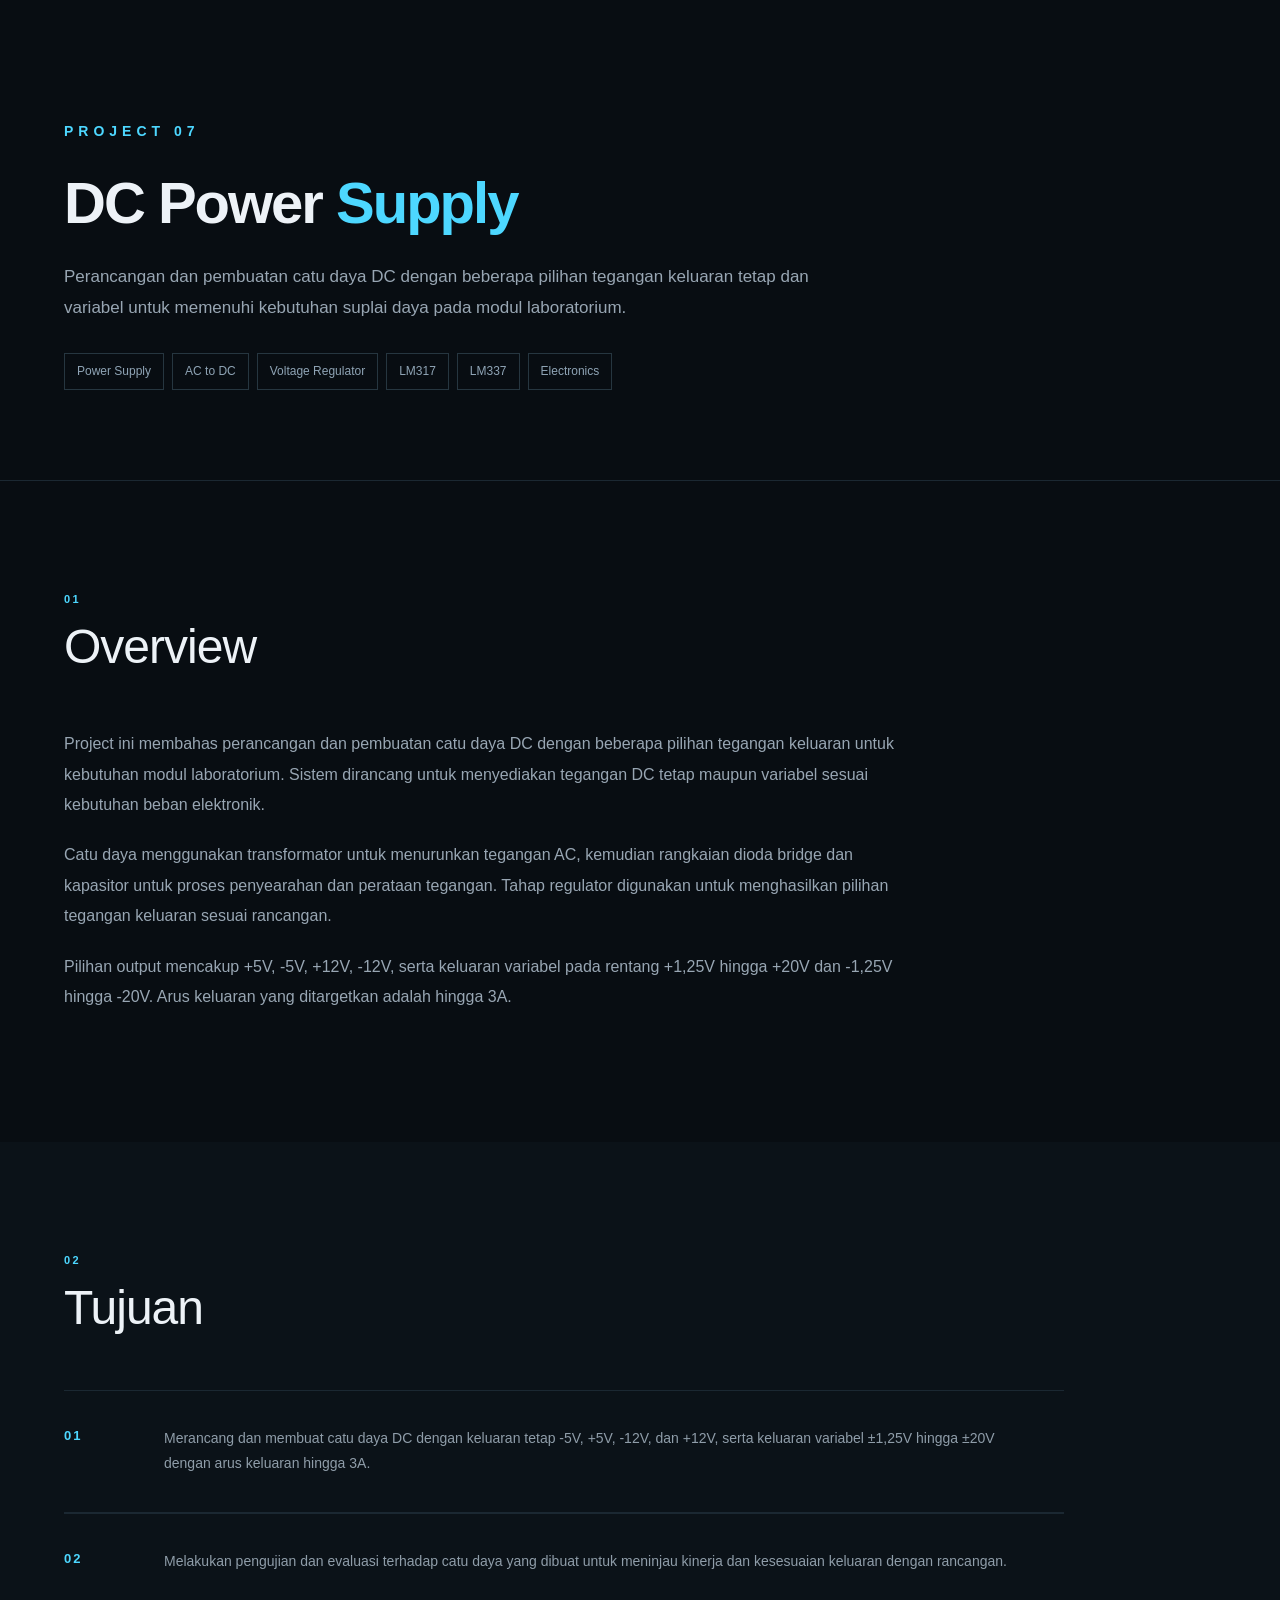
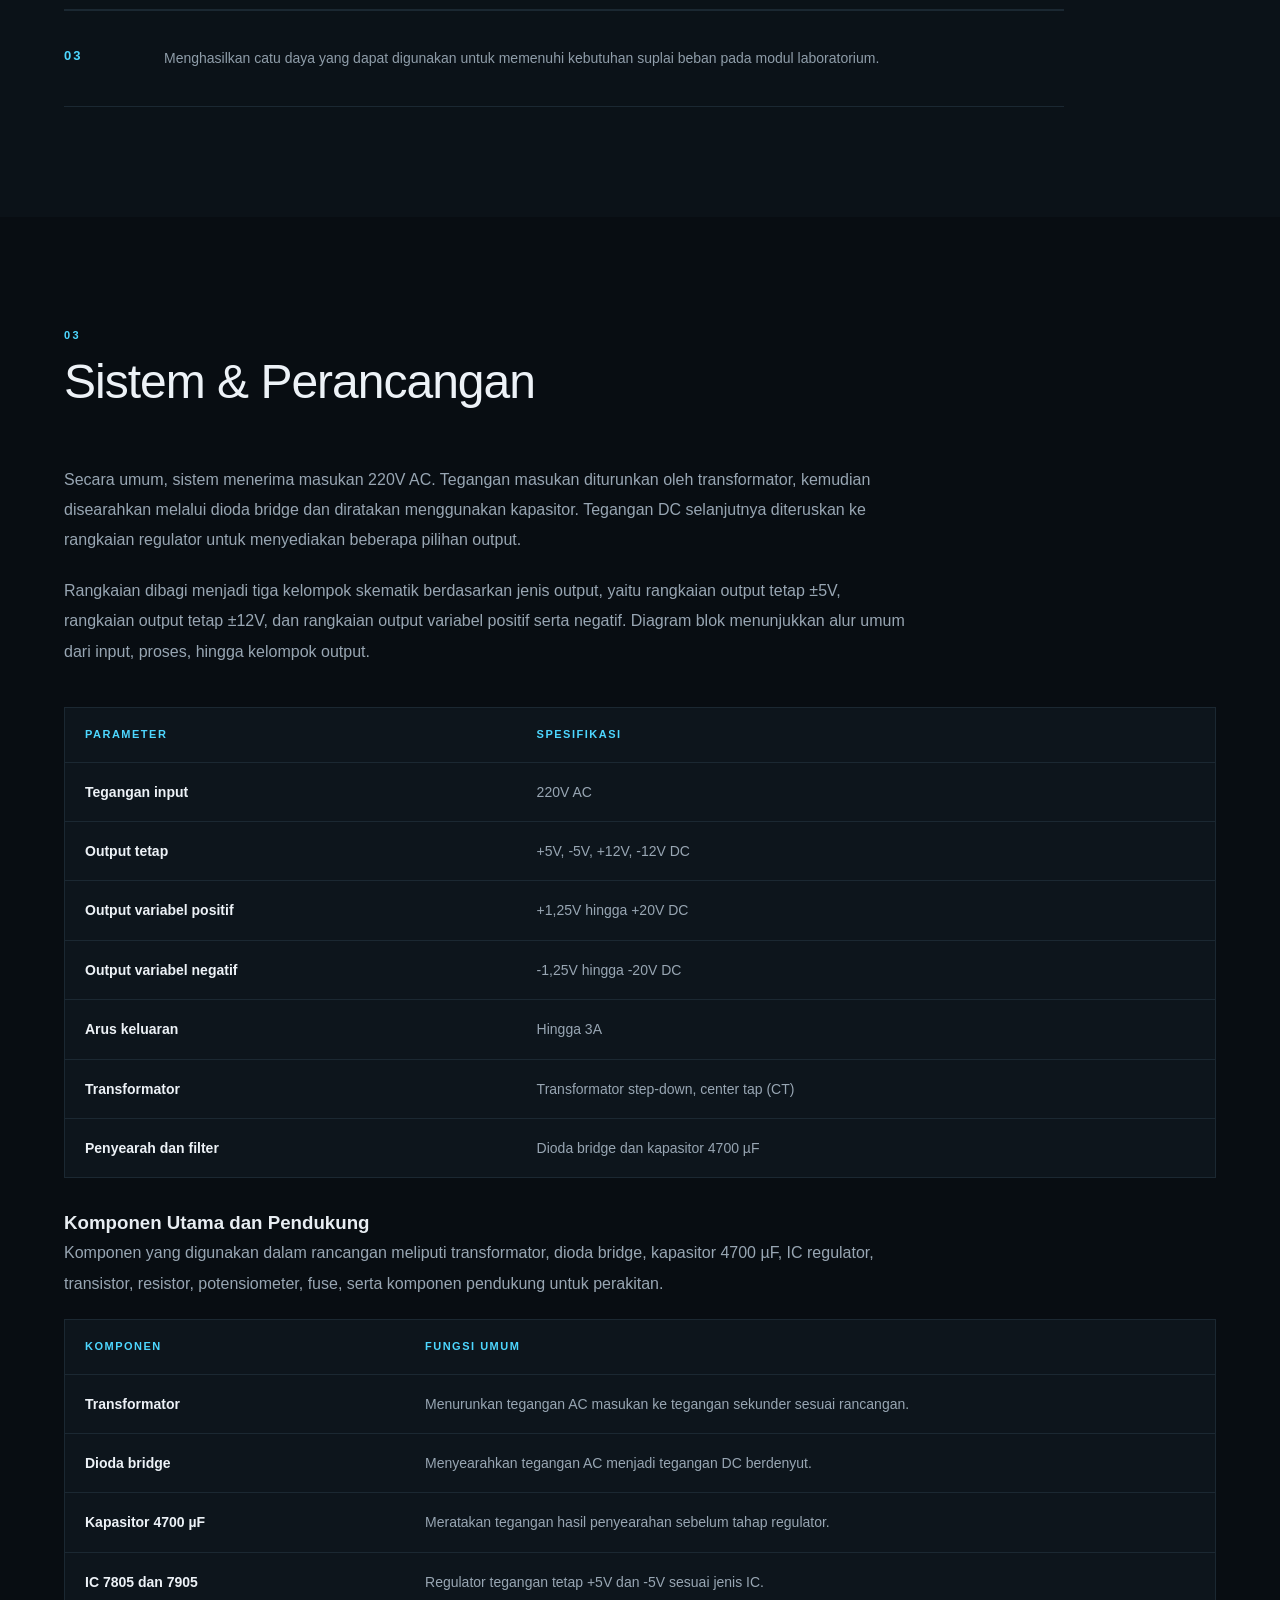
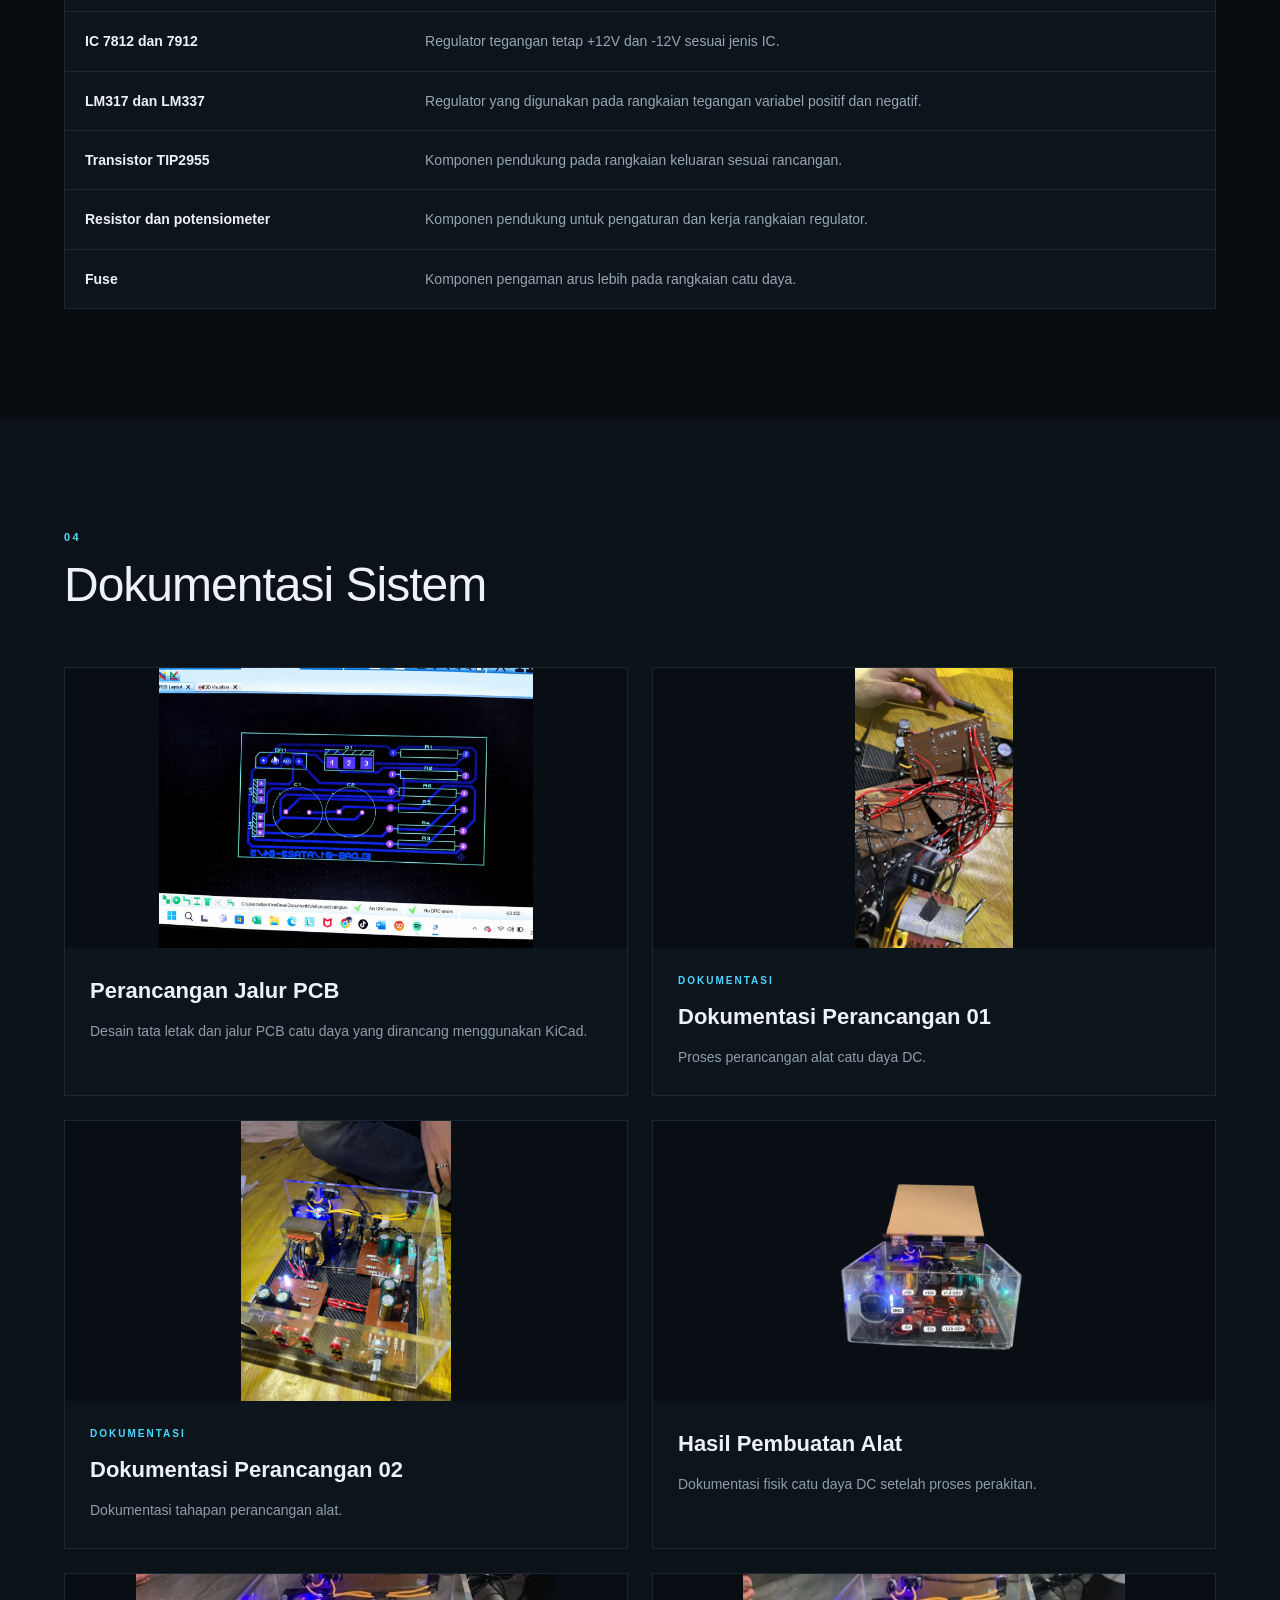
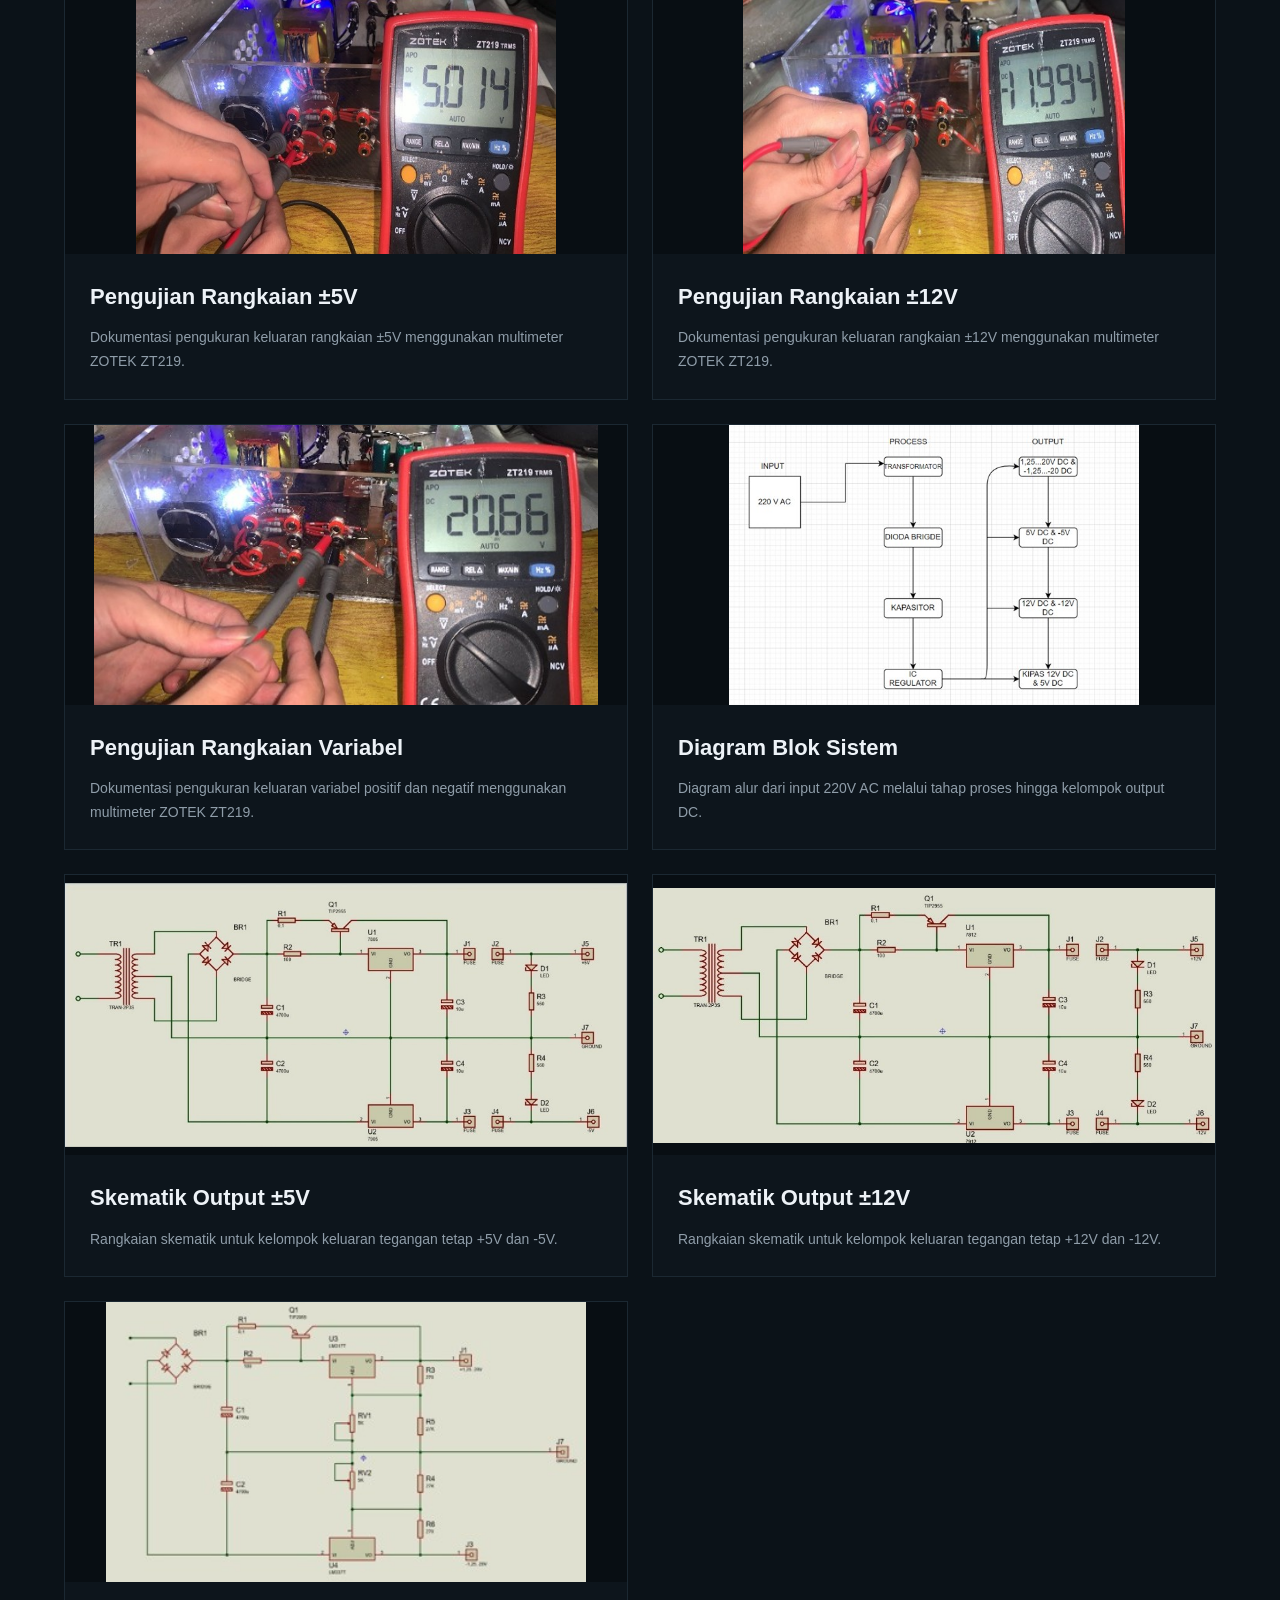
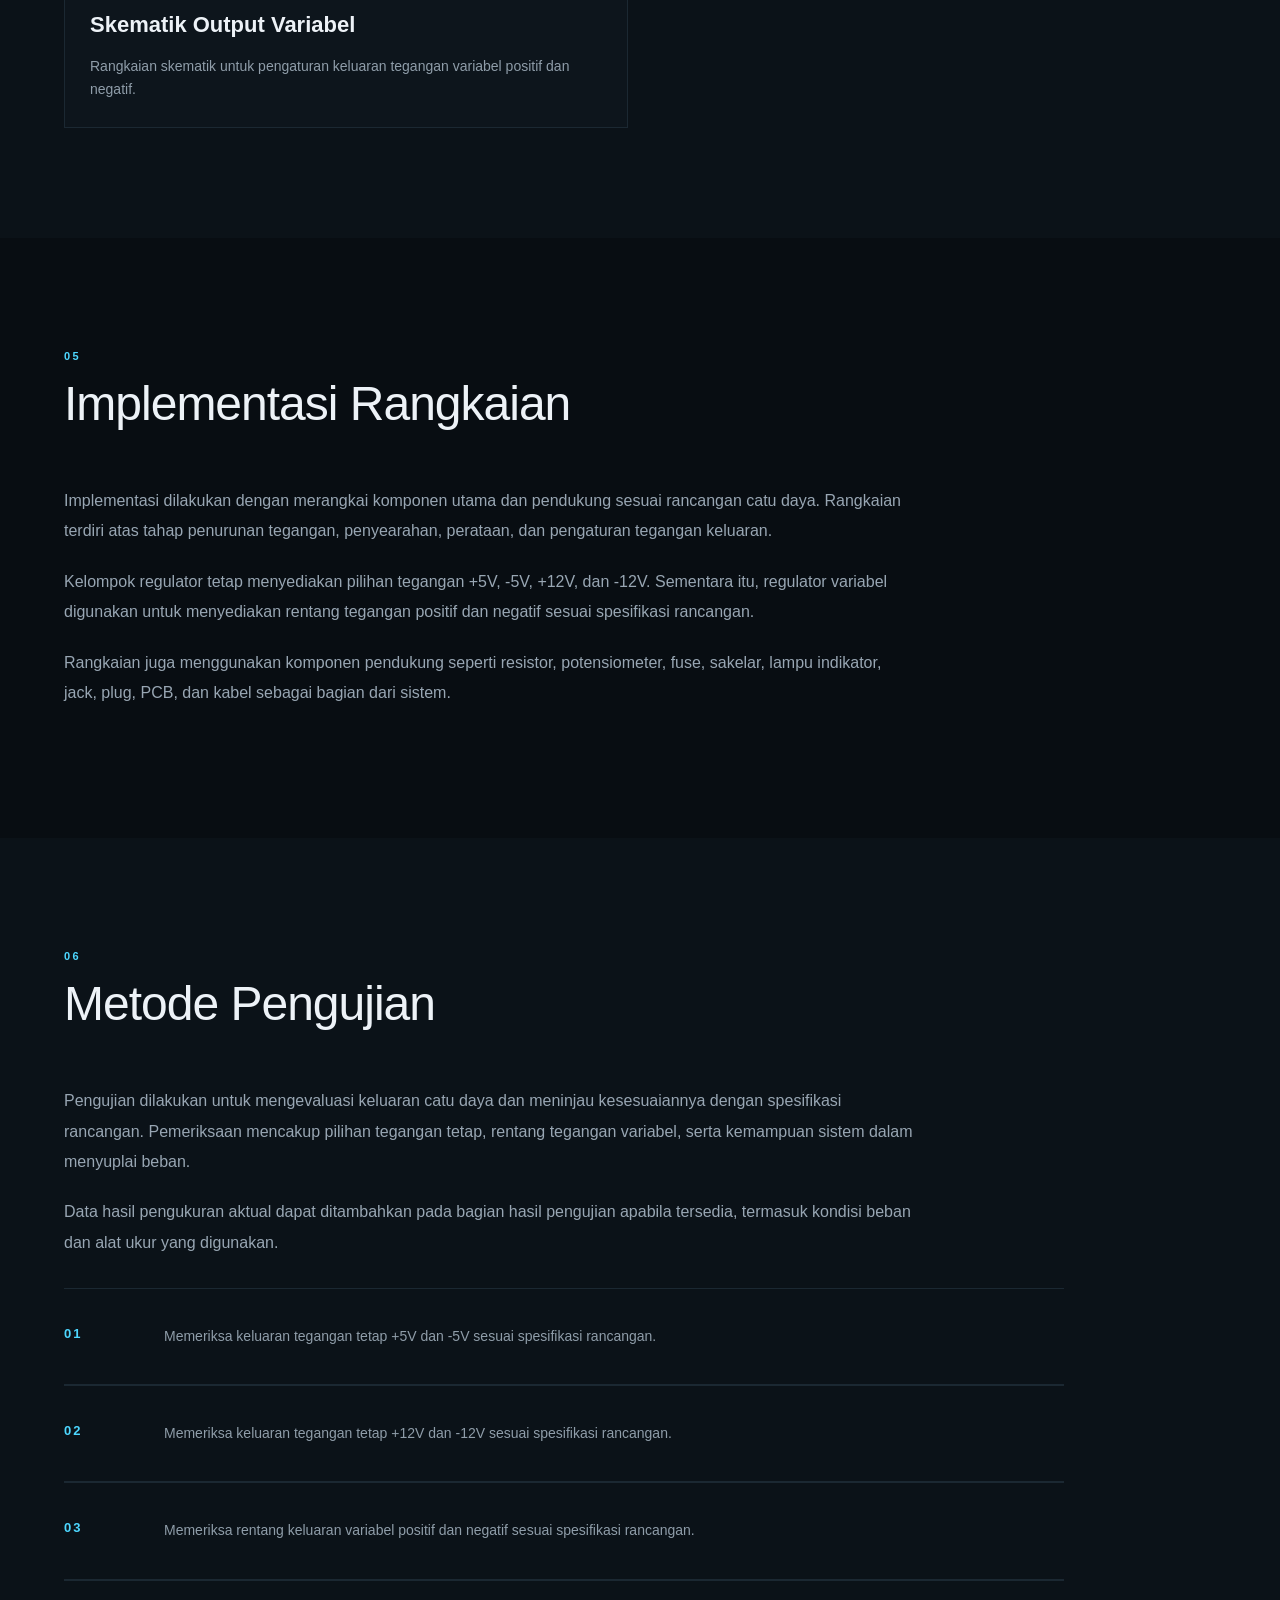
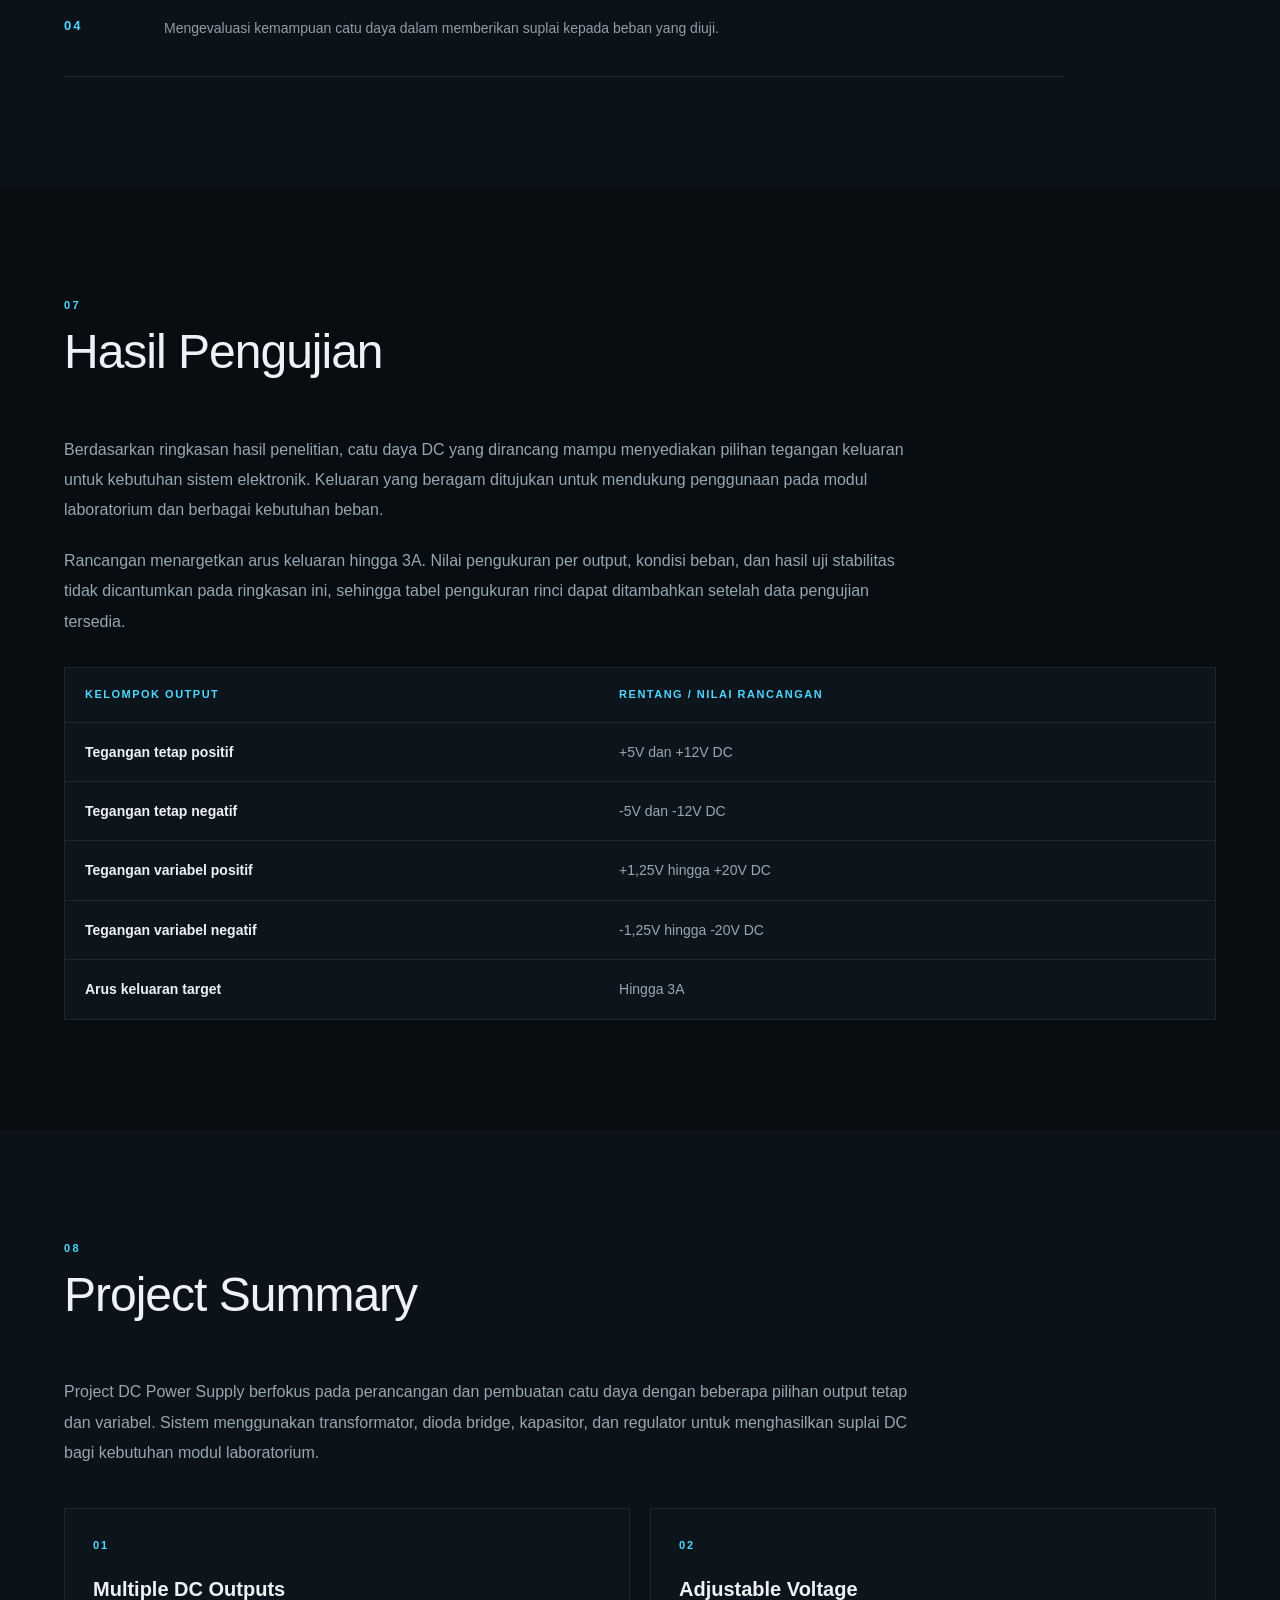
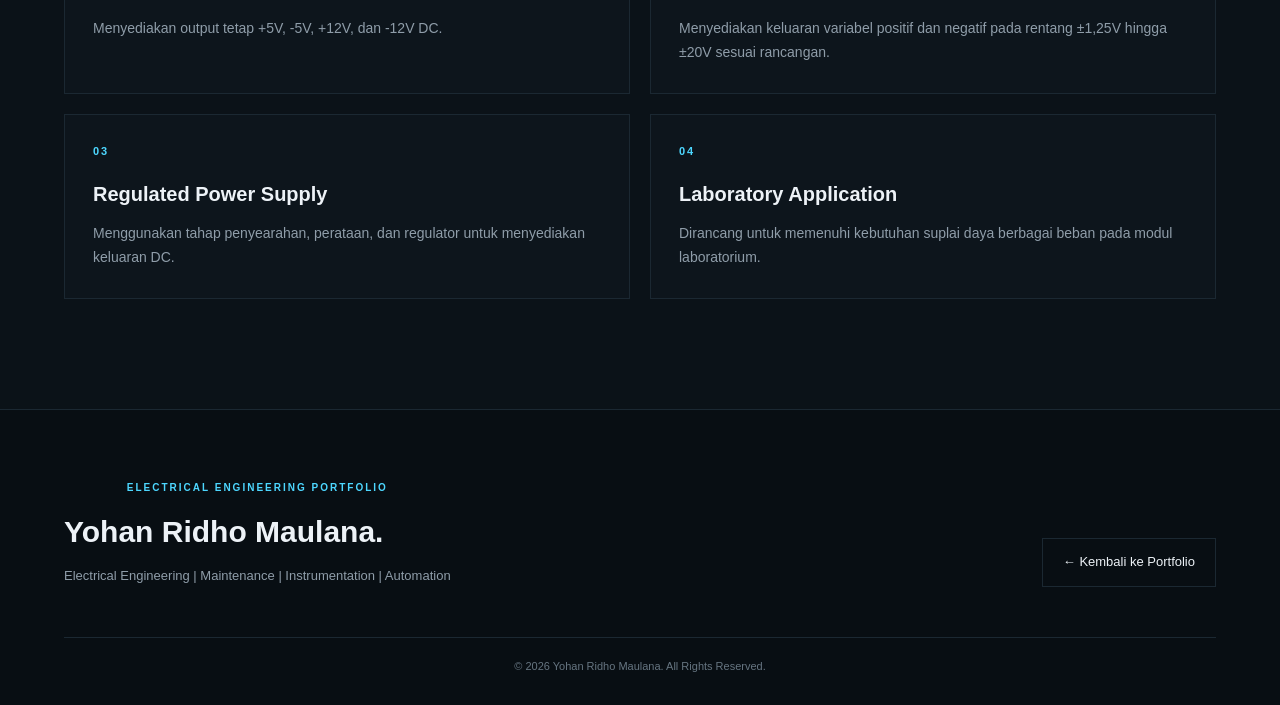
<file: project-07.html>
<!DOCTYPE html>
<html lang="id">

<head>
    <meta charset="UTF-8">
    <meta name="viewport" content="width=device-width, initial-scale=1.0">

    <title>Project 07 — DC Power Supply | Yohan Ridho Maulana</title>

    <link rel="stylesheet" href="style.css">
</head>

<body>

    <!-- PROJECT HERO -->
    <section class="project-detail-hero">
        <div class="container">

            <p class="eyebrow">PROJECT 07</p>

            <h1>
                DC Power
                <span>Supply</span>
            </h1>

            <p class="project-detail-intro">
                Perancangan dan pembuatan catu daya DC dengan beberapa
                pilihan tegangan keluaran tetap dan variabel untuk
                memenuhi kebutuhan suplai daya pada modul laboratorium.
            </p>

            <div class="project-detail-tags">
                <span>Power Supply</span>
                <span>AC to DC</span>
                <span>Voltage Regulator</span>
                <span>LM317</span>
                <span>LM337</span>
                <span>Electronics</span>
            </div>

        </div>
    </section>


    <!-- 01 OVERVIEW -->
    <section class="project-detail-section">
        <div class="container">

            <div class="section-heading">
                <p class="section-number">01</p>
                <h2>Overview</h2>
            </div>

            <div class="project-detail-content">

                <p>
                    Project ini membahas perancangan dan pembuatan catu
                    daya DC dengan beberapa pilihan tegangan keluaran
                    untuk kebutuhan modul laboratorium. Sistem dirancang
                    untuk menyediakan tegangan DC tetap maupun variabel
                    sesuai kebutuhan beban elektronik.
                </p>

                <p>
                    Catu daya menggunakan transformator untuk menurunkan
                    tegangan AC, kemudian rangkaian dioda bridge dan
                    kapasitor untuk proses penyearahan dan perataan
                    tegangan. Tahap regulator digunakan untuk menghasilkan
                    pilihan tegangan keluaran sesuai rancangan.
                </p>

                <p>
                    Pilihan output mencakup +5V, -5V, +12V, -12V, serta
                    keluaran variabel pada rentang +1,25V hingga +20V
                    dan -1,25V hingga -20V. Arus keluaran yang ditargetkan
                    adalah hingga 3A.
                </p>

            </div>

        </div>
    </section>


    <!-- 02 TUJUAN -->
    <section class="project-detail-section project-detail-dark">
        <div class="container">

            <div class="section-heading">
                <p class="section-number">02</p>
                <h2>Tujuan</h2>
            </div>

            <div class="detail-list">

                <div class="detail-item">
                    <span>01</span>
                    <p>
                        Merancang dan membuat catu daya DC dengan
                        keluaran tetap -5V, +5V, -12V, dan +12V,
                        serta keluaran variabel ±1,25V hingga ±20V
                        dengan arus keluaran hingga 3A.
                    </p>
                </div>

                <div class="detail-item">
                    <span>02</span>
                    <p>
                        Melakukan pengujian dan evaluasi terhadap
                        catu daya yang dibuat untuk meninjau kinerja
                        dan kesesuaian keluaran dengan rancangan.
                    </p>
                </div>

                <div class="detail-item">
                    <span>03</span>
                    <p>
                        Menghasilkan catu daya yang dapat digunakan
                        untuk memenuhi kebutuhan suplai beban pada
                        modul laboratorium.
                    </p>
                </div>

            </div>

        </div>
    </section>


    <!-- 03 SISTEM & PERANCANGAN -->
    <section class="project-detail-section">
        <div class="container">

            <div class="section-heading">
                <p class="section-number">03</p>
                <h2>Sistem & Perancangan</h2>
            </div>

            <div class="project-detail-content">

                <p>
                    Secara umum, sistem menerima masukan 220V AC.
                    Tegangan masukan diturunkan oleh transformator,
                    kemudian disearahkan melalui dioda bridge dan
                    diratakan menggunakan kapasitor. Tegangan DC
                    selanjutnya diteruskan ke rangkaian regulator
                    untuk menyediakan beberapa pilihan output.
                </p>

                <p>
                    Rangkaian dibagi menjadi tiga kelompok skematik
                    berdasarkan jenis output, yaitu rangkaian output
                    tetap ±5V, rangkaian output tetap ±12V, dan
                    rangkaian output variabel positif serta negatif.
                    Diagram blok menunjukkan alur umum dari input,
                    proses, hingga kelompok output.
                </p>

            </div>

            <div class="parameter-table-wrapper" style="margin-top: 40px;">
                <table class="parameter-table">

                    <thead>
                        <tr>
                            <th>Parameter</th>
                            <th>Spesifikasi</th>
                        </tr>
                    </thead>

                    <tbody>
                        <tr>
                            <td>Tegangan input</td>
                            <td>220V AC</td>
                        </tr>

                        <tr>
                            <td>Output tetap</td>
                            <td>+5V, -5V, +12V, -12V DC</td>
                        </tr>

                        <tr>
                            <td>Output variabel positif</td>
                            <td>+1,25V hingga +20V DC</td>
                        </tr>

                        <tr>
                            <td>Output variabel negatif</td>
                            <td>-1,25V hingga -20V DC</td>
                        </tr>

                        <tr>
                            <td>Arus keluaran</td>
                            <td>Hingga 3A</td>
                        </tr>

                        <tr>
                            <td>Transformator</td>
                            <td>Transformator step-down, center tap (CT)</td>
                        </tr>

                        <tr>
                            <td>Penyearah dan filter</td>
                            <td>Dioda bridge dan kapasitor 4700 µF</td>
                        </tr>

                    </tbody>

                </table>
            </div>

            <div class="project-detail-content" style="margin-top: 30px;">
                <h3>Komponen Utama dan Pendukung</h3>

                <p>
                    Komponen yang digunakan dalam rancangan meliputi
                    transformator, dioda bridge, kapasitor 4700 µF,
                    IC regulator, transistor, resistor, potensiometer,
                    fuse, serta komponen pendukung untuk perakitan.
                </p>
            </div>

            <div class="parameter-table-wrapper" style="margin-top: 20px;">
                <table class="parameter-table">

                    <thead>
                        <tr>
                            <th>Komponen</th>
                            <th>Fungsi Umum</th>
                        </tr>
                    </thead>

                    <tbody>
                        <tr>
                            <td>Transformator</td>
                            <td>
                                Menurunkan tegangan AC masukan ke
                                tegangan sekunder sesuai rancangan.
                            </td>
                        </tr>

                        <tr>
                            <td>Dioda bridge</td>
                            <td>
                                Menyearahkan tegangan AC menjadi
                                tegangan DC berdenyut.
                            </td>
                        </tr>

                        <tr>
                            <td>Kapasitor 4700 µF</td>
                            <td>
                                Meratakan tegangan hasil penyearahan
                                sebelum tahap regulator.
                            </td>
                        </tr>

                        <tr>
                            <td>IC 7805 dan 7905</td>
                            <td>
                                Regulator tegangan tetap +5V dan -5V
                                sesuai jenis IC.
                            </td>
                        </tr>

                        <tr>
                            <td>IC 7812 dan 7912</td>
                            <td>
                                Regulator tegangan tetap +12V dan -12V
                                sesuai jenis IC.
                            </td>
                        </tr>

                        <tr>
                            <td>LM317 dan LM337</td>
                            <td>
                                Regulator yang digunakan pada
                                rangkaian tegangan variabel positif
                                dan negatif.
                            </td>
                        </tr>

                        <tr>
                            <td>Transistor TIP2955</td>
                            <td>
                                Komponen pendukung pada rangkaian
                                keluaran sesuai rancangan.
                            </td>
                        </tr>

                        <tr>
                            <td>Resistor dan potensiometer</td>
                            <td>
                                Komponen pendukung untuk pengaturan
                                dan kerja rangkaian regulator.
                            </td>
                        </tr>

                        <tr>
                            <td>Fuse</td>
                            <td>
                                Komponen pengaman arus lebih pada
                                rangkaian catu daya.
                            </td>
                        </tr>

                    </tbody>

                </table>
            </div>

        </div>
    </section>


    <!-- 04 DOKUMENTASI SISTEM -->
    <section class="project-detail-section project-detail-dark">
        <div class="container">

            <div class="section-heading">
                <p class="section-number">04</p>
                <h2>Dokumentasi Sistem</h2>
            </div>

            <div class="documentation-grid">
<!-- DESAIN JALUR PCB KICAD -->
<div class="documentation-card">
    <div class="documentation-image">
        <img
            src="images/project07/pcb-layout-kicad.jpeg"
            alt="Perancangan jalur PCB catu daya menggunakan KiCad"
        >
    </div>

    <div class="documentation-info">
        <h3>Perancangan Jalur PCB</h3>
        <p>
            Desain tata letak dan jalur PCB catu daya yang
            dirancang menggunakan KiCad.
        </p>
    </div>
</div>

<!-- DOKUMENTASI PERANCANGAN -->
<div class="documentation-card">
    <div class="documentation-image">
        <img
            src="images/project07/dokumentasi-perancangan-1.jpeg"
            alt="Dokumentasi Perancangan 01"
        >
    </div>
    <div class="documentation-info">
        <span>DOKUMENTASI</span>
        <h3>Dokumentasi Perancangan 01</h3>
        <p>Proses perancangan alat catu daya DC.</p>
    </div>
</div>

<div class="documentation-card">
    <div class="documentation-image">
        <img
            src="images/project07/dokumentasi-perancangan-2.jpeg"
            alt="Dokumentasi Perancangan 02"
        >
    </div>
    <div class="documentation-info">
        <span>DOKUMENTASI</span>
        <h3>Dokumentasi Perancangan 02</h3>
        <p>Dokumentasi tahapan perancangan alat.</p>
    </div>
</div>

<!-- FOTO ALAT -->
<div class="documentation-card">
    <div class="documentation-image">
        <img
            src="images/project07/alat-catu-daya.png"
            alt="Foto alat catu daya DC yang telah dibuat"
        >
    </div>

    <div class="documentation-info">
        <h3>Hasil Pembuatan Alat</h3>
        <p>
            Dokumentasi fisik catu daya DC setelah proses
            perakitan.
        </p>
    </div>
</div>

<!-- PENGUJIAN RANGKAIAN 1 -->
<div class="documentation-card">
    <div class="documentation-image">
        <img
            src="images/project07/uji-rangkaian-5v.jpg"
            alt="Pengujian output rangkaian catu daya dengan multimeter ZOTEK ZT219"
        >
    </div>

    <div class="documentation-info">
        <h3>Pengujian Rangkaian ±5V</h3>
        <p>
            Dokumentasi pengukuran keluaran rangkaian ±5V
            menggunakan multimeter ZOTEK ZT219.
        </p>
    </div>
</div>

<!-- PENGUJIAN RANGKAIAN 2 -->
<div class="documentation-card">
    <div class="documentation-image">
        <img
            src="images/project07/uji-rangkaian-12v.jpg"
            alt="Pengujian output rangkaian catu daya dengan multimeter ZOTEK ZT219"
        >
    </div>

    <div class="documentation-info">
        <h3>Pengujian Rangkaian ±12V</h3>
        <p>
            Dokumentasi pengukuran keluaran rangkaian ±12V
            menggunakan multimeter ZOTEK ZT219.
        </p>
    </div>
</div>

<!-- PENGUJIAN RANGKAIAN 3 -->
<div class="documentation-card">
    <div class="documentation-image">
        <img
            src="images/project07/uji-rangkaian-variabel.jpg"
            alt="Pengujian output variabel catu daya dengan multimeter ZOTEK ZT219"
        >
    </div>

    <div class="documentation-info">
        <h3>Pengujian Rangkaian Variabel</h3>
        <p>
            Dokumentasi pengukuran keluaran variabel positif
            dan negatif menggunakan multimeter ZOTEK ZT219.
        </p>
    </div>
</div>
                <!-- DIAGRAM BLOK -->
                <div class="documentation-card">
                    <div class="documentation-image">
                        <img
                            src="images/project07/diagram-blok-catu-daya.jpg"
                            alt="Diagram blok sistem catu daya DC"
                        >
                    </div>

                    <div class="documentation-info">
                        <h3>Diagram Blok Sistem</h3>
                        <p>
                            Diagram alur dari input 220V AC melalui
                            tahap proses hingga kelompok output DC.
                        </p>
                    </div>
                </div>

                <!-- SKEMATIK 1 -->
                <div class="documentation-card">
                    <div class="documentation-image">
                        <img
                            src="images/project07/skematik-output-5v.jpg"
                            alt="Skematik rangkaian output tetap plus dan minus 5 volt"
                        >
                    </div>

                    <div class="documentation-info">
                        <h3>Skematik Output ±5V</h3>
                        <p>
                            Rangkaian skematik untuk kelompok keluaran
                            tegangan tetap +5V dan -5V.
                        </p>
                    </div>
                </div>

                <!-- SKEMATIK 2 -->
                <div class="documentation-card">
                    <div class="documentation-image">
                        <img
                            src="images/project07/skematik-output-12v.jpg"
                            alt="Skematik rangkaian output tetap plus dan minus 12 volt"
                        >
                    </div>

                    <div class="documentation-info">
                        <h3>Skematik Output ±12V</h3>
                        <p>
                            Rangkaian skematik untuk kelompok keluaran
                            tegangan tetap +12V dan -12V.
                        </p>
                    </div>
                </div>

                <!-- SKEMATIK 3 -->
                <div class="documentation-card">
                    <div class="documentation-image">
                        <img
                            src="images/project07/skematik-output-variabel.jpg"
                            alt="Skematik rangkaian output tegangan variabel positif dan negatif"
                        >
                    </div>

                    <div class="documentation-info">
                        <h3>Skematik Output Variabel</h3>
                        <p>
                            Rangkaian skematik untuk pengaturan
                            keluaran tegangan variabel positif
                            dan negatif.
                        </p>
                    </div>
                </div>

            </div>

        </div>
    </section>


    <!-- 05 IMPLEMENTASI -->
    <section class="project-detail-section">
        <div class="container">

            <div class="section-heading">
                <p class="section-number">05</p>
                <h2>Implementasi Rangkaian</h2>
            </div>

            <div class="project-detail-content">

                <p>
                    Implementasi dilakukan dengan merangkai komponen
                    utama dan pendukung sesuai rancangan catu daya.
                    Rangkaian terdiri atas tahap penurunan tegangan,
                    penyearahan, perataan, dan pengaturan tegangan
                    keluaran.
                </p>

                <p>
                    Kelompok regulator tetap menyediakan pilihan
                    tegangan +5V, -5V, +12V, dan -12V. Sementara itu,
                    regulator variabel digunakan untuk menyediakan
                    rentang tegangan positif dan negatif sesuai
                    spesifikasi rancangan.
                </p>

                <p>
                    Rangkaian juga menggunakan komponen pendukung
                    seperti resistor, potensiometer, fuse, sakelar,
                    lampu indikator, jack, plug, PCB, dan kabel
                    sebagai bagian dari sistem.
                </p>

            </div>

        </div>
    </section>


    <!-- 06 METODE PENGUJIAN -->
    <section class="project-detail-section project-detail-dark">
        <div class="container">

            <div class="section-heading">
                <p class="section-number">06</p>
                <h2>Metode Pengujian</h2>
            </div>

            <div class="project-detail-content">

                <p>
                    Pengujian dilakukan untuk mengevaluasi keluaran
                    catu daya dan meninjau kesesuaiannya dengan
                    spesifikasi rancangan. Pemeriksaan mencakup
                    pilihan tegangan tetap, rentang tegangan variabel,
                    serta kemampuan sistem dalam menyuplai beban.
                </p>

                <p>
                    Data hasil pengukuran aktual dapat ditambahkan
                    pada bagian hasil pengujian apabila tersedia,
                    termasuk kondisi beban dan alat ukur yang digunakan.
                </p>

            </div>

            <div class="detail-list" style="margin-top: 30px;">

                <div class="detail-item">
                    <span>01</span>
                    <p>
                        Memeriksa keluaran tegangan tetap +5V dan -5V
                        sesuai spesifikasi rancangan.
                    </p>
                </div>

                <div class="detail-item">
                    <span>02</span>
                    <p>
                        Memeriksa keluaran tegangan tetap +12V dan -12V
                        sesuai spesifikasi rancangan.
                    </p>
                </div>

                <div class="detail-item">
                    <span>03</span>
                    <p>
                        Memeriksa rentang keluaran variabel positif
                        dan negatif sesuai spesifikasi rancangan.
                    </p>
                </div>

                <div class="detail-item">
                    <span>04</span>
                    <p>
                        Mengevaluasi kemampuan catu daya dalam
                        memberikan suplai kepada beban yang diuji.
                    </p>
                </div>

            </div>

        </div>
    </section>


    <!-- 07 HASIL PENGUJIAN -->
    <section class="project-detail-section">
        <div class="container">

            <div class="section-heading">
                <p class="section-number">07</p>
                <h2>Hasil Pengujian</h2>
            </div>

            <div class="project-detail-content">

                <p>
                    Berdasarkan ringkasan hasil penelitian, catu daya
                    DC yang dirancang mampu menyediakan pilihan
                    tegangan keluaran untuk kebutuhan sistem elektronik.
                    Keluaran yang beragam ditujukan untuk mendukung
                    penggunaan pada modul laboratorium dan berbagai
                    kebutuhan beban.
                </p>

                <p>
                    Rancangan menargetkan arus keluaran hingga 3A.
                    Nilai pengukuran per output, kondisi beban, dan
                    hasil uji stabilitas tidak dicantumkan pada
                    ringkasan ini, sehingga tabel pengukuran rinci
                    dapat ditambahkan setelah data pengujian tersedia.
                </p>

            </div>

            <div class="parameter-table-wrapper" style="margin-top: 30px;">
                <table class="parameter-table">

                    <thead>
                        <tr>
                            <th>Kelompok Output</th>
                            <th>Rentang / Nilai Rancangan</th>
                        </tr>
                    </thead>

                    <tbody>
                        <tr>
                            <td>Tegangan tetap positif</td>
                            <td>+5V dan +12V DC</td>
                        </tr>

                        <tr>
                            <td>Tegangan tetap negatif</td>
                            <td>-5V dan -12V DC</td>
                        </tr>

                        <tr>
                            <td>Tegangan variabel positif</td>
                            <td>+1,25V hingga +20V DC</td>
                        </tr>

                        <tr>
                            <td>Tegangan variabel negatif</td>
                            <td>-1,25V hingga -20V DC</td>
                        </tr>

                        <tr>
                            <td>Arus keluaran target</td>
                            <td>Hingga 3A</td>
                        </tr>
                    </tbody>

                </table>
            </div>

        </div>
    </section>


    <!-- 08 PROJECT SUMMARY -->
    <section class="project-detail-section project-detail-dark">
        <div class="container">

            <div class="section-heading">
                <p class="section-number">08</p>
                <h2>Project Summary</h2>
            </div>

            <div class="project-detail-content">

                <p>
                    Project DC Power Supply berfokus pada perancangan
                    dan pembuatan catu daya dengan beberapa pilihan
                    output tetap dan variabel. Sistem menggunakan
                    transformator, dioda bridge, kapasitor, dan
                    regulator untuk menghasilkan suplai DC bagi
                    kebutuhan modul laboratorium.
                </p>

            </div>

            <div class="summary-points">

                <div class="summary-point">
                    <span>01</span>
                    <div>
                        <h3>Multiple DC Outputs</h3>
                        <p>
                            Menyediakan output tetap +5V, -5V,
                            +12V, dan -12V DC.
                        </p>
                    </div>
                </div>

                <div class="summary-point">
                    <span>02</span>
                    <div>
                        <h3>Adjustable Voltage</h3>
                        <p>
                            Menyediakan keluaran variabel positif
                            dan negatif pada rentang ±1,25V hingga
                            ±20V sesuai rancangan.
                        </p>
                    </div>
                </div>

                <div class="summary-point">
                    <span>03</span>
                    <div>
                        <h3>Regulated Power Supply</h3>
                        <p>
                            Menggunakan tahap penyearahan,
                            perataan, dan regulator untuk
                            menyediakan keluaran DC.
                        </p>
                    </div>
                </div>

                <div class="summary-point">
                    <span>04</span>
                    <div>
                        <h3>Laboratory Application</h3>
                        <p>
                            Dirancang untuk memenuhi kebutuhan
                            suplai daya berbagai beban pada
                            modul laboratorium.
                        </p>
                    </div>
                </div>

            </div>

        </div>
    </section>


    <!-- FOOTER -->
    <footer class="project-footer">
        <div class="container">

            <div class="project-footer-content">

                <div>
                    <p class="project-footer-label">
                        ELECTRICAL ENGINEERING PORTFOLIO
                    </p>

                    <h2>
                        Yohan Ridho Maulana.
                    </h2>

                    <p>
                        Electrical Engineering | Maintenance |
                        Instrumentation | Automation
                    </p>
                </div>

                <a href="index.html" class="project-back">
                    ← Kembali ke Portfolio
                </a>

            </div>

            <div class="project-footer-bottom">
                <p>
                    © 2026 Yohan Ridho Maulana. All Rights Reserved.
                </p>
            </div>

        </div>
    </footer>

</body>
</html>
</file>
<file: style.css>
/* =====================================================
   PORTOFOLIO STYLE.CSS — dirapikan + hero visual didesain ulang
===================================================== */


/* =====================================================
   RESET
===================================================== */

* {
    margin: 0;
    padding: 0;
    box-sizing: border-box;
}

html {
    scroll-behavior: smooth;
}

body {
    font-family: Arial, Helvetica, sans-serif;
    background: #080d12;
    color: #e8edf2;
    line-height: 1.6;
}

a {
    color: inherit;
    text-decoration: none;
}

.container {
    width: 90%;
    max-width: 1200px;
    margin: auto;
}

/* =====================================================
   NAVBAR
===================================================== */

.navbar {
    position: sticky;
    top: 0;
    z-index: 1000;
    background: rgba(8, 13, 18, 0.92);
    border-bottom: 1px solid rgba(255, 255, 255, 0.08);
    backdrop-filter: blur(12px);
}

.nav-container {
    height: 86px;
    display: flex;
    align-items: center;
    justify-content: space-between;
}

.logo {
    font-size: 25px;
    font-weight: 800;
    letter-spacing: 2px;
}

.logo span {
    color: #4dd7ff;
}

nav {
    display: flex;
    align-items: center;
    justify-content: flex-end;
    gap: 28px;
    flex-wrap: wrap;
}

nav a {
    color: #aeb9c5;
    font-size: 14px;
    white-space: nowrap;
    transition: 0.3s;
}

nav a:hover {
    color: #4dd7ff;
}

/* =====================================================
   HERO
===================================================== */

.hero {
    min-height: calc(100vh - 86px);
    display: flex;
    align-items: center;
    position: relative;
    overflow: hidden;
    background:
    radial-gradient(
    circle at 75% 45%,
    rgba(39, 170, 210, 0.12),
    transparent 30%
    ),
    linear-gradient(
    135deg,
    #080d12 0%,
    #0b141b 55%,
    #071016 100%
    );
}

/* subtle engineering grid */

.hero::before {
    content: "";
    position: absolute;
    inset: 0;
    background-image:
    linear-gradient(
    rgba(255, 255, 255, 0.025) 1px,
    transparent 1px
    ),
    linear-gradient(
    90deg,
    rgba(255, 255, 255, 0.025) 1px,
    transparent 1px
    );
    background-size: 50px 50px;
    mask-image: linear-gradient(
    to right,
    black,
    transparent 80%
    );
    pointer-events: none;
}

.hero-content {
    position: relative;
    z-index: 2;
    display: grid;
    grid-template-columns: 1.2fr 0.8fr;
    align-items: center;
    gap: 70px;
}

.hero-text {
    text-align: left;
}

/* small title */

.eyebrow {
    color: #4dd7ff;
    font-size: 14px;
    font-weight: 700;
    letter-spacing: 5px;
    margin-bottom: 28px;
}

/* main name */

.hero h1 {
    font-size: clamp(64px, 7vw, 100px);
    line-height: 0.92;
    font-weight: 800;
    letter-spacing: -4px;
    color: #edf2f7;
    margin-bottom: 35px;
}

.hero h1 span {
    color: #4dd7ff;
}

/* professional title */

.hero h2 {
    font-size: 21px;
    font-weight: 400;
    color: #d7e0e8;
    margin-bottom: 28px;
}

.hero h2 span {
    color: #4dd7ff;
    margin: 0 5px;
}

/* description */

.hero-description {
    max-width: 690px;
    font-size: 17px;
    line-height: 1.8;
    color: #91a0ae;
    margin-bottom: 35px;
}

/* =====================================================
   HERO VISUAL — ELECTRONIC / PCB BACKGROUND
===================================================== */

.hero-visual {

    position: relative;

    width: 100%;
    height: 560px;

    display: flex;
    align-items: center;
    justify-content: center;

    overflow: hidden;
}


/* =====================================================
   ELECTRONIC BACKGROUND
===================================================== */

.electronic-bg {

    position: absolute;

    inset: 0;

    z-index: 1;

    pointer-events: none;

    display: flex;

    align-items: center;
    justify-content: center;
}


/* =====================================================
   CENTRAL ELECTRONIC GLOW
===================================================== */

.electronic-glow {

    position: absolute;

    width: 430px;
    height: 430px;

    border-radius: 50%;

    background:
        radial-gradient(
            circle,
            rgba(77, 215, 255, 0.14),
            rgba(77, 215, 255, 0.05) 40%,
            transparent 72%
        );

    filter: blur(8px);

    z-index: 0;
}


/* =====================================================
   PCB FRAME
===================================================== */

.pcb-frame {

    position: absolute;

    border: 1px solid rgba(77, 215, 255, 0.18);

    transform: rotate(45deg);

}


/* FRAME LUAR */

.frame-outer {

    width: 390px;
    height: 390px;

    opacity: 0.7;
}


/* FRAME DALAM */

.frame-inner {

    width: 275px;
    height: 275px;

    border-color: rgba(77, 215, 255, 0.28);

    opacity: 0.8;
}


/* =====================================================
   PCB CIRCUIT TRACE
===================================================== */

.pcb-trace {

    position: absolute;

    height: 2px;

    background: #4dd7ff;

    opacity: 0.65;

    box-shadow:
        0 0 6px rgba(77, 215, 255, 0.7),
        0 0 14px rgba(77, 215, 255, 0.25);

}


/* TRACE 1 — KIRI ATAS */

.trace-1 {

    width: 105px;

    top: 105px;
    left: 95px;

    transform: rotate(25deg);

}


/* TRACE 2 — KANAN ATAS */

.trace-2 {

    width: 125px;

    top: 125px;
    right: 65px;

    transform: rotate(-28deg);

}


/* TRACE 3 — KIRI BAWAH */

.trace-3 {

    width: 115px;

    bottom: 105px;
    left: 75px;

    transform: rotate(-25deg);

}


/* TRACE 4 — KANAN BAWAH */

.trace-4 {

    width: 105px;

    bottom: 95px;
    right: 75px;

    transform: rotate(28deg);

}


/* =====================================================
   PCB CONNECTION NODES
===================================================== */

.pcb-node {

    position: absolute;

    width: 7px;
    height: 7px;

    border-radius: 50%;

    background: #4dd7ff;

    box-shadow:
        0 0 7px #4dd7ff,
        0 0 18px rgba(77, 215, 255, 0.7);

}


/* NODE 1 */

.pcb-node-1 {

    top: 95px;
    left: 90px;

}


/* NODE 2 */

.pcb-node-2 {

    top: 118px;
    right: 58px;

}


/* NODE 3 */

.pcb-node-3 {

    bottom: 98px;
    left: 70px;

}


/* NODE 4 */

.pcb-node-4 {

    bottom: 88px;
    right: 68px;

}


/* =====================================================
   ELECTRONIC COMPONENT — RESISTOR
===================================================== */

.component {

    position: absolute;

    display: flex;

    align-items: center;

}


/* resistor body */

.resistor {

    width: 55px;
    height: 18px;

    top: 165px;
    right: 55px;

    transform: rotate(-25deg);

}


/* resistor body */

.resistor span:nth-child(2) {

    width: 28px;
    height: 12px;

    border: 1px solid #4dd7ff;

    background: rgba(77, 215, 255, 0.04);

}


/* resistor connection */

.resistor::before,
.resistor::after {

    content: "";

    width: 14px;
    height: 1px;

    background: #4dd7ff;

    box-shadow: 0 0 5px rgba(77, 215, 255, 0.7);

}


/* resistor bands */

.resistor span:nth-child(1),
.resistor span:nth-child(3) {

    display: none;

}


/* =====================================================
   ELECTRONIC COMPONENT — CAPACITOR
===================================================== */

.capacitor {

    width: 45px;
    height: 30px;

    bottom: 150px;
    left: 55px;

    transform: rotate(25deg);

}


/* capacitor plates */

.capacitor span {

    width: 2px;
    height: 28px;

    background: #4dd7ff;

    box-shadow:
        0 0 6px rgba(77, 215, 255, 0.7);

}


/* capacitor connection */

.capacitor::before,
.capacitor::after {

    content: "";

    position: absolute;

    width: 18px;
    height: 1px;

    background: #4dd7ff;

}


.capacitor::before {

    left: -18px;

}


.capacitor::after {

    right: -18px;

}


/* =====================================================
   SUBTLE PCB DOTS
===================================================== */

.electronic-bg::after {

    content: "";

    position: absolute;

    width: 330px;
    height: 330px;

    background-image:
        radial-gradient(
            rgba(77, 215, 255, 0.35) 1px,
            transparent 1px
        );

    background-size: 24px 24px;

    opacity: 0.18;

    -webkit-mask-image:
        radial-gradient(
            circle,
            black 20%,
            transparent 70%
        );

    mask-image:
        radial-gradient(
            circle,
            black 20%,
            transparent 70%
        );

}

/* =====================================================
   PROFILE FRAME
===================================================== */

.profile-frame {
    position: relative;
    z-index: 5;
    width: 380px;
    padding: 18px;
    background: linear-gradient(180deg, rgba(13, 21, 28, 0.55), rgba(13, 21, 28, 0.15));
    border: 1px solid rgba(77, 215, 255, 0.22);
    backdrop-filter: blur(2px);
}

/* empat sudut bracket ala viewfinder kamera */

.frame-corner {
    position: absolute;
    width: 22px;
    height: 22px;
    border: 2px solid #4dd7ff;
}

.corner-tl {
    top: -1px;
    left: -1px;
    border-right: none;
    border-bottom: none;
}

.corner-tr {
    top: -1px;
    right: -1px;
    border-left: none;
    border-bottom: none;
}

.corner-bl {
    bottom: -1px;
    left: -1px;
    border-right: none;
    border-top: none;
}

.corner-br {
    bottom: -1px;
    right: -1px;
    border-left: none;
    border-top: none;
}

/* foto profil */

.profile-image {
    width: 100%;
    height: auto;
    object-fit: contain;
    object-position: center;
    display: block;
    filter:
    drop-shadow(0 20px 35px rgba(0, 0, 0, 0.35))
    drop-shadow(0 0 25px rgba(77, 215, 255, 0.1));
}

/* =====================================================
   HERO PROFILE — RESPONSIVE
===================================================== */

@media (max-width: 1000px) {

    .contact-links {
        grid-template-columns: repeat(2, minmax(0, 1fr));
    }

    .hero-content {
        grid-template-columns: 1fr;
        gap: 40px;
    }

    .hero-visual {
        height: 500px;
    }

    /* frame foto menyesuaikan di layar tablet */

    .profile-frame {
        width: 320px;
    }

}

@media (max-width: 800px) {

    .project-grid {
        grid-template-columns: 1fr;
        gap: 20px;
    }

    .project-card {
        padding: 30px;
        min-height: auto;
    }

    .project-number {
        top: 25px;
        right: 25px;
        font-size: 40px;
    }

    .project-card h3 {
        font-size: 24px;
    }

    .project-spec {
        grid-template-columns: 1fr;
        gap: 8px;
    }

    .spec-label {
        padding-top: 0;
    }

    .experience-header {
        flex-direction: column;
        gap: 10px;
    }

    .experience-date {
        white-space: normal;
    }

    .certification-grid {
        grid-template-columns: 1fr;
    }

    .about-layout {
        grid-template-columns: 1fr;
        gap: 50px;
    }

    .about-profile {
        border-left: none;
        border-top: 1px solid #26343e;
        padding-left: 0;
        padding-top: 30px;
    }

    .project-card:last-child {
        grid-column: span 1;
    }

    .project-card,
    .project-card:last-child {
        grid-column: auto;
    }

}

/* =====================================================
   BUTTON
===================================================== */

.hero-buttons {
    display: flex;
    gap: 15px;
}

.btn {
    display: inline-flex;
    align-items: center;
    justify-content: center;
    padding: 13px 25px;
    min-width: 150px;
    font-size: 14px;
    font-weight: 700;
    border-radius: 2px;
    transition: 0.3s;
}

.btn-primary {
    background: #4dd7ff;
    color: #071016;
}

.btn-primary:hover {
    background: #82e5ff;
    transform: translateY(-2px);
}

.btn-secondary {
    border: 1px solid #35434f;
    color: #e8edf2;
}

.btn-secondary:hover {
    border-color: #4dd7ff;
    color: #4dd7ff;
    transform: translateY(-2px);
}

/* =====================================================
   GENERAL SECTION
===================================================== */

.section {
    padding: 110px 0;
    background: #0b1117;
}

.section-dark {
    background: #080d12;
}

.section-heading {
    margin-bottom: 55px;
}

.section-number {
    color: #4dd7ff;
    font-size: 12px;
    font-weight: 700;
    letter-spacing: 4px;
    margin-bottom: 10px;
}

.section-heading h2 {
    font-size: 44px;
    line-height: 1.1;
    color: #edf2f7;
    letter-spacing: -1px;
}

/* =====================================================
   ABOUT
===================================================== */

.about-content {
    max-width: 850px;
}

.about-content p {
    color: #98a6b3;
    font-size: 17px;
    line-height: 1.8;
    margin-bottom: 25px;
}

.about-content strong {
    color: #e8edf2;
}

.about-content h3 {
    font-size: 25px;
    color: #edf2f7;
    margin-bottom: 10px;
}

/* =====================================================
   SKILLS
===================================================== */

.skills-grid {
    display: grid;
    grid-template-columns:
    repeat(4, 1fr);
    gap: 18px;
}

.skill-card {
    position: relative;
    min-height: 230px;
    padding: 30px;
    background: #0e161e;
    border: 1px solid #1c2933;
    transition: 0.3s;
}

.skill-card:hover {
    border-color: rgba(77, 215, 255, 0.5);
    transform: translateY(-5px);
}

.skill-card > span {
    color: #4dd7ff;
    font-size: 12px;
    letter-spacing: 2px;
}

.skill-card h3 {
    font-size: 22px;
    color: #edf2f7;
    margin: 35px 0 15px;
}

.skill-card p {
    color: #8e9ba8;
    font-size: 14px;
    line-height: 1.7;
}

/* =====================================================
   PROJECT
===================================================== */

/* =====================================================
   PROJECT
===================================================== */

.project-grid {
    display: grid;
    grid-template-columns: repeat(2, minmax(0, 1fr));
    gap: 24px;
    width: 100%;
}

/* =====================================================
   PROJECT CARD
===================================================== */

.project-card {
    position: relative;
    padding: 35px;
    min-height: 320px;
    background: #0d151c;
    border: 1px solid #1b2832;
    transition: 0.3s;
    overflow: hidden;
    width: 100%;
    min-width: 0;
    grid-column: auto;
}

/* subtle futuristic line */

.project-card::before {
    content: "";
    position: absolute;
    top: 0;
    left: 0;
    width: 0;
    height: 1px;
    background: #4dd7ff;
    transition: width 0.4s ease;
}

.project-card:hover {
    border-color: rgba(77, 215, 255, 0.45);
    background: #0f1921;
    transform: translateY(-5px);
}

.project-card:hover::before {
    width: 100%;
}

/* =====================================================
   PROJECT NUMBER
===================================================== */

.project-number {
    position: absolute;
    top: 25px;
    right: 30px;
    color: #263640;
    font-size: 40px;
    line-height: 1;
    font-weight: 800;
    pointer-events: none;
}

/* =====================================================
   PROJECT CATEGORY
===================================================== */

.project-category {
    color: #4dd7ff;
    font-size: 11px;
    font-weight: 700;
    letter-spacing: 2px;
    margin-bottom: 25px;
    position: relative;
    z-index: 1;
}

/* =====================================================
   PROJECT TITLE
===================================================== */

.project-card h3 {
    color: #edf2f7;
    font-size: 28px;
    line-height: 1.25;
    font-weight: 700;
    margin-bottom: 15px;
    position: relative;
    z-index: 1;
}

/* =====================================================
   PROJECT DESCRIPTION
===================================================== */

.project-card > p:not(.project-category) {
    color: #8f9da9;
    font-size: 15px;
    line-height: 1.7;
    max-width: 500px;
    margin-bottom: 25px;
    position: relative;
    z-index: 1;
}

/* =====================================================
   PROJECT TAGS
===================================================== */

.project-tags {
    display: flex;
    flex-wrap: wrap;
    gap: 8px;
    margin-top: 10px;
    margin-bottom: 30px;
}

.project-tags span {
    display: inline-block;
    padding: 8px 12px;
    color: #8fa4b5;
    font-size: 12px;
    border: 1px solid #263640;
    background: #0b1319;
    letter-spacing: 0.5px;
}

/* =====================================================
   PROJECT SPECS
===================================================== */

.project-specs {
    display: flex;
    flex-direction: column;
    gap: 18px;
    margin-top: 25px;
    margin-bottom: 30px;
}

.project-spec {
    display: grid;
    grid-template-columns: 120px 1fr;
    align-items: start;
    gap: 15px;
}

.spec-label {
    color: #4dd7ff;
    font-size: 10px;
    font-weight: 700;
    letter-spacing: 2px;
    padding-top: 9px;
}

.spec-tags {
    display: flex;
    flex-wrap: wrap;
    gap: 8px;
}

.spec-tags span {
    display: inline-block;
    padding: 8px 12px;
    color: #8fa4b5;
    font-size: 12px;
    border: 1px solid #263640;
    background: #0b1319;
}

/* =====================================================
   PROJECT LINK
===================================================== */

.project-card a {
    display: inline-block;
    color: #4dd7ff;
    font-size: 14px;
    font-weight: 700;
    text-decoration: none;
    margin-top: auto;
    transition:
    color 0.3s ease,
    transform 0.3s ease;
}

.project-card a:hover {
    color: #9aeaff;
    transform: translateX(4px);
}

/* =====================================================
   EXPERIENCE
===================================================== */

.experience-card {
    padding: 35px;
    background: #0d151c;
    border: 1px solid #1b2832;
    transition: 0.3s;
}

.experience-card:hover {
    border-color: rgba(77, 215, 255, 0.45);
    transform: translateY(-5px);
}

/* HEADER */

.experience-header {
    display: flex;
    justify-content: space-between;
    align-items: flex-start;
    gap: 30px;
    margin-bottom: 30px;
    padding-bottom: 25px;
    border-bottom: 1px solid #1b2832;
}

.experience-header h3 {
    color: #edf2f7;
    font-size: 26px;
    margin-bottom: 8px;
}

.experience-role {
    color: #4dd7ff;
    font-size: 14px;
    font-weight: 600;
}

.experience-date {
    color: #8f9da9;
    font-size: 13px;
    white-space: nowrap;
}

/* DESCRIPTION */

.experience-content p {
    color: #98a6b3;
    font-size: 15px;
    line-height: 1.8;
    max-width: 800px;
    margin-bottom: 25px;
}

/* TAGS */

.experience-tags {
    display: flex;
    flex-wrap: wrap;
    gap: 8px;
}

.experience-tags span {
    display: inline-block;
    padding: 8px 12px;
    border: 1px solid #263640;
    color: #8fa4b5;
    font-size: 12px;
}

/* =====================================================
   CERTIFICATIONS
===================================================== */

.certification-grid {
    display: grid;
    grid-template-columns:
    repeat(2, minmax(0, 1fr));
    gap: 20px;
}

.certification-card {
    position: relative;
    padding: 30px;
    min-height: 190px;
    background: #0d151c;
    border: 1px solid #1b2832;
    transition:
    transform 0.3s ease,
    border-color 0.3s ease,
    background 0.3s ease;
}

.certification-card:hover {
    border-color: rgba(77, 215, 255, 0.45);
    background: #0f1921;
    transform: translateY(-4px);
}

/* DATE */

.certification-date {
    display: block;
    color: #4dd7ff;
    font-size: 10px;
    font-weight: 700;
    letter-spacing: 2px;
    margin-bottom: 18px;
}

/* TITLE */

.certification-card h3 {
    color: #edf2f7;
    font-size: 18px;
    line-height: 1.5;
    font-weight: 600;
    max-width: 500px;
    margin-bottom: 22px;
}

/* STATUS */

.certification-status {
    display: inline-block;
    padding: 6px 10px;
    font-size: 10px;
    font-weight: 700;
    letter-spacing: 1px;
    border: 1px solid;
}

.certification-status.completed {
    color: #8fa5b5;
    border-color: #263640;
}

.certification-status.process {
    color: #4dd7ff;
    border-color: rgba(77, 215, 255, 0.4);
}

.certification-issuer {
    color: #718391;
    font-size: 12px;
    line-height: 1.5;
    margin-bottom: 18px;
}

/* =====================================================
   CONTACT
===================================================== */

.contact-content {
    max-width: 1250px;
    margin: 0 auto;
    text-align: center;
}

.contact-content h2 {
    color: #edf2f7;
    font-size: 52px;
    margin-bottom: 20px;
}

.contact-content > p:not(.section-number) {
    color: #8f9da9;
    font-size: 16px;
    line-height: 1.8;
    max-width: 750px;
    margin: 0 auto 45px;
}

/* CONTACT CARDS */

.contact-links {
    display: grid;
    grid-template-columns: repeat(4, minmax(0, 1fr));
    gap: 16px;
    text-align: left;
}

.contact-item {
    position: relative;
    display: flex;
    align-items: center;
    gap: 16px;
    min-height: 130px;
    padding: 22px;
    background: #0d151c;
    border: 1px solid #1b2832;
    text-decoration: none;
    transition:
    transform 0.3s ease,
    border-color 0.3s ease,
    background 0.3s ease;
}

.contact-item:hover {
    transform: translateY(-5px);
    border-color: rgba(77, 215, 255, 0.45);
    background: #0f1921;
}

/* ICON */

.contact-icon {
    flex-shrink: 0;
    width: 50px;
    height: 50px;
    display: flex;
    align-items: center;
    justify-content: center;
    border: 1px solid;
    border-radius: 10px;
    font-size: 22px;
    transition:
    transform 0.3s ease,
    box-shadow 0.3s ease;
}

.contact-item:hover .contact-icon {
    transform: translateY(-2px);
}

/* BRAND COLORS */

.email-icon {
    color: #EA4335;
    border-color: rgba(234, 67, 53, 0.35);
}

.whatsapp-icon {
    color: #25D366;
    border-color: rgba(37, 211, 102, 0.35);
}

.linkedin-icon {
    color: #0A66C2;
    border-color: rgba(10, 102, 194, 0.35);
}

.github-icon {
    color: #f0f0f0;
    border-color: rgba(240, 240, 240, 0.25);
}

/* CONTACT TEXT */

.contact-info {
    display: flex;
    flex-direction: column;
    gap: 8px;
    min-width: 0;
}

.contact-label {
    color: #4dd7ff;
    font-size: 10px;
    font-weight: 700;
    letter-spacing: 2px;
    text-transform: uppercase;
}

.contact-value {
    color: #edf2f7;
    font-size: 13px;
    line-height: 1.5;
    word-break: break-word;
}

/* ARROW */

.contact-arrow {
    position: absolute;
    right: 18px;
    bottom: 16px;
    color: #4dd7ff;
    font-size: 20px;
    transition:
    transform 0.3s ease,
    color 0.3s ease;
}

.contact-item:hover .contact-arrow {
    transform: translate(3px, -3px);
    color: #9aeaff;
}

@media (max-width: 600px) {

    .contact-content h2 {
        font-size: 40px;
    }

    .contact-links {
        grid-template-columns: 1fr;
    }

}

/* =====================================================
   FOOTER
===================================================== */

footer {
    padding: 25px 0;
    border-top: 1px solid #18232c;
    background: #070b0f;
}

footer p {
    color: #63717d;
    font-size: 12px;
    text-align: center;
}

/* =====================================================
   RESPONSIVE
===================================================== */

@media (max-width: 900px) {

    .nav-container {
        height: auto;
        padding: 18px 0;
        gap: 18px;
    }

    nav {
        justify-content: center;
        gap: 16px 22px;
    }

    .hero-content {
        grid-template-columns: 1fr;
    }

    .hero-visual {
        display: none;
    }

    .skills-grid {
        grid-template-columns:
        repeat(2, 1fr);
    }

}

@media (max-width: 700px) {

    .nav-container {
        height: auto;
        padding: 20px 0;
        flex-direction: column;
        gap: 20px;
    }

    nav {
        gap: 18px;
        flex-wrap: wrap;
        justify-content: center;
    }

    .hero {
        padding: 100px 0;
    }

    .hero h1 {
        font-size: 58px;
        letter-spacing: -3px;
    }

    .hero h2 {
        font-size: 17px;
        line-height: 1.7;
    }

    .hero-buttons {
        flex-direction: column;
        align-items: flex-start;
    }

    .skills-grid {
        grid-template-columns: 1fr;
    }

    .project-grid {
        grid-template-columns: 1fr;
    }

    .section {
        padding: 80px 0;
    }

    .section-heading h2 {
        font-size: 36px;
    }

    .contact-content h2 {
        font-size: 42px;
    }

}

/* =========================
   ABOUT PROFILE
========================= */

.about-layout {
    display: grid;
    grid-template-columns: 1.25fr 0.75fr;
    gap: 80px;
    align-items: start;
}

.about-main {
    max-width: 750px;
}

.about-main p {
    color: #98a6b3;
    font-size: 17px;
    line-height: 1.85;
    margin-bottom: 25px;
}

.about-main strong {
    color: #edf2f7;
}

.about-intro {
    font-size: 24px !important;
    line-height: 1.6 !important;
    color: #cbd5df !important;
}

.about-profile {
    border-left: 1px solid #26343e;
    padding-left: 30px;
}

.profile-line {
    padding: 0 0 22px;
    margin-bottom: 22px;
    border-bottom: 1px solid #1b2730;
}

.profile-line span {
    display: block;
    color: #4dd7ff;
    font-size: 10px;
    font-weight: 700;
    letter-spacing: 2px;
    margin-bottom: 7px;
}

.profile-line strong {
    display: block;
    color: #dce4eb;
    font-size: 14px;
    font-weight: 500;
    line-height: 1.6;
}

/* =====================================================
   SKILL TAGS
===================================================== */

.skill-tags {
    display: flex;
    flex-wrap: wrap;
    gap: 7px;
    margin-top: 25px;
}

.skill-tags small {
    padding: 5px 9px;
    border: 1px solid #263640;
    color: #7f8d99;
    font-size: 10px;
    letter-spacing: 0.5px;
}

.skill-card:hover .skill-tags small {
    border-color: rgba(77, 215, 255, 0.3);
    color: #9bdff0;
}

.project-card:hover .project-tags span {
    border-color: rgba(77, 215, 255, 0.3);
    color: #9bdff0;
}

/* =====================================================
   LAST PROJECT
===================================================== */

.project-card:last-child {
    grid-column: auto;
}
/* =====================================================
   ABOUT — MOBILE RESPONSIVE
===================================================== */

@media (max-width: 800px) {

    .about-layout {
        grid-template-columns: 1fr;
        gap: 40px;
    }

    .about-main {
        max-width: 100%;
    }

    .about-profile {
        border-left: none;
        border-top: 1px solid #26343e;
        padding-left: 0;
        padding-top: 30px;
    }

}
/* =====================================================
   HERO PHOTO — MOBILE
===================================================== */

@media (max-width: 900px) {

    .hero-visual {
        display: flex;
        height: 320px;
        margin-top: 10px;
    }

    .profile-frame {
        width: 240px;
    }

}
/* =====================================================
   PROJECT DETAIL — PROJECT 01
===================================================== */

.project-detail-hero {
    padding: 120px 0 90px;
    border-bottom: 1px solid #1b2832;
}

.project-detail-hero h1 {
    max-width: 900px;
    margin-bottom: 25px;
    color: #edf2f7;
    font-size: 58px;
    line-height: 1.15;
    letter-spacing: -2px;
}

.project-detail-hero h1 span {
    color: #4dd7ff;
}

.project-detail-intro {
    max-width: 800px;
    margin-bottom: 30px;
    color: #98a6b3;
    font-size: 17px;
    line-height: 1.8;
}

.project-detail-tags {
    display: flex;
    flex-wrap: wrap;
    gap: 8px;
}

.project-detail-tags span {
    padding: 8px 12px;
    border: 1px solid #263640;
    color: #8fa4b5;
    font-size: 12px;
}


/* =====================================================
   PROJECT DETAIL SECTION
===================================================== */

.project-detail-section {
    padding: 100px 0;
}

.project-detail-dark {
    background: #0b1218;
}

.project-detail-content {
    max-width: 850px;
}

.project-detail-content p,
.project-summary p {
    margin-bottom: 20px;
    color: #98a6b3;
    font-size: 16px;
    line-height: 1.9;
}


/* =====================================================
   DETAIL LIST
===================================================== */

.detail-list {
    display: flex;
    flex-direction: column;
    gap: 20px;
    max-width: 900px;
}

.detail-item {
    display: grid;
    grid-template-columns: 60px 1fr;
    gap: 20px;
    padding: 25px 0;
    border-bottom: 1px solid #1b2832;
}

.detail-item span {
    color: #4dd7ff;
    font-size: 13px;
    font-weight: 700;
    letter-spacing: 2px;
}

.detail-item p {
    margin: 0;
    color: #98a6b3;
    font-size: 15px;
    line-height: 1.8;
}


/* =====================================================
   METHOD GRID
===================================================== */

.method-grid {
    display: grid;
    grid-template-columns: repeat(2, minmax(0, 1fr));
    gap: 20px;
}

.method-card {
    padding: 30px;
    background: #0d151c;
    border: 1px solid #1b2832;
    transition: 0.3s;
}

.method-card:hover {
    border-color: rgba(77, 215, 255, 0.45);
    transform: translateY(-4px);
}

.method-label {
    display: block;
    margin-bottom: 18px;
    color: #4dd7ff;
    font-size: 10px;
    font-weight: 700;
    letter-spacing: 2px;
}

.method-card h3 {
    margin-bottom: 12px;
    color: #edf2f7;
    font-size: 23px;
}

.method-card p {
    margin: 0;
    color: #8f9da9;
    font-size: 14px;
    line-height: 1.7;
}


/* =====================================================
   PACKET FORMAT
===================================================== */

.packet-format {
    display: flex;
    align-items: center;
    justify-content: center;
    gap: 12px;
    flex-wrap: wrap;
    padding: 35px;
    background: #0d151c;
    border: 1px solid #1b2832;
}

.packet-item {
    min-width: 125px;
    padding: 18px 15px;
    text-align: center;
    border: 1px solid #263640;
}

.packet-item span {
    display: block;
    margin-bottom: 8px;
    color: #4dd7ff;
    font-size: 11px;
    font-weight: 700;
    letter-spacing: 1px;
}

.packet-item small {
    color: #8f9da9;
    font-size: 11px;
}

.packet-arrow {
    color: #4dd7ff;
    font-size: 18px;
}

.detail-note {
    margin-top: 25px;
    color: #8f9da9;
    font-size: 14px;
    line-height: 1.7;
}


/* =====================================================
   TABLE
===================================================== */

.parameter-table-wrapper,
.result-table-wrapper {
    width: 100%;
    overflow-x: auto;
}

.parameter-table,
.result-table {
    width: 100%;
    border-collapse: collapse;
    background: #0d151c;
    border: 1px solid #1b2832;
}

.parameter-table th,
.parameter-table td,
.result-table th,
.result-table td {
    padding: 18px 20px;
    text-align: left;
    border-bottom: 1px solid #1b2832;
}

.parameter-table th,
.result-table th {
    color: #4dd7ff;
    font-size: 11px;
    font-weight: 700;
    letter-spacing: 1.5px;
    text-transform: uppercase;
}

.parameter-table td,
.result-table td {
    color: #98a6b3;
    font-size: 14px;
    line-height: 1.6;
}

.parameter-table td:first-child,
.result-table td:first-child {
    color: #edf2f7;
    font-weight: 600;
}

.parameter-table tr:last-child td,
.result-table tr:last-child td {
    border-bottom: none;
}

.result-intro {
    max-width: 800px;
    margin-bottom: 30px;
}

.result-intro p {
    color: #98a6b3;
    font-size: 15px;
    line-height: 1.8;
}

.result-subheading {
    margin-top: 55px;
    margin-bottom: 20px;
}

.result-subheading h3 {
    color: #edf2f7;
    font-size: 22px;
}


/* =====================================================
   PROJECT SUMMARY
===================================================== */

.project-summary {
    max-width: 850px;
}

.project-summary p:last-child {
    margin-bottom: 0;
}


/* =====================================================
   BACK TO PROJECT
===================================================== */

.project-navigation {
    padding: 40px 0 80px;
    border-top: 1px solid #1b2832;
}

.back-project {
    display: inline-flex;
    align-items: center;
    gap: 10px;
    color: #4dd7ff;
    font-size: 14px;
    font-weight: 700;
    text-decoration: none;
    transition: 0.3s;
}

.back-project:hover {
    color: #9aeaff;
}

.back-project i {
    font-size: 13px;
}


/* =====================================================
   PROJECT DETAIL — MOBILE
===================================================== */

@media (max-width: 800px) {

    .project-detail-hero {
        padding: 90px 0 70px;
    }

    .project-detail-hero h1 {
        font-size: 42px;
        letter-spacing: -1px;
    }

    .project-detail-intro {
        font-size: 15px;
    }

    .project-detail-section {
        padding: 75px 0;
    }

    .method-grid {
        grid-template-columns: 1fr;
    }

    .packet-format {
        justify-content: flex-start;
        padding: 25px;
    }

    .packet-arrow {
        transform: rotate(90deg);
    }

    .detail-item {
        grid-template-columns: 45px 1fr;
        gap: 15px;
    }

    .parameter-table,
    .result-table {
        min-width: 650px;
    }

}
/* =====================================================
   PROJECT DOCUMENTATION
===================================================== */

.documentation-grid {
    display: grid;
    grid-template-columns: repeat(2, minmax(0, 1fr));
    gap: 24px;
}

.documentation-card {
    background: #0d151c;
    border: 1px solid #1b2832;
    overflow: hidden;
    transition: 0.3s;
}

.documentation-card:hover {
    border-color: rgba(77, 215, 255, 0.45);
    transform: translateY(-5px);
}

.documentation-image {
    width: 100%;
    height: 280px;
    background: #080e13;
    display: flex;
    align-items: center;
    justify-content: center;
    overflow: hidden;
}

.documentation-image img {
    width: 100%;
    height: 100%;
    object-fit: contain;
    display: block;
}

.documentation-info {
    padding: 25px;
}

.documentation-info > span {
    display: block;
    margin-bottom: 10px;
    color: #4dd7ff;
    font-size: 10px;
    font-weight: 700;
    letter-spacing: 2px;
}

.documentation-info h3 {
    margin-bottom: 12px;
    color: #edf2f7;
    font-size: 22px;
}

.documentation-info p {
    margin: 0;
    color: #8f9da9;
    font-size: 14px;
    line-height: 1.7;
}


/* MOBILE */
@media (max-width: 800px) {

    .documentation-grid {
        grid-template-columns: 1fr;
    }

    .documentation-image {
        height: 240px;
    }

    .documentation-info {
        padding: 20px;
    }

}
/* =====================================================
   CHECKSUM CODE
===================================================== */

.checksum-code-section {
    display: grid;
    grid-template-columns: repeat(2, minmax(0, 1fr));
    gap: 24px;
    max-width: 1200px;
    margin: 35px auto 0;
}

.checksum-code-block {
    padding: 30px;
    background: #0d151c;
    border: 1px solid #1b2832;
}

.checksum-code-block h3 {
    margin-bottom: 20px;
    color: #edf2f7;
    font-size: 21px;
}

.checksum-code-block pre {
    margin: 0;
    padding: 20px;
    overflow-x: auto;
    background: #080e13;
    border: 1px solid #1b2832;
}

.checksum-code-block code {
    color: #b8c7d3;
    font-family: Consolas, "Courier New", monospace;
    font-size: 13px;
    line-height: 1.8;
}


/* BATASI LEBAR PENJELASAN */

.checksum-code-section + .detail-note {
    max-width: 1200px;
    margin: 25px auto 0;
}


/* MOBILE */

@media (max-width: 800px) {

    .checksum-code-section {
        grid-template-columns: 1fr;
    }

    .checksum-code-block {
        padding: 20px;
    }

    .checksum-code-block code {
        font-size: 12px;
    }

}
.formula-box {
    margin: 22px 0;
    padding: 20px 24px;
    background: #0d151c;
    border: 1px solid #1b2832;
    display: flex;
    align-items: center;
    justify-content: space-between;
    gap: 20px;
}

.formula-box span {
    color: #8f9da9;
    font-size: 12px;
    text-transform: uppercase;
    letter-spacing: 1.5px;
}

.formula-box strong {
    color: #4dd7ff;
    font-size: 18px;
    font-weight: 600;
}

.condition-table {
    margin-top: 22px;
    border: 1px solid #1b2832;
}

.condition-row {
    display: grid;
    grid-template-columns: 1fr 1fr;
    border-bottom: 1px solid #1b2832;
}

.condition-row:last-child {
    border-bottom: none;
}

.condition-row span {
    padding: 14px 18px;
    color: #8f9da9;
    font-size: 14px;
}

.condition-header {
    background: #0d151c;
}

.condition-header span {
    color: #4dd7ff;
    font-size: 11px;
    font-weight: 700;
    text-transform: uppercase;
    letter-spacing: 1.5px;
}

@media (max-width: 600px) {
    .formula-box {
        flex-direction: column;
        align-items: flex-start;
    }

    .formula-box strong {
        font-size: 16px;
    }

    .condition-row span {
        padding: 12px 14px;
    }
}
.result-table-wrapper {
    width: 100%;
    overflow-x: auto;
    margin-top: 35px;
}

.result-table {
    width: 100%;
    min-width: 850px;
    border-collapse: collapse;
    background: #0d151c;
    border: 1px solid #1b2832;
}

.result-table th,
.result-table td {
    padding: 18px 16px;
    border: 1px solid #1b2832;
    text-align: left;
    vertical-align: middle;
}

.result-table th {
    color: #4dd7ff;
    background: #111c25;
    font-size: 11px;
    font-weight: 700;
    text-transform: uppercase;
    letter-spacing: 1px;
}

.result-table td {
    color: #8f9da9;
    font-size: 14px;
    line-height: 1.6;
}

.result-table tbody tr {
    transition: 0.3s;
}

.result-table tbody tr:hover {
    background: rgba(77, 215, 255, 0.04);
}

@media (max-width: 800px) {

    .result-table-wrapper {
        margin-top: 25px;
    }

    .result-table {
        min-width: 800px;
    }

    .result-table th,
    .result-table td {
        padding: 14px 12px;
    }
}

.summary-points {
    display: grid;
    grid-template-columns: repeat(2, minmax(0, 1fr));
    gap: 20px;
    max-width: 1200px;
    margin: 40px auto 0;
}

.summary-point {
    padding: 28px;
    background: #0d151c;
    border: 1px solid #1b2832;
    transition: 0.3s;
}

.summary-point:hover {
    border-color: rgba(77, 215, 255, 0.45);
    transform: translateY(-4px);
}

.summary-point > span {
    display: block;
    margin-bottom: 18px;
    color: #4dd7ff;
    font-size: 11px;
    font-weight: 700;
    letter-spacing: 2px;
}

.summary-point h3 {
    margin-bottom: 12px;
    color: #edf2f7;
    font-size: 20px;
}

.summary-point p {
    margin: 0;
    color: #8f9da9;
    font-size: 14px;
    line-height: 1.7;
}

@media (max-width: 800px) {
    .summary-points {
        grid-template-columns: 1fr;
        margin-top: 30px;
    }

    .summary-point {
        padding: 22px;
    }
}

.project-footer {
    padding: 70px 0 30px;
    background: #080e13;
    border-top: 1px solid #1b2832;
}

.project-footer-content {
    display: flex;
    align-items: flex-end;
    justify-content: space-between;
    gap: 40px;
}

.project-footer-label {
    margin-bottom: 12px;
    color: #4dd7ff;
    font-size: 10px;
    font-weight: 700;
    letter-spacing: 2px;
}

.project-footer h2 {
    margin-bottom: 10px;
    color: #edf2f7;
    font-size: 30px;
}

.project-footer-content > div > p:last-child {
    margin: 0;
    color: #8f9da9;
    font-size: 13px;
}

.project-back {
    display: inline-block;
    padding: 13px 20px;
    border: 1px solid #1b2832;
    color: #edf2f7;
    font-size: 13px;
    text-decoration: none;
    transition: 0.3s;
}

.project-back:hover {
    border-color: #4dd7ff;
    color: #4dd7ff;
}

.project-footer-bottom {
    margin-top: 50px;
    padding-top: 20px;
    border-top: 1px solid #1b2832;
}

.project-footer-bottom p {
    margin: 0;
    color: #667581;
    font-size: 11px;
}

@media (max-width: 700px) {

    .project-footer-content {
        align-items: flex-start;
        flex-direction: column;
    }

    .project-footer h2 {
        font-size: 25px;
    }

    .project-footer {
        padding: 55px 0 25px;
    }
}

/* ================================
   PROJECT HERO
================================ */

.project-hero {
    min-height: 70vh;
    display: flex;
    align-items: center;
    background: #080e13;
    border-bottom: 1px solid #1b2832;
    position: relative;
    overflow: hidden;
}

.project-hero::before {
    content: "";
    position: absolute;
    width: 500px;
    height: 500px;
    top: -180px;
    right: -120px;
    border: 1px solid rgba(77, 215, 255, 0.12);
    border-radius: 50%;
}

.project-hero::after {
    content: "";
    position: absolute;
    width: 320px;
    height: 320px;
    bottom: -180px;
    left: -100px;
    border: 1px solid rgba(77, 215, 255, 0.08);
    border-radius: 50%;
}

.project-hero-content {
    position: relative;
    z-index: 2;
    display: grid;
    grid-template-columns: minmax(0, 1.7fr) minmax(260px, 0.8fr);
    gap: 80px;
    align-items: end;
    padding: 100px 0;
}

.project-hero-main {
    max-width: 850px;
}

.project-eyebrow {
    margin-bottom: 22px;
    color: #4dd7ff;
    font-size: 11px;
    font-weight: 700;
    letter-spacing: 2.5px;
}

.project-hero h1 {
    margin-bottom: 25px;
    color: #edf2f7;
    font-size: clamp(42px, 6vw, 78px);
    font-weight: 600;
    line-height: 1.05;
    letter-spacing: -2px;
}

.project-hero-description {
    max-width: 720px;
    margin-bottom: 35px;
    color: #8f9da9;
    font-size: 16px;
    line-height: 1.8;
}

.project-hero-back {
    display: inline-block;
    padding: 13px 20px;
    border: 1px solid #1b2832;
    color: #edf2f7;
    font-size: 13px;
    text-decoration: none;
    transition: 0.3s;
}

.project-hero-back:hover {
    border-color: #4dd7ff;
    color: #4dd7ff;
}

.project-hero-meta {
    display: grid;
    grid-template-columns: 1fr 1fr;
    border-top: 1px solid #1b2832;
    border-left: 1px solid #1b2832;
}

.project-hero-meta div {
    min-height: 125px;
    padding: 22px;
    border-right: 1px solid #1b2832;
    border-bottom: 1px solid #1b2832;
    background: rgba(13, 21, 28, 0.45);
}

.project-hero-meta span {
    display: block;
    margin-bottom: 25px;
    color: #4dd7ff;
    font-size: 10px;
    font-weight: 700;
    letter-spacing: 1.5px;
}

.project-hero-meta p {
    margin: 0;
    color: #edf2f7;
    font-size: 13px;
    line-height: 1.5;
}


/* ================================
   PROJECT HERO - MOBILE
================================ */

@media (max-width: 800px) {

    .project-hero {
        min-height: auto;
    }

    .project-hero-content {
        grid-template-columns: 1fr;
        gap: 45px;
        padding: 75px 0;
    }

    .project-hero h1 {
        font-size: 45px;
        letter-spacing: -1px;
    }

    .project-hero-description {
        font-size: 14px;
    }

    .project-hero-meta {
        grid-template-columns: 1fr 1fr;
    }

}

@media (max-width: 500px) {

    .project-hero-content {
        padding: 60px 0;
    }

    .project-hero h1 {
        font-size: 38px;
    }

    .project-hero-meta div {
        min-height: 110px;
        padding: 18px;
    }

    .project-hero-meta span {
        margin-bottom: 18px;
    }

}

/* ================================
   PROJECT SECTION HEADING
================================ */

.project-detail-section {
    padding: 110px 0;
}

.project-detail-dark {
    background: #0b1218;
}

.section-heading {
    margin-bottom: 55px;
}

.section-number {
    margin-bottom: 10px;
    color: #4dd7ff;
    font-size: 11px;
    font-weight: 700;
    letter-spacing: 2.5px;
}

.section-heading h2 {
    margin: 0;
    color: #edf2f7;
    font-size: clamp(32px, 4vw, 48px);
    font-weight: 500;
    line-height: 1.15;
    letter-spacing: -1px;
}

.detail-note {
    max-width: 900px;
}

.detail-note p {
    margin-bottom: 22px;
    color: #8f9da9;
    font-size: 15px;
    line-height: 1.8;
}

.detail-note p:last-child {
    margin-bottom: 0;
}

@media (max-width: 700px) {

    .project-detail-section {
        padding: 75px 0;
    }

    .section-heading {
        margin-bottom: 40px;
    }

    .section-heading h2 {
        font-size: 32px;
    }

    .detail-note p {
        font-size: 14px;
    }

}

/* ================================
   PROJECT DETAIL LIST
================================ */

.detail-list {
    display: flex;
    flex-direction: column;
    gap: 0;
    max-width: 1000px;
}

.detail-item {
    display: grid;
    grid-template-columns: 70px 1fr;
    gap: 30px;
    padding: 35px 0;
    border-top: 1px solid #1b2832;
}

.detail-item:last-child {
    border-bottom: 1px solid #1b2832;
}

.detail-number {
    color: #4dd7ff;
    font-size: 11px;
    font-weight: 700;
    letter-spacing: 2px;
    padding-top: 5px;
}

.detail-item h3 {
    margin-bottom: 12px;
    color: #edf2f7;
    font-size: 20px;
    font-weight: 500;
}

.detail-item p {
    max-width: 850px;
    margin: 0;
    color: #8f9da9;
    font-size: 14px;
    line-height: 1.8;
}

@media (max-width: 600px) {

    .detail-item {
        grid-template-columns: 45px 1fr;
        gap: 18px;
        padding: 28px 0;
    }

    .detail-item h3 {
        font-size: 18px;
    }

    .detail-item p {
        font-size: 14px;
    }

}
.project-video {
    width: 320px;
    max-width: 100%;
    aspect-ratio: 9 / 16;
    margin: 40px auto 0;
    overflow: hidden;
    border-radius: 14px;
    background: #080e13;
    border: 1px solid rgba(77, 215, 255, 0.15);
}

.project-video iframe {
    width: 100%;
    height: 100%;
    border: 0;
    display: block;
}
.video-documentation {
    height: 420px;
    background: #080e13;
}

.video-documentation iframe {
    width: 100%;
    height: 100%;
    border: 0;
    display: block;
}
</file>
